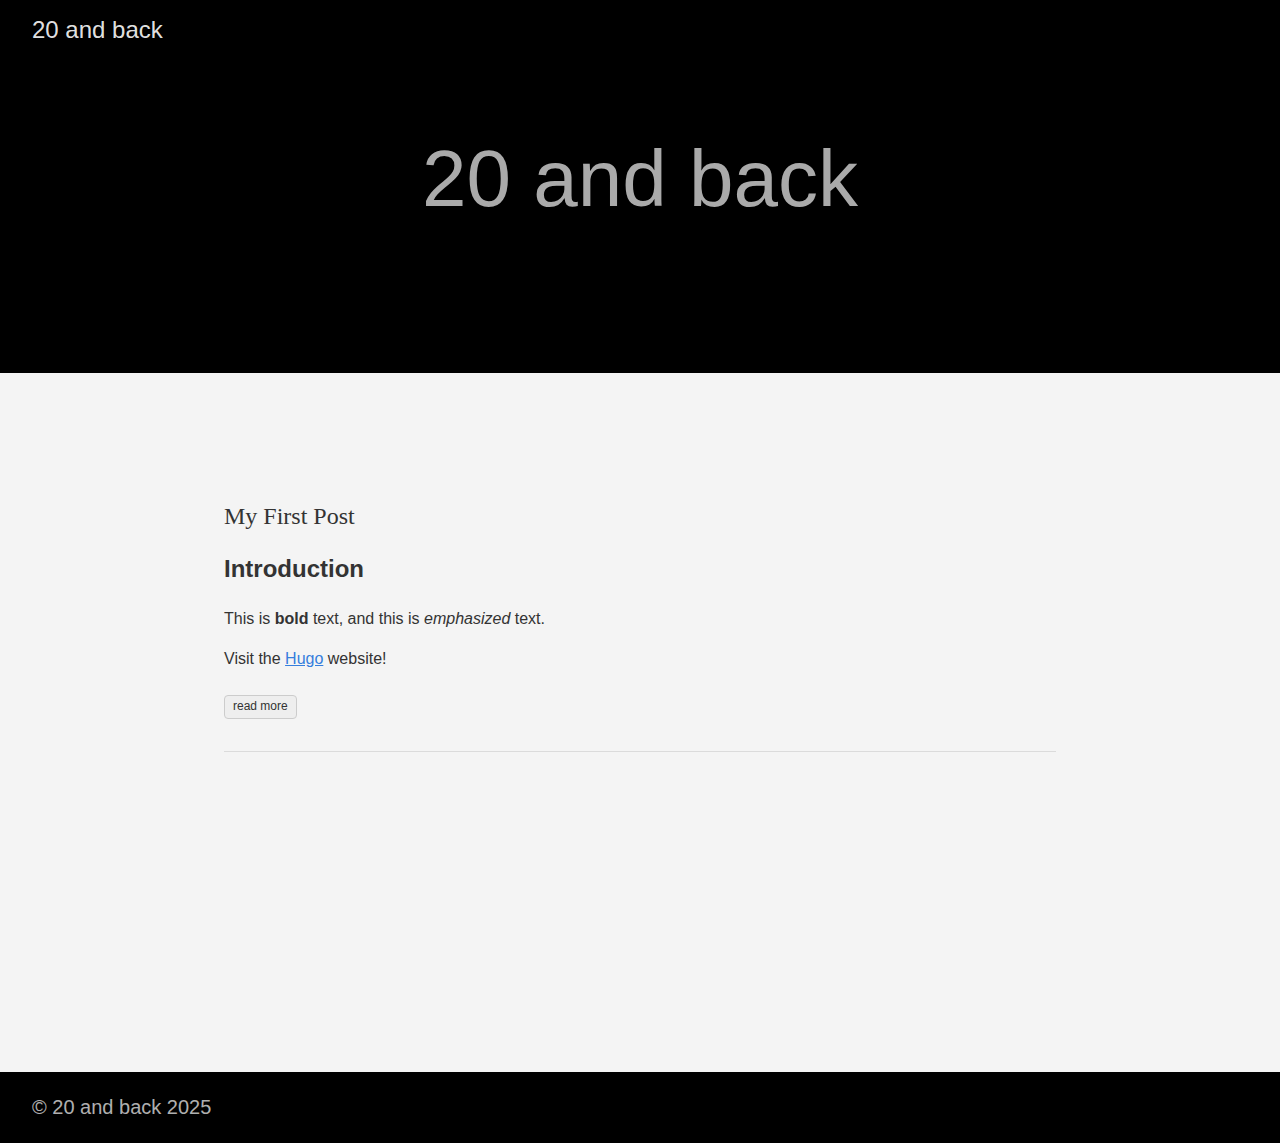
<file: index.html>
<!doctype html><html lang=en-us><head><meta charset=utf-8><meta http-equiv=X-UA-Compatible content="IE=edge,chrome=1"><title>20 and back</title>
<meta name=viewport content="width=device-width,minimum-scale=1"><meta name=description content><meta name=generator content="Hugo 0.145.0"><meta name=robots content="index, follow"><link rel=stylesheet href=/ananke/css/main.min.d05fb5f317fcf33b3a52936399bdf6f47dc776516e1692e412ec7d76f4a5faa2.css><link href=/index.xml rel=alternate type=application/rss+xml title="20 and back"><link href=/index.xml rel=feed type=application/rss+xml title="20 and back"><link rel=canonical href=https://20andback.co/><meta property="og:url" content="https://20andback.co/"><meta property="og:site_name" content="20 and back"><meta property="og:title" content="20 and back"><meta property="og:locale" content="en_us"><meta property="og:type" content="website"><meta itemprop=name content="20 and back"><meta itemprop=datePublished content="2025-04-07T11:06:50+03:00"><meta itemprop=dateModified content="2025-04-07T11:06:50+03:00"><meta name=twitter:card content="summary"><meta name=twitter:title content="20 and back"></head><body class="ma0 avenir bg-near-white production"><header><div class="pb3-m pb6-l bg-black"><nav class="pv3 ph3 ph4-ns" role=navigation><div class="flex-l center items-center justify-between"><a href=/ class="f3 fw2 hover-white white-90 dib no-underline">20 and back</a><div class="flex-l items-center"><div class=ananke-socials></div></div></div></nav><div class="tc-l pv3 ph3 ph4-ns"><h1 class="f2 f-subheadline-l fw2 light-silver mb0 lh-title">20 and back</h1></div></div></header><main class=pb7 role=main><article class="cf ph3 ph5-l pv3 pv4-l f4 tc-l center measure-wide lh-copy nested-links mid-gray"></article><div class="pa3 pa4-ns w-100 w-70-ns center"><section class="w-100 mw8"><div class="w-100 mb4 relative"><article class="bb b--black-10"><div class="db pv4 ph3 ph0-l dark-gray no-underline"><div class="flex-column flex-row-ns flex"><div class="blah w-100"><h1 class="f3 fw1 athelas mt0 lh-title"><a href=/posts/my-first-post/ class="color-inherit dim link">My First Post</a></h1><div class="f6 f5-l lh-copy nested-copy-line-height nested-links"><h2 id=introduction>Introduction</h2><p>This is <strong>bold</strong> text, and this is <em>emphasized</em> text.</p><p>Visit the <a href=https://gohugo.io>Hugo</a> website!</p></div><a href=/posts/my-first-post/ class="ba b--moon-gray bg-light-gray br2 color-inherit dib f7 hover-bg-moon-gray link mt2 ph2 pv1">read more</a></div></div></div></article></div></section></div></main><footer class="bg-black bottom-0 w-100 pa3" role=contentinfo><div class="flex justify-between"><a class="f4 fw4 hover-white white-70 dn dib-ns pv2 ph3 no-underline" href=https://20andback.co/>&copy; 20 and back 2025</a><div><div class=ananke-socials></div></div></div></footer></body></html>
</file>
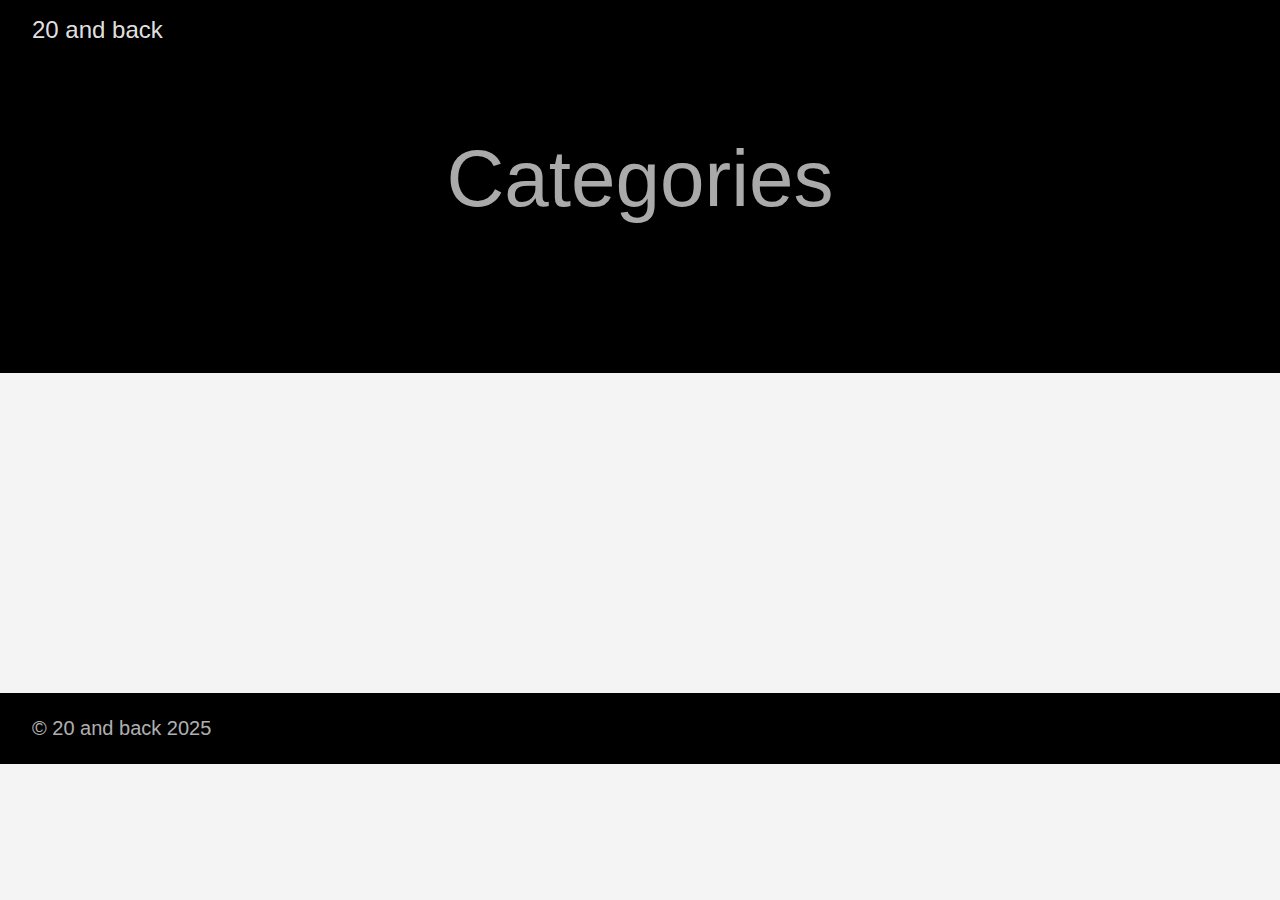
<file: categories/index.html>
<!doctype html><html lang=en-us><head><meta charset=utf-8><meta http-equiv=X-UA-Compatible content="IE=edge,chrome=1"><title>20 and back</title>
<meta name=viewport content="width=device-width,minimum-scale=1"><meta name=description content><meta name=generator content="Hugo 0.145.0"><meta name=robots content="index, follow"><link rel=stylesheet href=/ananke/css/main.min.d05fb5f317fcf33b3a52936399bdf6f47dc776516e1692e412ec7d76f4a5faa2.css><link href=/categories/index.xml rel=alternate type=application/rss+xml title="20 and back"><link href=/categories/index.xml rel=feed type=application/rss+xml title="20 and back"><link rel=canonical href=https://20andback.co/categories/><meta property="og:url" content="https://20andback.co/categories/"><meta property="og:site_name" content="20 and back"><meta property="og:title" content="Categories"><meta property="og:locale" content="en_us"><meta property="og:type" content="website"><meta itemprop=name content="Categories"><meta name=twitter:card content="summary"><meta name=twitter:title content="Categories"></head><body class="ma0 avenir bg-near-white production"><header><div class="pb3-m pb6-l bg-black"><nav class="pv3 ph3 ph4-ns" role=navigation><div class="flex-l center items-center justify-between"><a href=/ class="f3 fw2 hover-white white-90 dib no-underline">20 and back</a><div class="flex-l items-center"><div class=ananke-socials></div></div></div></nav><div class="tc-l pv3 ph3 ph4-ns"><h1 class="f2 f-subheadline-l fw2 light-silver mb0 lh-title">Categories</h1></div></div></header><main class=pb7 role=main><article class="cf pa3 pa4-m pa4-l"><div class="measure-wide-l center f4 lh-copy nested-copy-line-height nested-links mid-gray"></div></article><div class="mw8 center"><section class=ph4></section></div></main><footer class="bg-black bottom-0 w-100 pa3" role=contentinfo><div class="flex justify-between"><a class="f4 fw4 hover-white white-70 dn dib-ns pv2 ph3 no-underline" href=https://20andback.co/>&copy; 20 and back 2025</a><div><div class=ananke-socials></div></div></div></footer></body></html>
</file>
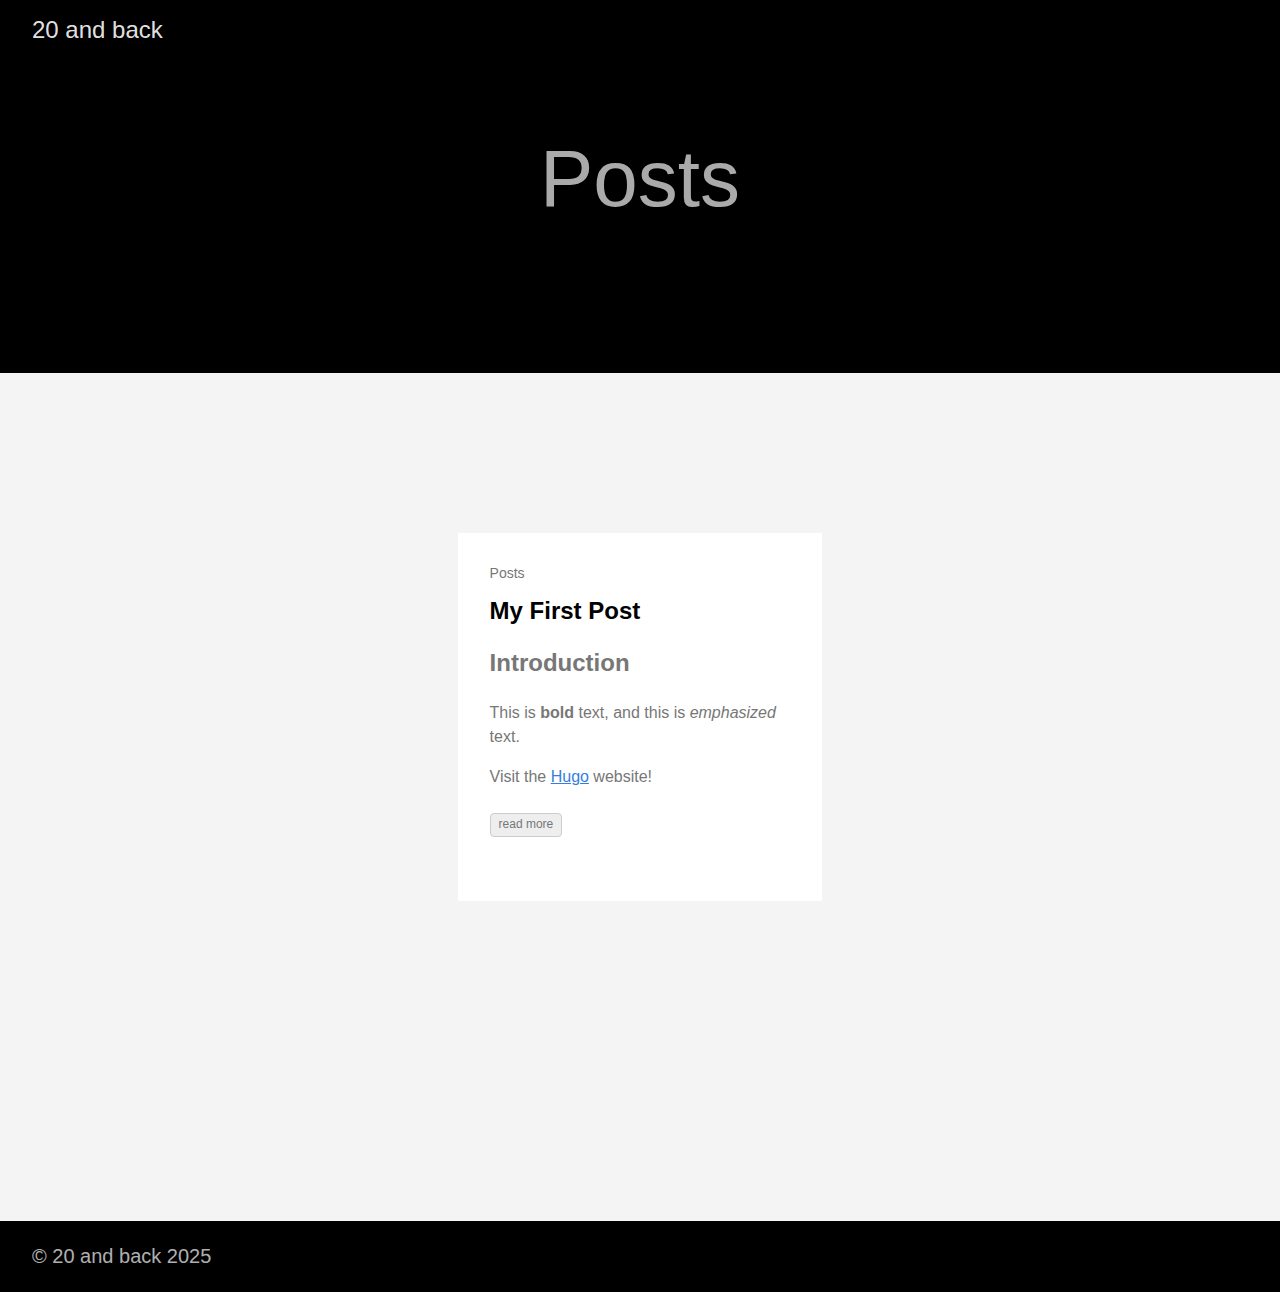
<file: posts/index.html>
<!doctype html><html lang=en-us><head><meta charset=utf-8><meta http-equiv=X-UA-Compatible content="IE=edge,chrome=1"><title>20 and back</title>
<meta name=viewport content="width=device-width,minimum-scale=1"><meta name=description content><meta name=generator content="Hugo 0.145.0"><meta name=robots content="index, follow"><link rel=stylesheet href=/ananke/css/main.min.d05fb5f317fcf33b3a52936399bdf6f47dc776516e1692e412ec7d76f4a5faa2.css><link href=/posts/index.xml rel=alternate type=application/rss+xml title="20 and back"><link href=/posts/index.xml rel=feed type=application/rss+xml title="20 and back"><link rel=canonical href=https://20andback.co/posts/><meta property="og:url" content="https://20andback.co/posts/"><meta property="og:site_name" content="20 and back"><meta property="og:title" content="Posts"><meta property="og:locale" content="en_us"><meta property="og:type" content="website"><meta itemprop=name content="Posts"><meta itemprop=datePublished content="2025-04-07T11:06:50+03:00"><meta itemprop=dateModified content="2025-04-07T11:06:50+03:00"><meta name=twitter:card content="summary"><meta name=twitter:title content="Posts"></head><body class="ma0 avenir bg-near-white production"><header><div class="pb3-m pb6-l bg-black"><nav class="pv3 ph3 ph4-ns" role=navigation><div class="flex-l center items-center justify-between"><a href=/ class="f3 fw2 hover-white white-90 dib no-underline">20 and back</a><div class="flex-l items-center"><div class=ananke-socials></div></div></div></nav><div class="tc-l pv3 ph3 ph4-ns"><h1 class="f2 f-subheadline-l fw2 light-silver mb0 lh-title">Posts</h1></div></div></header><main class=pb7 role=main><article class="pa3 pa4-ns nested-copy-line-height"><section class="cf ph3 ph5-l pv3 pv4-l f4 tc-l center measure-wide lh-copy nested-links mid-gray"></section><section class="flex-ns mt5 flex-wrap justify-around"><div class="w-100 w-30-l mb4 relative bg-white"><div class="w-100 mb4 nested-copy-line-height relative bg-white"><div class="mb3 pa4 gray overflow-hidden bg-white"><span class="f6 db">Posts</span><h1 class="f3 near-black"><a href=/posts/my-first-post/ class="link black dim">My First Post</a></h1><div class="nested-links f5 lh-copy nested-copy-line-height"><h2 id=introduction>Introduction</h2><p>This is <strong>bold</strong> text, and this is <em>emphasized</em> text.</p><p>Visit the <a href=https://gohugo.io>Hugo</a> website!</p></div><a href=/posts/my-first-post/ class="ba b--moon-gray bg-light-gray br2 color-inherit dib f7 hover-bg-moon-gray link mt2 ph2 pv1">read more</a></div></div></div></section></article></main><footer class="bg-black bottom-0 w-100 pa3" role=contentinfo><div class="flex justify-between"><a class="f4 fw4 hover-white white-70 dn dib-ns pv2 ph3 no-underline" href=https://20andback.co/>&copy; 20 and back 2025</a><div><div class=ananke-socials></div></div></div></footer></body></html>
</file>
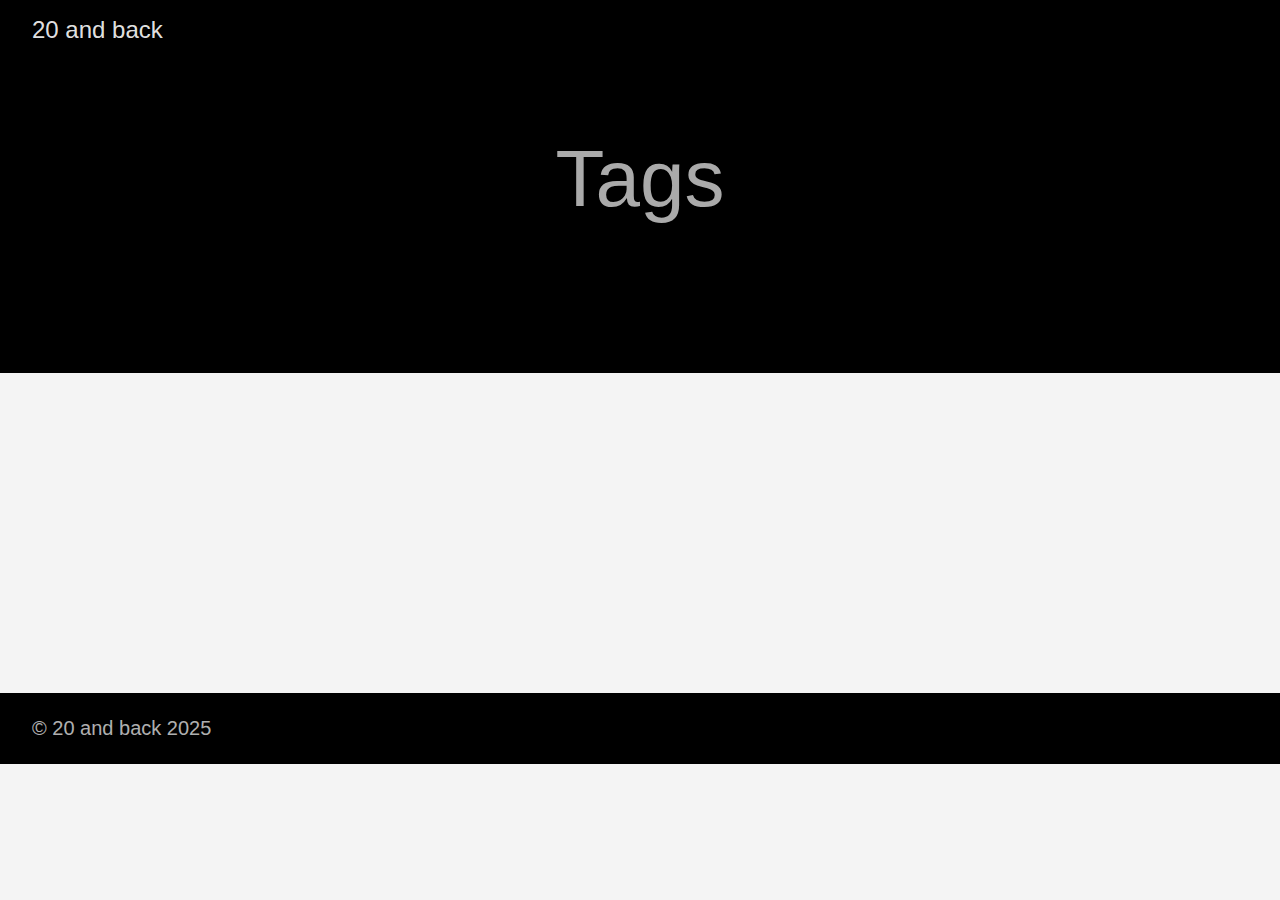
<file: tags/index.html>
<!doctype html><html lang=en-us><head><meta charset=utf-8><meta http-equiv=X-UA-Compatible content="IE=edge,chrome=1"><title>20 and back</title>
<meta name=viewport content="width=device-width,minimum-scale=1"><meta name=description content><meta name=generator content="Hugo 0.145.0"><meta name=robots content="index, follow"><link rel=stylesheet href=/ananke/css/main.min.d05fb5f317fcf33b3a52936399bdf6f47dc776516e1692e412ec7d76f4a5faa2.css><link href=/tags/index.xml rel=alternate type=application/rss+xml title="20 and back"><link href=/tags/index.xml rel=feed type=application/rss+xml title="20 and back"><link rel=canonical href=https://20andback.co/tags/><meta property="og:url" content="https://20andback.co/tags/"><meta property="og:site_name" content="20 and back"><meta property="og:title" content="Tags"><meta property="og:locale" content="en_us"><meta property="og:type" content="website"><meta itemprop=name content="Tags"><meta name=twitter:card content="summary"><meta name=twitter:title content="Tags"></head><body class="ma0 avenir bg-near-white production"><header><div class="pb3-m pb6-l bg-black"><nav class="pv3 ph3 ph4-ns" role=navigation><div class="flex-l center items-center justify-between"><a href=/ class="f3 fw2 hover-white white-90 dib no-underline">20 and back</a><div class="flex-l items-center"><div class=ananke-socials></div></div></div></nav><div class="tc-l pv3 ph3 ph4-ns"><h1 class="f2 f-subheadline-l fw2 light-silver mb0 lh-title">Tags</h1></div></div></header><main class=pb7 role=main><article class="cf pa3 pa4-m pa4-l"><div class="measure-wide-l center f4 lh-copy nested-copy-line-height nested-links mid-gray"></div></article><div class="mw8 center"><section class=ph4></section></div></main><footer class="bg-black bottom-0 w-100 pa3" role=contentinfo><div class="flex justify-between"><a class="f4 fw4 hover-white white-70 dn dib-ns pv2 ph3 no-underline" href=https://20andback.co/>&copy; 20 and back 2025</a><div><div class=ananke-socials></div></div></div></footer></body></html>
</file>
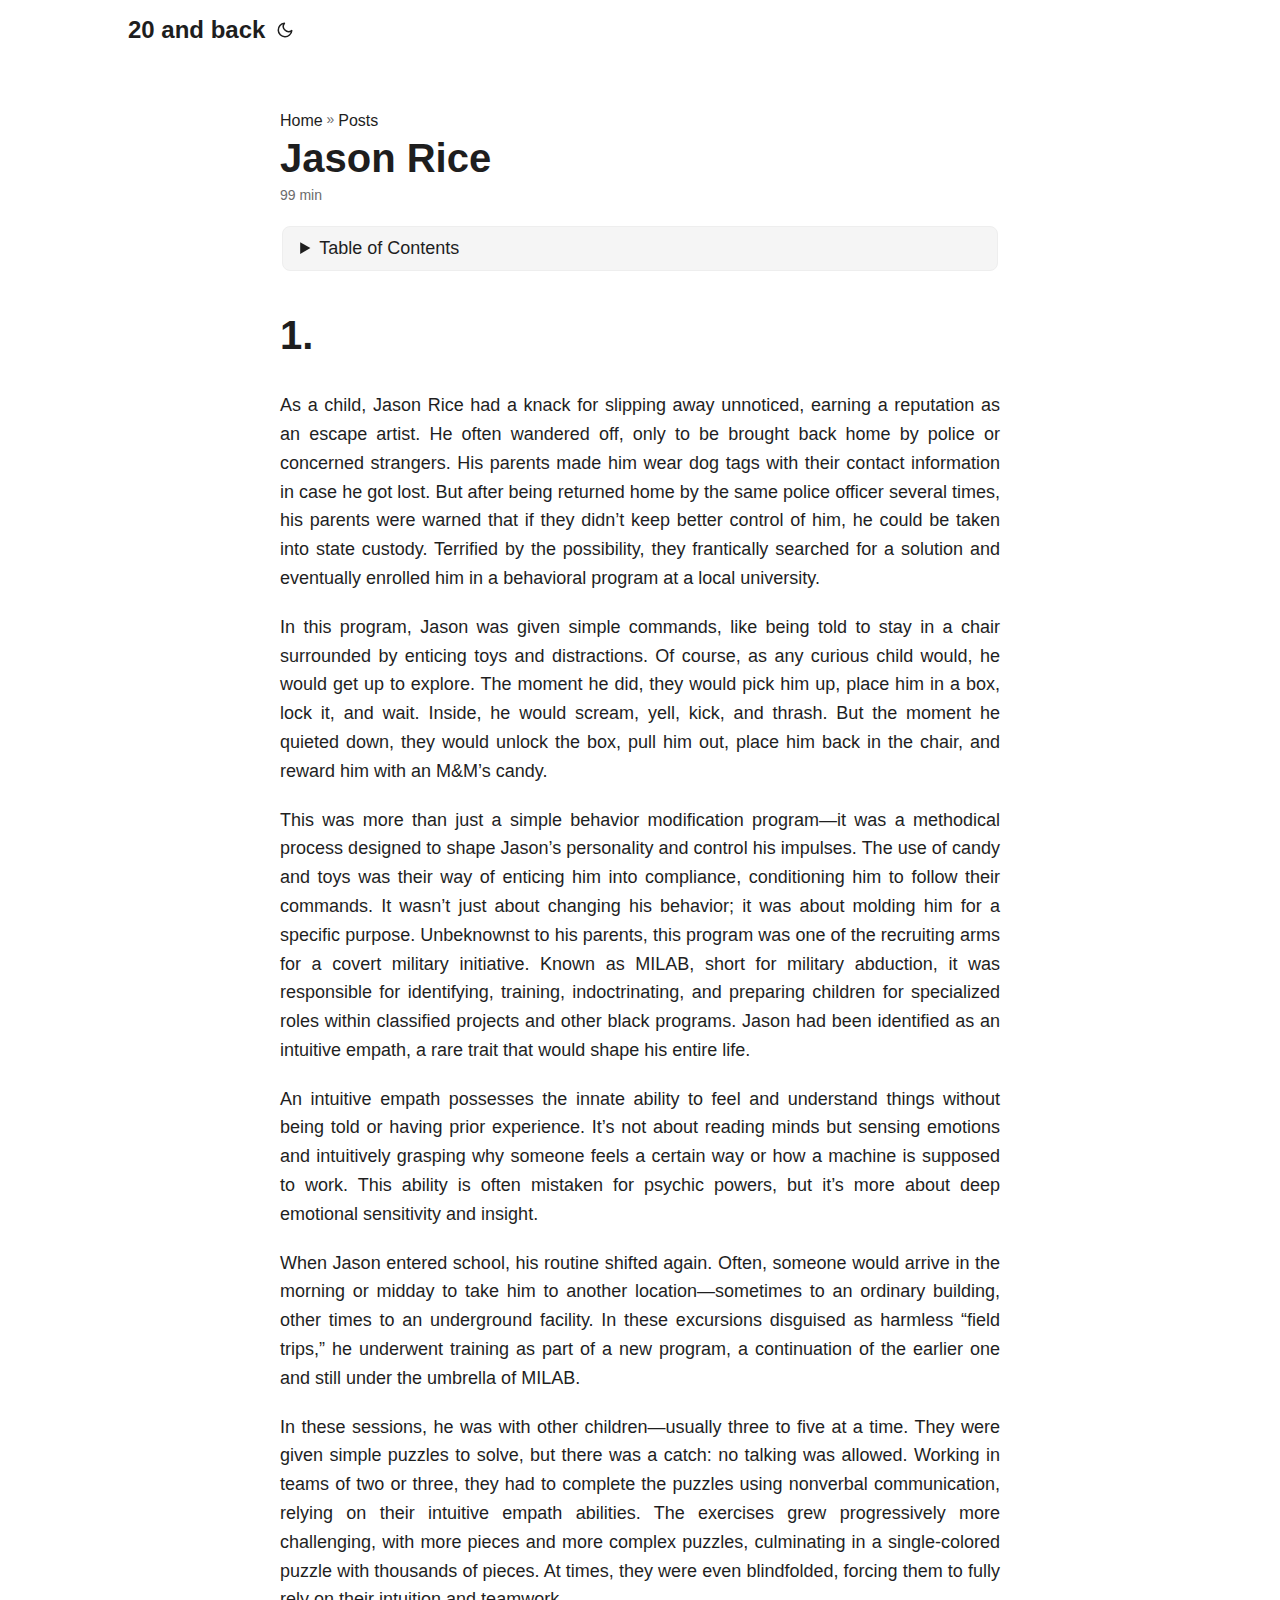
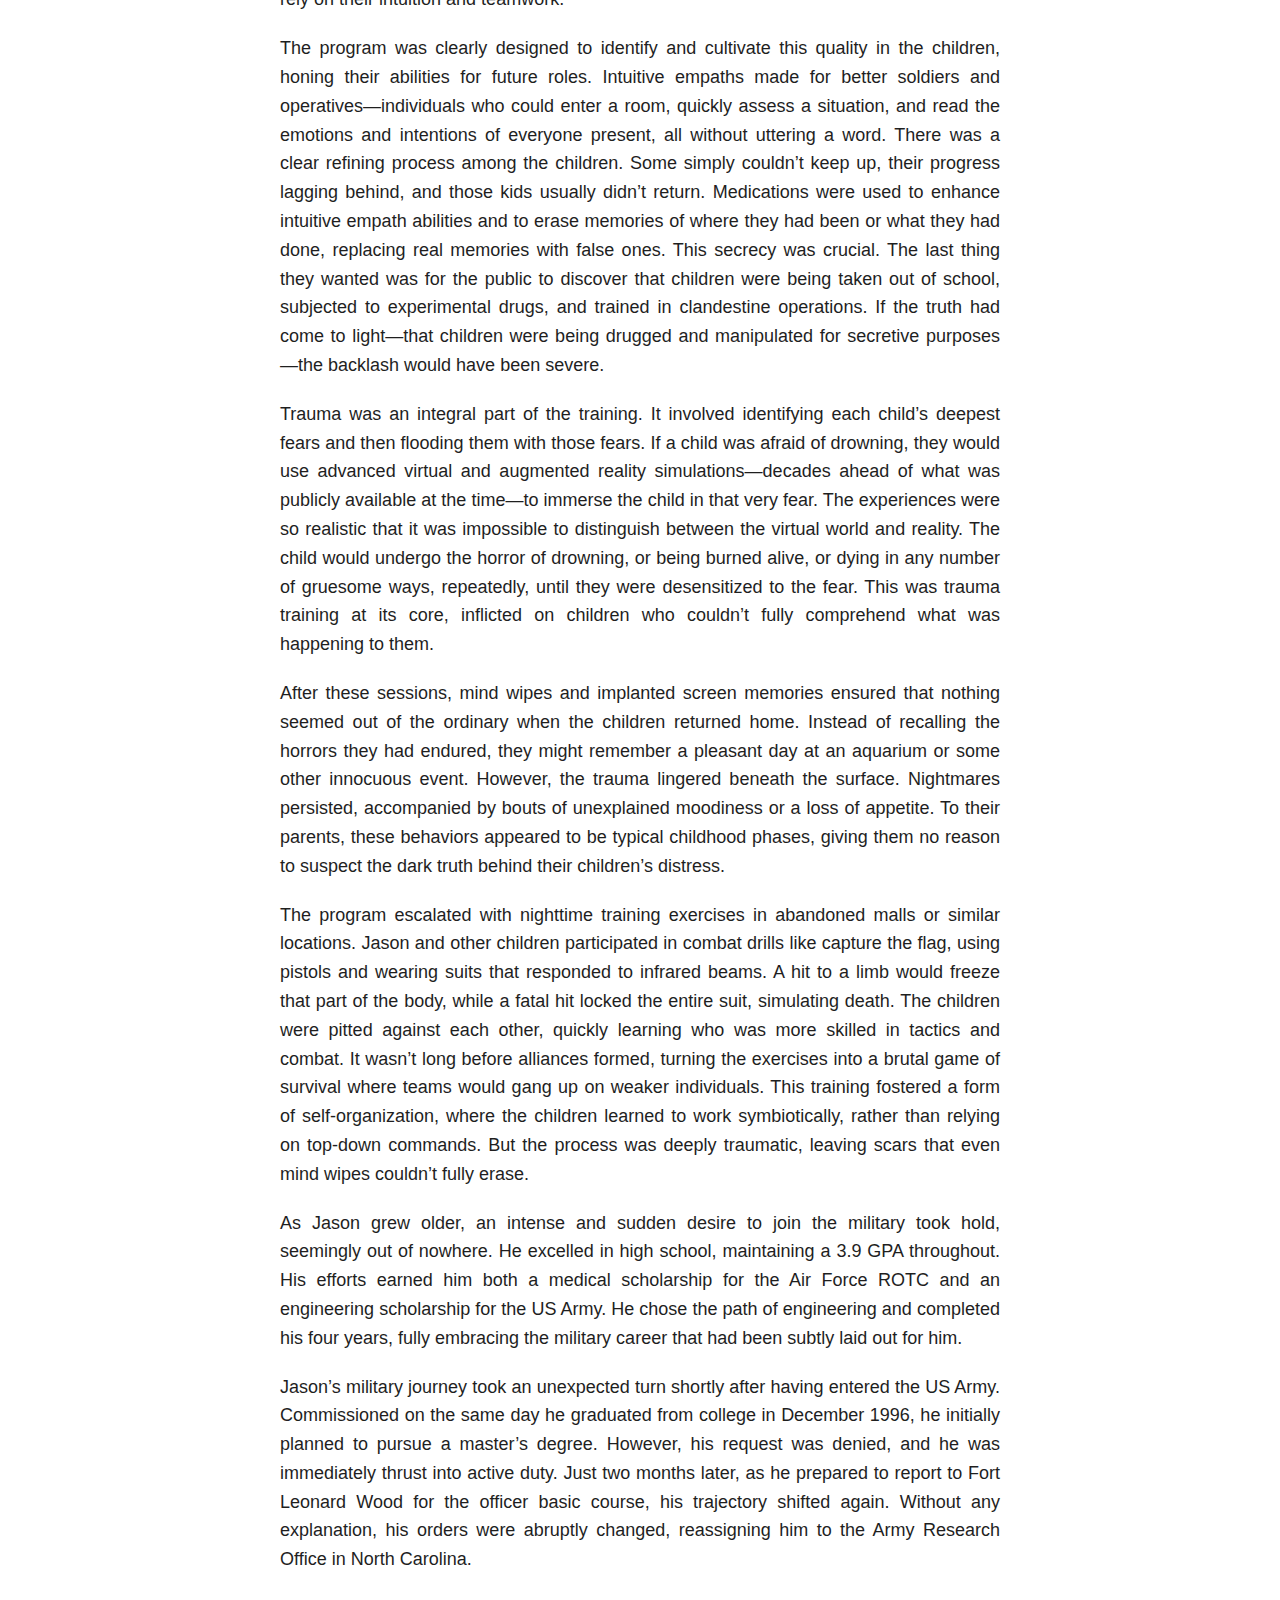
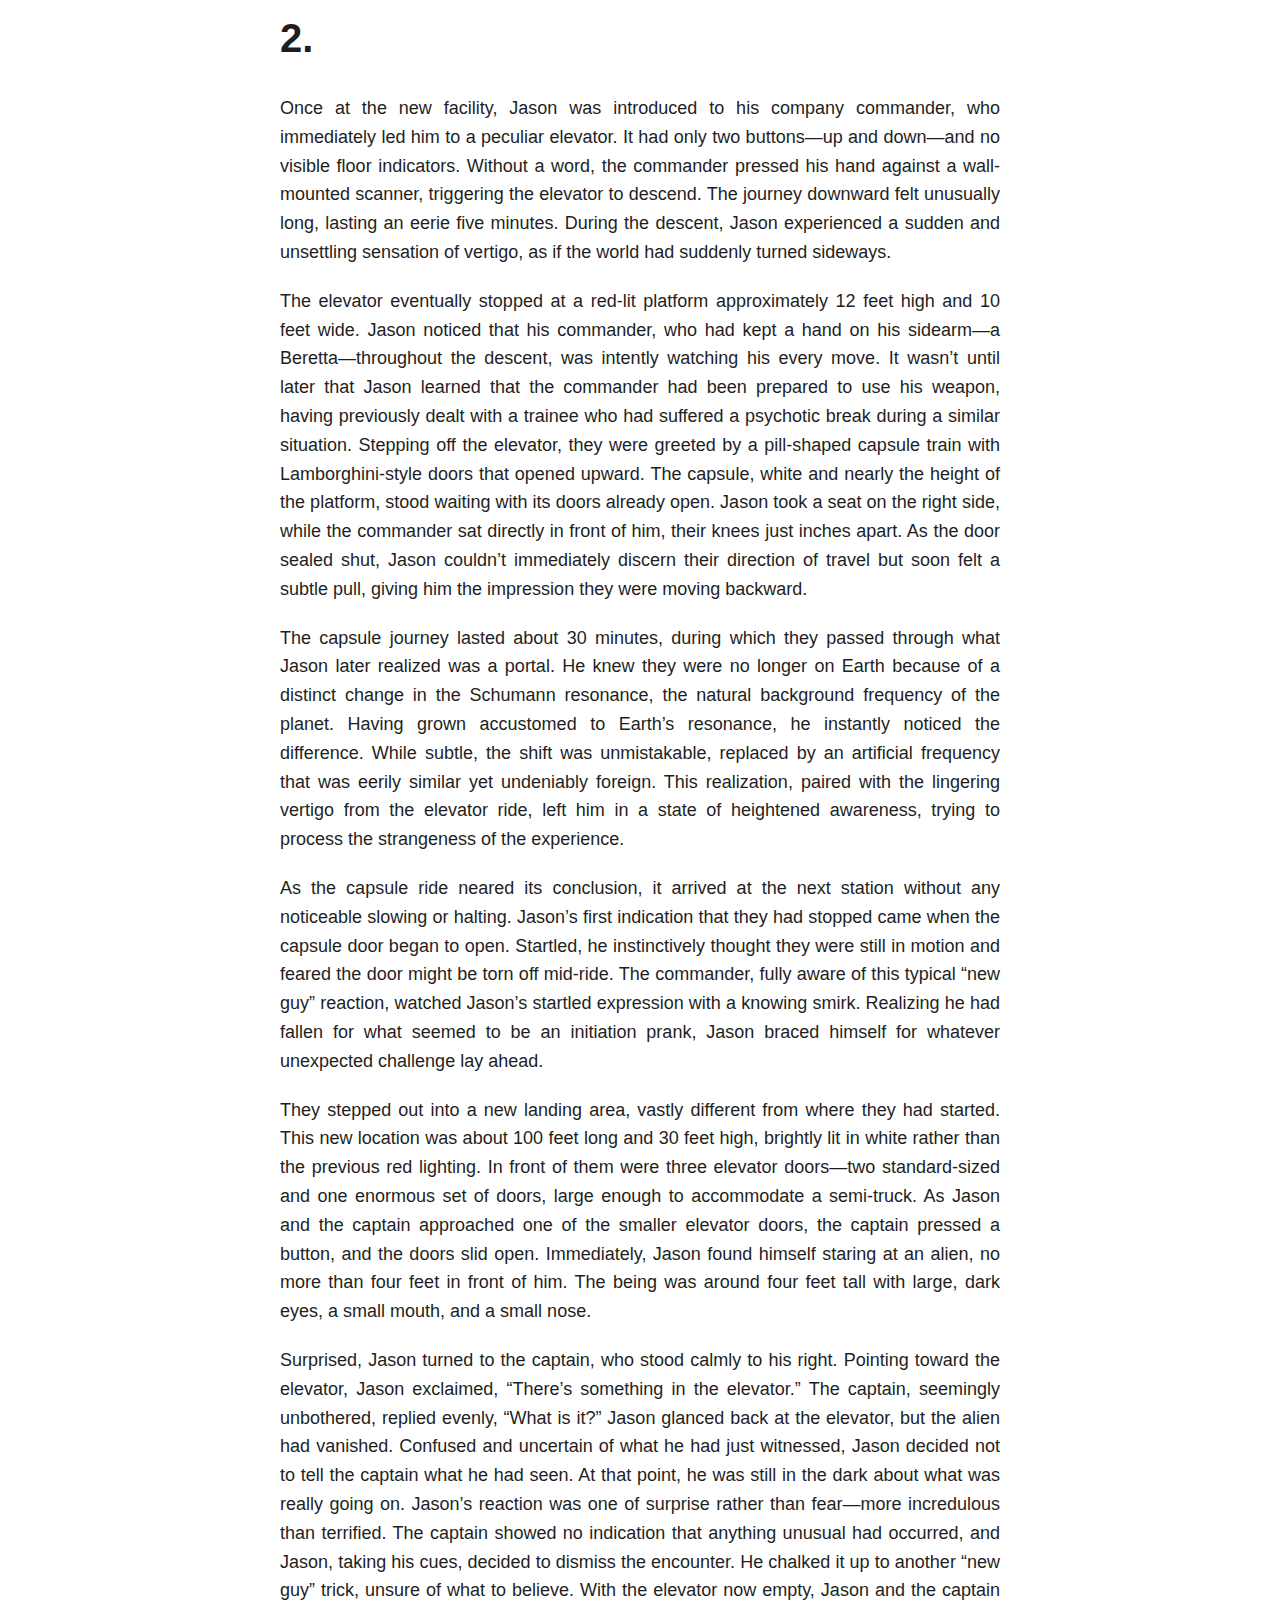
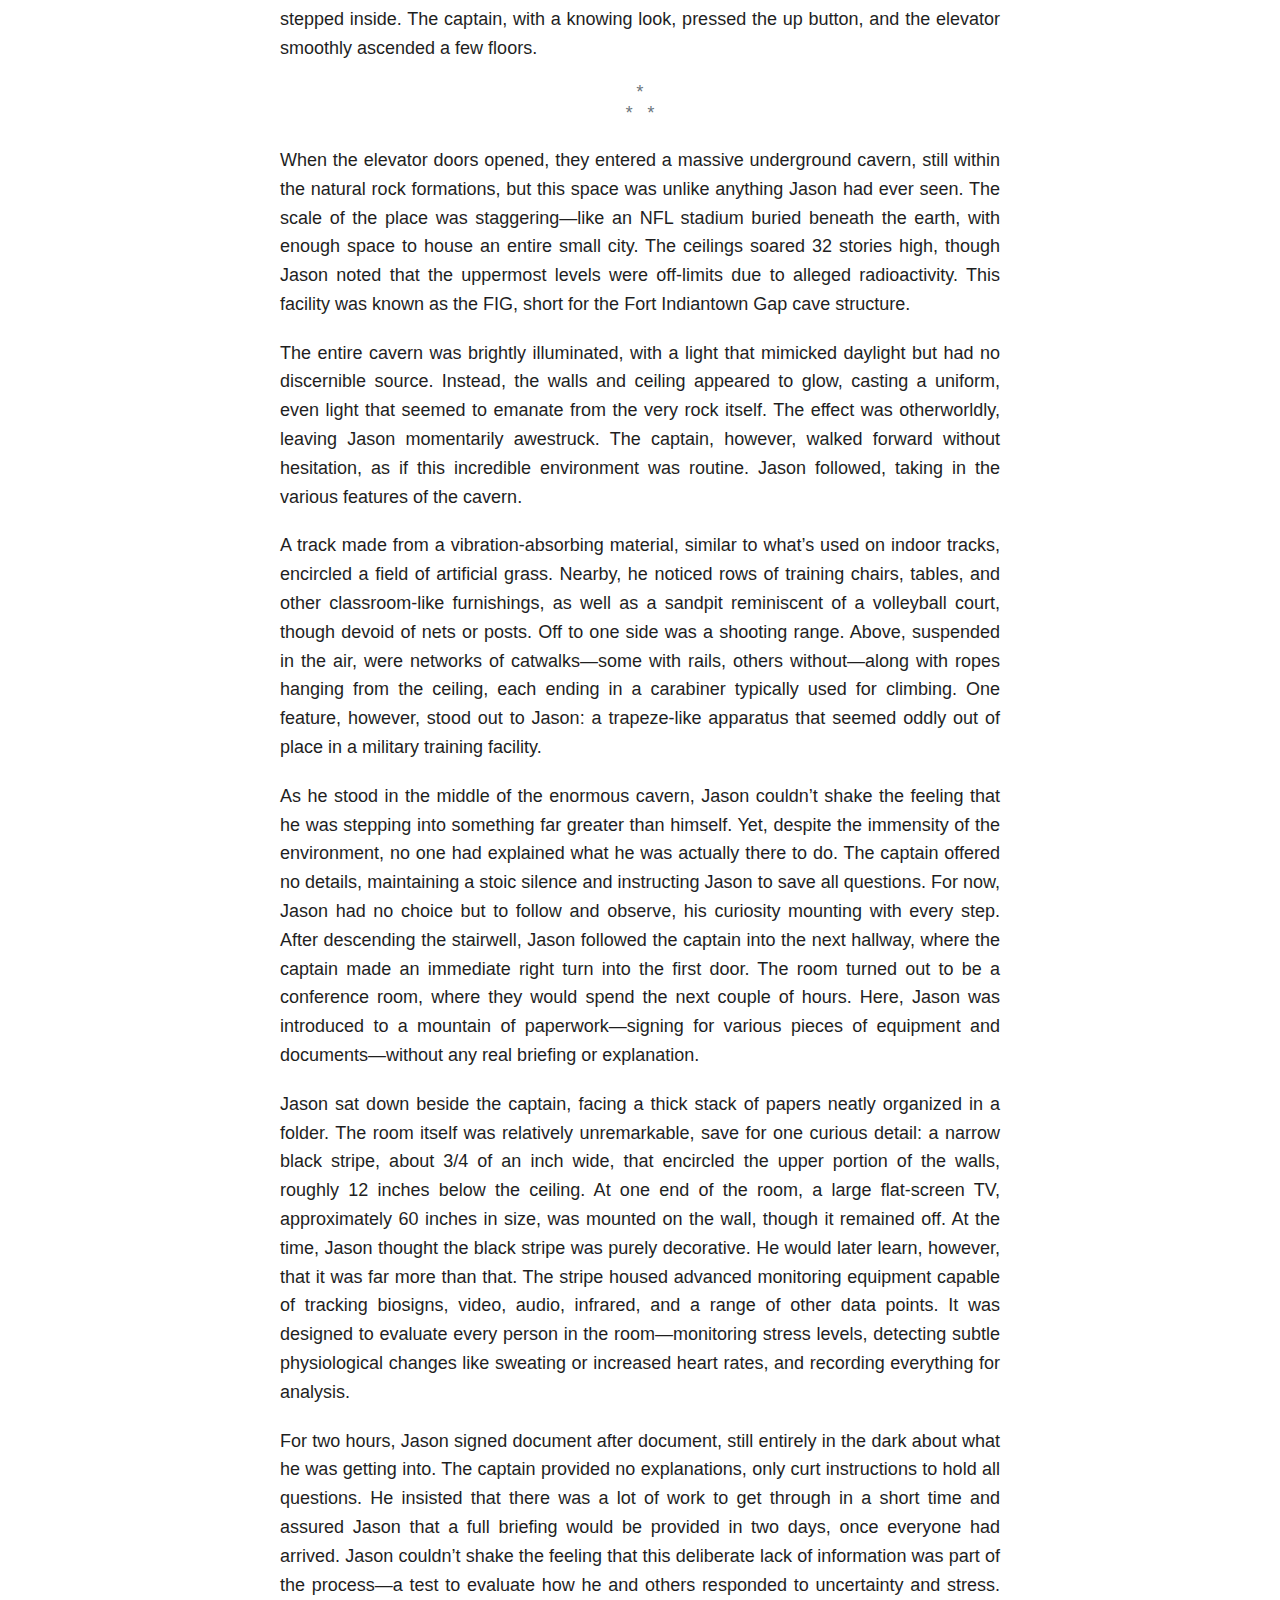
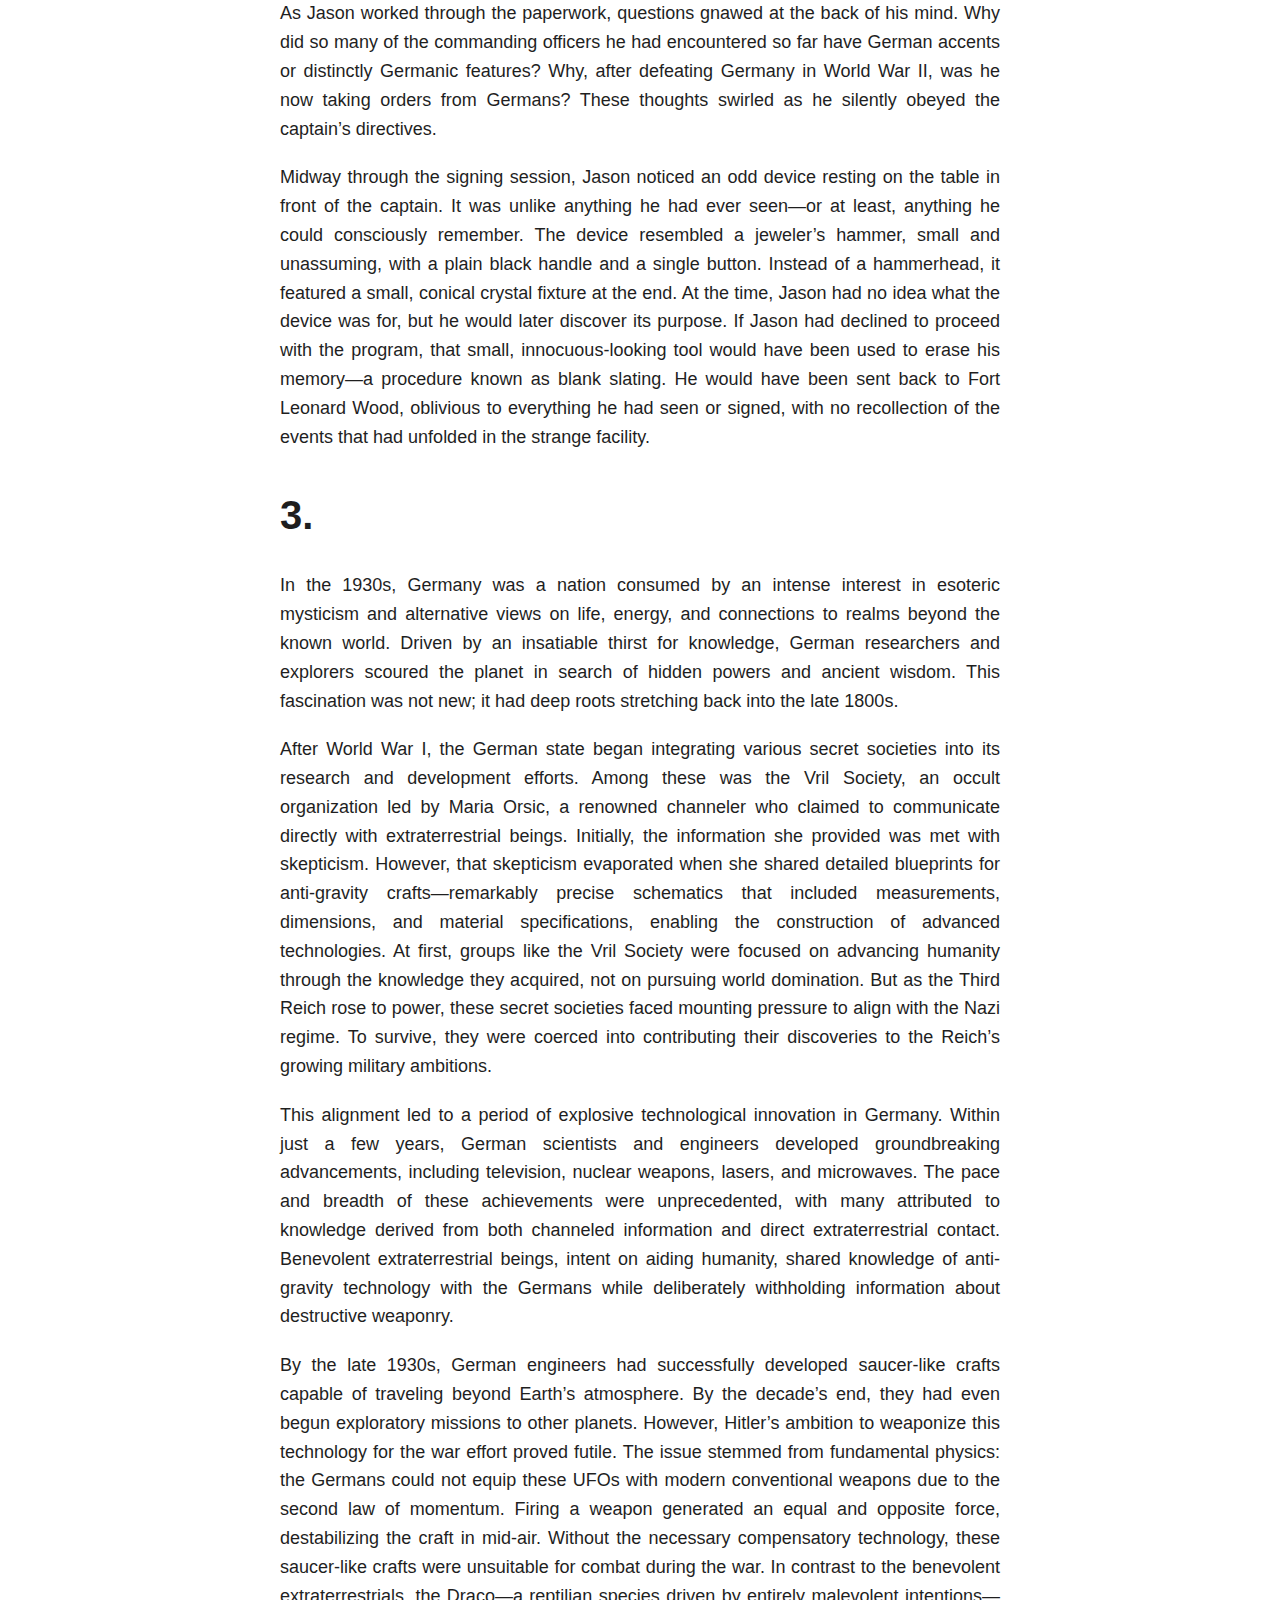
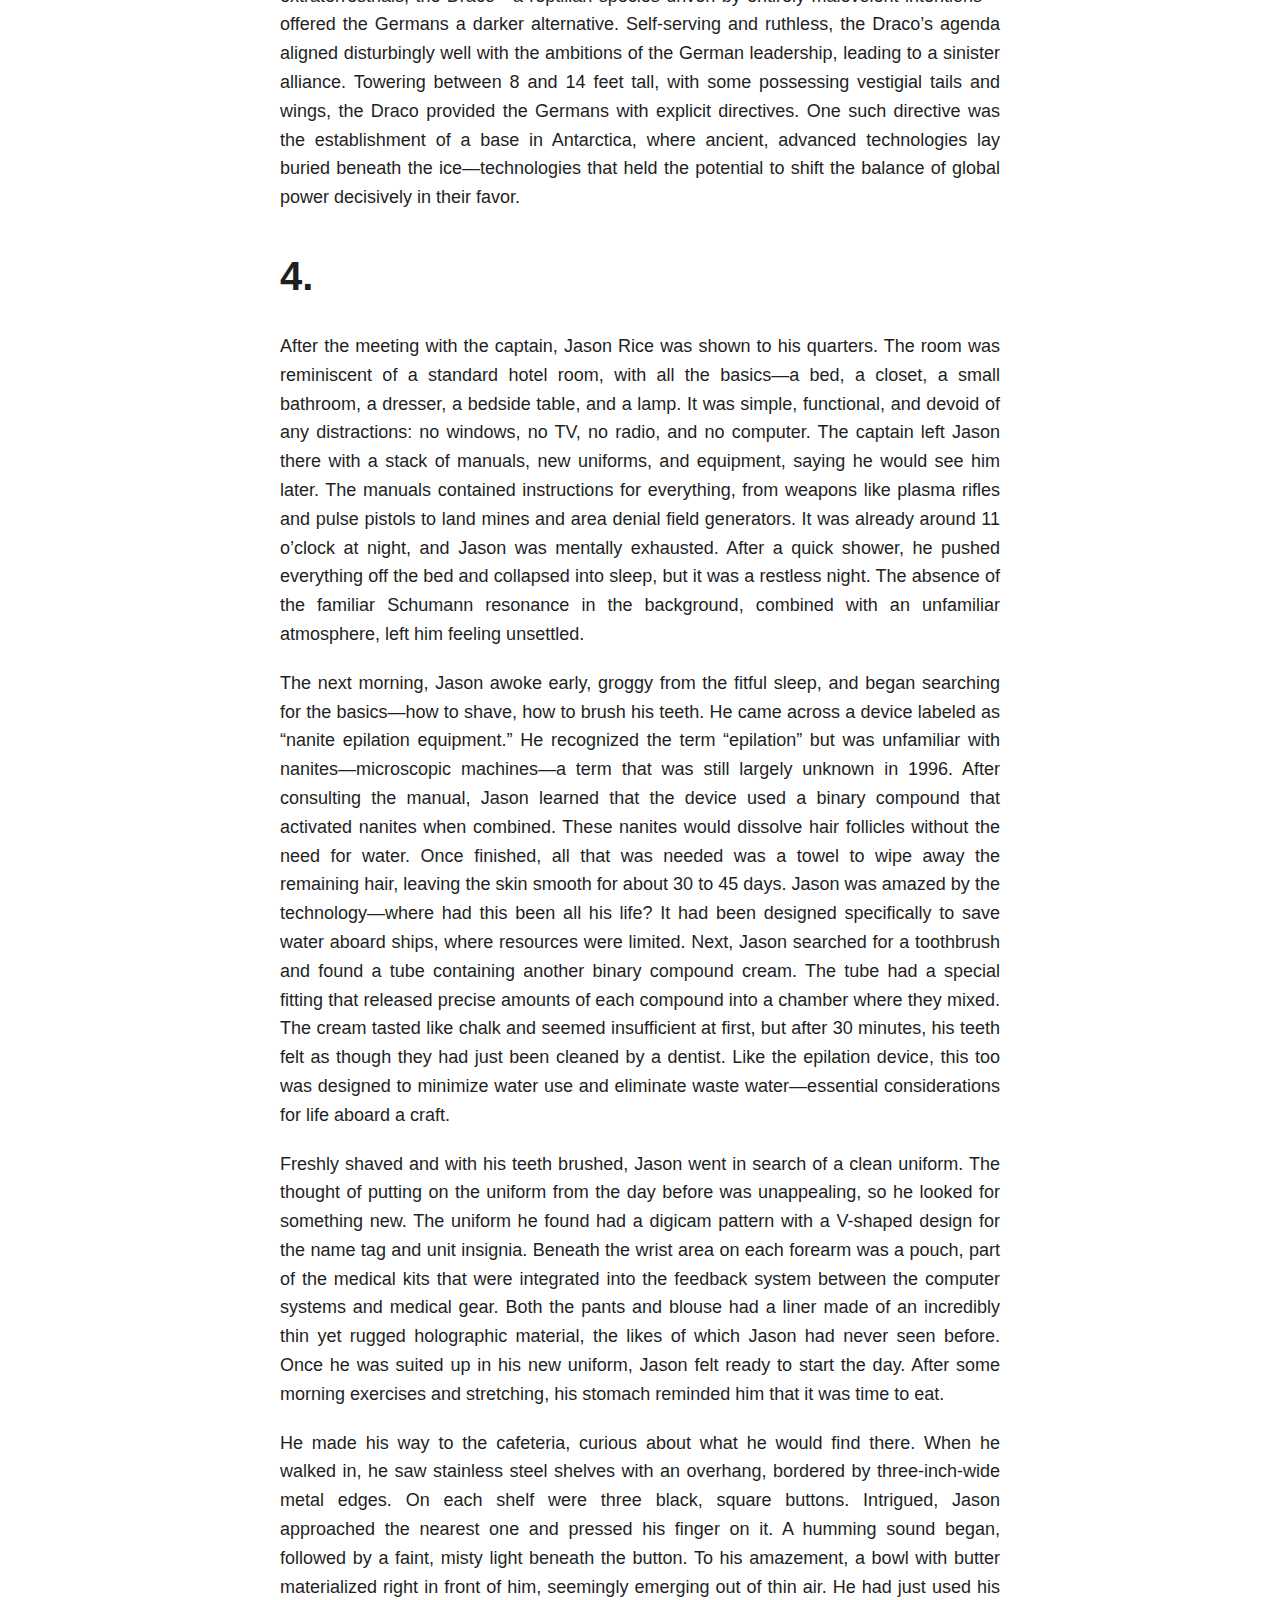
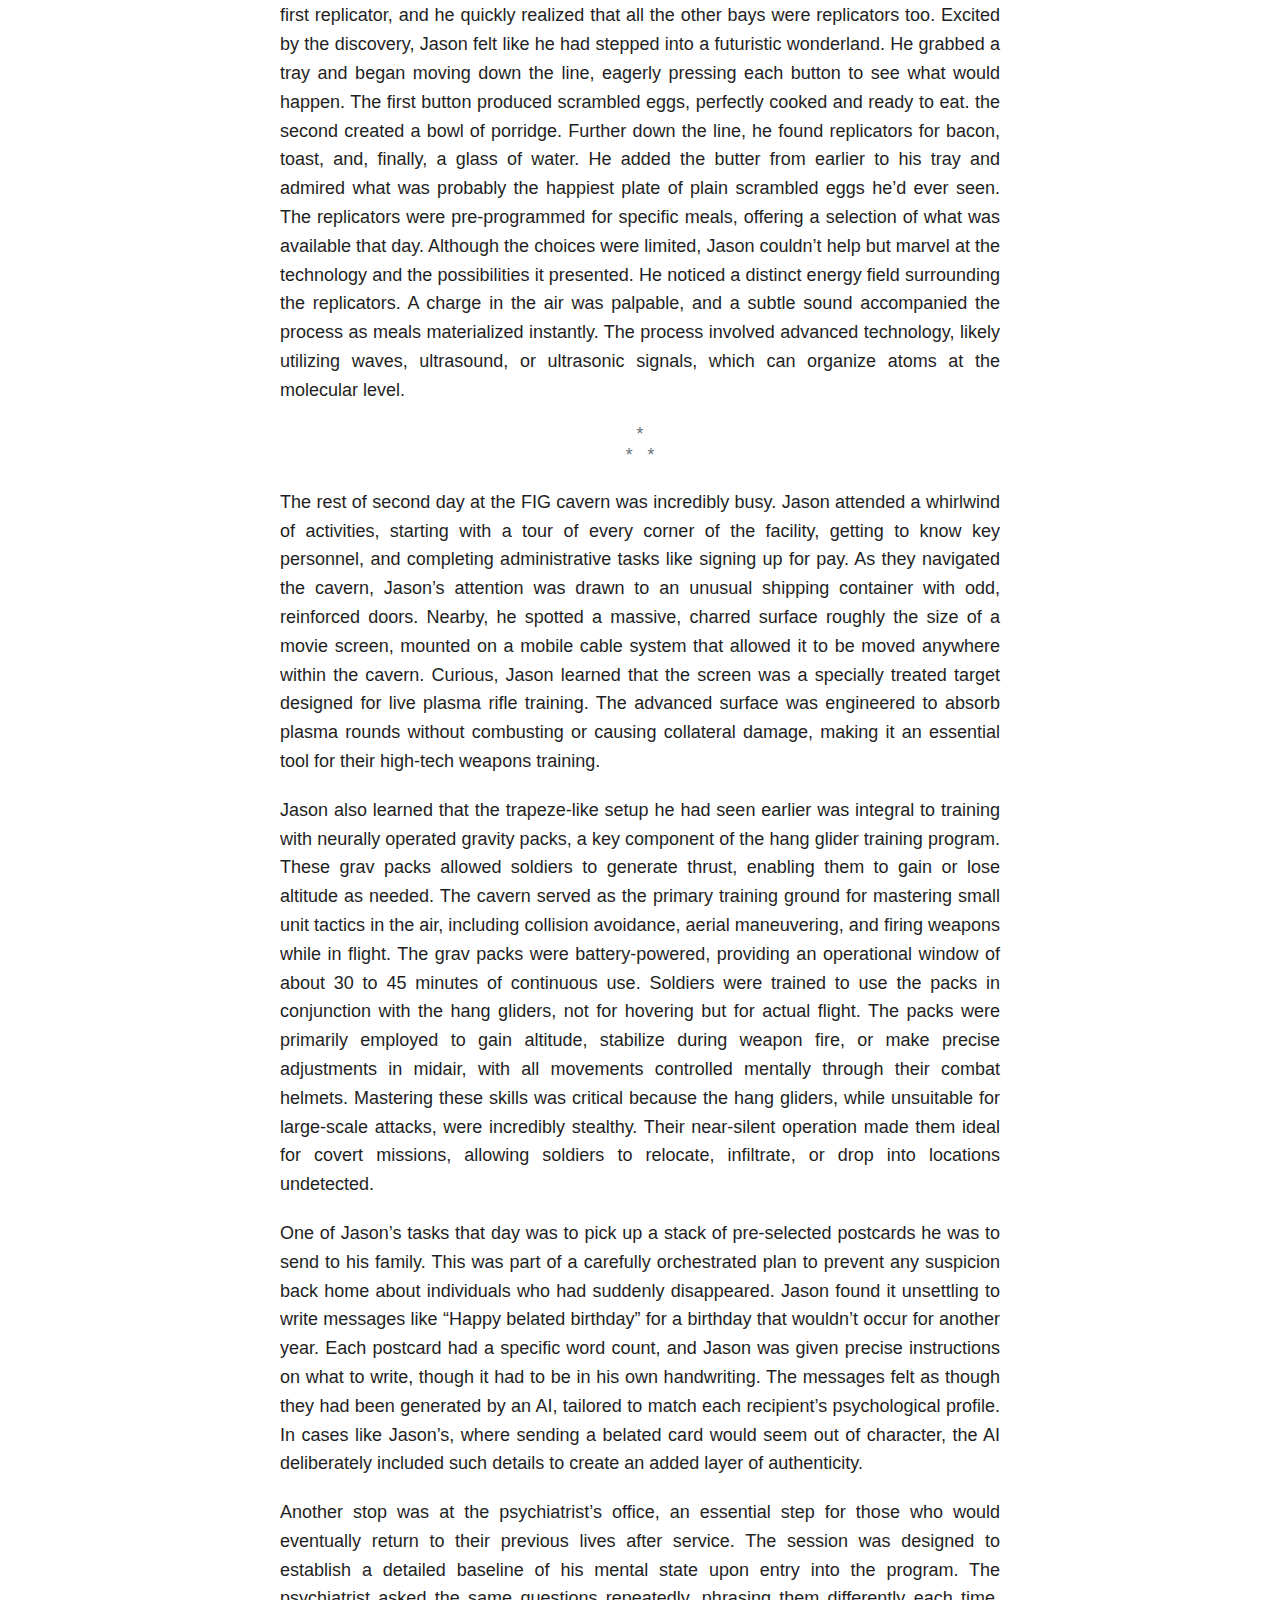
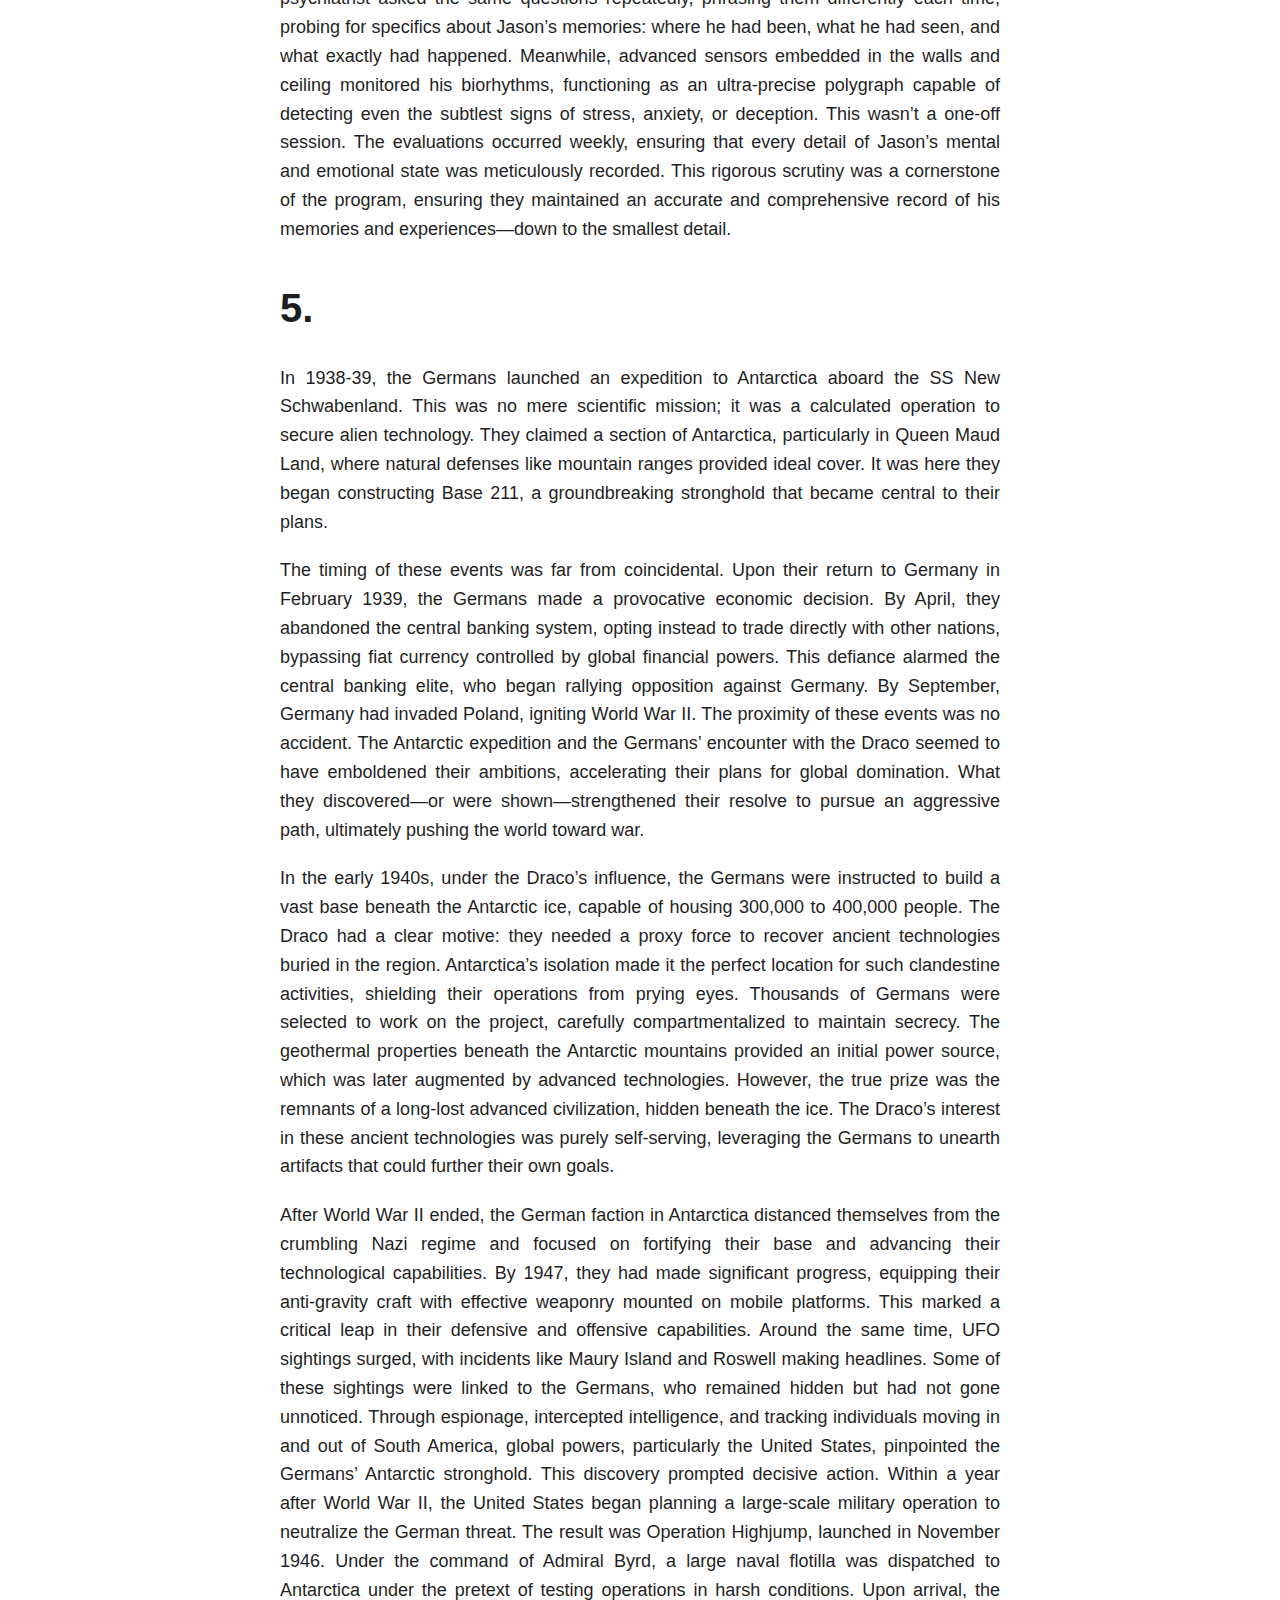
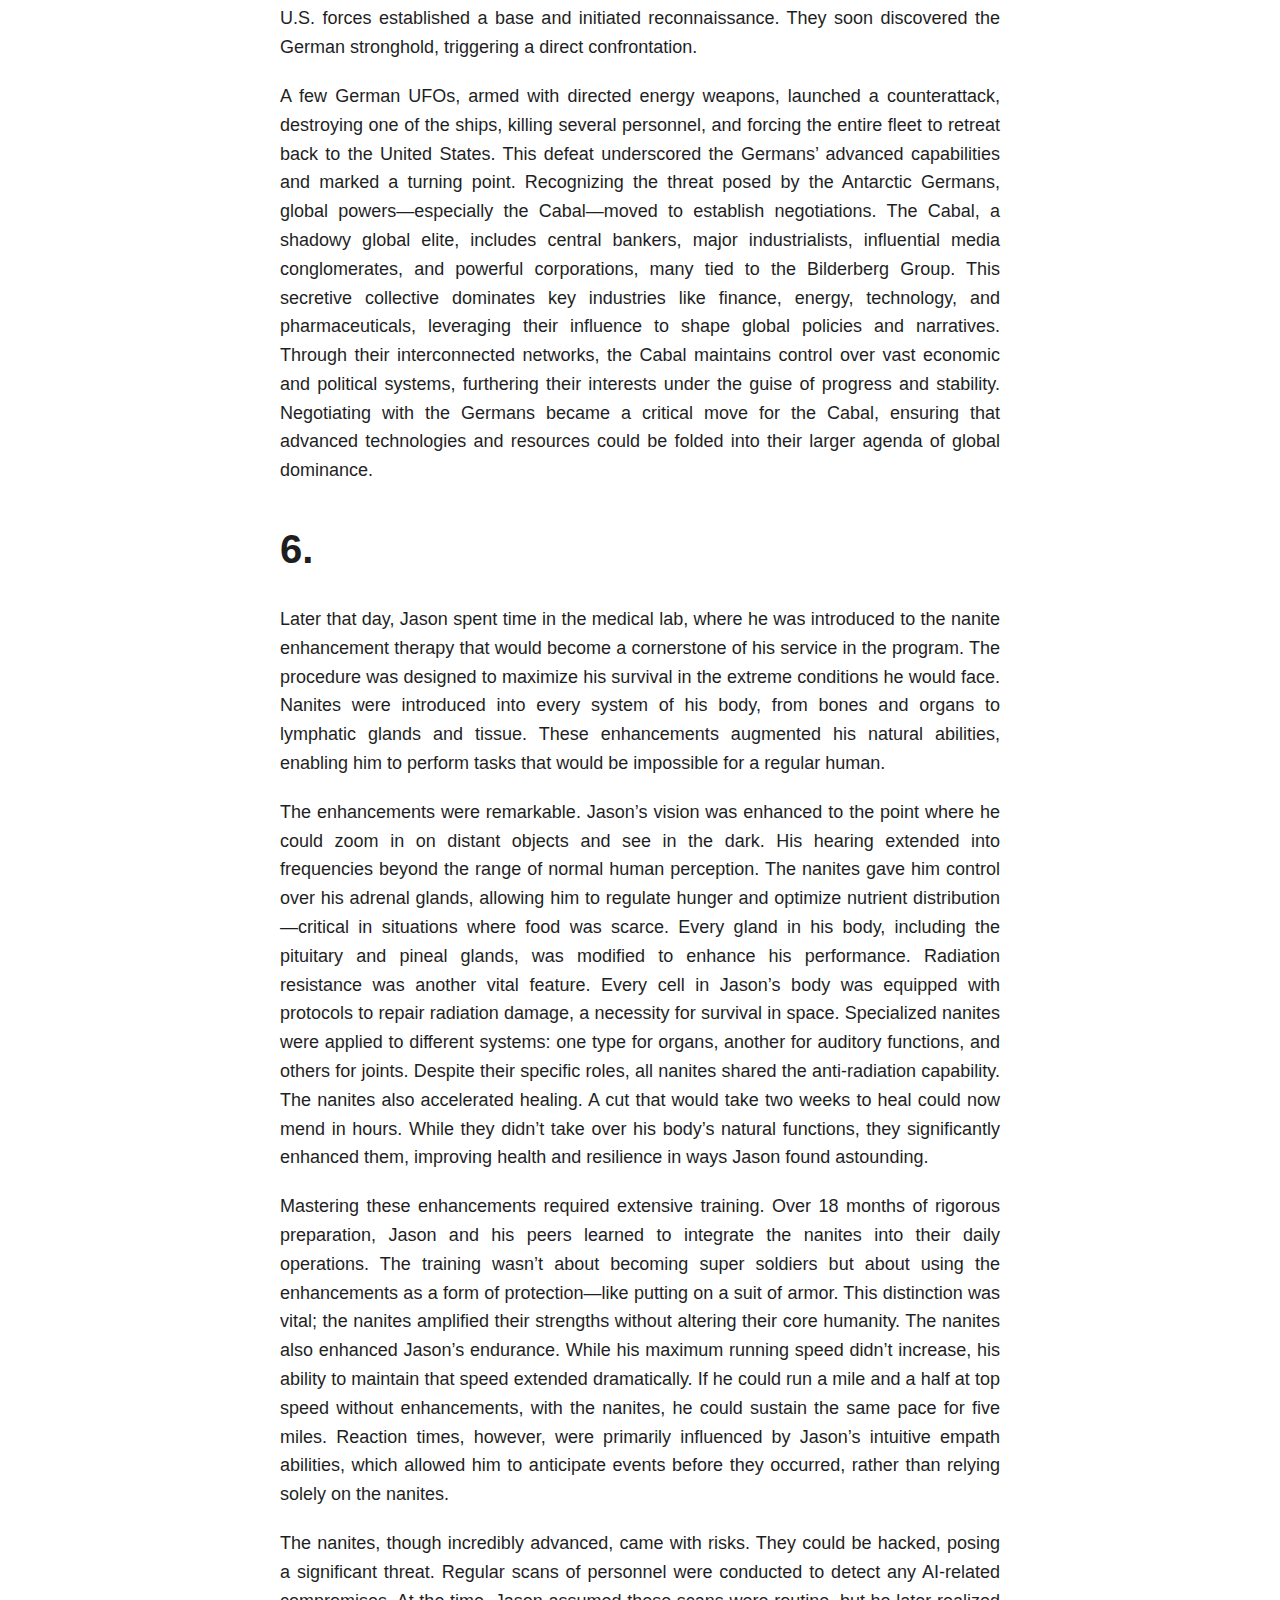
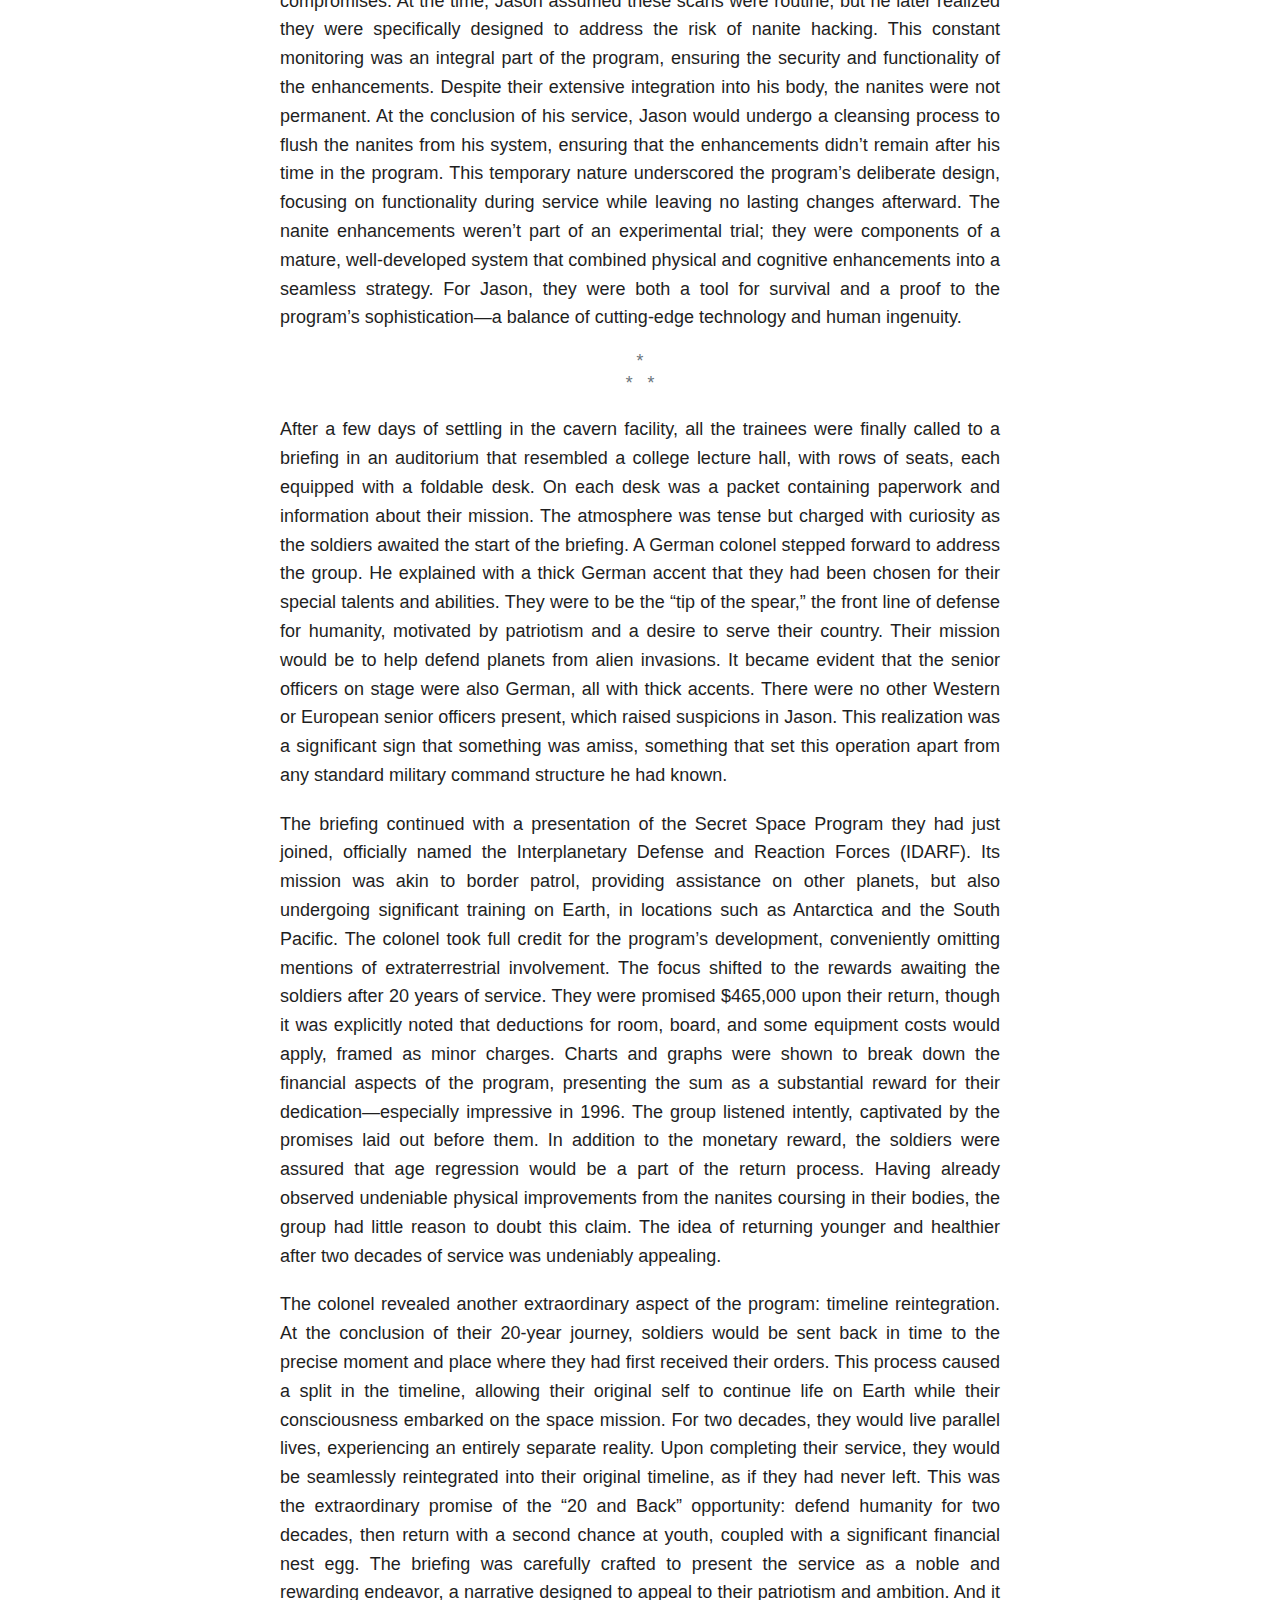
<file: posts/jason-rice/index.html>
<!doctype html><html lang=en dir=auto><head><meta charset=utf-8><meta http-equiv=X-UA-Compatible content="IE=edge"><meta name=viewport content="width=device-width,initial-scale=1,shrink-to-fit=no"><meta name=robots content="index, follow"><title>Jason Rice | 20 and back</title>
<meta name=keywords content><meta name=description content="1.
As a child, Jason Rice had a knack for slipping away unnoticed, earning a reputation as an escape artist. He often wandered off, only to be brought back home by police or concerned strangers. His parents made him wear dog tags with their contact information in case he got lost. But after being returned home by the same police officer several times, his parents were warned that if they didn&rsquo;t keep better control of him, he could be taken into state custody. Terrified by the possibility, they frantically searched for a solution and eventually enrolled him in a behavioral program at a local university."><meta name=author content><link rel=canonical href=https://20andback.co/posts/jason-rice/><link crossorigin=anonymous href=/assets/css/stylesheet.143fe8fe18704540ccfc074048af9a2ad0833452c653ac7108db287cea753616.css integrity="sha256-FD/o/hhwRUDM/AdASK+aKtCDNFLGU6xxCNsofOp1NhY=" rel="preload stylesheet" as=style><link rel=icon href=https://20andback.co/favicon.ico><link rel=icon type=image/png sizes=16x16 href=https://20andback.co/favicon-16x16.png><link rel=icon type=image/png sizes=32x32 href=https://20andback.co/favicon-32x32.png><link rel=apple-touch-icon href=https://20andback.co/apple-touch-icon.png><link rel=mask-icon href=https://20andback.co/safari-pinned-tab.svg><meta name=theme-color content="#2e2e33"><meta name=msapplication-TileColor content="#2e2e33"><link rel=alternate hreflang=en href=https://20andback.co/posts/jason-rice/><noscript><style>#theme-toggle,.top-link{display:none}</style><style>@media(prefers-color-scheme:dark){:root{--theme:rgb(29, 30, 32);--entry:rgb(46, 46, 51);--primary:rgb(218, 218, 219);--secondary:rgb(155, 156, 157);--tertiary:rgb(65, 66, 68);--content:rgb(196, 196, 197);--code-block-bg:rgb(46, 46, 51);--code-bg:rgb(55, 56, 62);--border:rgb(51, 51, 51)}.list{background:var(--theme)}.list:not(.dark)::-webkit-scrollbar-track{background:0 0}.list:not(.dark)::-webkit-scrollbar-thumb{border-color:var(--theme)}}</style></noscript><meta property="og:url" content="https://20andback.co/posts/jason-rice/"><meta property="og:site_name" content="20 and back"><meta property="og:title" content="Jason Rice"><meta property="og:description" content="1. As a child, Jason Rice had a knack for slipping away unnoticed, earning a reputation as an escape artist. He often wandered off, only to be brought back home by police or concerned strangers. His parents made him wear dog tags with their contact information in case he got lost. But after being returned home by the same police officer several times, his parents were warned that if they didn’t keep better control of him, he could be taken into state custody. Terrified by the possibility, they frantically searched for a solution and eventually enrolled him in a behavioral program at a local university."><meta property="og:locale" content="en-us"><meta property="og:type" content="article"><meta property="article:section" content="posts"><meta property="og:image" content="https://20andback.co/images/papermod-cover.png"><meta name=twitter:card content="summary_large_image"><meta name=twitter:image content="https://20andback.co/images/papermod-cover.png"><meta name=twitter:title content="Jason Rice"><meta name=twitter:description content="1.
As a child, Jason Rice had a knack for slipping away unnoticed, earning a reputation as an escape artist. He often wandered off, only to be brought back home by police or concerned strangers. His parents made him wear dog tags with their contact information in case he got lost. But after being returned home by the same police officer several times, his parents were warned that if they didn&rsquo;t keep better control of him, he could be taken into state custody. Terrified by the possibility, they frantically searched for a solution and eventually enrolled him in a behavioral program at a local university."><script type=application/ld+json>{"@context":"https://schema.org","@type":"BreadcrumbList","itemListElement":[{"@type":"ListItem","position":1,"name":"Posts","item":"https://20andback.co/posts/"},{"@type":"ListItem","position":2,"name":"Jason Rice","item":"https://20andback.co/posts/jason-rice/"}]}</script><script type=application/ld+json>{"@context":"https://schema.org","@type":"BlogPosting","headline":"Jason Rice","name":"Jason Rice","description":"1. As a child, Jason Rice had a knack for slipping away unnoticed, earning a reputation as an escape artist. He often wandered off, only to be brought back home by police or concerned strangers. His parents made him wear dog tags with their contact information in case he got lost. But after being returned home by the same police officer several times, his parents were warned that if they didn\u0026rsquo;t keep better control of him, he could be taken into state custody. Terrified by the possibility, they frantically searched for a solution and eventually enrolled him in a behavioral program at a local university.\n","keywords":[],"articleBody":"1. As a child, Jason Rice had a knack for slipping away unnoticed, earning a reputation as an escape artist. He often wandered off, only to be brought back home by police or concerned strangers. His parents made him wear dog tags with their contact information in case he got lost. But after being returned home by the same police officer several times, his parents were warned that if they didn’t keep better control of him, he could be taken into state custody. Terrified by the possibility, they frantically searched for a solution and eventually enrolled him in a behavioral program at a local university.\nIn this program, Jason was given simple commands, like being told to stay in a chair surrounded by enticing toys and distractions. Of course, as any curious child would, he would get up to explore. The moment he did, they would pick him up, place him in a box, lock it, and wait. Inside, he would scream, yell, kick, and thrash. But the moment he quieted down, they would unlock the box, pull him out, place him back in the chair, and reward him with an M\u0026M’s candy.\nThis was more than just a simple behavior modification program—it was a methodical process designed to shape Jason’s personality and control his impulses. The use of candy and toys was their way of enticing him into compliance, conditioning him to follow their commands. It wasn’t just about changing his behavior; it was about molding him for a specific purpose. Unbeknownst to his parents, this program was one of the recruiting arms for a covert military initiative. Known as MILAB, short for military abduction, it was responsible for identifying, training, indoctrinating, and preparing children for specialized roles within classified projects and other black programs. Jason had been identified as an intuitive empath, a rare trait that would shape his entire life.\nAn intuitive empath possesses the innate ability to feel and understand things without being told or having prior experience. It’s not about reading minds but sensing emotions and intuitively grasping why someone feels a certain way or how a machine is supposed to work. This ability is often mistaken for psychic powers, but it’s more about deep emotional sensitivity and insight.\nWhen Jason entered school, his routine shifted again. Often, someone would arrive in the morning or midday to take him to another location—sometimes to an ordinary building, other times to an underground facility. In these excursions disguised as harmless “field trips,” he underwent training as part of a new program, a continuation of the earlier one and still under the umbrella of MILAB.\nIn these sessions, he was with other children—usually three to five at a time. They were given simple puzzles to solve, but there was a catch: no talking was allowed. Working in teams of two or three, they had to complete the puzzles using nonverbal communication, relying on their intuitive empath abilities. The exercises grew progressively more challenging, with more pieces and more complex puzzles, culminating in a single-colored puzzle with thousands of pieces. At times, they were even blindfolded, forcing them to fully rely on their intuition and teamwork.\nThe program was clearly designed to identify and cultivate this quality in the children, honing their abilities for future roles. Intuitive empaths made for better soldiers and operatives—individuals who could enter a room, quickly assess a situation, and read the emotions and intentions of everyone present, all without uttering a word. There was a clear refining process among the children. Some simply couldn’t keep up, their progress lagging behind, and those kids usually didn’t return. Medications were used to enhance intuitive empath abilities and to erase memories of where they had been or what they had done, replacing real memories with false ones. This secrecy was crucial. The last thing they wanted was for the public to discover that children were being taken out of school, subjected to experimental drugs, and trained in clandestine operations. If the truth had come to light—that children were being drugged and manipulated for secretive purposes—the backlash would have been severe.\nTrauma was an integral part of the training. It involved identifying each child’s deepest fears and then flooding them with those fears. If a child was afraid of drowning, they would use advanced virtual and augmented reality simulations—decades ahead of what was publicly available at the time—to immerse the child in that very fear. The experiences were so realistic that it was impossible to distinguish between the virtual world and reality. The child would undergo the horror of drowning, or being burned alive, or dying in any number of gruesome ways, repeatedly, until they were desensitized to the fear. This was trauma training at its core, inflicted on children who couldn’t fully comprehend what was happening to them.\nAfter these sessions, mind wipes and implanted screen memories ensured that nothing seemed out of the ordinary when the children returned home. Instead of recalling the horrors they had endured, they might remember a pleasant day at an aquarium or some other innocuous event. However, the trauma lingered beneath the surface. Nightmares persisted, accompanied by bouts of unexplained moodiness or a loss of appetite. To their parents, these behaviors appeared to be typical childhood phases, giving them no reason to suspect the dark truth behind their children’s distress.\nThe program escalated with nighttime training exercises in abandoned malls or similar locations. Jason and other children participated in combat drills like capture the flag, using pistols and wearing suits that responded to infrared beams. A hit to a limb would freeze that part of the body, while a fatal hit locked the entire suit, simulating death. The children were pitted against each other, quickly learning who was more skilled in tactics and combat. It wasn’t long before alliances formed, turning the exercises into a brutal game of survival where teams would gang up on weaker individuals. This training fostered a form of self-organization, where the children learned to work symbiotically, rather than relying on top-down commands. But the process was deeply traumatic, leaving scars that even mind wipes couldn’t fully erase.\nAs Jason grew older, an intense and sudden desire to join the military took hold, seemingly out of nowhere. He excelled in high school, maintaining a 3.9 GPA throughout. His efforts earned him both a medical scholarship for the Air Force ROTC and an engineering scholarship for the US Army. He chose the path of engineering and completed his four years, fully embracing the military career that had been subtly laid out for him.\nJason’s military journey took an unexpected turn shortly after having entered the US Army. Commissioned on the same day he graduated from college in December 1996, he initially planned to pursue a master’s degree. However, his request was denied, and he was immediately thrust into active duty. Just two months later, as he prepared to report to Fort Leonard Wood for the officer basic course, his trajectory shifted again. Without any explanation, his orders were abruptly changed, reassigning him to the Army Research Office in North Carolina.\n2. Once at the new facility, Jason was introduced to his company commander, who immediately led him to a peculiar elevator. It had only two buttons—up and down—and no visible floor indicators. Without a word, the commander pressed his hand against a wall-mounted scanner, triggering the elevator to descend. The journey downward felt unusually long, lasting an eerie five minutes. During the descent, Jason experienced a sudden and unsettling sensation of vertigo, as if the world had suddenly turned sideways.\nThe elevator eventually stopped at a red-lit platform approximately 12 feet high and 10 feet wide. Jason noticed that his commander, who had kept a hand on his sidearm—a Beretta—throughout the descent, was intently watching his every move. It wasn’t until later that Jason learned that the commander had been prepared to use his weapon, having previously dealt with a trainee who had suffered a psychotic break during a similar situation. Stepping off the elevator, they were greeted by a pill-shaped capsule train with Lamborghini-style doors that opened upward. The capsule, white and nearly the height of the platform, stood waiting with its doors already open. Jason took a seat on the right side, while the commander sat directly in front of him, their knees just inches apart. As the door sealed shut, Jason couldn’t immediately discern their direction of travel but soon felt a subtle pull, giving him the impression they were moving backward.\nThe capsule journey lasted about 30 minutes, during which they passed through what Jason later realized was a portal. He knew they were no longer on Earth because of a distinct change in the Schumann resonance, the natural background frequency of the planet. Having grown accustomed to Earth’s resonance, he instantly noticed the difference. While subtle, the shift was unmistakable, replaced by an artificial frequency that was eerily similar yet undeniably foreign. This realization, paired with the lingering vertigo from the elevator ride, left him in a state of heightened awareness, trying to process the strangeness of the experience.\nAs the capsule ride neared its conclusion, it arrived at the next station without any noticeable slowing or halting. Jason’s first indication that they had stopped came when the capsule door began to open. Startled, he instinctively thought they were still in motion and feared the door might be torn off mid-ride. The commander, fully aware of this typical “new guy” reaction, watched Jason’s startled expression with a knowing smirk. Realizing he had fallen for what seemed to be an initiation prank, Jason braced himself for whatever unexpected challenge lay ahead.\nThey stepped out into a new landing area, vastly different from where they had started. This new location was about 100 feet long and 30 feet high, brightly lit in white rather than the previous red lighting. In front of them were three elevator doors—two standard-sized and one enormous set of doors, large enough to accommodate a semi-truck. As Jason and the captain approached one of the smaller elevator doors, the captain pressed a button, and the doors slid open. Immediately, Jason found himself staring at an alien, no more than four feet in front of him. The being was around four feet tall with large, dark eyes, a small mouth, and a small nose.\nSurprised, Jason turned to the captain, who stood calmly to his right. Pointing toward the elevator, Jason exclaimed, “There’s something in the elevator.” The captain, seemingly unbothered, replied evenly, “What is it?” Jason glanced back at the elevator, but the alien had vanished. Confused and uncertain of what he had just witnessed, Jason decided not to tell the captain what he had seen. At that point, he was still in the dark about what was really going on. Jason’s reaction was one of surprise rather than fear—more incredulous than terrified. The captain showed no indication that anything unusual had occurred, and Jason, taking his cues, decided to dismiss the encounter. He chalked it up to another “new guy” trick, unsure of what to believe. With the elevator now empty, Jason and the captain stepped inside. The captain, with a knowing look, pressed the up button, and the elevator smoothly ascended a few floors.\nWhen the elevator doors opened, they entered a massive underground cavern, still within the natural rock formations, but this space was unlike anything Jason had ever seen. The scale of the place was staggering—like an NFL stadium buried beneath the earth, with enough space to house an entire small city. The ceilings soared 32 stories high, though Jason noted that the uppermost levels were off-limits due to alleged radioactivity. This facility was known as the FIG, short for the Fort Indiantown Gap cave structure.\nThe entire cavern was brightly illuminated, with a light that mimicked daylight but had no discernible source. Instead, the walls and ceiling appeared to glow, casting a uniform, even light that seemed to emanate from the very rock itself. The effect was otherworldly, leaving Jason momentarily awestruck. The captain, however, walked forward without hesitation, as if this incredible environment was routine. Jason followed, taking in the various features of the cavern.\nA track made from a vibration-absorbing material, similar to what’s used on indoor tracks, encircled a field of artificial grass. Nearby, he noticed rows of training chairs, tables, and other classroom-like furnishings, as well as a sandpit reminiscent of a volleyball court, though devoid of nets or posts. Off to one side was a shooting range. Above, suspended in the air, were networks of catwalks—some with rails, others without—along with ropes hanging from the ceiling, each ending in a carabiner typically used for climbing. One feature, however, stood out to Jason: a trapeze-like apparatus that seemed oddly out of place in a military training facility.\nAs he stood in the middle of the enormous cavern, Jason couldn’t shake the feeling that he was stepping into something far greater than himself. Yet, despite the immensity of the environment, no one had explained what he was actually there to do. The captain offered no details, maintaining a stoic silence and instructing Jason to save all questions. For now, Jason had no choice but to follow and observe, his curiosity mounting with every step. After descending the stairwell, Jason followed the captain into the next hallway, where the captain made an immediate right turn into the first door. The room turned out to be a conference room, where they would spend the next couple of hours. Here, Jason was introduced to a mountain of paperwork—signing for various pieces of equipment and documents—without any real briefing or explanation.\nJason sat down beside the captain, facing a thick stack of papers neatly organized in a folder. The room itself was relatively unremarkable, save for one curious detail: a narrow black stripe, about 3/4 of an inch wide, that encircled the upper portion of the walls, roughly 12 inches below the ceiling. At one end of the room, a large flat-screen TV, approximately 60 inches in size, was mounted on the wall, though it remained off. At the time, Jason thought the black stripe was purely decorative. He would later learn, however, that it was far more than that. The stripe housed advanced monitoring equipment capable of tracking biosigns, video, audio, infrared, and a range of other data points. It was designed to evaluate every person in the room—monitoring stress levels, detecting subtle physiological changes like sweating or increased heart rates, and recording everything for analysis.\nFor two hours, Jason signed document after document, still entirely in the dark about what he was getting into. The captain provided no explanations, only curt instructions to hold all questions. He insisted that there was a lot of work to get through in a short time and assured Jason that a full briefing would be provided in two days, once everyone had arrived. Jason couldn’t shake the feeling that this deliberate lack of information was part of the process—a test to evaluate how he and others responded to uncertainty and stress. As Jason worked through the paperwork, questions gnawed at the back of his mind. Why did so many of the commanding officers he had encountered so far have German accents or distinctly Germanic features? Why, after defeating Germany in World War II, was he now taking orders from Germans? These thoughts swirled as he silently obeyed the captain’s directives.\nMidway through the signing session, Jason noticed an odd device resting on the table in front of the captain. It was unlike anything he had ever seen—or at least, anything he could consciously remember. The device resembled a jeweler’s hammer, small and unassuming, with a plain black handle and a single button. Instead of a hammerhead, it featured a small, conical crystal fixture at the end. At the time, Jason had no idea what the device was for, but he would later discover its purpose. If Jason had declined to proceed with the program, that small, innocuous-looking tool would have been used to erase his memory—a procedure known as blank slating. He would have been sent back to Fort Leonard Wood, oblivious to everything he had seen or signed, with no recollection of the events that had unfolded in the strange facility.\n3. In the 1930s, Germany was a nation consumed by an intense interest in esoteric mysticism and alternative views on life, energy, and connections to realms beyond the known world. Driven by an insatiable thirst for knowledge, German researchers and explorers scoured the planet in search of hidden powers and ancient wisdom. This fascination was not new; it had deep roots stretching back into the late 1800s.\nAfter World War I, the German state began integrating various secret societies into its research and development efforts. Among these was the Vril Society, an occult organization led by Maria Orsic, a renowned channeler who claimed to communicate directly with extraterrestrial beings. Initially, the information she provided was met with skepticism. However, that skepticism evaporated when she shared detailed blueprints for anti-gravity crafts—remarkably precise schematics that included measurements, dimensions, and material specifications, enabling the construction of advanced technologies. At first, groups like the Vril Society were focused on advancing humanity through the knowledge they acquired, not on pursuing world domination. But as the Third Reich rose to power, these secret societies faced mounting pressure to align with the Nazi regime. To survive, they were coerced into contributing their discoveries to the Reich’s growing military ambitions.\nThis alignment led to a period of explosive technological innovation in Germany. Within just a few years, German scientists and engineers developed groundbreaking advancements, including television, nuclear weapons, lasers, and microwaves. The pace and breadth of these achievements were unprecedented, with many attributed to knowledge derived from both channeled information and direct extraterrestrial contact. Benevolent extraterrestrial beings, intent on aiding humanity, shared knowledge of anti-gravity technology with the Germans while deliberately withholding information about destructive weaponry.\nBy the late 1930s, German engineers had successfully developed saucer-like crafts capable of traveling beyond Earth’s atmosphere. By the decade’s end, they had even begun exploratory missions to other planets. However, Hitler’s ambition to weaponize this technology for the war effort proved futile. The issue stemmed from fundamental physics: the Germans could not equip these UFOs with modern conventional weapons due to the second law of momentum. Firing a weapon generated an equal and opposite force, destabilizing the craft in mid-air. Without the necessary compensatory technology, these saucer-like crafts were unsuitable for combat during the war. In contrast to the benevolent extraterrestrials, the Draco—a reptilian species driven by entirely malevolent intentions—offered the Germans a darker alternative. Self-serving and ruthless, the Draco’s agenda aligned disturbingly well with the ambitions of the German leadership, leading to a sinister alliance. Towering between 8 and 14 feet tall, with some possessing vestigial tails and wings, the Draco provided the Germans with explicit directives. One such directive was the establishment of a base in Antarctica, where ancient, advanced technologies lay buried beneath the ice—technologies that held the potential to shift the balance of global power decisively in their favor.\n4. After the meeting with the captain, Jason Rice was shown to his quarters. The room was reminiscent of a standard hotel room, with all the basics—a bed, a closet, a small bathroom, a dresser, a bedside table, and a lamp. It was simple, functional, and devoid of any distractions: no windows, no TV, no radio, and no computer. The captain left Jason there with a stack of manuals, new uniforms, and equipment, saying he would see him later. The manuals contained instructions for everything, from weapons like plasma rifles and pulse pistols to land mines and area denial field generators. It was already around 11 o’clock at night, and Jason was mentally exhausted. After a quick shower, he pushed everything off the bed and collapsed into sleep, but it was a restless night. The absence of the familiar Schumann resonance in the background, combined with an unfamiliar atmosphere, left him feeling unsettled.\nThe next morning, Jason awoke early, groggy from the fitful sleep, and began searching for the basics—how to shave, how to brush his teeth. He came across a device labeled as “nanite epilation equipment.” He recognized the term “epilation” but was unfamiliar with nanites—microscopic machines—a term that was still largely unknown in 1996. After consulting the manual, Jason learned that the device used a binary compound that activated nanites when combined. These nanites would dissolve hair follicles without the need for water. Once finished, all that was needed was a towel to wipe away the remaining hair, leaving the skin smooth for about 30 to 45 days. Jason was amazed by the technology—where had this been all his life? It had been designed specifically to save water aboard ships, where resources were limited. Next, Jason searched for a toothbrush and found a tube containing another binary compound cream. The tube had a special fitting that released precise amounts of each compound into a chamber where they mixed. The cream tasted like chalk and seemed insufficient at first, but after 30 minutes, his teeth felt as though they had just been cleaned by a dentist. Like the epilation device, this too was designed to minimize water use and eliminate waste water—essential considerations for life aboard a craft.\nFreshly shaved and with his teeth brushed, Jason went in search of a clean uniform. The thought of putting on the uniform from the day before was unappealing, so he looked for something new. The uniform he found had a digicam pattern with a V-shaped design for the name tag and unit insignia. Beneath the wrist area on each forearm was a pouch, part of the medical kits that were integrated into the feedback system between the computer systems and medical gear. Both the pants and blouse had a liner made of an incredibly thin yet rugged holographic material, the likes of which Jason had never seen before. Once he was suited up in his new uniform, Jason felt ready to start the day. After some morning exercises and stretching, his stomach reminded him that it was time to eat.\nHe made his way to the cafeteria, curious about what he would find there. When he walked in, he saw stainless steel shelves with an overhang, bordered by three-inch-wide metal edges. On each shelf were three black, square buttons. Intrigued, Jason approached the nearest one and pressed his finger on it. A humming sound began, followed by a faint, misty light beneath the button. To his amazement, a bowl with butter materialized right in front of him, seemingly emerging out of thin air. He had just used his first replicator, and he quickly realized that all the other bays were replicators too. Excited by the discovery, Jason felt like he had stepped into a futuristic wonderland. He grabbed a tray and began moving down the line, eagerly pressing each button to see what would happen. The first button produced scrambled eggs, perfectly cooked and ready to eat. the second created a bowl of porridge. Further down the line, he found replicators for bacon, toast, and, finally, a glass of water. He added the butter from earlier to his tray and admired what was probably the happiest plate of plain scrambled eggs he’d ever seen. The replicators were pre-programmed for specific meals, offering a selection of what was available that day. Although the choices were limited, Jason couldn’t help but marvel at the technology and the possibilities it presented. He noticed a distinct energy field surrounding the replicators. A charge in the air was palpable, and a subtle sound accompanied the process as meals materialized instantly. The process involved advanced technology, likely utilizing waves, ultrasound, or ultrasonic signals, which can organize atoms at the molecular level.\nThe rest of second day at the FIG cavern was incredibly busy. Jason attended a whirlwind of activities, starting with a tour of every corner of the facility, getting to know key personnel, and completing administrative tasks like signing up for pay. As they navigated the cavern, Jason’s attention was drawn to an unusual shipping container with odd, reinforced doors. Nearby, he spotted a massive, charred surface roughly the size of a movie screen, mounted on a mobile cable system that allowed it to be moved anywhere within the cavern. Curious, Jason learned that the screen was a specially treated target designed for live plasma rifle training. The advanced surface was engineered to absorb plasma rounds without combusting or causing collateral damage, making it an essential tool for their high-tech weapons training.\nJason also learned that the trapeze-like setup he had seen earlier was integral to training with neurally operated gravity packs, a key component of the hang glider training program. These grav packs allowed soldiers to generate thrust, enabling them to gain or lose altitude as needed. The cavern served as the primary training ground for mastering small unit tactics in the air, including collision avoidance, aerial maneuvering, and firing weapons while in flight. The grav packs were battery-powered, providing an operational window of about 30 to 45 minutes of continuous use. Soldiers were trained to use the packs in conjunction with the hang gliders, not for hovering but for actual flight. The packs were primarily employed to gain altitude, stabilize during weapon fire, or make precise adjustments in midair, with all movements controlled mentally through their combat helmets. Mastering these skills was critical because the hang gliders, while unsuitable for large-scale attacks, were incredibly stealthy. Their near-silent operation made them ideal for covert missions, allowing soldiers to relocate, infiltrate, or drop into locations undetected.\nOne of Jason’s tasks that day was to pick up a stack of pre-selected postcards he was to send to his family. This was part of a carefully orchestrated plan to prevent any suspicion back home about individuals who had suddenly disappeared. Jason found it unsettling to write messages like “Happy belated birthday” for a birthday that wouldn’t occur for another year. Each postcard had a specific word count, and Jason was given precise instructions on what to write, though it had to be in his own handwriting. The messages felt as though they had been generated by an AI, tailored to match each recipient’s psychological profile. In cases like Jason’s, where sending a belated card would seem out of character, the AI deliberately included such details to create an added layer of authenticity.\nAnother stop was at the psychiatrist’s office, an essential step for those who would eventually return to their previous lives after service. The session was designed to establish a detailed baseline of his mental state upon entry into the program. The psychiatrist asked the same questions repeatedly, phrasing them differently each time, probing for specifics about Jason’s memories: where he had been, what he had seen, and what exactly had happened. Meanwhile, advanced sensors embedded in the walls and ceiling monitored his biorhythms, functioning as an ultra-precise polygraph capable of detecting even the subtlest signs of stress, anxiety, or deception. This wasn’t a one-off session. The evaluations occurred weekly, ensuring that every detail of Jason’s mental and emotional state was meticulously recorded. This rigorous scrutiny was a cornerstone of the program, ensuring they maintained an accurate and comprehensive record of his memories and experiences—down to the smallest detail.\n5. In 1938-39, the Germans launched an expedition to Antarctica aboard the SS New Schwabenland. This was no mere scientific mission; it was a calculated operation to secure alien technology. They claimed a section of Antarctica, particularly in Queen Maud Land, where natural defenses like mountain ranges provided ideal cover. It was here they began constructing Base 211, a groundbreaking stronghold that became central to their plans.\nThe timing of these events was far from coincidental. Upon their return to Germany in February 1939, the Germans made a provocative economic decision. By April, they abandoned the central banking system, opting instead to trade directly with other nations, bypassing fiat currency controlled by global financial powers. This defiance alarmed the central banking elite, who began rallying opposition against Germany. By September, Germany had invaded Poland, igniting World War II. The proximity of these events was no accident. The Antarctic expedition and the Germans’ encounter with the Draco seemed to have emboldened their ambitions, accelerating their plans for global domination. What they discovered—or were shown—strengthened their resolve to pursue an aggressive path, ultimately pushing the world toward war.\nIn the early 1940s, under the Draco’s influence, the Germans were instructed to build a vast base beneath the Antarctic ice, capable of housing 300,000 to 400,000 people. The Draco had a clear motive: they needed a proxy force to recover ancient technologies buried in the region. Antarctica’s isolation made it the perfect location for such clandestine activities, shielding their operations from prying eyes. Thousands of Germans were selected to work on the project, carefully compartmentalized to maintain secrecy. The geothermal properties beneath the Antarctic mountains provided an initial power source, which was later augmented by advanced technologies. However, the true prize was the remnants of a long-lost advanced civilization, hidden beneath the ice. The Draco’s interest in these ancient technologies was purely self-serving, leveraging the Germans to unearth artifacts that could further their own goals.\nAfter World War II ended, the German faction in Antarctica distanced themselves from the crumbling Nazi regime and focused on fortifying their base and advancing their technological capabilities. By 1947, they had made significant progress, equipping their anti-gravity craft with effective weaponry mounted on mobile platforms. This marked a critical leap in their defensive and offensive capabilities. Around the same time, UFO sightings surged, with incidents like Maury Island and Roswell making headlines. Some of these sightings were linked to the Germans, who remained hidden but had not gone unnoticed. Through espionage, intercepted intelligence, and tracking individuals moving in and out of South America, global powers, particularly the United States, pinpointed the Germans’ Antarctic stronghold. This discovery prompted decisive action. Within a year after World War II, the United States began planning a large-scale military operation to neutralize the German threat. The result was Operation Highjump, launched in November 1946. Under the command of Admiral Byrd, a large naval flotilla was dispatched to Antarctica under the pretext of testing operations in harsh conditions. Upon arrival, the U.S. forces established a base and initiated reconnaissance. They soon discovered the German stronghold, triggering a direct confrontation.\nA few German UFOs, armed with directed energy weapons, launched a counterattack, destroying one of the ships, killing several personnel, and forcing the entire fleet to retreat back to the United States. This defeat underscored the Germans’ advanced capabilities and marked a turning point. Recognizing the threat posed by the Antarctic Germans, global powers—especially the Cabal—moved to establish negotiations. The Cabal, a shadowy global elite, includes central bankers, major industrialists, influential media conglomerates, and powerful corporations, many tied to the Bilderberg Group. This secretive collective dominates key industries like finance, energy, technology, and pharmaceuticals, leveraging their influence to shape global policies and narratives. Through their interconnected networks, the Cabal maintains control over vast economic and political systems, furthering their interests under the guise of progress and stability. Negotiating with the Germans became a critical move for the Cabal, ensuring that advanced technologies and resources could be folded into their larger agenda of global dominance.\n6. Later that day, Jason spent time in the medical lab, where he was introduced to the nanite enhancement therapy that would become a cornerstone of his service in the program. The procedure was designed to maximize his survival in the extreme conditions he would face. Nanites were introduced into every system of his body, from bones and organs to lymphatic glands and tissue. These enhancements augmented his natural abilities, enabling him to perform tasks that would be impossible for a regular human.\nThe enhancements were remarkable. Jason’s vision was enhanced to the point where he could zoom in on distant objects and see in the dark. His hearing extended into frequencies beyond the range of normal human perception. The nanites gave him control over his adrenal glands, allowing him to regulate hunger and optimize nutrient distribution—critical in situations where food was scarce. Every gland in his body, including the pituitary and pineal glands, was modified to enhance his performance. Radiation resistance was another vital feature. Every cell in Jason’s body was equipped with protocols to repair radiation damage, a necessity for survival in space. Specialized nanites were applied to different systems: one type for organs, another for auditory functions, and others for joints. Despite their specific roles, all nanites shared the anti-radiation capability. The nanites also accelerated healing. A cut that would take two weeks to heal could now mend in hours. While they didn’t take over his body’s natural functions, they significantly enhanced them, improving health and resilience in ways Jason found astounding.\nMastering these enhancements required extensive training. Over 18 months of rigorous preparation, Jason and his peers learned to integrate the nanites into their daily operations. The training wasn’t about becoming super soldiers but about using the enhancements as a form of protection—like putting on a suit of armor. This distinction was vital; the nanites amplified their strengths without altering their core humanity. The nanites also enhanced Jason’s endurance. While his maximum running speed didn’t increase, his ability to maintain that speed extended dramatically. If he could run a mile and a half at top speed without enhancements, with the nanites, he could sustain the same pace for five miles. Reaction times, however, were primarily influenced by Jason’s intuitive empath abilities, which allowed him to anticipate events before they occurred, rather than relying solely on the nanites.\nThe nanites, though incredibly advanced, came with risks. They could be hacked, posing a significant threat. Regular scans of personnel were conducted to detect any AI-related compromises. At the time, Jason assumed these scans were routine, but he later realized they were specifically designed to address the risk of nanite hacking. This constant monitoring was an integral part of the program, ensuring the security and functionality of the enhancements. Despite their extensive integration into his body, the nanites were not permanent. At the conclusion of his service, Jason would undergo a cleansing process to flush the nanites from his system, ensuring that the enhancements didn’t remain after his time in the program. This temporary nature underscored the program’s deliberate design, focusing on functionality during service while leaving no lasting changes afterward. The nanite enhancements weren’t part of an experimental trial; they were components of a mature, well-developed system that combined physical and cognitive enhancements into a seamless strategy. For Jason, they were both a tool for survival and a proof to the program’s sophistication—a balance of cutting-edge technology and human ingenuity.\nAfter a few days of settling in the cavern facility, all the trainees were finally called to a briefing in an auditorium that resembled a college lecture hall, with rows of seats, each equipped with a foldable desk. On each desk was a packet containing paperwork and information about their mission. The atmosphere was tense but charged with curiosity as the soldiers awaited the start of the briefing. A German colonel stepped forward to address the group. He explained with a thick German accent that they had been chosen for their special talents and abilities. They were to be the “tip of the spear,” the front line of defense for humanity, motivated by patriotism and a desire to serve their country. Their mission would be to help defend planets from alien invasions. It became evident that the senior officers on stage were also German, all with thick accents. There were no other Western or European senior officers present, which raised suspicions in Jason. This realization was a significant sign that something was amiss, something that set this operation apart from any standard military command structure he had known.\nThe briefing continued with a presentation of the Secret Space Program they had just joined, officially named the Interplanetary Defense and Reaction Forces (IDARF). Its mission was akin to border patrol, providing assistance on other planets, but also undergoing significant training on Earth, in locations such as Antarctica and the South Pacific. The colonel took full credit for the program’s development, conveniently omitting mentions of extraterrestrial involvement. The focus shifted to the rewards awaiting the soldiers after 20 years of service. They were promised $465,000 upon their return, though it was explicitly noted that deductions for room, board, and some equipment costs would apply, framed as minor charges. Charts and graphs were shown to break down the financial aspects of the program, presenting the sum as a substantial reward for their dedication—especially impressive in 1996. The group listened intently, captivated by the promises laid out before them. In addition to the monetary reward, the soldiers were assured that age regression would be a part of the return process. Having already observed undeniable physical improvements from the nanites coursing in their bodies, the group had little reason to doubt this claim. The idea of returning younger and healthier after two decades of service was undeniably appealing.\nThe colonel revealed another extraordinary aspect of the program: timeline reintegration. At the conclusion of their 20-year journey, soldiers would be sent back in time to the precise moment and place where they had first received their orders. This process caused a split in the timeline, allowing their original self to continue life on Earth while their consciousness embarked on the space mission. For two decades, they would live parallel lives, experiencing an entirely separate reality. Upon completing their service, they would be seamlessly reintegrated into their original timeline, as if they had never left. This was the extraordinary promise of the “20 and Back” opportunity: defend humanity for two decades, then return with a second chance at youth, coupled with a significant financial nest egg. The briefing was carefully crafted to present the service as a noble and rewarding endeavor, a narrative designed to appeal to their patriotism and ambition. And it worked, the soldiers were drawn in by the promises of glory. However, there was no mention of the mind wipes that would be used to erase their memories upon reintegration.\n7. Operation Highjump, intended to eliminate the Antarctic Germans, ended instead in a hasty and humiliating retreat. Not long after this defeat, in March 1947, President Truman issued an executive order mandating FBI loyalty evaluations for all federal employees. While officially framed as a response to fears of Communist infiltration during the rise of McCarthyism, the true target of these evaluations was far more covert: the Antarctic German infiltrators who had quietly begun embedding themselves within the US government.\nFollowing Admiral Byrd’s return to the United States, reports of UFO sightings escalated dramatically, along with increasing accounts of abductions. A curious pattern emerged—many abductees, including the widely publicized case of Betty and Barney Hill, were of German descent. This raised troubling questions: were these incidents coincidental, or were the abductors deliberately targeting individuals with German ancestry? There appeared to be a strong link between German genetics and those involved in the Secret Space Program or among the abductees. This connection traced back to the negotiations between the Antarctic Germans and the Cabal. As part of these secret agreements, the Antarctic Germans made several bold demands. These included formal recognition as a sovereign state, the establishment of embassies worldwide, and a startling provision: the placement of one to five senior executives from the Antarctic German civilization into leadership positions within every major global corporation. Industries targeted included aerospace, automotive, and petrochemicals, allowing these operatives to gain influence at the highest levels of power.\nBetween 1945 and 1948, the Germans shifted their focus to infiltrating the Allied powers. Their strategy aimed to embed operatives deep within the military and political systems of their former enemies, ensuring a foothold in key areas of influence. This covert operation, though part of a broader and more insidious effort, became partially public under the guise of Operation Paperclip. Officially presented as a program to bring German scientists, technicians, and engineers to the United States after World War II, Operation Paperclip was actually the first stage of a far-reaching infiltration effort. The operation not only provided these individuals with passports, homes, and jobs but effectively laid out the red carpet for their integration into Western industries. The Germans specifically targeted the United States, recognizing its vast manufacturing capacity and resources. By embedding themselves into key corporations, they could steadily expand their influence and power.\nAs abductions ramped up in the 1950s and 1960s, suspicions grew about their connection to earlier agreements. Were these abductions part of additional deals struck with other extraterrestrial races, or did they serve the Antarctic Germans’ own experimental purposes? The full details remain unclear, but the implications are deeply unsettling.\n8. After eight months of rigorous preparation focused on mastering nanite enhancements, Jason’s move out of the cave structure began with a shuttle flight to the Moon. The journey started at Area 51, deep within the Nevada desert, and from there, the shuttle carried the group up to the lunar operations command, where the next phase of training took place. The journey from Earth to the Moon was astonishingly quick—taking only minutes, if that.\nFor six months, the focus was on mastering microgravity, understanding the advantages and limitations of various systems. The training wasn’t confined to classrooms alone; much of it also took place aboard ships in space. These ships were massive, triangular in shape, with smooth sides and a wedge-like design. Training on the Moon was a critical phase of preparation, focusing on getting oriented to shipboard operations, understanding emergency procedures, evacuation protocols, and the layout of ships. Knowing the difference between water lines and power lines, identifying areas to avoid, and being prepared for emergencies like firefighting were all crucial skills for someone aboard a spaceship, which wasn’t always the safest environment.\nThis training took place on the Cabal’s base on the Moon, a facility they had acquired from the Germans. The base itself was underground, providing a secure and controlled environment. However, most of the training occurred not within the base, but aboard a training ship specifically designed for this purpose. The principle was to “train like you fight,” meaning that real-world scenarios were simulated as closely as possible. The interior of the training ship resembled the inside of a US Navy vessel—cramped, with overhead pipes and utilities crowding the space, and bulkheads painted in shades of lime green and cream. It was a place where utility and efficiency ruled. Unlike the manually sealed doors of older vessels, the ship was outfitted with automatic doors that sealed themselves, an advanced feature that could be as dangerous as it was convenient. If you were caught on the wrong side at the wrong time, there would be no escape. This ship was part of the early iterations of the Secret Space Program, likely launched around 1985 or 1986, during the infancy of Solar Warden, the American program. The technology onboard, while advanced, still carried the DNA of Naval design—submarine technology adapted for the void of space. It was one of the first of its kind, a pioneer vessel in the fleet that would become the backbone of Solar Warden’s operations.\nThroughout this training, command remained firmly in the hands of the Germans. Their rules and control extended even to the Moon, where the training included orientation to microgravity operations and becoming more familiar with the combat suits that would be worn in the field. By this point, only 26 out of the original 34 remained in the group. Not all had perished, but the toll of the intense training and the demanding environment had significantly reduced their numbers.\nAfter completing the six months of training on the Moon, the next phase of preparation took place on Mars. Jason set foot on the vast, barren expanses of Mars—desolate deserts filled with rocks, canyons, and strange washouts that formed depressions on the surface. He got an otherworldly feeling to the environment, a stark reminder of being on a different planet. Breathing the Martian air was not an option. Helmets were worn at all times, and soldiers were strictly instructed never to remove them. Above ground, there was little to see beyond the structures designed for mechanical purposes and the entrances leading down to the subterranean bases. The surface was mostly covered by radiation shielding, dirt, and rock, making the underground cities the primary living spaces for their inhabitants. The Germans had established two large underground cities on Mars, known as New Berlin and New Wurzburg. These were not just bases; they were fully functioning cities, carved deep into the rock of the Martian surface. These cities were vast and self-sustaining, hidden away from the harsh conditions on the Martian surface. Water was primarily sourced from recycling efforts, although the planet’s locked ice reserves were also extracted to some extent.\nThe unit that Jason was part of, the 3rd Panzer Division, was known as the Berlin Bears. The Mars Germans had taken inspiration from World War II German military traditions, adopting many of the original insignias, symbols, and even uniforms. One of their dress uniforms was disturbingly similar to the black SS uniform, which the American soldiers were reluctant to wear unless explicitly ordered to do so. The soldiers didn’t see much of the underground bases and cities, as the majority of the time was spent aboard ships, with only occasional glimpses of facility entrances. While there were indications that other alien groups existed on Mars, none were ever encountered directly. No signs of conflict or fighting were observed, though it was unclear whether the coexistence was peaceful or simply an uneasy truce. The training protocol kept them isolated from any interactions with these other groups, confined to designated training areas far from any potential hostilities. This stage of the training involved integrating the previous one with new, more advanced zero gravity and microgravity techniques. It focused on the crucial interface between ship operations and ground maneuvers, which included learning the ins and outs of combat landing—how to depart the ship, execute drops, and handle the various methods of descent to the planet. This included exiting shuttles, jumping out with gliders, or using anti-gravity packs to shoot out into the Martian atmosphere. The training was rigorous and designed to prepare for the unique challenges of operating in the Martian environment.\nThe strangest piece of technology Jason encountered were the individual insertion pods. These were designed for situations where shuttle craft weren’t feasible or expediency was crucial, allowing for orbital insertions directly onto the planetary surface. The concept was simple yet expeditious: each soldier would be equipped with a combat suit and placed inside a re-entry pod. The pod had shielding to protect against the intense heat of re-entry, and a cooling system inside to keep things bearable, although it still got hot. The pod was launched on a trajectory towards the planet, and its single anti-gravity generator helped slow the descent, reducing the impact upon landing. Despite this, the landing was still rough—enough to jolt the body, but not enough to be fatal, with the suit absorbing much of the impact.\nThe experience of hurtling through the atmosphere, encased in a small pod, was intense. Many soldiers would turn off their video sensors during the descent to avoid the disorienting visuals. There was also a blackout period during re-entry when the sensors wouldn’t work at all. These pods were primarily used for rapid insertions when speed was essential. If other shuttle craft were needed elsewhere for tactical diversions, these pods allowed for quick deployment. Despite the intense nature of the experience, most of the insertions done were for training or recertification purposes, rather than in active combat zones.\nJason’s group faced the realities of combat deployment, where living in a suit permanently became a daily reality. The advanced combat suits were integral to their survival, and the trainees had to become adept at living, fighting, and maneuvering within them under harsh conditions. After four months of training on Mars, they were finally ready to be deployed to his first mission on another planet.\n9. Around 1940, as the Germans fortified their Antarctic stronghold, they made their first journey to the Moon using the Haunebu I spacecraft. Their lunar ambitions quickly led to startling revelations. The Germans discovered that the Moon was not a natural satellite but an artificial construct, brought to Earth as an escape vessel from another region of space. The Moon’s interior was already densely occupied by dozens of alien races, each fiercely guarding their territory. While no open conflicts occurred, any attempts to encroach on another’s land were met with swift and aggressive defense. In 1944, the Germans returned with a specific mission: to scout for a suitable location to establish a base. Their ambitions extended beyond the Moon, as they also initiated exploratory missions to Mars, marking the dawn of their interplanetary installation endeavors.\nBy 1946-47, the Germans, lacking the advanced technology needed to engage in a fight of this magnitude, found themselves in a desperate position. They needed land, but the only race willing to negotiate with them was the Draco. This wasn’t a coincidence; the Draco had either bribed, blackmailed, or manipulated the situation to ensure the Germans had no other options. The ensuing negotiations centered around acquiring 20 acres of lunar land, but the Draco’s demands were steep. They initially requested 225 females and 50 years of first refusal rights—a clause granting the Draco the option to claim any technology the Germans uncovered in Antarctica before it could be shared elsewhere. The Germans were appalled by the demand for 225 women. Beyond its moral implications, losing so many childbearing females would severely jeopardize the survival of their society. After six grueling months of negotiation, a deal was reached: the Germans would provide 150 males, 75 females, and 25 years of first refusal rights on Antarctic discoveries. These individuals were handed over as slaves, destined for labor, experiments, entertainment, and other horrific abuses. This grim agreement secured the Germans a 100-year lease on lunar territory, with the Draco offering technological assistance in return. The deal marked a pivotal moment, as it enabled the Germans to establish their first off-planet base, laying the groundwork for future exploration. However, the price of this achievement was devastating.\nThe brutality of the Draco became horrifyingly evident when they arrived in Antarctica to collect their captives. The Germans had gathered a group of people in a cavern, unaware of their fate. The Draco descended in full battle armor, deploying a stun device that immobilized everyone within its range. Using memory alteration technology, they flooded the minds of their victims with terrifying images—scenes of human-on-human mutilation, torture, and cannibalism, often involving their own family members. The immobilized captives were forced to endure this psychological torment, unable to move or resist, as the Draco took a sick delight in their suffering. Two guards, by sheer chance, stood just outside the range of the immobilization field. Witnessing the horrors unfolding, they managed to escape and alert security forces. However, the trauma of what they saw was so profound that both guards later took their own lives, unable to cope with the memories that haunted them. The Draco took all 278 captives that day, and despite repeated German inquiries, their whereabouts or remains were never disclosed. This harrowing event left a lasting impact on the Antarctic Germans, who vowed never to trade their own people again. Instead, they later resorted to finding other human sources to fulfill their dealings.\nThe exchange secured the Germans 20 acres of harsh, unyielding land on the Moon, where they began constructing their lunar operations command. Most of the base was built downward, burrowing into the Moon’s surface for protection. The construction, undertaken between 1947 and 1952, faced immense challenges, with nearly a thousand workers lost to accidents and the unforgiving conditions. Later, the Germans discovered they had been deceived. At least six other alien races had been willing to offer them twice the territory on the Moon without demanding a single person in return and for only a single year of first refusal rights. The realization of this betrayal underscored the Draco’s manipulation and left the Germans bitterly aware of how thoroughly they had been exploited.\nAround this time, the Antarctic Germans began scouting for territory on Mars. However, the planet presented its own unique challenges. Large sections of Mars were enveloped in atmospheres saturated with highly charged particles, rendering those areas unsuitable for constructing anything reliant on electronics. To complicate matters further, the few viable regions for settlement were already occupied by other extraterrestrial races. These were not the Draco but entirely different alien beings. To secure the land necessary for their ambitious plans, including the establishment of their new base, New Berlin, the Antarctic Germans were forced to build a substantial outpost and engage in fierce battles against these inhabitants. The conflict was intense, spanning nearly a decade and costing the lives of over 17,000 Germans. While this number may seem modest, it represented a significant fraction of their population—comparable to the proportional losses suffered by the Allies in World War II. The impact was devastating, as the casualties disproportionately affected the youngest, most capable, and productive members of their society.\nReeling from the heavy casualties, the Germans realized they needed to replenish their numbers and resources. This urgency drove them to negotiate with the Cabal. They sought not just a treaty but also a supply of people to sustain their operations. This need for manpower and resources explains the dramatic increase in UFO sightings during the early 1950s, including the famous mass sighting over Washington, DC and New York City, in 1952, which spanned two weekends. Some pilots even claimed to have seen humanoid figures piloting these UFOs, giving them the finger before disappearing at incredible speeds. These sightings were, in fact, a show of force by the Germans, an attempt to pressure the Cabal into negotiations.\nDespite their efforts, they still couldn’t get the Cabal to engage in talks. Soon after these events, a significant shift occurred. As the Antarctic Germans wrapped up their military campaigns on Mars in 1954, they also made a significant technological breakthrough: the development of memory-wipe technology. This advancement would prove pivotal in the years to come, particularly as they moved forward with their larger plans.\n10. After completing 18 months of rigorous training, Jason officially became a member of the Interplanetary Defense and Reaction Forces (IDARF). He and his platoon were soon shuttled to a cruise ship that would transport them to their first mission. The atmosphere was electric with anticipation, as the soldiers were eager to begin their roles in defending planets under the imminent or active threat of alien invasions.\nThe primary mission of IDARF was to deploy troops and resources to protect these planets, often acting as the first line of defense against extraterrestrial threats. As one of the earliest recruits, having joined in 1994, Jason’s career within IDARF evolved significantly over time. Starting as a platoon leader, he quickly ascended through various command roles. He served as a company executive officer and later as a company commander. With his promotion to major, Jason took on broader responsibilities, including battalion staff officer, battalion executive officer, and eventually regimental staff officer. Toward the latter part of his service, he returned to the training regiment, where he once again held leadership roles, including company commander and staff officer.\nThe organizational structure of IDARF was unique and deeply hierarchical. Officers ranked O5 and above—lieutenant colonels, colonels, and generals—were exclusively Mars Germans. Earth-born soldiers, like Jason, were restricted to lower officer ranks, capped at major, and filled most of the enlisted and junior officer positions. This division created an inherent tension, as the German chain of command often regarded Earth soldiers as inferior. Issues within the ranks were frequently blamed on Earth personnel, regardless of their origin or role. The Germans’ deep-seated animosity toward the Cabal extended to Earth-born soldiers, who were often subjected to prejudice and pettiness. Despite these challenges, Jason managed to get along with many of his peers, but the undercurrents of bias from certain of the Germans officers were always present.\nIDARF’s strategy relied on a diverse and highly specialized fleet of ships to establish and maintain control over planets and space during combat. At the heart of this fleet were massive, cigar-shaped carriers and wedge-shaped vessels, some spanning up to half a mile in length. These colossal motherships, often dark gray or black with smooth, seamless surfaces, were primarily designed for interstellar travel. They were capable of carrying thousands of soldiers, their ground equipment, and hundreds of smaller combat vessels such as destroyers and cruisers. These smaller ships played a critical role in fleet operations, shielding the larger carriers and facilitating the deployment of troops to exoplanet surfaces.\nThe motherships were meticulously engineered to withstand the extreme hazards of deep space, including harmful cosmic rays and lethal radiation. Their hulls, approximately a meter thick, were far more robust than the lightweight materials used in conventional spacecraft. Unlike commercial spacecraft, which relied on honeycombed insulation and pressurized metallic surfaces, these ships were fortified with advanced materials, including steel and even a layer of water. This multi-layered construction ensured the safety of both the crew and the equipment in the harsh conditions of interstellar travel. Traditional windows, common in commercial spacecraft, were absent on the cigar-shaped carriers. Instead, specialized openings covered by force fields provided visibility to the outside while maintaining atmospheric integrity. These force fields, similar to those used in ground operations, were designed to contain air and protect against external threats. However, these carriers were not built to enter planetary atmospheres. They remained in stationary orbit, serving as command centers and logistical hubs. From these positions, smaller shuttles were dispatched to planetary surfaces or other ships within the fleet.\nA variety of shuttles were employed to meet different mission requirements. Interplanetary travel necessitated one type of shuttle, while combat landings on planetary or lunar surfaces required more heavily armed and armored designs. Evacuations or troop retrievals under fire demanded specialized shuttles built for durability and speed. Occasionally, conventional aircraft, similar to the H-64 Apache attack helicopter, were used when mission conditions permitted. Additionally, smaller, fast-moving vessels were tasked with specific roles, such as transporting cargo across a base or conducting supply runs.\nThere were shuttles that resembled a combination of a B2 stealth bomber and a space shuttle, offering a sleek yet armored profile. Some were rectangular and box-like, designed purely for function rather than aerodynamics. These were effectively flying tanks reinforced with structural ribs and steel beams, equipped with non-projectile weapons such as lasers, kinetic energy weapons, and gravitronic systems. Transport shuttles came in various sizes, from something as small as a van to as large as a military transport plane like the C5 Galaxy, providing ample room for both troops and equipment. Some were repurposed cargo shuttles with seating in the front section for personnel, resembling the interior of a commercial aircraft. For example, on one mission to retrieve a power cell from a war-torn city, a bus-sized shuttle was used, comfortably fitting twelve soldiers and their gear, though seating was rudimentary, with everyone sitting on the deck. On another mission, a smaller van-sized shuttle was used to move cargo, while a larger combat shuttle, equipped with a rear deck door and central gun, was employed in more intense operations.\nThese shuttles were highly maneuverable, thanks to their anti-gravity propulsion systems, capable of precise movements in any direction—up, down, sideways, and even 90-degree turns—without inducing nausea for those on board. The anti-gravity technology also created an inertial damping “bubble” around the craft, allowing it to make sharp turns and sudden stops at high speeds without any impact on the passengers. This bubble, an invisible energy field, extended just beyond the craft’s physical boundaries, ensuring that all parts, including any external weapons pods, were protected. This same technology, likely employed in UFOs observed on Earth, would allow such craft to perform extreme maneuvers that would be impossible for any living being to survive without this inertial dampening effect. The energy field was invisible to the naked eye and was designed to accommodate the craft’s structure, including any external equipment like weapons, without the need to deactivate the bubble for firing weapons. Shuttles typically used kinetic energy weapons, which didn’t rely on physical projectiles, making them compatible with the energy field without interference.\nThe control systems of crafts varied depending on their size and function. Smaller craft, such as those used for transporting equipment around bases, relied on straightforward manual controls, akin to operating forklifts. In contrast, larger shuttles were equipped with sophisticated neural interfaces, allowing pilots to communicate directly with their craft via a mental link. This eliminated the need for verbal commands and added a layer of stealth, as the communication could not be intercepted or monitored. Jason experienced this neural interface firsthand during a mission as a door gunner on a shuttle operation. The helmet he wore connected him to the pilot’s communication system, granting him real-time insight into how the craft was being controlled. Unlike traditional aircraft, where pilots and crew relied on vocal coordination, these pilots engaged silently with their ships through the neural interface, establishing an unbroken mental connection. The system delivered real-time updates on critical metrics such as fuel levels, ammunition counts, and structural integrity. Pilots could even customize the notifications, opting for alerts when specific conditions were met, such as fuel consumption milestones or ammunition depletion.\nFrom the outside, the control panels of these advanced craft appeared minimalistic, with a few aluminum nubs and glass panels that could be touched for basic controls. However, once the neural interface was activated, the control panel transformed. Holographic displays sprang to life, presenting a three-dimensional, fully interactive heads-up display that provided all necessary information, such as altitude, power levels, and other critical data needed to operate the craft effectively. This sophisticated technology enabled a seamless and immersive control experience for the pilots, allowing them to manage complex spacecraft operations with precision and efficiency. Redundancy was another critical design feature of these shuttles. To ensure operational continuity in emergencies, the craft were equipped with multiple layers of control. Each shuttle typically had at least two pilots, with larger models hosting crews of up to 30, though only a few were qualified to fly. Advanced AI systems provided an additional layer of security, capable of taking over flight operations if necessary. These AI systems responded to verbal commands and could pilot the shuttle autonomously, maintaining mission functionality even under extreme circumstances. Complementing the shuttles were drones, a vital component of IDARF’s combat arsenal. These drones, particularly stealth variants, played key roles in offensive and reconnaissance operations. Their advanced camouflage capabilities allowed them to be deployed covertly, providing critical tactical advantages. Whether gathering intelligence or engaging in combat, the integration of AI and drone technology underscored the fleet’s reliance on cutting-edge systems to maintain superiority in any scenario.\nJason later learned that the very fleet that had transported him and his platoon to their first mission operated under layers of secrecy as impenetrable as its hulls. Travel times between planets were deliberately obfuscated through calculated disinformation tactics, ensuring that the crew remained unaware of their mission locations and available methods of travel. For example, a journey that might actually take only a few days could be reported as lasting two weeks. In some cases, the use of advanced portal technology could reduce travel time to mere minutes, yet the crew would often remain uninformed about these capabilities. This veil of secrecy ensured operational security and maintained the mystery surrounding the program’s most advanced technologies.\n11. Antarctica, a landmass roughly the size of the United States, was known to be rich in natural resources, including oil, coal, uranium, gold, and silver. Yet, despite this immense wealth, corporations—renowned for their relentless pursuit of profit, often at great environmental cost—had made no attempts to exploit these reserves. The reason lay in the Antarctic Treaty, a pivotal agreement negotiated between 1955 and 1959 that would determine the fate of the southernmost continent and its untapped resources. The treaty had two components: a public version, which promoted peaceful scientific research and international cooperation, and a classified version, hidden from public knowledge. During this period, two high-profile military-scientific operations, Operation Deep Freeze I and II, were conducted. Officially described as exploratory missions, these operations were, in fact, integral to the treaty negotiations. The stakes were so high that one member of the Cabal reportedly died of a heart attack during the discussions, overwhelmed by the fear of potential public exposure.\nWhen the treaty was officially enacted in 1959, the classified portion reaffirmed the sovereignty of the Antarctic Germans—a critical and contentious element of the negotiations. It also granted them the right to acquire approximately 150,000 personnel from around the world, selected based on strict criteria such as specific IQ thresholds and physical attributes. These individuals would be taken at a time and place of the Germans’ choosing. Publicly, it was assured that these individuals would be well-treated: housed, fed, provided with medical care, and even offered German citizenship after five years of service. Those who declined citizenship were promised safe return to their home countries. However, in reality, these promises were lies. The Antarctic Germans had no intention of honoring such agreements. The people taken under this arrangement were never seen again, their fates sealed by the same ruthless efficiency that enabled the Germans to control the world’s most advanced technologies. This program became infamously known as the “brain drain” of the 1950s and 1960s.\nAlongside this, the Antarctic Germans pushed for greater influence within major corporations. They demanded between one and five seats on the boards of companies where their senior executives were already embedded. Additionally, they secured lifetime positions within the executive branches of every government on the planet, ensuring that a Mars German would hold a key role in each administration. With these infiltrations, it became easy for them to rise within corporate and political hierarchies—from vice president to president, leveraging their advanced technologies to fast-track success. Their contributions made them indispensable, cementing their dominance across industries. This strategy, initiated during the mid-20th century, continues to influence global power structures today. The Cabal, though wary of these new players, adopted a pragmatic long-term perspective. With a history spanning nearly a thousand years of surviving regime changes, wars, and upheavals, they believed they could weather this storm as well, maintaining their overarching control despite the challenges posed by the Antarctic Germans.\nUltimately, the Antarctic Germans achieved their goals. They secured permanent government roles, gained access to human resources, and embedded their influence deep within the global power structure. The people they obtained were relegated to menial labor, such as factory work and housekeeping—tasks deemed beneath the standards of their own society. This arrangement allowed the Antarctic Germans to remain focused on advancing their technological projects and solidifying their grip on global influence, ensuring their dominance well into the future.\n12. Jason’s first deployment was to a world he simply referred to “Planet One” due to information compartmentalization and lack of memory. As a platoon leader, his initial mission was to lead his team into a city to gather crucial intelligence, with the ultimate goal to train the locals to defend themselves against an impending threat.\nPreliminary intelligence showed that Planet One was slightly larger than Earth, about two percent bigger, with a land-to-water ratio favoring land—60 percent of its surface was landmass, and the remaining 40 percent were vast freshwater lakes filled with fish similar to those found on Earth. There were no deserts, and the planet boasted large, uninhabited regions, particularly in the arctic zones above and below the 60-degree latitude lines. These areas were mostly barren, devoid of the diverse ecosystems that thrive in similar Earthly latitudes. The planet had two moons, adding to its unique, yet strangely familiar, environment. The landscape was lush with flora and fauna reminiscent of Earth—forests filled with trees that looked like pine and oak, which they referred to as “near pines” and “near oaks.” As for the fauna, the ecosystem was teeming with life, though the diversity was surprisingly limited. There were birds, quadrupedal ground animals, but no bipedal animals. This planet had a unique natural beauty that Jason would never forget. However, it lacked the rich variety he was accustomed to on Earth, a fact that struck him early on. It wasn’t something he dwelled on at the time, but looking back, it seemed significant.\nThe planet was inhabited by humans, though they were slightly smaller than those on Earth, averaging about five feet in height. This smaller stature allowed for easier integration, especially for those not much taller than the natives. Despite their size, they were as robust as any healthy Earth human. They were as intelligent as Earth humans. This gentle civilization had lived peacefully for centuries, with no wars or conflicts, unaware of the looming alien threat—a profound shock that would leave them unprepared to defend themselves. With no weapons at their disposal, their situation was dire. Intelligence suggested that the alien invasion would occur within a specific timeframe. The plan was for IDARF forces to arrive a year before the invasion, providing ample time to prepare for the attack.\nThe objective was to understand the planet’s social structure, layout, and technological capabilities. This information was vital for formulating a defensive strategy, identifying key resources that needed protection or stockpiling, and determining areas where defensive support was most needed. This reconnaissance was part of the initial phase, before the planetary governments made any public announcements about receiving outside help in the face of an impending invasion. Jason and his men already knew of the local language, implanted to their minds as part of the programming received during training. They would gather intelligence quietly and recon the area under the guise of establishing a trade route from a distant city. The mission was to blend in, becoming indistinguishable members of the city for a period of three to six months, while setting up a trade mission that would facilitate the exchange of goods between cities.\nThe first city Jason and his men entered was situated by a massive freshwater lake, so vast that the opposite shore was beyond sight, likely as large as the Gulf of Mexico. The platoon dispersed throughout the city, each small group strategically positioned no more than five minutes away from another, though some teams were further to avoid raising suspicion. Their staggered arrival gave the impression of randomness, blending them into the fabric of the city. There were no military uniforms or overt operations; instead, they dressed like the locals, aiming to build trust and learn as much as possible before the aliens arrived. This city, which they had designated as Area 26, welcomed them with an openness that caught them off guard. Their society was deeply rooted in community and neighborliness. Jason and his platoon liked the locals. They were a trusting, friendly, and open society, a stark contrast to the xenophobia the soldiers were accustomed to. The indigenous culture was rich with art, music and innovation. The city was adorned with artwork that was both inspiring and perplexing—industrialized creations that seemed to merge machine materialism with natural forms, reminiscent of something out of a Jules Verne novel. The artwork was everywhere, lining the streets and decorating the city, a sign of the unique creativity of its inhabitants.\nThe locals had two sexes, and love and partnership played a significant role in their lives. The equivalent of marriage on this planet resembled arranged marriages on Earth. However, the arrangement was far from constraining. While families often sought to strengthen ties with others through these unions, the individuals involved always had the final say. If either party wasn’t willing, the marriage simply wouldn’t happen. This approach ensured that even within the framework of arranged marriages, personal choice and mutual consent were paramount. Marriage was marked by a bonding ceremony rather than the signing of legal documents. This ceremony symbolized the unification of two families, bringing them together in a way that was both sacred and communal. It wasn’t just about the couple; it was about forging a stronger community, binding families in mutual support and shared futures.\nPlanet One was not unified under a single government, but rather divided into regions, each with its own set of beliefs and governance. The areas Jason became familiar with were governed by a unique system based on guild clans, where social customs and organizational structures were quite distinct from Earth. Socially, families typically remained within the same trade across generations, creating a strong sense of identity and continuity within each guild. When a couple bonded, the custom was for the couple to move in with the bride’s family. This practice led to multi-generational compounds where extended families lived together, each with their own private spaces, but within close proximity to one another. As new generations were born, the compounds would expand to accommodate them, reinforcing the close-knit nature of these communities. What struck Jason as particularly interesting was that despite the custom of moving in with the bride’s family, the society was not matriarchal. Power and responsibilities were shared equally between the matriarch and the patriarch of the family. There were no jobs or roles restricted by gender; women participated in every occupation alongside men, whether it was a guild responsible for heavy lifting, like carpenters handling massive beams, or any other trade. This egalitarian approach helped maintain a balanced social structure where neither sex dominated the other, contributing to the overall harmony of their society.\nEducation was equally communal and practical. Children were not confined to only learning the trade of their family or guild. Instead, they rotated through various guilds, gaining exposure to different skills and trades. This rotational system served multiple purposes. It distributed the responsibility of educating the youth across the community, preventing any single person from bearing the full burden. It also allowed children to discover their strengths and passions. A child might start in one guild, like carpentry, but through their rotations, they might discover a hidden talent for fishing, or another trade they had never considered. Each trade or profession had its own guild, and leadership within the city or region rotated among these guilds. This rotating system of governance ensured that no single group could dominate or exploit their time in power, fostering a natural balance and a focus on the collective good of the community. Their economy was not driven by money as on Earth. Instead, it was a barter-based system, deeply rooted in the guild structures. Industries were mixed, and they relied on trading services and goods within their communities. This system also provided a safety net for the community. In the event of illness or death, there were always individuals who had been trained in the basics of each trade. This cross-training ensured that the community could continue to function smoothly, even in times of crisis. The guilds on Planet One weren’t just about work—they were about fostering a resilient, interconnected society where everyone contributed to and supported one another.\nInterestingly, cities were small, around 800,000 inhabitants, and there were no motorized vehicles. The urban areas ended abruptly at the edge of wild forests, expanding only as necessary. The divide between civilization and wilderness was stark, yet beautifully harmonious, with no sprawling suburbs—just a clear line where nature began and the city ended. Oddly enough, the planet itself was eerily reminiscent of Holland. Cities were crisscrossed with canals, making water the primary mode of transportation. Picture a landscape dotted with narrow waterways, where the urban environment was intricately linked by these canals, much like the picturesque Dutch cities back on Earth.\nIDARF commanders maintained a clear policy regarding relationships with indigenous populations: soldiers were encouraged to engage in romantic relationships with locals if it helped build trust and facilitated intelligence gathering. However, these relationships were strictly prohibited from influencing command decisions or operational objectives. Despite these interactions, such relationships were rarely long-lasting. The strongest bonds were always forged within the unit, a dynamic strengthened by shared experiences and, in part, by the nanite enhancements. Soldiers with intuitive empath abilities, in particular, formed connections with their comrades that were far deeper and more profound than anything they might establish with the indigenous people.\nDespite the peaceful and welcoming atmosphere, Jason understood there was no possibility of “going native” or deserting, a fantasy some soldiers might have entertained. Advanced tracking systems ensured that escape was not only futile but also met with severe consequences. The punishment for such an attempt could involve a virtual prison, where five years of isolation were condensed into mere minutes of real time. The psychological toll of such an experience was unimaginable, serving as a powerful deterrent that quickly extinguished any thoughts of escape.\nJason pondered the reasons behind the planet’s limited biodiversity, contrasting it with Earth, which he viewed as uniquely dynamic—a kind of cosmic Petri dish. Earth, he believed, had been a site of experimentation for countless eons, where various forces and factions had manipulated life, each pursuing their own goals. It wasn’t just a battleground in the physical sense; it was a crucible of DNA tinkering, where species were introduced, modified, or entirely created in the pursuit of some higher purpose. Certain species, like octopuses, seemed to defy historical origins and evolutionary logic, as though they had simply materialized out of nowhere. Jason suspected these anomalies were the byproducts of ongoing experiments. The idea that Earth was a focal point for such interventions aligned with what he had been taught during his training. Their lessons hinted at numerous races involved in these experiments, but the full scope—the “who” and the “why”—remained frustratingly unclear. What was certain, however, was Earth’s exceptional nature: a world unlike any other, shaped by the clash of competing interests and agendas. In contrast, Planet One felt far simpler, a less intricate world in the grand cosmic design, it lacked the layered complexity and chaotic innovation that made Earth so unique.\n13. In the 1960s, the Cabal found themselves in a precarious position, playing a duplicitous game. Outwardly, they appeared to accept the Antarctic Germans’ demands and influence, but behind the scenes, they were plotting. Always thinking in terms of the long game, they knew they had no immediate options to counter the Germans’ overwhelming technological superiority. The prospect of their secret alliance being exposed was unthinkable, so they reluctantly went along with it, all the while harboring plans to turn the tide.\nThe Germans’ most significant advantage during this period was their mind-wipe technology, a tool that gave them unprecedented control over information and secrecy. This innovation enabled them to monitor, infiltrate, and disrupt any classified programs that might challenge their dominance. With an extensive network of insiders across governments and corporations, the Germans could identify and neutralize potential threats. Any project encroaching on their technological territory was either shut down entirely or quietly assimilated into their operations, disappearing from public view and reemerging as part of the Germans’ private arsenal. For the Cabal, this technology represented a formidable obstacle. Recognizing the need to establish their own Secret Space Program, they began drafting plans to create a competitive force. Yet, the Germans’ surveillance capabilities, bolstered by their mind-wipe technology, made it nearly impossible for the Cabal to develop new initiatives without the Germans becoming aware. This hindered progress at every turn, leaving the Cabal reliant on the Germans’ limited flow of technology.\nMeanwhile, the Antarctic Germans were light-years ahead in technological advancement. Their alliance with the Draco, combined with their engineering ingenuity, had granted them access to unparalleled knowledge and capabilities. They carefully controlled the dissemination of their technology to global governments, releasing only what aligned with their strategic goals while safeguarding their most advanced innovations for themselves. Manipulating government budgets and intelligence structures, the Germans ensured that any project threatening their technological dominance was quietly defunded, privatized, and integrated into their operations.\nThe relationship between the Germans and the Cabal was complex—a careful balance of cooperation and rivalry. While fundamentally opposed to the Cabal’s overarching agenda, the Germans understood the power dynamics at play and chose to engage with calculated pragmatism. Their formidable presence on Mars and the Moon, coupled with their ongoing alliance with the Draco, solidified their position as an unmatched force. By leveraging their technological edge, they maintained dominance while subtly outmaneuvering the Cabal in key areas. For the Cabal, the Germans were both a rival to be undermined and a partner they reluctantly needed.\n14. Jason had been embedded in a city on Planet One for months, integrating himself within the community as part of the undercover operation. His days were spent blending in, working various local jobs—from hauling goods on carts to helping in small eateries along the city’s intricate network of canals. These canals, vital to the city’s commerce, ranged from narrow streams to broad waterways bustling with barges loaded with merchandise.\nAs Jason enjoyed his day off by one of these canals on a seemingly ordinary evening, the usual tranquility was disrupted. The local populace began moving en masse toward the beach and the bridge that spanned the major canal connecting the breakwater to the mainland. Something unusual was happening, a deviation from the everyday rhythm of the city that piqued Jason’s attention. Curious, he inquired with a passerby who mentioned that something was falling from the sky. Intrigued and sensing the urgency, Jason abandoned his meal and headed towards the beach. As he crossed the bridge, the air was split by a sonic boom that reverberated through the crowd, causing panic and confusion. Jason hurried to the breakwater’s observation deck for a clearer view. Dodging trees and buildings that obscured his sight, he finally reached a clearing where the full scope of the event unfolded before him. What he saw initially appeared to be a meteor plunging towards the lake.\nUtilizing his enhanced vision, a result of the nanite enhancements integrated into his body, Jason zoomed in on the descending object. It wasn’t a natural meteorite but a modified impactor, crudely outfitted with a heat shield designed to prevent it from disintegrating upon re-entry. This wasn’t an act of nature but a kinetic energy weapon—a deliberate act of aggression. A massive rock, sourced from space and equipped with a basic heat shield, had been propelled towards the planet using a mass driver, a type of propulsion system that uses electromagnetic force to launch projectiles at high speeds. This attack method avoided the radioactive fallout of traditional explosives but was no less devastating, with the potential to unleash a massive fusion of concussion and heat upon impact, capable of annihilating anything in its vicinity.\nAs Jason processed the reality of the situation, the gravity of their mission became starkly apparent. This was no longer a mere observation and integration mission; it was the precipice of an impending war, and they were right at the frontline. Jason was well-versed in the strategies employed by hostile alien forces, one of which was the use of these kinetic weapons to devastate target areas. He knew from his briefings that this method was a favored tactic for initial strikes, designed to “soften up” the surface before further operations. In the moments before impact, Jason’s instincts kicked in. Utilizing a streamlined communication system, he swiftly transmitted a coded message to his platoon. The message was concise but conveyed the urgency: an impactor was incoming, and they needed to enact their standard operating procedures—seek high ground, secure equipment, and remain vigilant.\nJason then turned his attention to the civilians on the observation deck by the canal. He knew the potential devastation a strike could cause, especially if it hit the water—a massive wave could soon follow, threatening everyone in its path. With calm authority, he urged the crowd to move towards safety on the mainland, guiding them without inciting panic. As the crowd hastened across the pedestrian bridge, the impactor struck the freshwater lake. The sky lit up with an ominous glow, a stark herald of the chaos to follow. The impact’s concussion was powerful enough to push a towering wave towards the breakwater. Jason and the fleeing crowd could only run as the wave approached, obliterating structures along the breakwater, erasing them from view as if they were made out of paper. As the threat loomed ominously, Jason spotted an alleyway, sprinted towards it, finding refuge behind a building just as the overwhelming force of the concussion wave struck, demolishing structures above and sending debris flying into the canals. Buildings that had stood moments before were now debris, caught in the wrath of the alien assault. It was a sobering reminder of the true nature of their mission here. Jason had managed to save many, but the battle—this war against an unseen extraterrestrial aggressor—was just beginning.\nFrom his makeshift shelter, Jason witnessed a scene of chaos: the once bustling streets now lay eerily silent but for the groans of injured survivors emerging from the rubble. The magnitude of destruction was vast, with parts of buildings littering the canal and the injured staggering amidst the wreckage. Realizing the urgent need to check on his platoon, Jason made his way to the quarters he shared with fellow soldiers. The streets, previously vibrant with life, were now scenes of desolation. Reaching the building, he grabbed a first aid kit and emergency supplies, unsure if any of his unit had survived. With emergency gear in hand, Jason hurried towards higher ground as another wave surged through the city streets. Though he was far enough from the coast to avoid the full force of the wave, it still reached his chest before he finally found safety on higher terrain.\nThe initial terror of the attack had passed, but the city was far from safe. Jason learned that the weapon had missed its intended target by miles due to its unguided nature. This error spared the city from complete annihilation but not from severe damage and loss of life. This burden of command weighed heavily on Jason as he continued his work on the devastated planet, helping to restore order and aid the survivors. Stuck far from home, he grappled with the responsibilities of his role and the harsh realities of interstellar conflict, all while striving to uphold his values in the face of alien aggression and military bureaucracy. Meteor strikes devastated various locations across the planet, each impact a blow to the stability and safety of the world’s inhabitants. Jason and his team, possessing advanced knowledge about the alien tactics, were better prepared than the unsuspecting civilians. The invaders had executed a calculated assault, not just targeting populated areas but also aiming kinetic energy weapons at the polar ice caps to melt them rapidly, thereby raising sea levels, causing widespread flooding.\nIn the city by the lake where Jason was stationed, they were spared the worst of the sea level rise, but coastal regions weren’t as fortunate. Entire cities along the oceans were submerged under 20 to 30 feet of water, wiping out vast populations, leaving hauntingly empty urban landscapes visible only from rooftops where some survivors had taken refuge. The once bustling neighborhoods were now eerily silent, with the water slowly receding but leaving behind a ghostly absence of life. Jason estimated that nearly half of the planet’s inhabitants perished in the ensuing chaos. When he first arrived, the planet was home to around 2 billion souls. By the end of the war, over a billion lives would have been lost. The environmental catastrophe caused an immediate crisis for food and supplies. Jason’s role shifted from military operations to humanitarian efforts, as he worked tirelessly to assist in the recovery. The platoon coordinated with local authorities to provide food and support to the devastated communities, trying to stabilize the city that had narrowly escaped total destruction. Jason spent nearly four years on the planet, deeply involved in the war and its aftermath. The prolonged conflict and the extensive recovery period tested the resilience of both the defenders and the inhabitants, forging bonds forged through shared adversity and a common goal of survival and rebuilding.\nAfter the recovery efforts, Jason and his team focused on the immediate task of organizing the planetary defenses. They worked tirelessly to prepare the locals, turning civilians into soldiers, helping them stockpile supplies, and building defensive structures. The weight of what they were truly up against was something Jason carried heavily. As part of their routine, Jason and his team were out on patrol, embedded with a local platoon—about forty of the indigenous soldiers they referred to as “indigs”. The platoon was moving along the outskirts of a larger city. Unlike Earth, the cities on this planet were sprawling, with no towering skyscrapers. When they needed more space, they simply spread outward.\nThat day, the first indication that something was amiss came abruptly. They were crossing a wide road, a third of the platoon already exposed on the open avenue, when the enemy opened fire. Jason and his team quickly took cover in a shallow ditch alongside the road, barely 18 inches deep, but it provided just enough protection. The attack was premature; if the enemy had waited until the entire platoon was in the open, the results would have been catastrophic. Fortunately, they didn’t. Behind them stood a three-story commercial building made of stone blocks—about 30 by 15 feet, it offered a much-needed refuge. Off in the distance were scattered residential huts, but they were too far away to be of any use. The team’s standard operating procedure was to fall back to a structure that could provide adequate cover, and this building was their best option. As they moved, Jason’s team laid down covering fire, allowing the rest of the platoon to fall back into the building. The enemy fire was coming from the other side of the road, within a dense forested area. At first, the attackers were mere shadows, barely visible through the trees. The soldiers couldn’t tell who—or what—they were up against.\nThe intel Jason’s team received before deployment was frustratingly incomplete. There had been no prior warning, no detailed descriptions of what they were about to face. Jason suspected that information was kept from them, and they were about to pay the price for it. As they took cover in the building after the first shots were fired from the woods, Jason could sense the tension rising among his men. The enemy was using some kind of cryogenic weapon, something beyond anything Jason had encountered before. But the horror of what they were facing wasn’t limited to the weapons. After securing their position, Jason and the platoon leader made their way to the roof to return fire. That’s when the full horror of the situation hit them. The screams of the soldiers echoed through the building as the enemy came into view.\n15. In the early 1970s, a significant shift occurred as the Antarctic Germans’ 25-year first refusal rights with the Draco came to an end. With this newfound freedom, they turned their focus toward advancing their own technology, particularly in building a fleet of interstellar ships and crafts.\nMeanwhile, the Cabal continued its precarious dance of cooperation and rivalry with the Antarctic Germans. Although fundamentally opposed to the Germans, they were forced to tread carefully, knowing they lacked the technological edge to confront them directly. During this period, the public space race between the USSR and the USA served as a cover for deeper, more secretive agendas. Both superpowers funneled enormous resources into their space programs—not solely for exploration, but as a means of developing their own spacefaring capabilities. At the highest levels, there was covert communication between East and West, united by a common enemy: the Antarctic Germans. Yet, despite this clandestine cooperation, the Cabal remained hindered by the Germans’ advanced mind-wipe technology. By the late 1970s, the Cabal made a bold and audacious move to close this gap. After years of meticulous planning, they succeeded in acquiring one of the Germans’ coveted mind-wipe devices. The operation was carried out with the utmost secrecy, rivaling the covert nature of the Manhattan Project. Thousands were indirectly involved, but only five individuals—three CIA operatives and two KGB operatives—knew the full scope of the mission. These agents were guarded relentlessly until the operation was complete.\nThe plan was audacious. The operatives infiltrated an Antarctic German shuttle, subdued the crew, and successfully stole a mind-wipe device. To cover their tracks, they rigged the shuttle to self-destruct, likely placing a bomb on the outside of the fusion bottle, causing the shuttle to disintegrate in a fiery explosion over the Pacific. The agents made their escape using a high-altitude, low-opening parachute jump, timing their exit just before the explosion. The meticulous execution left no evidence of their involvement. It took the Cabal three years to reverse-engineer the stolen mind-wipe technology. In a chilling twist, the very scientists responsible for the breakthrough became its first victims—they were mind-wiped to erase their memories of the project. This ensured that the Cabal’s work remained secret, allowing them to use the technology without fear of exposure. The acquisition of mind-wipe technology was a turning point for the Cabal. It finally allowed them to conduct clandestine operations without the constant risk of German surveillance and sabotage. With this newfound security, the Cabal made substantial advances in the early 1980s, including laying the groundwork for Operation Solar Warden, their own Secret Space Program. However, the secrecy surrounding the acquisition of this technology was so paramount that almost all the operatives involved in the operation were eliminated afterward. Of the five individuals who knew the full scope of the mission, only two CIA agents survived. These agents spent the remainder of their lives in hiding, demonstrating the extreme measures taken to maintain the secrecy of this critical breakthrough.\nThe Cold War was more of a facade than an actual conflict. The rivalry between the USSR and the USA was publicly portrayed as a struggle for global supremacy, but behind closed doors, both sides were secretly collaborating against a common enemy: the Antarctic Germans. This covert collaboration allowed both nations to channel vasts sums of money into black programs and the development of advanced technologies, far from the public eye.\n16. As the enemy came into view, the creatures were unlike anything Jason had ever seen. They stood eight to nine feet tall, a terrifying hybrid of machine and biology. Their skin was black, with tufts of dark gray fur poking through the gaps in their armor. Tubes and mechanical joints were visible, a grotesque melding of flesh and technology. Their claws, both on their hands and feet, were massive, designed for tearing through anything in their path. But it was their faces that sent a chill down Jason’s spine—their snouts, short but packed with razor-sharp teeth, were built for killing.\n“What the heck is that?” someone yelled. The werewolf-like creatures moved with a terrifyingly fast walk—steady, relentless. They weren’t in any hurry because they didn’t need to be. But their true agility became apparent soon enough. Instead of trying to breach the first floor where the soldiers were entrenched, these monsters leaped from the ground directly to the roof, covering the distance in an instant. Jason barely had time to react before the creatures were upon them, attacking with a ferocity that none of the soldiers had been prepared for. The battle that followed was brutal, a desperate struggle for survival against an enemy that was as unrelenting as it was deadly. They could leap, and when they did, it was terrifying. The creatures weren’t particularly fast, but their ability to cover vast distances in a single bound made them all the more menacing. Once they closed the gap and reached melee range, they discarded their weapons—blades and projectiles harnessed to their bodies—without a second thought. That’s when they switched to their claws and teeth, and the real horror began.\nFacing these nine-foot-tall monsters, Jason and his unit were overwhelmed by a fear unlike anything they had ever experienced. The psychological impact of seeing these beasts charge, fangs bared and claws outstretched, was almost as devastating as the physical threat they posed. It was natural to think that these creatures were trying to eat them, but they soon realized it wasn’t about feeding. It was about extermination. These creatures took no prisoners, and neither did they accept surrender. Jason’s unit tried to capture one, to no avail. These creatures were programmed to fight to the death. There was no surrender protocol, no consideration for self-preservation. They fought with a relentless, almost mechanical determination, right until their last breath. It was chilling, another reminder of just how alien their enemy was.\nThe first wave hit them with about 50 of these creatures, while Jason’s group numbered only 40. The initial exchange of fire was grimly ineffective. Their standard-issue .38 caliber automatic weapons did little more than irritate the creatures. The secondary weapons, heavier .50 caliber rifles, were more useful, but with only five rounds per magazine and just 15 rounds per person, they were woefully under-equipped for a sustained fight. While these rifles finally began to inflict real damage, it came too late—the platoon had already lost eight soldiers. The second wave was even more ruthless. Nearly a hundred creatures surged forward, giving the soldiers no chance to regroup. The overwhelming numbers quickly turned the battle into chaos, and most of the platoon had already exhausted their ammunition. The beasts fought with a ferocity and brutality that defied comparison to any earthly predator. Once they closed the distance, the creatures would latch onto their targets, using their immense weight and razor-sharp claws to tear through flesh and bone. At first, Jason and his team were completely unprepared, scrambling to adapt to the creatures’ savage tactics. They learned how to counter their attacks only through the unforgiving reality of trial by fire—a steep, bloody, and harrowing process.\nThe aliens themselves were divided into two distinct classes. The soldier class behaved like drones, single-mindedly following orders with no concern for self-preservation. In contrast, the commander class displayed a higher level of intelligence, orchestrating the actions of their subordinates with calculated precision. This hierarchy gave the creatures a critical edge, transforming what appeared to be a chaotic onslaught into a meticulously coordinated and dangerously strategic attack. In the end, survival came down to combat knives, fixed bayonets, and sheer grit. The soldiers wielded their rifles as makeshift spears, but even that provided only a slim chance at survival. They quickly realized that the only way to stay alive was to fight as a team; one-on-one, these towering beasts were unstoppable. The creatures’ incredible reach and overwhelming strength made any solo encounter a near-certain death sentence. Jason found himself in the midst of the melee, forced into brutal hand-to-hand combat. He fought desperately with whatever he could grab, watching helplessly as comrades fell just feet away, each moment a harrowing fight for survival.\nThe harsh reality was that the outcome of many engagements might have been drastically different if they had been permitted to use their combat armor suits. These suits were designed for far more than just protection; they could have changed the tide of the war much earlier had they been used to their full extent. The soldier’s standard uniforms, known as battle defense uniforms, featured a digicam pattern—a heavily pixelated design in shades of green, dark green, grays, and whites. This pattern was more than just camouflage; it could be altered depending on the environment. Holographic uniforms were remarkable pieces of equipment, which allowed soldiers to blend seamlessly into their surroundings. When stationary, the wearer was nearly invisible, with only a slight blur of the background giving them away if they moved.\nThese uniforms were designed to conceal infrared signatures, radio signals, and other outputs that might betray their presence. The quantum entangled communication systems, integrated with their nanite enhancements, were undetectable, ensuring secure communication even in the heat of battle. The helmet that accompanied the uniform was equally advanced, incorporating all the holographic camouflage systems to ensure the soldier was completely concealed. The technology used in these uniforms wasn’t merely about projecting the background; it created a field that was slightly out of phase with the current dimension, reminiscent of the infamous Philadelphia experiment, where a naval ship was reportedly phased out of existence. This phasing technology was a significant advantage, allowing soldiers to move undetected. Jason and his comrades had fun testing the limits of this technology during training on Mars, with the stealthiest among them able to sneak up and blow on someone’s ear without being noticed. The phase difference could be detected by a trained eye, particularly if someone was moving, making the technology incredibly effective even during airborne operations or drops.\nHowever, Jason discovered the hard way that their camouflage systems were flawed. These systems failed when more than two or three soldiers were grouped together. The electronic signatures were somehow picked up by the enemy. The realization came too late—after they’d already lost too many lives. The team even ran their own tests, trying to figure out why they were being localized so easily despite their supposedly advanced camouflage. The enemy seemed to always know where they were, even when they were perfectly hidden from sight and infrared detection.\nAfter the first harrowing encounter, the true nature of the opponent became clearer. These creatures were not just another combatant; they were engineered for destruction. The urgency for more advanced weapons was self-evident, but Jason quickly realized that the situation was far more complicated than simply requesting better tools for survival. When he and his team returned from that first battle, demanding answers and better equipment, they were met with a cold response. The questions they raised were swiftly dismissed as being “above their pay grade.” They were told to make do with what they had, to focus on their mission of training the local population to defend their planet. Advanced technology, they were informed, was off-limits. The official reasoning given was that introducing advanced technology could disrupt the natural progression of the local civilization. Jason recognized that this could be a legitimate concern, as advancing a society too quickly could have unforeseen consequences. However, he knew this wasn’t the true motive behind the restriction. The real reason was buried under layers of manipulation and control, a truth they weren’t permitted to explore.\nWhen Jason and his surviving comrades finally returned to headquarters after each bloody encounter, their anger and frustration were palpable. They demanded answers—where was the intelligence? Why hadn’t they been informed about the nature of the enemy they were facing? Instead of answers, they were met with indifference. They were told to suck it up, to keep pushing forward despite the overwhelming odds. Command eventually responded by doubling the standard ammunition load from 15 to 30 rounds. While this was an improvement, it still fell short of what was needed.\nThe battles were countless, each more grueling than the last. Jason sustained numerous injuries—cuts, scrapes, deep wounds—but thanks to the nano-enhancement therapies he received, his body healed rapidly. Even a deep gash on his right arm, inflicted during that first combat experience, began to heal by the end of the day. These therapies ensured that he bore no scars from these battles when he returned from his 20-year deployment. The technology had advanced to the point where it could erase the physical reminders of his wounds, though some mysterious scars did reappear later, unexplained and troubling. The speed and timing of the healing process played a significant role in whether or not these scars would form, adding another layer of complexity to the already surreal experience. Despite the physical healing, the psychological and emotional toll of those countless battles and the constant threat of death left marks that no advanced technology could erase. Jason continued to fight, knowing that he was a pawn in a larger game of manipulation and control, yet driven by the need to survive and fulfill his mission on Planet One.\nOver the course of four years on Planet One, Jason’s platoon repeatedly arrived as reinforcements to battle zones only to be met with empty silence. Time and time again, they found no survivors—every indigenous soldier had fallen, their bodies bearing witness to a desperate final stand against the unforgiving enemy. The scenes were always the same: fighters with no ammunition left, forced into savage hand-to-hand combat, where the enemy’s brutal efficiency gave them the upper hand.\n17. Operation Solar Warden represented Earth’s ambitious attempt to establish a formidable space fleet, extending its power beyond the planet’s surface and marking humanity’s first true foray into the cosmos. Spearheaded by the United States, this initiative sought to build bases and project influence across the solar system, cementing Earth’s presence in space.\nThe groundwork for Solar Warden was laid during the late 1970s and early 1980s, a period of rapid technological advancement and covert military activity. President Reagan himself alluded to this program in his diaries, referencing a space shuttle capable of housing 300 men—an unmistakable nod to Solar Warden. The program was conceived as a direct response to the advanced spacefaring capabilities already demonstrated by the Antarctic Germans. The United States sought to emulate and surpass these achievements by developing its own fleet and extending its influence to other planetary bodies. The United States did succeed in this endeavor, eventually establishing a base on the Moon, akin to the one the Germans had.\nIn 1986, the Antarctic Germans had grown suspicious after the mysterious shuttle explosion over the Pacific, where the mind-wipe wand had been stolen. Although they couldn’t immediately identify the perpetrators, their investigation eventually led them to uncover the truth. Realizing that the stolen technology had fallen into the hands of the United States and the USSR, the Germans’ retaliation was swift and ruthless.\nThe Germans enacted a twofold strategy in response. First, they relocated all manufacturing and research operations off Earth, consolidating their activities on their Mars facilities to minimize further vulnerabilities. Second, they sent a chilling warning to the superpowers, one that would leave an indelible mark. The first act of retribution came with the destruction of the Challenger space shuttle in February 1986, obliterated by a strike from an orbital platform. The second came with the catastrophic failure of the cooling towers at Chernobyl, a devastating attack cloaked in secrecy and confusion but unmistakable in its intended message. These calculated acts asserted the Germans’ dominance and served as a dire warning against further incursions into their territory or theft of their technology.\nDespite their superior position, the Antarctic Germans exercised restraint. They recognized the unpredictable temperament of President Reagan—a leader they viewed as a “cowboy”—and the risk of nuclear escalation should they push too far. To underline their message without further destruction, they delivered an ominous token to the leaders of the United States and the USSR. Each received a plain brown box containing a non-operational memory-wipe device adorned with the Antarctic German coat of arms. On the box, the exact date and time of the shuttle explosion eight years earlier were stamped, a chilling reminder of their long reach and unassailable power.\n18. Outgunned, outnumbered, and facing creatures that were bigger and stronger, Jason’s unit faced a grim reality on Planet One. Survival, let alone victory, seemed like a distant hope. Initially, their hands were tied—command wouldn’t authorize the use of advanced technology. The higher-ups had their reasons, though none that made sense to the men on the ground. As the war dragged on and casualties continued to mount, command finally introduced better weaponry, allowing the tide to turn—though the shift was painstakingly slow. Against all odds, Jason’s unit fought their way through, taking down the creatures one by one until the last of them fell. It was a victory, but a hollow one, won at a great cost. The memory of that battle, of the terror and the bloodshed was something he would never forget.\nIt became clear that this was more than just a battle for survival. It was a form of combat Darwinism, a brutal method of weeding out the weaker soldiers, of forcing the survivors to become tougher, stronger, more capable. The command knew what they were doing. They were deliberately placing the troops in impossible situations, seeing who would break and who would rise to the challenge. Those who made it through were marked, groomed to lead others through the hell that awaited them. The command structure, controlled by the Mars Germans, had a stringent protocol: only those who had survived at least one deployment were deemed fit to train others. This rule ensured that every trainer had firsthand experience of combat, a requirement that Jason found both practical and harsh. Jason was not immediately destined to become a teacher; he remained on the front lines for the entire four-year duration of the conflict. Despite the anger, despite the losses, he understood the cruel logic behind it. But it didn’t make it any easier. The sense of betrayal lingered, a bitter reminder of the price they were paying.\nAnd yet, there was a deeper purpose to all of this, one that went beyond the battles and the bloodshed. Jason knew that what he was experiencing, what he was enduring, was part of something bigger. It was all leading to a truth that needed to be brought to light, a truth that, one day, would help others understand the hidden forces at play. And in that knowledge, there was a strange sense of resolve. In the end, that knowledge was what kept Jason going. It was the understanding that, no matter how brutal the fight, no matter how high the cost, there was a reason for it all. And in that reason, he found the strength to continue, to fight on, to see this mission through to the very end.\nThe war on Planet One lasted 47 grueling months. It was a relentless campaign, each day marked by uncertainty and survival. Jason and his unit fought through countless battles, never knowing if each victory would be their last or if more enemy forces would break through the naval blockade. By the end of those four years, the last of the invading units had been defeated, but there was still no certainty. The threat of more invaders lingered in the air like a storm that had not yet passed.\nBut then, without closure, Jason’s unit was redeployed to another world. The war on Planet One might have been over, but the soldiers were left with unanswered questions, never truly knowing if their efforts had fully secured the planet. Yet, it was a place where Jason and his fellow soldiers had fought, bled, and nearly died. It was a world that had changed him, as much as it had been changed by the war that raged upon its surface. And though he was about to leave it behind for another battle on another world, the memory of Planet One—the people, the battles, and the strange, yet familiar, life—would stay with him forever. Orders came swiftly, as they always did. When it was time to leave, everyone packed their gear, loaded up the shuttles, and prepared to depart from Planet One. There was no lingering or farewells—just the cold efficiency of soldiers trained to follow commands without question. The shuttles lifted off, their cargo holds filled with troops and equipment, heading toward the cigar-shaped motherships waiting in orbit. The journey from Planet One to the next world was a blur. The distance between the two planets was a mystery, obscured by the limitations of information deliberately withheld from the soldiers. It could have been a thousand light years or just the next system over. Time and space blurred in the void of interstellar travel.\nIt was on this next planet that Jason met Johann, a fellow officer of German descent and a member of the Mars German civilization. Johann wasn’t like the stereotypical Mars German officer Jason had come to expect—arrogant, aloof, and radiating a sense of superiority. This attitude, Jason suspected, stemmed from their genetic modifications, which made them stronger, faster, and more intelligent than average humans. Johann acknowledged this arrogance as a cultural flaw but proved himself different. He was thoughtful, knowledgeable, and, most surprisingly, willing to share insights others wouldn’t dare discuss. In Johann, Jason found not only an ally but also a rare window into the shadowy truths that shaped their reality. During their conversations, Jason learned that the Mars Germans had been altering their genetics since their civilization broke away, creating a society that was genetically enhanced in various ways. However, these discussions were strictly off-limits around senior officers or any recording devices, highlighting the secretive nature of their knowledge and the historical details they were privy to. Johann’s understanding of advanced technology far surpassed that of the other trainees, which led Jason to realize that Johann and his people were educated in ways that Earthlings were not. They knew much more about their own history, especially concerning events before and after World War II, their interactions with alien species, and the lessons learned from those encounters.\nTheir friendship developed quickly, and Johann began sharing intelligence with Jason about the secret history of space programs dating back to World War I, as well as the hidden motives of IDARF. This knowledge wasn’t delivered in mere words but as telepathic transfers—immersive experiences that included emotions, visual memories, and an unfiltered understanding of the events. Johann shared psychic images of the Draco—tall, menacing figures whose presence loomed over the negotiations and that horrific exchange where they took 278 prisoners from the Antarctic Germans in the cavern. The images were vivid, etched deeply into Jason’s mind, but it was the emotions that accompanied them that truly haunted him. The fear, the crushing sense of dread, and the malevolent aura emanating from these beings were almost tangible, even through the psychic transmission. It was an experience Jason wouldn’t wish on anyone, and one he felt grateful to have witnessed only secondhand.\nJohann had seen Dracos in person, though only from a distance. His family on Mars, particularly in New Wurzburg, had connections that placed him in IDARF, which was where he wanted to be. He mentioned that some of his family members had direct interactions with the Draco. But these interactions were rare and deeply unsettling. The Draco, in their arrogance, deemed most humans unworthy of their time. They communicated only with a select few, those in positions of authority, when absolutely necessary. Johann’s family, due to their status, had those unfortunate encounters, but even Johann himself was spared direct contact. The Draco didn’t just see themselves as superior—they considered themselves practically untouchable, above the human race in every conceivable way. Their disdain for humanity was clear in the way they conducted themselves, speaking only when forced to, and even then, only to those they deemed important enough. It was a terrifying reminder of the cold, calculating forces at play behind the scenes, forces that operated with a brutal efficiency that left no room for empathy or compassion.\nThe Draco are a formidable group of alien entities, highly psychic and several hundred thousand years more advanced than humanity. They are deeply negative beings, with a mission centered around conquering, controlling, and dominating. Earth has long been one of their targets, and they’ve pursued this goal by manipulating others to act as their proxies, either willingly or unwillingly, to further their agenda. But the question arises: why don’t the Draco simply conquer Earth outright? Why rely on subterfuge and manipulation? The answer lies in their adherence to several intergalactic treaties, which prevent them from directly interfering with or tampering with indigenous populations and their planets. However, these treaties haven’t stopped them completely. They’ve found loopholes, ways to work around these restrictions, primarily by using human proxies to achieve their ends. For the Draco, the use of human proxies serves multiple purposes. Human beings are often seen as a universal blueprint, closely resembling inhabitants on other planets, making them ideal for interacting with other worlds in ways that the Draco cannot. Additionally, from the Draco’s perspective, it’s far more efficient to have humans—through forces like IDARF—fight their battles and expand their influence. This way, they conserve their own resources and soldiers while effectively achieving their objectives through the actions of others.\nThis is when Jason realized the shocking truth that the Draco, who were commanding IDARF, were also funding and orchestrating the very alien invasions that IDARF was supposedly fighting against, under a false flag. This manipulation served a sinister purpose: to force planetary populations to consolidate under a single government, which in turn would invite these forces in. This government would then establish a centralized financial system, effectively giving these invaders control over the planet. The werewolf-like creatures that attacked Planet One, terrifying hominids with both humanoid and lupine features, were engineered by the Draco as part of their military force. This faction sought not only the planet’s resources but also intended to subjugate its inhabitants as slaves. The conflict was designed to be destructive enough to force the planetary population into desperation without completely ravaging their world. This approach would leave the infrastructure largely intact for the Draco to exploit. Part of the Draco’s insidious plan involved manipulating the planet’s governments. They pushed for the establishment of a single, centralized authority, making it easier to implement control once they decided to overtly take over. Their long-term goal was to replace the existing barter and guild systems with central banks that would further ensnare the population in dependency.\nThroughout the conflict on Planet One, Jason and his comrades believed their mission was noble; they thought they were helping to defend these people against external threats. However, they later discovered that their intervention was part of this draconian scheme orchestrated to ultimately dominate planets. As the war unfolded and Jason witnessed the manipulation and devastation firsthand, he realized the dire consequences of their involvement. The peaceful planet, once vibrant and self-sufficient, was left vulnerable and fractured, a shadow of its former self, manipulated into submission under the guise of receiving protective aid.\nJason understood now that the refusal to use advanced technologies and weapons was no simple matter of not wanting to disrupt the local culture. The restrictions were part of a calculated plan, designed by those in power to ensure that the planetary population would be decimated. The goal wasn’t to save the people of Planet One; it was to weaken them to the point where they would be desperate enough to accept any terms of surrender. It wasn’t sheer force and strategic cunning that won the war. The werewolf-like invaders, terrifying as they were, had built-in flaws. These creatures were never meant to win the war—they were designed to lose. The Draco, the masterminds behind the invasion, had a larger plan in play. They didn’t want to annihilate the planetary population; they wanted to control it. The endgame was always about domination, not destruction. The invaders were just a tool—a means to an end, to weaken the planet’s defenses and force the population into a corner where they would have no choice but to beg for the Draco’s “help.”\nThe plan was sinister in its simplicity. Weaken the planet with these monstrous invaders, reduce the population, and then sweep in as the saviors. It was a theatrical operation from the start, orchestrated by the Cabal and the Draco to push the planet swiftly toward their version of order—a world controlled and subjugated under their influence.\n19. By the late 1980s, Operation Solar Warden was in full swing, and the Cabal urgently needed a lunar base. However, they encountered a familiar problem: the Moon was already claimed. To secure a location, they needed to negotiate, bribe, or arrange for someone else to relinquish their property. The Mars Germans, who already had an established base on the Moon, became the Cabal’s target for negotiation.\nThe Cabal’s unease stemmed from the Mars Germans’ formidable military power, particularly their fleet of 12 carrier battle groups, which were routinely deployed on long-term exercises. These battle groups represented a significant threat, as the mere presence of such a force in contested space risked escalating into open conflict. The Mars Germans, having largely relocated their civilization from Antarctica to Mars, were strategically distancing themselves from the Draco. They had already planned to move their lunar operations to a different site, away from the nefarious reptilian influence. The Moon base in question had been leased from the Draco under a 100-year agreement, with all payments already settled. However, the lease required the Mars Germans to find a new tenant before vacating the property. This stipulation opened the door to negotiations with the Cabal. The resulting 1991 agreement was a pivotal turning point in solar system politics, marking a major transfer of power.\nIn exchange for taking over the lunar property, the Cabal agreed to provide the Mars Germans with two divisions of soldiers, amounting to 24,000 troops, to be deployed wherever and whenever the Mars Germans required. Additionally, the Mars Germans agreed to hand over 10 of their 12 carrier battle groups to the Draco. The Draco vaguely described the purpose of these carriers as “border patrol.” Each carrier group included four divisions of ground troops: two divisions composed entirely of Mars Germans and two mixed divisions that incorporated soldiers from both Earth and Mars. This arrangement significantly shifted the balance of power. With 10 of their carrier groups reassigned and effectively blockaded out of the solar system under Draco control, the Mars Germans lost much of their immediate military presence in the region. This development emboldened the Cabal, granting them increased freedom to expand their operations on Earth and beyond. The transfer of lunar operations command to the Cabal, in exchange for 24,000 soldiers, was a pivotal moment that marked the creation of IDARF.\nThere are numerous Secret Space Programs (SSPs) operating worldwide, with the United States leading the charge through its ambitious program, Operation Solar Warden. The USSR developed its own SSP concurrently, which is likely the oldest after the US. Other nations such as Brazil, Russia, India, China, and South Africa established their own programs. The US initiative remains the largest and most advanced. Within the US military, both the Air Force and Navy run separate space programs, further showcasing its extensive efforts. Various international alliances have formed over time, involving nations like the UK and France in these covert endeavors. Meanwhile, some third-world countries, lacking the resources to develop their own SSPs, contribute personnel to allied programs, ensuring their participation in these secretive operations.\nWhile there is no formal governing body to prevent interference between these programs, the Cabal plays a significant role in overseeing many of them. However, the BRICS countries—Brazil, Russia, India, China, and South Africa—have developed a force large and independent enough to resist being easily overpowered by the Cabal’s SSPs. In the early 1990s, the Cabal disclosed the existence of their SSP to global leaders, revealing a program they had been building since the 1980s. The USSR, already aware of these developments, had intelligence assets that observed unusual activities. They noticed new types of craft appearing—distinct from traditional UFOs—indicating that the US was engaged in something unprecedented.\nThis revelation spurred other nations and even wealthy families to either develop, steal, build, or acquire their own space programs. These efforts ranged from creating small ships and shuttles to constructing larger vessels. Countries with fewer resources formed alliances, pooling their assets to create collaborative SSPs. With multiple SSPs in existence, they inevitably compete with one another. Alliances and conflicts naturally arise, much like in any human endeavor. The Alliance consists of groups and individuals who were either hunted down or betrayed by the Cabal, forcing them to band together out of sheer survival. Many within the Alliance are people who once held positions within the Cabal but became disillusioned with its actions and objectives. Among them are families that, while perhaps not possessing vast material resources, have significant financial assets that they can leverage to either help, join, or buy their way into the Alliance. However, not all members of the Alliance are morally upright. Many of them were deeply involved in the Cabal’s operations and share responsibility for the actions that have taken place. Their decision to join the Alliance often stems more from a desire for self-preservation than from any noble intentions.\nThe Cabal’s efforts to maintain control and protect its agenda are extensive. A stark example is the case of Admiral James Forrestal, a prominent patriot and mentor to President Kennedy. In 1945, Forrestal accompanied JFK to Germany to witness advanced German technology firsthand. His deep knowledge and moral convictions made him a liability. Branded a suicide risk, Forrestal was confined to a secure military hospital and later died under suspicious circumstances, reportedly thrown from a window at Bethesda Naval Hospital in 1949. His death is widely believed to have been orchestrated by the Cabal to silence him.\nThe Cabal, bound by agreements with certain alien societies, is compelled to adhere to specific disclosure requirements. These disclosures often take the form of partial truths, misleading narratives, or fragments of reality. By planting these revelations in popular culture, such as science fiction and Hollywood films, the Cabal can later claim that they had been truthful all along. This tactic allows them to deflect accusations of deceit by framing their disclosures as creative interpretations of actual events.\n20. The next deployment took Jason to another world that he, similarly, could only call “Planet Two”. The mission there stretched over an extensive 67 months, facing off against a newly engineered and utterly terrifying enemy…\nTo be continued!\n","wordCount":"21059","inLanguage":"en","image":"https://20andback.co/images/papermod-cover.png","datePublished":"0001-01-01T00:00:00Z","dateModified":"0001-01-01T00:00:00Z","mainEntityOfPage":{"@type":"WebPage","@id":"https://20andback.co/posts/jason-rice/"},"publisher":{"@type":"Organization","name":"20 and back","logo":{"@type":"ImageObject","url":"https://20andback.co/favicon.ico"}}}</script></head><body id=top><script>localStorage.getItem("pref-theme")==="dark"?document.body.classList.add("dark"):localStorage.getItem("pref-theme")==="light"?document.body.classList.remove("dark"):window.matchMedia("(prefers-color-scheme: dark)").matches&&document.body.classList.add("dark")</script><header class=header><nav class=nav><div class=logo><a href=https://20andback.co/ accesskey=h title="20 and back (Alt + H)">20 and back</a><div class=logo-switches><button id=theme-toggle accesskey=t title="(Alt + T)" aria-label="Toggle theme"><svg id="moon" width="24" height="18" viewBox="0 0 24 24" fill="none" stroke="currentcolor" stroke-width="2" stroke-linecap="round" stroke-linejoin="round"><path d="M21 12.79A9 9 0 1111.21 3 7 7 0 0021 12.79z"/></svg><svg id="sun" width="24" height="18" viewBox="0 0 24 24" fill="none" stroke="currentcolor" stroke-width="2" stroke-linecap="round" stroke-linejoin="round"><circle cx="12" cy="12" r="5"/><line x1="12" y1="1" x2="12" y2="3"/><line x1="12" y1="21" x2="12" y2="23"/><line x1="4.22" y1="4.22" x2="5.64" y2="5.64"/><line x1="18.36" y1="18.36" x2="19.78" y2="19.78"/><line x1="1" y1="12" x2="3" y2="12"/><line x1="21" y1="12" x2="23" y2="12"/><line x1="4.22" y1="19.78" x2="5.64" y2="18.36"/><line x1="18.36" y1="5.64" x2="19.78" y2="4.22"/></svg></button></div></div><ul id=menu></ul></nav></header><main class=main><article class=post-single><header class=post-header><div class=breadcrumbs><a href=https://20andback.co/>Home</a>&nbsp;»&nbsp;<a href=https://20andback.co/posts/>Posts</a></div><h1 class="post-title entry-hint-parent">Jason Rice</h1><div class=post-meta>99 min</div></header><div class=toc><details><summary accesskey=c title="(Alt + C)"><span class=details>Table of Contents</span></summary><div class=inner><ul><li><a href=#1 aria-label=1.>1.</a></li><li><a href=#2 aria-label=2.>2.</a></li><li><a href=#3 aria-label=3.>3.</a></li><li><a href=#4 aria-label=4.>4.</a></li><li><a href=#5 aria-label=5.>5.</a></li><li><a href=#6 aria-label=6.>6.</a></li><li><a href=#7 aria-label=7.>7.</a></li><li><a href=#8 aria-label=8.>8.</a></li><li><a href=#9 aria-label=9.>9.</a></li><li><a href=#10 aria-label=10.>10.</a></li><li><a href=#11 aria-label=11.>11.</a></li><li><a href=#12 aria-label=12.>12.</a></li><li><a href=#13 aria-label=13.>13.</a></li><li><a href=#14 aria-label=14.>14.</a></li><li><a href=#15 aria-label=15.>15.</a></li><li><a href=#16 aria-label=16.>16.</a></li><li><a href=#17 aria-label=17.>17.</a></li><li><a href=#18 aria-label=18.>18.</a></li><li><a href=#19 aria-label=19.>19.</a></li><li><a href=#20 aria-label=20.>20.</a></li></ul></div></details></div><div class=post-content><h1 id=1>1.<a hidden class=anchor aria-hidden=true href=#1>#</a></h1><p>As a child, Jason Rice had a knack for slipping away unnoticed, earning a reputation as an escape artist. He often wandered off, only to be brought back home by police or concerned strangers. His parents made him wear dog tags with their contact information in case he got lost. But after being returned home by the same police officer several times, his parents were warned that if they didn&rsquo;t keep better control of him, he could be taken into state custody. Terrified by the possibility, they frantically searched for a solution and eventually enrolled him in a behavioral program at a local university.</p><p>In this program, Jason was given simple commands, like being told to stay in a chair surrounded by enticing toys and distractions. Of course, as any curious child would, he would get up to explore. The moment he did, they would pick him up, place him in a box, lock it, and wait. Inside, he would scream, yell, kick, and thrash. But the moment he quieted down, they would unlock the box, pull him out, place him back in the chair, and reward him with an M&amp;M&rsquo;s candy.</p><p>This was more than just a simple behavior modification program—it was a methodical process designed to shape Jason&rsquo;s personality and control his impulses. The use of candy and toys was their way of enticing him into compliance, conditioning him to follow their commands. It wasn’t just about changing his behavior; it was about molding him for a specific purpose. Unbeknownst to his parents, this program was one of the recruiting arms for a covert military initiative. Known as MILAB, short for military abduction, it was responsible for identifying, training, indoctrinating, and preparing children for specialized roles within classified projects and other black programs. Jason had been identified as an intuitive empath, a rare trait that would shape his entire life.</p><p>An intuitive empath possesses the innate ability to feel and understand things without being told or having prior experience. It’s not about reading minds but sensing emotions and intuitively grasping why someone feels a certain way or how a machine is supposed to work. This ability is often mistaken for psychic powers, but it’s more about deep emotional sensitivity and insight.</p><p>When Jason entered school, his routine shifted again. Often, someone would arrive in the morning or midday to take him to another location—sometimes to an ordinary building, other times to an underground facility. In these excursions disguised as harmless “field trips,” he underwent training as part of a new program, a continuation of the earlier one and still under the umbrella of MILAB.</p><p>In these sessions, he was with other children—usually three to five at a time. They were given simple puzzles to solve, but there was a catch: no talking was allowed. Working in teams of two or three, they had to complete the puzzles using nonverbal communication, relying on their intuitive empath abilities. The exercises grew progressively more challenging, with more pieces and more complex puzzles, culminating in a single-colored puzzle with thousands of pieces. At times, they were even blindfolded, forcing them to fully rely on their intuition and teamwork.</p><p>The program was clearly designed to identify and cultivate this quality in the children, honing their abilities for future roles. Intuitive empaths made for better soldiers and operatives—individuals who could enter a room, quickly assess a situation, and read the emotions and intentions of everyone present, all without uttering a word. There was a clear refining process among the children. Some simply couldn’t keep up, their progress lagging behind, and those kids usually didn’t return. Medications were used to enhance intuitive empath abilities and to erase memories of where they had been or what they had done, replacing real memories with false ones. This secrecy was crucial. The last thing they wanted was for the public to discover that children were being taken out of school, subjected to experimental drugs, and trained in clandestine operations. If the truth had come to light—that children were being drugged and manipulated for secretive purposes—the backlash would have been severe.</p><p>Trauma was an integral part of the training. It involved identifying each child’s deepest fears and then flooding them with those fears. If a child was afraid of drowning, they would use advanced virtual and augmented reality simulations—decades ahead of what was publicly available at the time—to immerse the child in that very fear. The experiences were so realistic that it was impossible to distinguish between the virtual world and reality. The child would undergo the horror of drowning, or being burned alive, or dying in any number of gruesome ways, repeatedly, until they were desensitized to the fear. This was trauma training at its core, inflicted on children who couldn’t fully comprehend what was happening to them.</p><p>After these sessions, mind wipes and implanted screen memories ensured that nothing seemed out of the ordinary when the children returned home. Instead of recalling the horrors they had endured, they might remember a pleasant day at an aquarium or some other innocuous event. However, the trauma lingered beneath the surface. Nightmares persisted, accompanied by bouts of unexplained moodiness or a loss of appetite. To their parents, these behaviors appeared to be typical childhood phases, giving them no reason to suspect the dark truth behind their children’s distress.</p><p>The program escalated with nighttime training exercises in abandoned malls or similar locations. Jason and other children participated in combat drills like capture the flag, using pistols and wearing suits that responded to infrared beams. A hit to a limb would freeze that part of the body, while a fatal hit locked the entire suit, simulating death. The children were pitted against each other, quickly learning who was more skilled in tactics and combat. It wasn’t long before alliances formed, turning the exercises into a brutal game of survival where teams would gang up on weaker individuals. This training fostered a form of self-organization, where the children learned to work symbiotically, rather than relying on top-down commands. But the process was deeply traumatic, leaving scars that even mind wipes couldn’t fully erase.</p><p>As Jason grew older, an intense and sudden desire to join the military took hold, seemingly out of nowhere. He excelled in high school, maintaining a 3.9 GPA throughout. His efforts earned him both a medical scholarship for the Air Force ROTC and an engineering scholarship for the US Army. He chose the path of engineering and completed his four years, fully embracing the military career that had been subtly laid out for him.</p><p>Jason’s military journey took an unexpected turn shortly after having entered the US Army. Commissioned on the same day he graduated from college in December 1996, he initially planned to pursue a master’s degree. However, his request was denied, and he was immediately thrust into active duty. Just two months later, as he prepared to report to Fort Leonard Wood for the officer basic course, his trajectory shifted again. Without any explanation, his orders were abruptly changed, reassigning him to the Army Research Office in North Carolina.</p><h1 id=2>2.<a hidden class=anchor aria-hidden=true href=#2>#</a></h1><p>Once at the new facility, Jason was introduced to his company commander, who immediately led him to a peculiar elevator. It had only two buttons—up and down—and no visible floor indicators. Without a word, the commander pressed his hand against a wall-mounted scanner, triggering the elevator to descend. The journey downward felt unusually long, lasting an eerie five minutes. During the descent, Jason experienced a sudden and unsettling sensation of vertigo, as if the world had suddenly turned sideways.</p><p>The elevator eventually stopped at a red-lit platform approximately 12 feet high and 10 feet wide. Jason noticed that his commander, who had kept a hand on his sidearm—a Beretta—throughout the descent, was intently watching his every move. It wasn’t until later that Jason learned that the commander had been prepared to use his weapon, having previously dealt with a trainee who had suffered a psychotic break during a similar situation. Stepping off the elevator, they were greeted by a pill-shaped capsule train with Lamborghini-style doors that opened upward. The capsule, white and nearly the height of the platform, stood waiting with its doors already open. Jason took a seat on the right side, while the commander sat directly in front of him, their knees just inches apart. As the door sealed shut, Jason couldn’t immediately discern their direction of travel but soon felt a subtle pull, giving him the impression they were moving backward.</p><p>The capsule journey lasted about 30 minutes, during which they passed through what Jason later realized was a portal. He knew they were no longer on Earth because of a distinct change in the Schumann resonance, the natural background frequency of the planet. Having grown accustomed to Earth&rsquo;s resonance, he instantly noticed the difference. While subtle, the shift was unmistakable, replaced by an artificial frequency that was eerily similar yet undeniably foreign. This realization, paired with the lingering vertigo from the elevator ride, left him in a state of heightened awareness, trying to process the strangeness of the experience.</p><p>As the capsule ride neared its conclusion, it arrived at the next station without any noticeable slowing or halting. Jason’s first indication that they had stopped came when the capsule door began to open. Startled, he instinctively thought they were still in motion and feared the door might be torn off mid-ride. The commander, fully aware of this typical &ldquo;new guy&rdquo; reaction, watched Jason&rsquo;s startled expression with a knowing smirk. Realizing he had fallen for what seemed to be an initiation prank, Jason braced himself for whatever unexpected challenge lay ahead.</p><p>They stepped out into a new landing area, vastly different from where they had started. This new location was about 100 feet long and 30 feet high, brightly lit in white rather than the previous red lighting. In front of them were three elevator doors—two standard-sized and one enormous set of doors, large enough to accommodate a semi-truck. As Jason and the captain approached one of the smaller elevator doors, the captain pressed a button, and the doors slid open. Immediately, Jason found himself staring at an alien, no more than four feet in front of him. The being was around four feet tall with large, dark eyes, a small mouth, and a small nose.</p><p>Surprised, Jason turned to the captain, who stood calmly to his right. Pointing toward the elevator, Jason exclaimed, “There’s something in the elevator.” The captain, seemingly unbothered, replied evenly, “What is it?” Jason glanced back at the elevator, but the alien had vanished. Confused and uncertain of what he had just witnessed, Jason decided not to tell the captain what he had seen. At that point, he was still in the dark about what was really going on. Jason’s reaction was one of surprise rather than fear—more incredulous than terrified. The captain showed no indication that anything unusual had occurred, and Jason, taking his cues, decided to dismiss the encounter. He chalked it up to another &ldquo;new guy&rdquo; trick, unsure of what to believe. With the elevator now empty, Jason and the captain stepped inside. The captain, with a knowing look, pressed the up button, and the elevator smoothly ascended a few floors.</p><hr><p>When the elevator doors opened, they entered a massive underground cavern, still within the natural rock formations, but this space was unlike anything Jason had ever seen. The scale of the place was staggering—like an NFL stadium buried beneath the earth, with enough space to house an entire small city. The ceilings soared 32 stories high, though Jason noted that the uppermost levels were off-limits due to alleged radioactivity. This facility was known as the FIG, short for the Fort Indiantown Gap cave structure.</p><p>The entire cavern was brightly illuminated, with a light that mimicked daylight but had no discernible source. Instead, the walls and ceiling appeared to glow, casting a uniform, even light that seemed to emanate from the very rock itself. The effect was otherworldly, leaving Jason momentarily awestruck. The captain, however, walked forward without hesitation, as if this incredible environment was routine. Jason followed, taking in the various features of the cavern.</p><p>A track made from a vibration-absorbing material, similar to what’s used on indoor tracks, encircled a field of artificial grass. Nearby, he noticed rows of training chairs, tables, and other classroom-like furnishings, as well as a sandpit reminiscent of a volleyball court, though devoid of nets or posts. Off to one side was a shooting range. Above, suspended in the air, were networks of catwalks—some with rails, others without—along with ropes hanging from the ceiling, each ending in a carabiner typically used for climbing. One feature, however, stood out to Jason: a trapeze-like apparatus that seemed oddly out of place in a military training facility.</p><p>As he stood in the middle of the enormous cavern, Jason couldn’t shake the feeling that he was stepping into something far greater than himself. Yet, despite the immensity of the environment, no one had explained what he was actually there to do. The captain offered no details, maintaining a stoic silence and instructing Jason to save all questions. For now, Jason had no choice but to follow and observe, his curiosity mounting with every step. After descending the stairwell, Jason followed the captain into the next hallway, where the captain made an immediate right turn into the first door. The room turned out to be a conference room, where they would spend the next couple of hours. Here, Jason was introduced to a mountain of paperwork—signing for various pieces of equipment and documents—without any real briefing or explanation.</p><p>Jason sat down beside the captain, facing a thick stack of papers neatly organized in a folder. The room itself was relatively unremarkable, save for one curious detail: a narrow black stripe, about 3/4 of an inch wide, that encircled the upper portion of the walls, roughly 12 inches below the ceiling. At one end of the room, a large flat-screen TV, approximately 60 inches in size, was mounted on the wall, though it remained off. At the time, Jason thought the black stripe was purely decorative. He would later learn, however, that it was far more than that. The stripe housed advanced monitoring equipment capable of tracking biosigns, video, audio, infrared, and a range of other data points. It was designed to evaluate every person in the room—monitoring stress levels, detecting subtle physiological changes like sweating or increased heart rates, and recording everything for analysis.</p><p>For two hours, Jason signed document after document, still entirely in the dark about what he was getting into. The captain provided no explanations, only curt instructions to hold all questions. He insisted that there was a lot of work to get through in a short time and assured Jason that a full briefing would be provided in two days, once everyone had arrived. Jason couldn’t shake the feeling that this deliberate lack of information was part of the process—a test to evaluate how he and others responded to uncertainty and stress. As Jason worked through the paperwork, questions gnawed at the back of his mind. Why did so many of the commanding officers he had encountered so far have German accents or distinctly Germanic features? Why, after defeating Germany in World War II, was he now taking orders from Germans? These thoughts swirled as he silently obeyed the captain’s directives.</p><p>Midway through the signing session, Jason noticed an odd device resting on the table in front of the captain. It was unlike anything he had ever seen—or at least, anything he could consciously remember. The device resembled a jeweler&rsquo;s hammer, small and unassuming, with a plain black handle and a single button. Instead of a hammerhead, it featured a small, conical crystal fixture at the end. At the time, Jason had no idea what the device was for, but he would later discover its purpose. If Jason had declined to proceed with the program, that small, innocuous-looking tool would have been used to erase his memory—a procedure known as blank slating. He would have been sent back to Fort Leonard Wood, oblivious to everything he had seen or signed, with no recollection of the events that had unfolded in the strange facility.</p><h1 id=3>3.<a hidden class=anchor aria-hidden=true href=#3>#</a></h1><p>In the 1930s, Germany was a nation consumed by an intense interest in esoteric mysticism and alternative views on life, energy, and connections to realms beyond the known world. Driven by an insatiable thirst for knowledge, German researchers and explorers scoured the planet in search of hidden powers and ancient wisdom. This fascination was not new; it had deep roots stretching back into the late 1800s.</p><p>After World War I, the German state began integrating various secret societies into its research and development efforts. Among these was the Vril Society, an occult organization led by Maria Orsic, a renowned channeler who claimed to communicate directly with extraterrestrial beings. Initially, the information she provided was met with skepticism. However, that skepticism evaporated when she shared detailed blueprints for anti-gravity crafts—remarkably precise schematics that included measurements, dimensions, and material specifications, enabling the construction of advanced technologies. At first, groups like the Vril Society were focused on advancing humanity through the knowledge they acquired, not on pursuing world domination. But as the Third Reich rose to power, these secret societies faced mounting pressure to align with the Nazi regime. To survive, they were coerced into contributing their discoveries to the Reich’s growing military ambitions.</p><p>This alignment led to a period of explosive technological innovation in Germany. Within just a few years, German scientists and engineers developed groundbreaking advancements, including television, nuclear weapons, lasers, and microwaves. The pace and breadth of these achievements were unprecedented, with many attributed to knowledge derived from both channeled information and direct extraterrestrial contact. Benevolent extraterrestrial beings, intent on aiding humanity, shared knowledge of anti-gravity technology with the Germans while deliberately withholding information about destructive weaponry.</p><p>By the late 1930s, German engineers had successfully developed saucer-like crafts capable of traveling beyond Earth&rsquo;s atmosphere. By the decade&rsquo;s end, they had even begun exploratory missions to other planets. However, Hitler&rsquo;s ambition to weaponize this technology for the war effort proved futile. The issue stemmed from fundamental physics: the Germans could not equip these UFOs with modern conventional weapons due to the second law of momentum. Firing a weapon generated an equal and opposite force, destabilizing the craft in mid-air. Without the necessary compensatory technology, these saucer-like crafts were unsuitable for combat during the war. In contrast to the benevolent extraterrestrials, the Draco—a reptilian species driven by entirely malevolent intentions—offered the Germans a darker alternative. Self-serving and ruthless, the Draco’s agenda aligned disturbingly well with the ambitions of the German leadership, leading to a sinister alliance. Towering between 8 and 14 feet tall, with some possessing vestigial tails and wings, the Draco provided the Germans with explicit directives. One such directive was the establishment of a base in Antarctica, where ancient, advanced technologies lay buried beneath the ice—technologies that held the potential to shift the balance of global power decisively in their favor.</p><h1 id=4>4.<a hidden class=anchor aria-hidden=true href=#4>#</a></h1><p>After the meeting with the captain, Jason Rice was shown to his quarters. The room was reminiscent of a standard hotel room, with all the basics—a bed, a closet, a small bathroom, a dresser, a bedside table, and a lamp. It was simple, functional, and devoid of any distractions: no windows, no TV, no radio, and no computer. The captain left Jason there with a stack of manuals, new uniforms, and equipment, saying he would see him later. The manuals contained instructions for everything, from weapons like plasma rifles and pulse pistols to land mines and area denial field generators. It was already around 11 o’clock at night, and Jason was mentally exhausted. After a quick shower, he pushed everything off the bed and collapsed into sleep, but it was a restless night. The absence of the familiar Schumann resonance in the background, combined with an unfamiliar atmosphere, left him feeling unsettled.</p><p>The next morning, Jason awoke early, groggy from the fitful sleep, and began searching for the basics—how to shave, how to brush his teeth. He came across a device labeled as &ldquo;nanite epilation equipment.&rdquo; He recognized the term &ldquo;epilation&rdquo; but was unfamiliar with nanites—microscopic machines—a term that was still largely unknown in 1996. After consulting the manual, Jason learned that the device used a binary compound that activated nanites when combined. These nanites would dissolve hair follicles without the need for water. Once finished, all that was needed was a towel to wipe away the remaining hair, leaving the skin smooth for about 30 to 45 days. Jason was amazed by the technology—where had this been all his life? It had been designed specifically to save water aboard ships, where resources were limited. Next, Jason searched for a toothbrush and found a tube containing another binary compound cream. The tube had a special fitting that released precise amounts of each compound into a chamber where they mixed. The cream tasted like chalk and seemed insufficient at first, but after 30 minutes, his teeth felt as though they had just been cleaned by a dentist. Like the epilation device, this too was designed to minimize water use and eliminate waste water—essential considerations for life aboard a craft.</p><p>Freshly shaved and with his teeth brushed, Jason went in search of a clean uniform. The thought of putting on the uniform from the day before was unappealing, so he looked for something new. The uniform he found had a digicam pattern with a V-shaped design for the name tag and unit insignia. Beneath the wrist area on each forearm was a pouch, part of the medical kits that were integrated into the feedback system between the computer systems and medical gear. Both the pants and blouse had a liner made of an incredibly thin yet rugged holographic material, the likes of which Jason had never seen before. Once he was suited up in his new uniform, Jason felt ready to start the day. After some morning exercises and stretching, his stomach reminded him that it was time to eat.</p><p>He made his way to the cafeteria, curious about what he would find there. When he walked in, he saw stainless steel shelves with an overhang, bordered by three-inch-wide metal edges. On each shelf were three black, square buttons. Intrigued, Jason approached the nearest one and pressed his finger on it. A humming sound began, followed by a faint, misty light beneath the button. To his amazement, a bowl with butter materialized right in front of him, seemingly emerging out of thin air. He had just used his first replicator, and he quickly realized that all the other bays were replicators too. Excited by the discovery, Jason felt like he had stepped into a futuristic wonderland. He grabbed a tray and began moving down the line, eagerly pressing each button to see what would happen. The first button produced scrambled eggs, perfectly cooked and ready to eat. the second created a bowl of porridge. Further down the line, he found replicators for bacon, toast, and, finally, a glass of water. He added the butter from earlier to his tray and admired what was probably the happiest plate of plain scrambled eggs he&rsquo;d ever seen. The replicators were pre-programmed for specific meals, offering a selection of what was available that day. Although the choices were limited, Jason couldn’t help but marvel at the technology and the possibilities it presented. He noticed a distinct energy field surrounding the replicators. A charge in the air was palpable, and a subtle sound accompanied the process as meals materialized instantly. The process involved advanced technology, likely utilizing waves, ultrasound, or ultrasonic signals, which can organize atoms at the molecular level.</p><hr><p>The rest of second day at the FIG cavern was incredibly busy. Jason attended a whirlwind of activities, starting with a tour of every corner of the facility, getting to know key personnel, and completing administrative tasks like signing up for pay. As they navigated the cavern, Jason’s attention was drawn to an unusual shipping container with odd, reinforced doors. Nearby, he spotted a massive, charred surface roughly the size of a movie screen, mounted on a mobile cable system that allowed it to be moved anywhere within the cavern. Curious, Jason learned that the screen was a specially treated target designed for live plasma rifle training. The advanced surface was engineered to absorb plasma rounds without combusting or causing collateral damage, making it an essential tool for their high-tech weapons training.</p><p>Jason also learned that the trapeze-like setup he had seen earlier was integral to training with neurally operated gravity packs, a key component of the hang glider training program. These grav packs allowed soldiers to generate thrust, enabling them to gain or lose altitude as needed. The cavern served as the primary training ground for mastering small unit tactics in the air, including collision avoidance, aerial maneuvering, and firing weapons while in flight. The grav packs were battery-powered, providing an operational window of about 30 to 45 minutes of continuous use. Soldiers were trained to use the packs in conjunction with the hang gliders, not for hovering but for actual flight. The packs were primarily employed to gain altitude, stabilize during weapon fire, or make precise adjustments in midair, with all movements controlled mentally through their combat helmets. Mastering these skills was critical because the hang gliders, while unsuitable for large-scale attacks, were incredibly stealthy. Their near-silent operation made them ideal for covert missions, allowing soldiers to relocate, infiltrate, or drop into locations undetected.</p><p>One of Jason’s tasks that day was to pick up a stack of pre-selected postcards he was to send to his family. This was part of a carefully orchestrated plan to prevent any suspicion back home about individuals who had suddenly disappeared. Jason found it unsettling to write messages like &ldquo;Happy belated birthday&rdquo; for a birthday that wouldn’t occur for another year. Each postcard had a specific word count, and Jason was given precise instructions on what to write, though it had to be in his own handwriting. The messages felt as though they had been generated by an AI, tailored to match each recipient&rsquo;s psychological profile. In cases like Jason’s, where sending a belated card would seem out of character, the AI deliberately included such details to create an added layer of authenticity.</p><p>Another stop was at the psychiatrist&rsquo;s office, an essential step for those who would eventually return to their previous lives after service. The session was designed to establish a detailed baseline of his mental state upon entry into the program. The psychiatrist asked the same questions repeatedly, phrasing them differently each time, probing for specifics about Jason’s memories: where he had been, what he had seen, and what exactly had happened. Meanwhile, advanced sensors embedded in the walls and ceiling monitored his biorhythms, functioning as an ultra-precise polygraph capable of detecting even the subtlest signs of stress, anxiety, or deception. This wasn’t a one-off session. The evaluations occurred weekly, ensuring that every detail of Jason’s mental and emotional state was meticulously recorded. This rigorous scrutiny was a cornerstone of the program, ensuring they maintained an accurate and comprehensive record of his memories and experiences—down to the smallest detail.</p><h1 id=5>5.<a hidden class=anchor aria-hidden=true href=#5>#</a></h1><p>In 1938-39, the Germans launched an expedition to Antarctica aboard the SS New Schwabenland. This was no mere scientific mission; it was a calculated operation to secure alien technology. They claimed a section of Antarctica, particularly in Queen Maud Land, where natural defenses like mountain ranges provided ideal cover. It was here they began constructing Base 211, a groundbreaking stronghold that became central to their plans.</p><p>The timing of these events was far from coincidental. Upon their return to Germany in February 1939, the Germans made a provocative economic decision. By April, they abandoned the central banking system, opting instead to trade directly with other nations, bypassing fiat currency controlled by global financial powers. This defiance alarmed the central banking elite, who began rallying opposition against Germany. By September, Germany had invaded Poland, igniting World War II. The proximity of these events was no accident. The Antarctic expedition and the Germans’ encounter with the Draco seemed to have emboldened their ambitions, accelerating their plans for global domination. What they discovered—or were shown—strengthened their resolve to pursue an aggressive path, ultimately pushing the world toward war.</p><p>In the early 1940s, under the Draco&rsquo;s influence, the Germans were instructed to build a vast base beneath the Antarctic ice, capable of housing 300,000 to 400,000 people. The Draco had a clear motive: they needed a proxy force to recover ancient technologies buried in the region. Antarctica’s isolation made it the perfect location for such clandestine activities, shielding their operations from prying eyes. Thousands of Germans were selected to work on the project, carefully compartmentalized to maintain secrecy. The geothermal properties beneath the Antarctic mountains provided an initial power source, which was later augmented by advanced technologies. However, the true prize was the remnants of a long-lost advanced civilization, hidden beneath the ice. The Draco’s interest in these ancient technologies was purely self-serving, leveraging the Germans to unearth artifacts that could further their own goals.</p><p>After World War II ended, the German faction in Antarctica distanced themselves from the crumbling Nazi regime and focused on fortifying their base and advancing their technological capabilities. By 1947, they had made significant progress, equipping their anti-gravity craft with effective weaponry mounted on mobile platforms. This marked a critical leap in their defensive and offensive capabilities. Around the same time, UFO sightings surged, with incidents like Maury Island and Roswell making headlines. Some of these sightings were linked to the Germans, who remained hidden but had not gone unnoticed. Through espionage, intercepted intelligence, and tracking individuals moving in and out of South America, global powers, particularly the United States, pinpointed the Germans&rsquo; Antarctic stronghold. This discovery prompted decisive action. Within a year after World War II, the United States began planning a large-scale military operation to neutralize the German threat. The result was Operation Highjump, launched in November 1946. Under the command of Admiral Byrd, a large naval flotilla was dispatched to Antarctica under the pretext of testing operations in harsh conditions. Upon arrival, the U.S. forces established a base and initiated reconnaissance. They soon discovered the German stronghold, triggering a direct confrontation.</p><p>A few German UFOs, armed with directed energy weapons, launched a counterattack, destroying one of the ships, killing several personnel, and forcing the entire fleet to retreat back to the United States. This defeat underscored the Germans&rsquo; advanced capabilities and marked a turning point. Recognizing the threat posed by the Antarctic Germans, global powers—especially the Cabal—moved to establish negotiations. The Cabal, a shadowy global elite, includes central bankers, major industrialists, influential media conglomerates, and powerful corporations, many tied to the Bilderberg Group. This secretive collective dominates key industries like finance, energy, technology, and pharmaceuticals, leveraging their influence to shape global policies and narratives. Through their interconnected networks, the Cabal maintains control over vast economic and political systems, furthering their interests under the guise of progress and stability. Negotiating with the Germans became a critical move for the Cabal, ensuring that advanced technologies and resources could be folded into their larger agenda of global dominance.</p><h1 id=6>6.<a hidden class=anchor aria-hidden=true href=#6>#</a></h1><p>Later that day, Jason spent time in the medical lab, where he was introduced to the nanite enhancement therapy that would become a cornerstone of his service in the program. The procedure was designed to maximize his survival in the extreme conditions he would face. Nanites were introduced into every system of his body, from bones and organs to lymphatic glands and tissue. These enhancements augmented his natural abilities, enabling him to perform tasks that would be impossible for a regular human.</p><p>The enhancements were remarkable. Jason&rsquo;s vision was enhanced to the point where he could zoom in on distant objects and see in the dark. His hearing extended into frequencies beyond the range of normal human perception. The nanites gave him control over his adrenal glands, allowing him to regulate hunger and optimize nutrient distribution—critical in situations where food was scarce. Every gland in his body, including the pituitary and pineal glands, was modified to enhance his performance. Radiation resistance was another vital feature. Every cell in Jason’s body was equipped with protocols to repair radiation damage, a necessity for survival in space. Specialized nanites were applied to different systems: one type for organs, another for auditory functions, and others for joints. Despite their specific roles, all nanites shared the anti-radiation capability. The nanites also accelerated healing. A cut that would take two weeks to heal could now mend in hours. While they didn’t take over his body&rsquo;s natural functions, they significantly enhanced them, improving health and resilience in ways Jason found astounding.</p><p>Mastering these enhancements required extensive training. Over 18 months of rigorous preparation, Jason and his peers learned to integrate the nanites into their daily operations. The training wasn’t about becoming super soldiers but about using the enhancements as a form of protection—like putting on a suit of armor. This distinction was vital; the nanites amplified their strengths without altering their core humanity. The nanites also enhanced Jason&rsquo;s endurance. While his maximum running speed didn’t increase, his ability to maintain that speed extended dramatically. If he could run a mile and a half at top speed without enhancements, with the nanites, he could sustain the same pace for five miles. Reaction times, however, were primarily influenced by Jason’s intuitive empath abilities, which allowed him to anticipate events before they occurred, rather than relying solely on the nanites.</p><p>The nanites, though incredibly advanced, came with risks. They could be hacked, posing a significant threat. Regular scans of personnel were conducted to detect any AI-related compromises. At the time, Jason assumed these scans were routine, but he later realized they were specifically designed to address the risk of nanite hacking. This constant monitoring was an integral part of the program, ensuring the security and functionality of the enhancements. Despite their extensive integration into his body, the nanites were not permanent. At the conclusion of his service, Jason would undergo a cleansing process to flush the nanites from his system, ensuring that the enhancements didn’t remain after his time in the program. This temporary nature underscored the program’s deliberate design, focusing on functionality during service while leaving no lasting changes afterward. The nanite enhancements weren’t part of an experimental trial; they were components of a mature, well-developed system that combined physical and cognitive enhancements into a seamless strategy. For Jason, they were both a tool for survival and a proof to the program&rsquo;s sophistication—a balance of cutting-edge technology and human ingenuity.</p><hr><p>After a few days of settling in the cavern facility, all the trainees were finally called to a briefing in an auditorium that resembled a college lecture hall, with rows of seats, each equipped with a foldable desk. On each desk was a packet containing paperwork and information about their mission. The atmosphere was tense but charged with curiosity as the soldiers awaited the start of the briefing. A German colonel stepped forward to address the group. He explained with a thick German accent that they had been chosen for their special talents and abilities. They were to be the &ldquo;tip of the spear,&rdquo; the front line of defense for humanity, motivated by patriotism and a desire to serve their country. Their mission would be to help defend planets from alien invasions. It became evident that the senior officers on stage were also German, all with thick accents. There were no other Western or European senior officers present, which raised suspicions in Jason. This realization was a significant sign that something was amiss, something that set this operation apart from any standard military command structure he had known.</p><p>The briefing continued with a presentation of the Secret Space Program they had just joined, officially named the Interplanetary Defense and Reaction Forces (IDARF). Its mission was akin to border patrol, providing assistance on other planets, but also undergoing significant training on Earth, in locations such as Antarctica and the South Pacific. The colonel took full credit for the program&rsquo;s development, conveniently omitting mentions of extraterrestrial involvement. The focus shifted to the rewards awaiting the soldiers after 20 years of service. They were promised $465,000 upon their return, though it was explicitly noted that deductions for room, board, and some equipment costs would apply, framed as minor charges. Charts and graphs were shown to break down the financial aspects of the program, presenting the sum as a substantial reward for their dedication—especially impressive in 1996. The group listened intently, captivated by the promises laid out before them. In addition to the monetary reward, the soldiers were assured that age regression would be a part of the return process. Having already observed undeniable physical improvements from the nanites coursing in their bodies, the group had little reason to doubt this claim. The idea of returning younger and healthier after two decades of service was undeniably appealing.</p><p>The colonel revealed another extraordinary aspect of the program: timeline reintegration. At the conclusion of their 20-year journey, soldiers would be sent back in time to the precise moment and place where they had first received their orders. This process caused a split in the timeline, allowing their original self to continue life on Earth while their consciousness embarked on the space mission. For two decades, they would live parallel lives, experiencing an entirely separate reality. Upon completing their service, they would be seamlessly reintegrated into their original timeline, as if they had never left. This was the extraordinary promise of the &ldquo;20 and Back&rdquo; opportunity: defend humanity for two decades, then return with a second chance at youth, coupled with a significant financial nest egg. The briefing was carefully crafted to present the service as a noble and rewarding endeavor, a narrative designed to appeal to their patriotism and ambition. And it worked, the soldiers were drawn in by the promises of glory. However, there was no mention of the mind wipes that would be used to erase their memories upon reintegration.</p><h1 id=7>7.<a hidden class=anchor aria-hidden=true href=#7>#</a></h1><p>Operation Highjump, intended to eliminate the Antarctic Germans, ended instead in a hasty and humiliating retreat. Not long after this defeat, in March 1947, President Truman issued an executive order mandating FBI loyalty evaluations for all federal employees. While officially framed as a response to fears of Communist infiltration during the rise of McCarthyism, the true target of these evaluations was far more covert: the Antarctic German infiltrators who had quietly begun embedding themselves within the US government.</p><p>Following Admiral Byrd’s return to the United States, reports of UFO sightings escalated dramatically, along with increasing accounts of abductions. A curious pattern emerged—many abductees, including the widely publicized case of Betty and Barney Hill, were of German descent. This raised troubling questions: were these incidents coincidental, or were the abductors deliberately targeting individuals with German ancestry? There appeared to be a strong link between German genetics and those involved in the Secret Space Program or among the abductees. This connection traced back to the negotiations between the Antarctic Germans and the Cabal. As part of these secret agreements, the Antarctic Germans made several bold demands. These included formal recognition as a sovereign state, the establishment of embassies worldwide, and a startling provision: the placement of one to five senior executives from the Antarctic German civilization into leadership positions within every major global corporation. Industries targeted included aerospace, automotive, and petrochemicals, allowing these operatives to gain influence at the highest levels of power.</p><p>Between 1945 and 1948, the Germans shifted their focus to infiltrating the Allied powers. Their strategy aimed to embed operatives deep within the military and political systems of their former enemies, ensuring a foothold in key areas of influence. This covert operation, though part of a broader and more insidious effort, became partially public under the guise of Operation Paperclip. Officially presented as a program to bring German scientists, technicians, and engineers to the United States after World War II, Operation Paperclip was actually the first stage of a far-reaching infiltration effort. The operation not only provided these individuals with passports, homes, and jobs but effectively laid out the red carpet for their integration into Western industries. The Germans specifically targeted the United States, recognizing its vast manufacturing capacity and resources. By embedding themselves into key corporations, they could steadily expand their influence and power.</p><p>As abductions ramped up in the 1950s and 1960s, suspicions grew about their connection to earlier agreements. Were these abductions part of additional deals struck with other extraterrestrial races, or did they serve the Antarctic Germans’ own experimental purposes? The full details remain unclear, but the implications are deeply unsettling.</p><h1 id=8>8.<a hidden class=anchor aria-hidden=true href=#8>#</a></h1><p>After eight months of rigorous preparation focused on mastering nanite enhancements, Jason&rsquo;s move out of the cave structure began with a shuttle flight to the Moon. The journey started at Area 51, deep within the Nevada desert, and from there, the shuttle carried the group up to the lunar operations command, where the next phase of training took place. The journey from Earth to the Moon was astonishingly quick—taking only minutes, if that.</p><p>For six months, the focus was on mastering microgravity, understanding the advantages and limitations of various systems. The training wasn’t confined to classrooms alone; much of it also took place aboard ships in space. These ships were massive, triangular in shape, with smooth sides and a wedge-like design. Training on the Moon was a critical phase of preparation, focusing on getting oriented to shipboard operations, understanding emergency procedures, evacuation protocols, and the layout of ships. Knowing the difference between water lines and power lines, identifying areas to avoid, and being prepared for emergencies like firefighting were all crucial skills for someone aboard a spaceship, which wasn’t always the safest environment.</p><p>This training took place on the Cabal&rsquo;s base on the Moon, a facility they had acquired from the Germans. The base itself was underground, providing a secure and controlled environment. However, most of the training occurred not within the base, but aboard a training ship specifically designed for this purpose. The principle was to &ldquo;train like you fight,&rdquo; meaning that real-world scenarios were simulated as closely as possible. The interior of the training ship resembled the inside of a US Navy vessel—cramped, with overhead pipes and utilities crowding the space, and bulkheads painted in shades of lime green and cream. It was a place where utility and efficiency ruled. Unlike the manually sealed doors of older vessels, the ship was outfitted with automatic doors that sealed themselves, an advanced feature that could be as dangerous as it was convenient. If you were caught on the wrong side at the wrong time, there would be no escape. This ship was part of the early iterations of the Secret Space Program, likely launched around 1985 or 1986, during the infancy of Solar Warden, the American program. The technology onboard, while advanced, still carried the DNA of Naval design—submarine technology adapted for the void of space. It was one of the first of its kind, a pioneer vessel in the fleet that would become the backbone of Solar Warden’s operations.</p><p>Throughout this training, command remained firmly in the hands of the Germans. Their rules and control extended even to the Moon, where the training included orientation to microgravity operations and becoming more familiar with the combat suits that would be worn in the field. By this point, only 26 out of the original 34 remained in the group. Not all had perished, but the toll of the intense training and the demanding environment had significantly reduced their numbers.</p><hr><p>After completing the six months of training on the Moon, the next phase of preparation took place on Mars. Jason set foot on the vast, barren expanses of Mars—desolate deserts filled with rocks, canyons, and strange washouts that formed depressions on the surface. He got an otherworldly feeling to the environment, a stark reminder of being on a different planet. Breathing the Martian air was not an option. Helmets were worn at all times, and soldiers were strictly instructed never to remove them. Above ground, there was little to see beyond the structures designed for mechanical purposes and the entrances leading down to the subterranean bases. The surface was mostly covered by radiation shielding, dirt, and rock, making the underground cities the primary living spaces for their inhabitants. The Germans had established two large underground cities on Mars, known as New Berlin and New Wurzburg. These were not just bases; they were fully functioning cities, carved deep into the rock of the Martian surface. These cities were vast and self-sustaining, hidden away from the harsh conditions on the Martian surface. Water was primarily sourced from recycling efforts, although the planet’s locked ice reserves were also extracted to some extent.</p><p>The unit that Jason was part of, the 3rd Panzer Division, was known as the Berlin Bears. The Mars Germans had taken inspiration from World War II German military traditions, adopting many of the original insignias, symbols, and even uniforms. One of their dress uniforms was disturbingly similar to the black SS uniform, which the American soldiers were reluctant to wear unless explicitly ordered to do so. The soldiers didn&rsquo;t see much of the underground bases and cities, as the majority of the time was spent aboard ships, with only occasional glimpses of facility entrances. While there were indications that other alien groups existed on Mars, none were ever encountered directly. No signs of conflict or fighting were observed, though it was unclear whether the coexistence was peaceful or simply an uneasy truce. The training protocol kept them isolated from any interactions with these other groups, confined to designated training areas far from any potential hostilities. This stage of the training involved integrating the previous one with new, more advanced zero gravity and microgravity techniques. It focused on the crucial interface between ship operations and ground maneuvers, which included learning the ins and outs of combat landing—how to depart the ship, execute drops, and handle the various methods of descent to the planet. This included exiting shuttles, jumping out with gliders, or using anti-gravity packs to shoot out into the Martian atmosphere. The training was rigorous and designed to prepare for the unique challenges of operating in the Martian environment.</p><hr><p>The strangest piece of technology Jason encountered were the individual insertion pods. These were designed for situations where shuttle craft weren&rsquo;t feasible or expediency was crucial, allowing for orbital insertions directly onto the planetary surface. The concept was simple yet expeditious: each soldier would be equipped with a combat suit and placed inside a re-entry pod. The pod had shielding to protect against the intense heat of re-entry, and a cooling system inside to keep things bearable, although it still got hot. The pod was launched on a trajectory towards the planet, and its single anti-gravity generator helped slow the descent, reducing the impact upon landing. Despite this, the landing was still rough—enough to jolt the body, but not enough to be fatal, with the suit absorbing much of the impact.</p><p>The experience of hurtling through the atmosphere, encased in a small pod, was intense. Many soldiers would turn off their video sensors during the descent to avoid the disorienting visuals. There was also a blackout period during re-entry when the sensors wouldn’t work at all. These pods were primarily used for rapid insertions when speed was essential. If other shuttle craft were needed elsewhere for tactical diversions, these pods allowed for quick deployment. Despite the intense nature of the experience, most of the insertions done were for training or recertification purposes, rather than in active combat zones.</p><p>Jason&rsquo;s group faced the realities of combat deployment, where living in a suit permanently became a daily reality. The advanced combat suits were integral to their survival, and the trainees had to become adept at living, fighting, and maneuvering within them under harsh conditions. After four months of training on Mars, they were finally ready to be deployed to his first mission on another planet.</p><h1 id=9>9.<a hidden class=anchor aria-hidden=true href=#9>#</a></h1><p>Around 1940, as the Germans fortified their Antarctic stronghold, they made their first journey to the Moon using the Haunebu I spacecraft. Their lunar ambitions quickly led to startling revelations. The Germans discovered that the Moon was not a natural satellite but an artificial construct, brought to Earth as an escape vessel from another region of space. The Moon’s interior was already densely occupied by dozens of alien races, each fiercely guarding their territory. While no open conflicts occurred, any attempts to encroach on another&rsquo;s land were met with swift and aggressive defense. In 1944, the Germans returned with a specific mission: to scout for a suitable location to establish a base. Their ambitions extended beyond the Moon, as they also initiated exploratory missions to Mars, marking the dawn of their interplanetary installation endeavors.</p><p>By 1946-47, the Germans, lacking the advanced technology needed to engage in a fight of this magnitude, found themselves in a desperate position. They needed land, but the only race willing to negotiate with them was the Draco. This wasn’t a coincidence; the Draco had either bribed, blackmailed, or manipulated the situation to ensure the Germans had no other options. The ensuing negotiations centered around acquiring 20 acres of lunar land, but the Draco’s demands were steep. They initially requested 225 females and 50 years of first refusal rights—a clause granting the Draco the option to claim any technology the Germans uncovered in Antarctica before it could be shared elsewhere. The Germans were appalled by the demand for 225 women. Beyond its moral implications, losing so many childbearing females would severely jeopardize the survival of their society. After six grueling months of negotiation, a deal was reached: the Germans would provide 150 males, 75 females, and 25 years of first refusal rights on Antarctic discoveries. These individuals were handed over as slaves, destined for labor, experiments, entertainment, and other horrific abuses. This grim agreement secured the Germans a 100-year lease on lunar territory, with the Draco offering technological assistance in return. The deal marked a pivotal moment, as it enabled the Germans to establish their first off-planet base, laying the groundwork for future exploration. However, the price of this achievement was devastating.</p><p>The brutality of the Draco became horrifyingly evident when they arrived in Antarctica to collect their captives. The Germans had gathered a group of people in a cavern, unaware of their fate. The Draco descended in full battle armor, deploying a stun device that immobilized everyone within its range. Using memory alteration technology, they flooded the minds of their victims with terrifying images—scenes of human-on-human mutilation, torture, and cannibalism, often involving their own family members. The immobilized captives were forced to endure this psychological torment, unable to move or resist, as the Draco took a sick delight in their suffering. Two guards, by sheer chance, stood just outside the range of the immobilization field. Witnessing the horrors unfolding, they managed to escape and alert security forces. However, the trauma of what they saw was so profound that both guards later took their own lives, unable to cope with the memories that haunted them. The Draco took all 278 captives that day, and despite repeated German inquiries, their whereabouts or remains were never disclosed. This harrowing event left a lasting impact on the Antarctic Germans, who vowed never to trade their own people again. Instead, they later resorted to finding other human sources to fulfill their dealings.</p><p>The exchange secured the Germans 20 acres of harsh, unyielding land on the Moon, where they began constructing their lunar operations command. Most of the base was built downward, burrowing into the Moon’s surface for protection. The construction, undertaken between 1947 and 1952, faced immense challenges, with nearly a thousand workers lost to accidents and the unforgiving conditions. Later, the Germans discovered they had been deceived. At least six other alien races had been willing to offer them twice the territory on the Moon without demanding a single person in return and for only a single year of first refusal rights. The realization of this betrayal underscored the Draco’s manipulation and left the Germans bitterly aware of how thoroughly they had been exploited.</p><p>Around this time, the Antarctic Germans began scouting for territory on Mars. However, the planet presented its own unique challenges. Large sections of Mars were enveloped in atmospheres saturated with highly charged particles, rendering those areas unsuitable for constructing anything reliant on electronics. To complicate matters further, the few viable regions for settlement were already occupied by other extraterrestrial races. These were not the Draco but entirely different alien beings. To secure the land necessary for their ambitious plans, including the establishment of their new base, New Berlin, the Antarctic Germans were forced to build a substantial outpost and engage in fierce battles against these inhabitants. The conflict was intense, spanning nearly a decade and costing the lives of over 17,000 Germans. While this number may seem modest, it represented a significant fraction of their population—comparable to the proportional losses suffered by the Allies in World War II. The impact was devastating, as the casualties disproportionately affected the youngest, most capable, and productive members of their society.</p><p>Reeling from the heavy casualties, the Germans realized they needed to replenish their numbers and resources. This urgency drove them to negotiate with the Cabal. They sought not just a treaty but also a supply of people to sustain their operations. This need for manpower and resources explains the dramatic increase in UFO sightings during the early 1950s, including the famous mass sighting over Washington, DC and New York City, in 1952, which spanned two weekends. Some pilots even claimed to have seen humanoid figures piloting these UFOs, giving them the finger before disappearing at incredible speeds. These sightings were, in fact, a show of force by the Germans, an attempt to pressure the Cabal into negotiations.</p><p>Despite their efforts, they still couldn&rsquo;t get the Cabal to engage in talks. Soon after these events, a significant shift occurred. As the Antarctic Germans wrapped up their military campaigns on Mars in 1954, they also made a significant technological breakthrough: the development of memory-wipe technology. This advancement would prove pivotal in the years to come, particularly as they moved forward with their larger plans.</p><h1 id=10>10.<a hidden class=anchor aria-hidden=true href=#10>#</a></h1><p>After completing 18 months of rigorous training, Jason officially became a member of the Interplanetary Defense and Reaction Forces (IDARF). He and his platoon were soon shuttled to a cruise ship that would transport them to their first mission. The atmosphere was electric with anticipation, as the soldiers were eager to begin their roles in defending planets under the imminent or active threat of alien invasions.</p><p>The primary mission of IDARF was to deploy troops and resources to protect these planets, often acting as the first line of defense against extraterrestrial threats. As one of the earliest recruits, having joined in 1994, Jason&rsquo;s career within IDARF evolved significantly over time. Starting as a platoon leader, he quickly ascended through various command roles. He served as a company executive officer and later as a company commander. With his promotion to major, Jason took on broader responsibilities, including battalion staff officer, battalion executive officer, and eventually regimental staff officer. Toward the latter part of his service, he returned to the training regiment, where he once again held leadership roles, including company commander and staff officer.</p><p>The organizational structure of IDARF was unique and deeply hierarchical. Officers ranked O5 and above—lieutenant colonels, colonels, and generals—were exclusively Mars Germans. Earth-born soldiers, like Jason, were restricted to lower officer ranks, capped at major, and filled most of the enlisted and junior officer positions. This division created an inherent tension, as the German chain of command often regarded Earth soldiers as inferior. Issues within the ranks were frequently blamed on Earth personnel, regardless of their origin or role. The Germans’ deep-seated animosity toward the Cabal extended to Earth-born soldiers, who were often subjected to prejudice and pettiness. Despite these challenges, Jason managed to get along with many of his peers, but the undercurrents of bias from certain of the Germans officers were always present.</p><hr><p>IDARF’s strategy relied on a diverse and highly specialized fleet of ships to establish and maintain control over planets and space during combat. At the heart of this fleet were massive, cigar-shaped carriers and wedge-shaped vessels, some spanning up to half a mile in length. These colossal motherships, often dark gray or black with smooth, seamless surfaces, were primarily designed for interstellar travel. They were capable of carrying thousands of soldiers, their ground equipment, and hundreds of smaller combat vessels such as destroyers and cruisers. These smaller ships played a critical role in fleet operations, shielding the larger carriers and facilitating the deployment of troops to exoplanet surfaces.</p><p>The motherships were meticulously engineered to withstand the extreme hazards of deep space, including harmful cosmic rays and lethal radiation. Their hulls, approximately a meter thick, were far more robust than the lightweight materials used in conventional spacecraft. Unlike commercial spacecraft, which relied on honeycombed insulation and pressurized metallic surfaces, these ships were fortified with advanced materials, including steel and even a layer of water. This multi-layered construction ensured the safety of both the crew and the equipment in the harsh conditions of interstellar travel. Traditional windows, common in commercial spacecraft, were absent on the cigar-shaped carriers. Instead, specialized openings covered by force fields provided visibility to the outside while maintaining atmospheric integrity. These force fields, similar to those used in ground operations, were designed to contain air and protect against external threats. However, these carriers were not built to enter planetary atmospheres. They remained in stationary orbit, serving as command centers and logistical hubs. From these positions, smaller shuttles were dispatched to planetary surfaces or other ships within the fleet.</p><p>A variety of shuttles were employed to meet different mission requirements. Interplanetary travel necessitated one type of shuttle, while combat landings on planetary or lunar surfaces required more heavily armed and armored designs. Evacuations or troop retrievals under fire demanded specialized shuttles built for durability and speed. Occasionally, conventional aircraft, similar to the H-64 Apache attack helicopter, were used when mission conditions permitted. Additionally, smaller, fast-moving vessels were tasked with specific roles, such as transporting cargo across a base or conducting supply runs.</p><p>There were shuttles that resembled a combination of a B2 stealth bomber and a space shuttle, offering a sleek yet armored profile. Some were rectangular and box-like, designed purely for function rather than aerodynamics. These were effectively flying tanks reinforced with structural ribs and steel beams, equipped with non-projectile weapons such as lasers, kinetic energy weapons, and gravitronic systems. Transport shuttles came in various sizes, from something as small as a van to as large as a military transport plane like the C5 Galaxy, providing ample room for both troops and equipment. Some were repurposed cargo shuttles with seating in the front section for personnel, resembling the interior of a commercial aircraft. For example, on one mission to retrieve a power cell from a war-torn city, a bus-sized shuttle was used, comfortably fitting twelve soldiers and their gear, though seating was rudimentary, with everyone sitting on the deck. On another mission, a smaller van-sized shuttle was used to move cargo, while a larger combat shuttle, equipped with a rear deck door and central gun, was employed in more intense operations.</p><hr><p>These shuttles were highly maneuverable, thanks to their anti-gravity propulsion systems, capable of precise movements in any direction—up, down, sideways, and even 90-degree turns—without inducing nausea for those on board. The anti-gravity technology also created an inertial damping &ldquo;bubble&rdquo; around the craft, allowing it to make sharp turns and sudden stops at high speeds without any impact on the passengers. This bubble, an invisible energy field, extended just beyond the craft’s physical boundaries, ensuring that all parts, including any external weapons pods, were protected. This same technology, likely employed in UFOs observed on Earth, would allow such craft to perform extreme maneuvers that would be impossible for any living being to survive without this inertial dampening effect. The energy field was invisible to the naked eye and was designed to accommodate the craft&rsquo;s structure, including any external equipment like weapons, without the need to deactivate the bubble for firing weapons. Shuttles typically used kinetic energy weapons, which didn&rsquo;t rely on physical projectiles, making them compatible with the energy field without interference.</p><p>The control systems of crafts varied depending on their size and function. Smaller craft, such as those used for transporting equipment around bases, relied on straightforward manual controls, akin to operating forklifts. In contrast, larger shuttles were equipped with sophisticated neural interfaces, allowing pilots to communicate directly with their craft via a mental link. This eliminated the need for verbal commands and added a layer of stealth, as the communication could not be intercepted or monitored. Jason experienced this neural interface firsthand during a mission as a door gunner on a shuttle operation. The helmet he wore connected him to the pilot’s communication system, granting him real-time insight into how the craft was being controlled. Unlike traditional aircraft, where pilots and crew relied on vocal coordination, these pilots engaged silently with their ships through the neural interface, establishing an unbroken mental connection. The system delivered real-time updates on critical metrics such as fuel levels, ammunition counts, and structural integrity. Pilots could even customize the notifications, opting for alerts when specific conditions were met, such as fuel consumption milestones or ammunition depletion.</p><p>From the outside, the control panels of these advanced craft appeared minimalistic, with a few aluminum nubs and glass panels that could be touched for basic controls. However, once the neural interface was activated, the control panel transformed. Holographic displays sprang to life, presenting a three-dimensional, fully interactive heads-up display that provided all necessary information, such as altitude, power levels, and other critical data needed to operate the craft effectively. This sophisticated technology enabled a seamless and immersive control experience for the pilots, allowing them to manage complex spacecraft operations with precision and efficiency. Redundancy was another critical design feature of these shuttles. To ensure operational continuity in emergencies, the craft were equipped with multiple layers of control. Each shuttle typically had at least two pilots, with larger models hosting crews of up to 30, though only a few were qualified to fly. Advanced AI systems provided an additional layer of security, capable of taking over flight operations if necessary. These AI systems responded to verbal commands and could pilot the shuttle autonomously, maintaining mission functionality even under extreme circumstances. Complementing the shuttles were drones, a vital component of IDARF&rsquo;s combat arsenal. These drones, particularly stealth variants, played key roles in offensive and reconnaissance operations. Their advanced camouflage capabilities allowed them to be deployed covertly, providing critical tactical advantages. Whether gathering intelligence or engaging in combat, the integration of AI and drone technology underscored the fleet&rsquo;s reliance on cutting-edge systems to maintain superiority in any scenario.</p><p>Jason later learned that the very fleet that had transported him and his platoon to their first mission operated under layers of secrecy as impenetrable as its hulls. Travel times between planets were deliberately obfuscated through calculated disinformation tactics, ensuring that the crew remained unaware of their mission locations and available methods of travel. For example, a journey that might actually take only a few days could be reported as lasting two weeks. In some cases, the use of advanced portal technology could reduce travel time to mere minutes, yet the crew would often remain uninformed about these capabilities. This veil of secrecy ensured operational security and maintained the mystery surrounding the program’s most advanced technologies.</p><h1 id=11>11.<a hidden class=anchor aria-hidden=true href=#11>#</a></h1><p>Antarctica, a landmass roughly the size of the United States, was known to be rich in natural resources, including oil, coal, uranium, gold, and silver. Yet, despite this immense wealth, corporations—renowned for their relentless pursuit of profit, often at great environmental cost—had made no attempts to exploit these reserves. The reason lay in the Antarctic Treaty, a pivotal agreement negotiated between 1955 and 1959 that would determine the fate of the southernmost continent and its untapped resources. The treaty had two components: a public version, which promoted peaceful scientific research and international cooperation, and a classified version, hidden from public knowledge. During this period, two high-profile military-scientific operations, Operation Deep Freeze I and II, were conducted. Officially described as exploratory missions, these operations were, in fact, integral to the treaty negotiations. The stakes were so high that one member of the Cabal reportedly died of a heart attack during the discussions, overwhelmed by the fear of potential public exposure.</p><p>When the treaty was officially enacted in 1959, the classified portion reaffirmed the sovereignty of the Antarctic Germans—a critical and contentious element of the negotiations. It also granted them the right to acquire approximately 150,000 personnel from around the world, selected based on strict criteria such as specific IQ thresholds and physical attributes. These individuals would be taken at a time and place of the Germans’ choosing. Publicly, it was assured that these individuals would be well-treated: housed, fed, provided with medical care, and even offered German citizenship after five years of service. Those who declined citizenship were promised safe return to their home countries. However, in reality, these promises were lies. The Antarctic Germans had no intention of honoring such agreements. The people taken under this arrangement were never seen again, their fates sealed by the same ruthless efficiency that enabled the Germans to control the world’s most advanced technologies. This program became infamously known as the &ldquo;brain drain&rdquo; of the 1950s and 1960s.</p><p>Alongside this, the Antarctic Germans pushed for greater influence within major corporations. They demanded between one and five seats on the boards of companies where their senior executives were already embedded. Additionally, they secured lifetime positions within the executive branches of every government on the planet, ensuring that a Mars German would hold a key role in each administration. With these infiltrations, it became easy for them to rise within corporate and political hierarchies—from vice president to president, leveraging their advanced technologies to fast-track success. Their contributions made them indispensable, cementing their dominance across industries. This strategy, initiated during the mid-20th century, continues to influence global power structures today. The Cabal, though wary of these new players, adopted a pragmatic long-term perspective. With a history spanning nearly a thousand years of surviving regime changes, wars, and upheavals, they believed they could weather this storm as well, maintaining their overarching control despite the challenges posed by the Antarctic Germans.</p><p>Ultimately, the Antarctic Germans achieved their goals. They secured permanent government roles, gained access to human resources, and embedded their influence deep within the global power structure. The people they obtained were relegated to menial labor, such as factory work and housekeeping—tasks deemed beneath the standards of their own society. This arrangement allowed the Antarctic Germans to remain focused on advancing their technological projects and solidifying their grip on global influence, ensuring their dominance well into the future.</p><h1 id=12>12.<a hidden class=anchor aria-hidden=true href=#12>#</a></h1><p>Jason&rsquo;s first deployment was to a world he simply referred to &ldquo;Planet One&rdquo; due to information compartmentalization and lack of memory. As a platoon leader, his initial mission was to lead his team into a city to gather crucial intelligence, with the ultimate goal to train the locals to defend themselves against an impending threat.</p><p>Preliminary intelligence showed that Planet One was slightly larger than Earth, about two percent bigger, with a land-to-water ratio favoring land—60 percent of its surface was landmass, and the remaining 40 percent were vast freshwater lakes filled with fish similar to those found on Earth. There were no deserts, and the planet boasted large, uninhabited regions, particularly in the arctic zones above and below the 60-degree latitude lines. These areas were mostly barren, devoid of the diverse ecosystems that thrive in similar Earthly latitudes. The planet had two moons, adding to its unique, yet strangely familiar, environment. The landscape was lush with flora and fauna reminiscent of Earth—forests filled with trees that looked like pine and oak, which they referred to as &ldquo;near pines&rdquo; and &ldquo;near oaks.&rdquo; As for the fauna, the ecosystem was teeming with life, though the diversity was surprisingly limited. There were birds, quadrupedal ground animals, but no bipedal animals. This planet had a unique natural beauty that Jason would never forget. However, it lacked the rich variety he was accustomed to on Earth, a fact that struck him early on. It wasn&rsquo;t something he dwelled on at the time, but looking back, it seemed significant.</p><p>The planet was inhabited by humans, though they were slightly smaller than those on Earth, averaging about five feet in height. This smaller stature allowed for easier integration, especially for those not much taller than the natives. Despite their size, they were as robust as any healthy Earth human. They were as intelligent as Earth humans. This gentle civilization had lived peacefully for centuries, with no wars or conflicts, unaware of the looming alien threat—a profound shock that would leave them unprepared to defend themselves. With no weapons at their disposal, their situation was dire. Intelligence suggested that the alien invasion would occur within a specific timeframe. The plan was for IDARF forces to arrive a year before the invasion, providing ample time to prepare for the attack.</p><p>The objective was to understand the planet&rsquo;s social structure, layout, and technological capabilities. This information was vital for formulating a defensive strategy, identifying key resources that needed protection or stockpiling, and determining areas where defensive support was most needed. This reconnaissance was part of the initial phase, before the planetary governments made any public announcements about receiving outside help in the face of an impending invasion. Jason and his men already knew of the local language, implanted to their minds as part of the programming received during training. They would gather intelligence quietly and recon the area under the guise of establishing a trade route from a distant city. The mission was to blend in, becoming indistinguishable members of the city for a period of three to six months, while setting up a trade mission that would facilitate the exchange of goods between cities.</p><hr><p>The first city Jason and his men entered was situated by a massive freshwater lake, so vast that the opposite shore was beyond sight, likely as large as the Gulf of Mexico. The platoon dispersed throughout the city, each small group strategically positioned no more than five minutes away from another, though some teams were further to avoid raising suspicion. Their staggered arrival gave the impression of randomness, blending them into the fabric of the city. There were no military uniforms or overt operations; instead, they dressed like the locals, aiming to build trust and learn as much as possible before the aliens arrived. This city, which they had designated as Area 26, welcomed them with an openness that caught them off guard. Their society was deeply rooted in community and neighborliness. Jason and his platoon liked the locals. They were a trusting, friendly, and open society, a stark contrast to the xenophobia the soldiers were accustomed to. The indigenous culture was rich with art, music and innovation. The city was adorned with artwork that was both inspiring and perplexing—industrialized creations that seemed to merge machine materialism with natural forms, reminiscent of something out of a Jules Verne novel. The artwork was everywhere, lining the streets and decorating the city, a sign of the unique creativity of its inhabitants.</p><p>The locals had two sexes, and love and partnership played a significant role in their lives. The equivalent of marriage on this planet resembled arranged marriages on Earth. However, the arrangement was far from constraining. While families often sought to strengthen ties with others through these unions, the individuals involved always had the final say. If either party wasn&rsquo;t willing, the marriage simply wouldn&rsquo;t happen. This approach ensured that even within the framework of arranged marriages, personal choice and mutual consent were paramount. Marriage was marked by a bonding ceremony rather than the signing of legal documents. This ceremony symbolized the unification of two families, bringing them together in a way that was both sacred and communal. It wasn’t just about the couple; it was about forging a stronger community, binding families in mutual support and shared futures.</p><p>Planet One was not unified under a single government, but rather divided into regions, each with its own set of beliefs and governance. The areas Jason became familiar with were governed by a unique system based on guild clans, where social customs and organizational structures were quite distinct from Earth. Socially, families typically remained within the same trade across generations, creating a strong sense of identity and continuity within each guild. When a couple bonded, the custom was for the couple to move in with the bride&rsquo;s family. This practice led to multi-generational compounds where extended families lived together, each with their own private spaces, but within close proximity to one another. As new generations were born, the compounds would expand to accommodate them, reinforcing the close-knit nature of these communities. What struck Jason as particularly interesting was that despite the custom of moving in with the bride&rsquo;s family, the society was not matriarchal. Power and responsibilities were shared equally between the matriarch and the patriarch of the family. There were no jobs or roles restricted by gender; women participated in every occupation alongside men, whether it was a guild responsible for heavy lifting, like carpenters handling massive beams, or any other trade. This egalitarian approach helped maintain a balanced social structure where neither sex dominated the other, contributing to the overall harmony of their society.</p><p>Education was equally communal and practical. Children were not confined to only learning the trade of their family or guild. Instead, they rotated through various guilds, gaining exposure to different skills and trades. This rotational system served multiple purposes. It distributed the responsibility of educating the youth across the community, preventing any single person from bearing the full burden. It also allowed children to discover their strengths and passions. A child might start in one guild, like carpentry, but through their rotations, they might discover a hidden talent for fishing, or another trade they had never considered. Each trade or profession had its own guild, and leadership within the city or region rotated among these guilds. This rotating system of governance ensured that no single group could dominate or exploit their time in power, fostering a natural balance and a focus on the collective good of the community. Their economy was not driven by money as on Earth. Instead, it was a barter-based system, deeply rooted in the guild structures. Industries were mixed, and they relied on trading services and goods within their communities. This system also provided a safety net for the community. In the event of illness or death, there were always individuals who had been trained in the basics of each trade. This cross-training ensured that the community could continue to function smoothly, even in times of crisis. The guilds on Planet One weren&rsquo;t just about work—they were about fostering a resilient, interconnected society where everyone contributed to and supported one another.</p><p>Interestingly, cities were small, around 800,000 inhabitants, and there were no motorized vehicles. The urban areas ended abruptly at the edge of wild forests, expanding only as necessary. The divide between civilization and wilderness was stark, yet beautifully harmonious, with no sprawling suburbs—just a clear line where nature began and the city ended. Oddly enough, the planet itself was eerily reminiscent of Holland. Cities were crisscrossed with canals, making water the primary mode of transportation. Picture a landscape dotted with narrow waterways, where the urban environment was intricately linked by these canals, much like the picturesque Dutch cities back on Earth.</p><hr><p>IDARF commanders maintained a clear policy regarding relationships with indigenous populations: soldiers were encouraged to engage in romantic relationships with locals if it helped build trust and facilitated intelligence gathering. However, these relationships were strictly prohibited from influencing command decisions or operational objectives. Despite these interactions, such relationships were rarely long-lasting. The strongest bonds were always forged within the unit, a dynamic strengthened by shared experiences and, in part, by the nanite enhancements. Soldiers with intuitive empath abilities, in particular, formed connections with their comrades that were far deeper and more profound than anything they might establish with the indigenous people.</p><p>Despite the peaceful and welcoming atmosphere, Jason understood there was no possibility of &ldquo;going native&rdquo; or deserting, a fantasy some soldiers might have entertained. Advanced tracking systems ensured that escape was not only futile but also met with severe consequences. The punishment for such an attempt could involve a virtual prison, where five years of isolation were condensed into mere minutes of real time. The psychological toll of such an experience was unimaginable, serving as a powerful deterrent that quickly extinguished any thoughts of escape.</p><p>Jason pondered the reasons behind the planet’s limited biodiversity, contrasting it with Earth, which he viewed as uniquely dynamic—a kind of cosmic Petri dish. Earth, he believed, had been a site of experimentation for countless eons, where various forces and factions had manipulated life, each pursuing their own goals. It wasn’t just a battleground in the physical sense; it was a crucible of DNA tinkering, where species were introduced, modified, or entirely created in the pursuit of some higher purpose. Certain species, like octopuses, seemed to defy historical origins and evolutionary logic, as though they had simply materialized out of nowhere. Jason suspected these anomalies were the byproducts of ongoing experiments. The idea that Earth was a focal point for such interventions aligned with what he had been taught during his training. Their lessons hinted at numerous races involved in these experiments, but the full scope—the &ldquo;who&rdquo; and the &ldquo;why&rdquo;—remained frustratingly unclear. What was certain, however, was Earth’s exceptional nature: a world unlike any other, shaped by the clash of competing interests and agendas. In contrast, Planet One felt far simpler, a less intricate world in the grand cosmic design, it lacked the layered complexity and chaotic innovation that made Earth so unique.</p><h1 id=13>13.<a hidden class=anchor aria-hidden=true href=#13>#</a></h1><p>In the 1960s, the Cabal found themselves in a precarious position, playing a duplicitous game. Outwardly, they appeared to accept the Antarctic Germans&rsquo; demands and influence, but behind the scenes, they were plotting. Always thinking in terms of the long game, they knew they had no immediate options to counter the Germans&rsquo; overwhelming technological superiority. The prospect of their secret alliance being exposed was unthinkable, so they reluctantly went along with it, all the while harboring plans to turn the tide.</p><p>The Germans’ most significant advantage during this period was their mind-wipe technology, a tool that gave them unprecedented control over information and secrecy. This innovation enabled them to monitor, infiltrate, and disrupt any classified programs that might challenge their dominance. With an extensive network of insiders across governments and corporations, the Germans could identify and neutralize potential threats. Any project encroaching on their technological territory was either shut down entirely or quietly assimilated into their operations, disappearing from public view and reemerging as part of the Germans’ private arsenal. For the Cabal, this technology represented a formidable obstacle. Recognizing the need to establish their own Secret Space Program, they began drafting plans to create a competitive force. Yet, the Germans’ surveillance capabilities, bolstered by their mind-wipe technology, made it nearly impossible for the Cabal to develop new initiatives without the Germans becoming aware. This hindered progress at every turn, leaving the Cabal reliant on the Germans’ limited flow of technology.</p><p>Meanwhile, the Antarctic Germans were light-years ahead in technological advancement. Their alliance with the Draco, combined with their engineering ingenuity, had granted them access to unparalleled knowledge and capabilities. They carefully controlled the dissemination of their technology to global governments, releasing only what aligned with their strategic goals while safeguarding their most advanced innovations for themselves. Manipulating government budgets and intelligence structures, the Germans ensured that any project threatening their technological dominance was quietly defunded, privatized, and integrated into their operations.</p><p>The relationship between the Germans and the Cabal was complex—a careful balance of cooperation and rivalry. While fundamentally opposed to the Cabal’s overarching agenda, the Germans understood the power dynamics at play and chose to engage with calculated pragmatism. Their formidable presence on Mars and the Moon, coupled with their ongoing alliance with the Draco, solidified their position as an unmatched force. By leveraging their technological edge, they maintained dominance while subtly outmaneuvering the Cabal in key areas. For the Cabal, the Germans were both a rival to be undermined and a partner they reluctantly needed.</p><h1 id=14>14.<a hidden class=anchor aria-hidden=true href=#14>#</a></h1><p>Jason had been embedded in a city on Planet One for months, integrating himself within the community as part of the undercover operation. His days were spent blending in, working various local jobs—from hauling goods on carts to helping in small eateries along the city&rsquo;s intricate network of canals. These canals, vital to the city&rsquo;s commerce, ranged from narrow streams to broad waterways bustling with barges loaded with merchandise.</p><p>As Jason enjoyed his day off by one of these canals on a seemingly ordinary evening, the usual tranquility was disrupted. The local populace began moving en masse toward the beach and the bridge that spanned the major canal connecting the breakwater to the mainland. Something unusual was happening, a deviation from the everyday rhythm of the city that piqued Jason&rsquo;s attention. Curious, he inquired with a passerby who mentioned that something was falling from the sky. Intrigued and sensing the urgency, Jason abandoned his meal and headed towards the beach. As he crossed the bridge, the air was split by a sonic boom that reverberated through the crowd, causing panic and confusion. Jason hurried to the breakwater&rsquo;s observation deck for a clearer view. Dodging trees and buildings that obscured his sight, he finally reached a clearing where the full scope of the event unfolded before him. What he saw initially appeared to be a meteor plunging towards the lake.</p><p>Utilizing his enhanced vision, a result of the nanite enhancements integrated into his body, Jason zoomed in on the descending object. It wasn&rsquo;t a natural meteorite but a modified impactor, crudely outfitted with a heat shield designed to prevent it from disintegrating upon re-entry. This wasn&rsquo;t an act of nature but a kinetic energy weapon—a deliberate act of aggression. A massive rock, sourced from space and equipped with a basic heat shield, had been propelled towards the planet using a mass driver, a type of propulsion system that uses electromagnetic force to launch projectiles at high speeds. This attack method avoided the radioactive fallout of traditional explosives but was no less devastating, with the potential to unleash a massive fusion of concussion and heat upon impact, capable of annihilating anything in its vicinity.</p><p>As Jason processed the reality of the situation, the gravity of their mission became starkly apparent. This was no longer a mere observation and integration mission; it was the precipice of an impending war, and they were right at the frontline. Jason was well-versed in the strategies employed by hostile alien forces, one of which was the use of these kinetic weapons to devastate target areas. He knew from his briefings that this method was a favored tactic for initial strikes, designed to &ldquo;soften up&rdquo; the surface before further operations. In the moments before impact, Jason&rsquo;s instincts kicked in. Utilizing a streamlined communication system, he swiftly transmitted a coded message to his platoon. The message was concise but conveyed the urgency: an impactor was incoming, and they needed to enact their standard operating procedures—seek high ground, secure equipment, and remain vigilant.</p><p>Jason then turned his attention to the civilians on the observation deck by the canal. He knew the potential devastation a strike could cause, especially if it hit the water—a massive wave could soon follow, threatening everyone in its path. With calm authority, he urged the crowd to move towards safety on the mainland, guiding them without inciting panic. As the crowd hastened across the pedestrian bridge, the impactor struck the freshwater lake. The sky lit up with an ominous glow, a stark herald of the chaos to follow. The impact&rsquo;s concussion was powerful enough to push a towering wave towards the breakwater. Jason and the fleeing crowd could only run as the wave approached, obliterating structures along the breakwater, erasing them from view as if they were made out of paper. As the threat loomed ominously, Jason spotted an alleyway, sprinted towards it, finding refuge behind a building just as the overwhelming force of the concussion wave struck, demolishing structures above and sending debris flying into the canals. Buildings that had stood moments before were now debris, caught in the wrath of the alien assault. It was a sobering reminder of the true nature of their mission here. Jason had managed to save many, but the battle—this war against an unseen extraterrestrial aggressor—was just beginning.</p><hr><p>From his makeshift shelter, Jason witnessed a scene of chaos: the once bustling streets now lay eerily silent but for the groans of injured survivors emerging from the rubble. The magnitude of destruction was vast, with parts of buildings littering the canal and the injured staggering amidst the wreckage. Realizing the urgent need to check on his platoon, Jason made his way to the quarters he shared with fellow soldiers. The streets, previously vibrant with life, were now scenes of desolation. Reaching the building, he grabbed a first aid kit and emergency supplies, unsure if any of his unit had survived. With emergency gear in hand, Jason hurried towards higher ground as another wave surged through the city streets. Though he was far enough from the coast to avoid the full force of the wave, it still reached his chest before he finally found safety on higher terrain.</p><p>The initial terror of the attack had passed, but the city was far from safe. Jason learned that the weapon had missed its intended target by miles due to its unguided nature. This error spared the city from complete annihilation but not from severe damage and loss of life. This burden of command weighed heavily on Jason as he continued his work on the devastated planet, helping to restore order and aid the survivors. Stuck far from home, he grappled with the responsibilities of his role and the harsh realities of interstellar conflict, all while striving to uphold his values in the face of alien aggression and military bureaucracy. Meteor strikes devastated various locations across the planet, each impact a blow to the stability and safety of the world&rsquo;s inhabitants. Jason and his team, possessing advanced knowledge about the alien tactics, were better prepared than the unsuspecting civilians. The invaders had executed a calculated assault, not just targeting populated areas but also aiming kinetic energy weapons at the polar ice caps to melt them rapidly, thereby raising sea levels, causing widespread flooding.</p><p>In the city by the lake where Jason was stationed, they were spared the worst of the sea level rise, but coastal regions weren&rsquo;t as fortunate. Entire cities along the oceans were submerged under 20 to 30 feet of water, wiping out vast populations, leaving hauntingly empty urban landscapes visible only from rooftops where some survivors had taken refuge. The once bustling neighborhoods were now eerily silent, with the water slowly receding but leaving behind a ghostly absence of life. Jason estimated that nearly half of the planet’s inhabitants perished in the ensuing chaos. When he first arrived, the planet was home to around 2 billion souls. By the end of the war, over a billion lives would have been lost. The environmental catastrophe caused an immediate crisis for food and supplies. Jason&rsquo;s role shifted from military operations to humanitarian efforts, as he worked tirelessly to assist in the recovery. The platoon coordinated with local authorities to provide food and support to the devastated communities, trying to stabilize the city that had narrowly escaped total destruction. Jason spent nearly four years on the planet, deeply involved in the war and its aftermath. The prolonged conflict and the extensive recovery period tested the resilience of both the defenders and the inhabitants, forging bonds forged through shared adversity and a common goal of survival and rebuilding.</p><hr><p>After the recovery efforts, Jason and his team focused on the immediate task of organizing the planetary defenses. They worked tirelessly to prepare the locals, turning civilians into soldiers, helping them stockpile supplies, and building defensive structures. The weight of what they were truly up against was something Jason carried heavily. As part of their routine, Jason and his team were out on patrol, embedded with a local platoon—about forty of the indigenous soldiers they referred to as &ldquo;indigs&rdquo;. The platoon was moving along the outskirts of a larger city. Unlike Earth, the cities on this planet were sprawling, with no towering skyscrapers. When they needed more space, they simply spread outward.</p><p>That day, the first indication that something was amiss came abruptly. They were crossing a wide road, a third of the platoon already exposed on the open avenue, when the enemy opened fire. Jason and his team quickly took cover in a shallow ditch alongside the road, barely 18 inches deep, but it provided just enough protection. The attack was premature; if the enemy had waited until the entire platoon was in the open, the results would have been catastrophic. Fortunately, they didn’t. Behind them stood a three-story commercial building made of stone blocks—about 30 by 15 feet, it offered a much-needed refuge. Off in the distance were scattered residential huts, but they were too far away to be of any use. The team’s standard operating procedure was to fall back to a structure that could provide adequate cover, and this building was their best option. As they moved, Jason’s team laid down covering fire, allowing the rest of the platoon to fall back into the building. The enemy fire was coming from the other side of the road, within a dense forested area. At first, the attackers were mere shadows, barely visible through the trees. The soldiers couldn’t tell who—or what—they were up against.</p><p>The intel Jason&rsquo;s team received before deployment was frustratingly incomplete. There had been no prior warning, no detailed descriptions of what they were about to face. Jason suspected that information was kept from them, and they were about to pay the price for it. As they took cover in the building after the first shots were fired from the woods, Jason could sense the tension rising among his men. The enemy was using some kind of cryogenic weapon, something beyond anything Jason had encountered before. But the horror of what they were facing wasn’t limited to the weapons. After securing their position, Jason and the platoon leader made their way to the roof to return fire. That’s when the full horror of the situation hit them. The screams of the soldiers echoed through the building as the enemy came into view.</p><h1 id=15>15.<a hidden class=anchor aria-hidden=true href=#15>#</a></h1><p>In the early 1970s, a significant shift occurred as the Antarctic Germans&rsquo; 25-year first refusal rights with the Draco came to an end. With this newfound freedom, they turned their focus toward advancing their own technology, particularly in building a fleet of interstellar ships and crafts.</p><p>Meanwhile, the Cabal continued its precarious dance of cooperation and rivalry with the Antarctic Germans. Although fundamentally opposed to the Germans, they were forced to tread carefully, knowing they lacked the technological edge to confront them directly. During this period, the public space race between the USSR and the USA served as a cover for deeper, more secretive agendas. Both superpowers funneled enormous resources into their space programs—not solely for exploration, but as a means of developing their own spacefaring capabilities. At the highest levels, there was covert communication between East and West, united by a common enemy: the Antarctic Germans. Yet, despite this clandestine cooperation, the Cabal remained hindered by the Germans’ advanced mind-wipe technology. By the late 1970s, the Cabal made a bold and audacious move to close this gap. After years of meticulous planning, they succeeded in acquiring one of the Germans&rsquo; coveted mind-wipe devices. The operation was carried out with the utmost secrecy, rivaling the covert nature of the Manhattan Project. Thousands were indirectly involved, but only five individuals—three CIA operatives and two KGB operatives—knew the full scope of the mission. These agents were guarded relentlessly until the operation was complete.</p><p>The plan was audacious. The operatives infiltrated an Antarctic German shuttle, subdued the crew, and successfully stole a mind-wipe device. To cover their tracks, they rigged the shuttle to self-destruct, likely placing a bomb on the outside of the fusion bottle, causing the shuttle to disintegrate in a fiery explosion over the Pacific. The agents made their escape using a high-altitude, low-opening parachute jump, timing their exit just before the explosion. The meticulous execution left no evidence of their involvement. It took the Cabal three years to reverse-engineer the stolen mind-wipe technology. In a chilling twist, the very scientists responsible for the breakthrough became its first victims—they were mind-wiped to erase their memories of the project. This ensured that the Cabal’s work remained secret, allowing them to use the technology without fear of exposure. The acquisition of mind-wipe technology was a turning point for the Cabal. It finally allowed them to conduct clandestine operations without the constant risk of German surveillance and sabotage. With this newfound security, the Cabal made substantial advances in the early 1980s, including laying the groundwork for Operation Solar Warden, their own Secret Space Program. However, the secrecy surrounding the acquisition of this technology was so paramount that almost all the operatives involved in the operation were eliminated afterward. Of the five individuals who knew the full scope of the mission, only two CIA agents survived. These agents spent the remainder of their lives in hiding, demonstrating the extreme measures taken to maintain the secrecy of this critical breakthrough.</p><p>The Cold War was more of a facade than an actual conflict. The rivalry between the USSR and the USA was publicly portrayed as a struggle for global supremacy, but behind closed doors, both sides were secretly collaborating against a common enemy: the Antarctic Germans. This covert collaboration allowed both nations to channel vasts sums of money into black programs and the development of advanced technologies, far from the public eye.</p><h1 id=16>16.<a hidden class=anchor aria-hidden=true href=#16>#</a></h1><p>As the enemy came into view, the creatures were unlike anything Jason had ever seen. They stood eight to nine feet tall, a terrifying hybrid of machine and biology. Their skin was black, with tufts of dark gray fur poking through the gaps in their armor. Tubes and mechanical joints were visible, a grotesque melding of flesh and technology. Their claws, both on their hands and feet, were massive, designed for tearing through anything in their path. But it was their faces that sent a chill down Jason’s spine—their snouts, short but packed with razor-sharp teeth, were built for killing.</p><p>&ldquo;What the heck is that?&rdquo; someone yelled. The werewolf-like creatures moved with a terrifyingly fast walk—steady, relentless. They weren’t in any hurry because they didn’t need to be. But their true agility became apparent soon enough. Instead of trying to breach the first floor where the soldiers were entrenched, these monsters leaped from the ground directly to the roof, covering the distance in an instant. Jason barely had time to react before the creatures were upon them, attacking with a ferocity that none of the soldiers had been prepared for. The battle that followed was brutal, a desperate struggle for survival against an enemy that was as unrelenting as it was deadly. They could leap, and when they did, it was terrifying. The creatures weren&rsquo;t particularly fast, but their ability to cover vast distances in a single bound made them all the more menacing. Once they closed the gap and reached melee range, they discarded their weapons—blades and projectiles harnessed to their bodies—without a second thought. That’s when they switched to their claws and teeth, and the real horror began.</p><p>Facing these nine-foot-tall monsters, Jason and his unit were overwhelmed by a fear unlike anything they had ever experienced. The psychological impact of seeing these beasts charge, fangs bared and claws outstretched, was almost as devastating as the physical threat they posed. It was natural to think that these creatures were trying to eat them, but they soon realized it wasn’t about feeding. It was about extermination. These creatures took no prisoners, and neither did they accept surrender. Jason’s unit tried to capture one, to no avail. These creatures were programmed to fight to the death. There was no surrender protocol, no consideration for self-preservation. They fought with a relentless, almost mechanical determination, right until their last breath. It was chilling, another reminder of just how alien their enemy was.</p><p>The first wave hit them with about 50 of these creatures, while Jason’s group numbered only 40. The initial exchange of fire was grimly ineffective. Their standard-issue .38 caliber automatic weapons did little more than irritate the creatures. The secondary weapons, heavier .50 caliber rifles, were more useful, but with only five rounds per magazine and just 15 rounds per person, they were woefully under-equipped for a sustained fight. While these rifles finally began to inflict real damage, it came too late—the platoon had already lost eight soldiers. The second wave was even more ruthless. Nearly a hundred creatures surged forward, giving the soldiers no chance to regroup. The overwhelming numbers quickly turned the battle into chaos, and most of the platoon had already exhausted their ammunition. The beasts fought with a ferocity and brutality that defied comparison to any earthly predator. Once they closed the distance, the creatures would latch onto their targets, using their immense weight and razor-sharp claws to tear through flesh and bone. At first, Jason and his team were completely unprepared, scrambling to adapt to the creatures&rsquo; savage tactics. They learned how to counter their attacks only through the unforgiving reality of trial by fire—a steep, bloody, and harrowing process.</p><p>The aliens themselves were divided into two distinct classes. The soldier class behaved like drones, single-mindedly following orders with no concern for self-preservation. In contrast, the commander class displayed a higher level of intelligence, orchestrating the actions of their subordinates with calculated precision. This hierarchy gave the creatures a critical edge, transforming what appeared to be a chaotic onslaught into a meticulously coordinated and dangerously strategic attack. In the end, survival came down to combat knives, fixed bayonets, and sheer grit. The soldiers wielded their rifles as makeshift spears, but even that provided only a slim chance at survival. They quickly realized that the only way to stay alive was to fight as a team; one-on-one, these towering beasts were unstoppable. The creatures&rsquo; incredible reach and overwhelming strength made any solo encounter a near-certain death sentence. Jason found himself in the midst of the melee, forced into brutal hand-to-hand combat. He fought desperately with whatever he could grab, watching helplessly as comrades fell just feet away, each moment a harrowing fight for survival.</p><hr><p>The harsh reality was that the outcome of many engagements might have been drastically different if they had been permitted to use their combat armor suits. These suits were designed for far more than just protection; they could have changed the tide of the war much earlier had they been used to their full extent. The soldier&rsquo;s standard uniforms, known as battle defense uniforms, featured a digicam pattern—a heavily pixelated design in shades of green, dark green, grays, and whites. This pattern was more than just camouflage; it could be altered depending on the environment. Holographic uniforms were remarkable pieces of equipment, which allowed soldiers to blend seamlessly into their surroundings. When stationary, the wearer was nearly invisible, with only a slight blur of the background giving them away if they moved.</p><p>These uniforms were designed to conceal infrared signatures, radio signals, and other outputs that might betray their presence. The quantum entangled communication systems, integrated with their nanite enhancements, were undetectable, ensuring secure communication even in the heat of battle. The helmet that accompanied the uniform was equally advanced, incorporating all the holographic camouflage systems to ensure the soldier was completely concealed. The technology used in these uniforms wasn&rsquo;t merely about projecting the background; it created a field that was slightly out of phase with the current dimension, reminiscent of the infamous Philadelphia experiment, where a naval ship was reportedly phased out of existence. This phasing technology was a significant advantage, allowing soldiers to move undetected. Jason and his comrades had fun testing the limits of this technology during training on Mars, with the stealthiest among them able to sneak up and blow on someone&rsquo;s ear without being noticed. The phase difference could be detected by a trained eye, particularly if someone was moving, making the technology incredibly effective even during airborne operations or drops.</p><p>However, Jason discovered the hard way that their camouflage systems were flawed. These systems failed when more than two or three soldiers were grouped together. The electronic signatures were somehow picked up by the enemy. The realization came too late—after they&rsquo;d already lost too many lives. The team even ran their own tests, trying to figure out why they were being localized so easily despite their supposedly advanced camouflage. The enemy seemed to always know where they were, even when they were perfectly hidden from sight and infrared detection.</p><p>After the first harrowing encounter, the true nature of the opponent became clearer. These creatures were not just another combatant; they were engineered for destruction. The urgency for more advanced weapons was self-evident, but Jason quickly realized that the situation was far more complicated than simply requesting better tools for survival. When he and his team returned from that first battle, demanding answers and better equipment, they were met with a cold response. The questions they raised were swiftly dismissed as being &ldquo;above their pay grade.&rdquo; They were told to make do with what they had, to focus on their mission of training the local population to defend their planet. Advanced technology, they were informed, was off-limits. The official reasoning given was that introducing advanced technology could disrupt the natural progression of the local civilization. Jason recognized that this could be a legitimate concern, as advancing a society too quickly could have unforeseen consequences. However, he knew this wasn’t the true motive behind the restriction. The real reason was buried under layers of manipulation and control, a truth they weren’t permitted to explore.</p><p>When Jason and his surviving comrades finally returned to headquarters after each bloody encounter, their anger and frustration were palpable. They demanded answers—where was the intelligence? Why hadn&rsquo;t they been informed about the nature of the enemy they were facing? Instead of answers, they were met with indifference. They were told to suck it up, to keep pushing forward despite the overwhelming odds. Command eventually responded by doubling the standard ammunition load from 15 to 30 rounds. While this was an improvement, it still fell short of what was needed.</p><p>The battles were countless, each more grueling than the last. Jason sustained numerous injuries—cuts, scrapes, deep wounds—but thanks to the nano-enhancement therapies he received, his body healed rapidly. Even a deep gash on his right arm, inflicted during that first combat experience, began to heal by the end of the day. These therapies ensured that he bore no scars from these battles when he returned from his 20-year deployment. The technology had advanced to the point where it could erase the physical reminders of his wounds, though some mysterious scars did reappear later, unexplained and troubling. The speed and timing of the healing process played a significant role in whether or not these scars would form, adding another layer of complexity to the already surreal experience. Despite the physical healing, the psychological and emotional toll of those countless battles and the constant threat of death left marks that no advanced technology could erase. Jason continued to fight, knowing that he was a pawn in a larger game of manipulation and control, yet driven by the need to survive and fulfill his mission on Planet One.</p><p>Over the course of four years on Planet One, Jason&rsquo;s platoon repeatedly arrived as reinforcements to battle zones only to be met with empty silence. Time and time again, they found no survivors—every indigenous soldier had fallen, their bodies bearing witness to a desperate final stand against the unforgiving enemy. The scenes were always the same: fighters with no ammunition left, forced into savage hand-to-hand combat, where the enemy’s brutal efficiency gave them the upper hand.</p><h1 id=17>17.<a hidden class=anchor aria-hidden=true href=#17>#</a></h1><p>Operation Solar Warden represented Earth’s ambitious attempt to establish a formidable space fleet, extending its power beyond the planet’s surface and marking humanity’s first true foray into the cosmos. Spearheaded by the United States, this initiative sought to build bases and project influence across the solar system, cementing Earth’s presence in space.</p><p>The groundwork for Solar Warden was laid during the late 1970s and early 1980s, a period of rapid technological advancement and covert military activity. President Reagan himself alluded to this program in his diaries, referencing a space shuttle capable of housing 300 men—an unmistakable nod to Solar Warden. The program was conceived as a direct response to the advanced spacefaring capabilities already demonstrated by the Antarctic Germans. The United States sought to emulate and surpass these achievements by developing its own fleet and extending its influence to other planetary bodies. The United States did succeed in this endeavor, eventually establishing a base on the Moon, akin to the one the Germans had.</p><p>In 1986, the Antarctic Germans had grown suspicious after the mysterious shuttle explosion over the Pacific, where the mind-wipe wand had been stolen. Although they couldn&rsquo;t immediately identify the perpetrators, their investigation eventually led them to uncover the truth. Realizing that the stolen technology had fallen into the hands of the United States and the USSR, the Germans&rsquo; retaliation was swift and ruthless.</p><p>The Germans enacted a twofold strategy in response. First, they relocated all manufacturing and research operations off Earth, consolidating their activities on their Mars facilities to minimize further vulnerabilities. Second, they sent a chilling warning to the superpowers, one that would leave an indelible mark. The first act of retribution came with the destruction of the Challenger space shuttle in February 1986, obliterated by a strike from an orbital platform. The second came with the catastrophic failure of the cooling towers at Chernobyl, a devastating attack cloaked in secrecy and confusion but unmistakable in its intended message. These calculated acts asserted the Germans’ dominance and served as a dire warning against further incursions into their territory or theft of their technology.</p><p>Despite their superior position, the Antarctic Germans exercised restraint. They recognized the unpredictable temperament of President Reagan—a leader they viewed as a &ldquo;cowboy&rdquo;—and the risk of nuclear escalation should they push too far. To underline their message without further destruction, they delivered an ominous token to the leaders of the United States and the USSR. Each received a plain brown box containing a non-operational memory-wipe device adorned with the Antarctic German coat of arms. On the box, the exact date and time of the shuttle explosion eight years earlier were stamped, a chilling reminder of their long reach and unassailable power.</p><h1 id=18>18.<a hidden class=anchor aria-hidden=true href=#18>#</a></h1><p>Outgunned, outnumbered, and facing creatures that were bigger and stronger, Jason&rsquo;s unit faced a grim reality on Planet One. Survival, let alone victory, seemed like a distant hope. Initially, their hands were tied—command wouldn&rsquo;t authorize the use of advanced technology. The higher-ups had their reasons, though none that made sense to the men on the ground. As the war dragged on and casualties continued to mount, command finally introduced better weaponry, allowing the tide to turn—though the shift was painstakingly slow. Against all odds, Jason’s unit fought their way through, taking down the creatures one by one until the last of them fell. It was a victory, but a hollow one, won at a great cost. The memory of that battle, of the terror and the bloodshed was something he would never forget.</p><p>It became clear that this was more than just a battle for survival. It was a form of combat Darwinism, a brutal method of weeding out the weaker soldiers, of forcing the survivors to become tougher, stronger, more capable. The command knew what they were doing. They were deliberately placing the troops in impossible situations, seeing who would break and who would rise to the challenge. Those who made it through were marked, groomed to lead others through the hell that awaited them. The command structure, controlled by the Mars Germans, had a stringent protocol: only those who had survived at least one deployment were deemed fit to train others. This rule ensured that every trainer had firsthand experience of combat, a requirement that Jason found both practical and harsh. Jason was not immediately destined to become a teacher; he remained on the front lines for the entire four-year duration of the conflict. Despite the anger, despite the losses, he understood the cruel logic behind it. But it didn’t make it any easier. The sense of betrayal lingered, a bitter reminder of the price they were paying.</p><p>And yet, there was a deeper purpose to all of this, one that went beyond the battles and the bloodshed. Jason knew that what he was experiencing, what he was enduring, was part of something bigger. It was all leading to a truth that needed to be brought to light, a truth that, one day, would help others understand the hidden forces at play. And in that knowledge, there was a strange sense of resolve. In the end, that knowledge was what kept Jason going. It was the understanding that, no matter how brutal the fight, no matter how high the cost, there was a reason for it all. And in that reason, he found the strength to continue, to fight on, to see this mission through to the very end.</p><p>The war on Planet One lasted 47 grueling months. It was a relentless campaign, each day marked by uncertainty and survival. Jason and his unit fought through countless battles, never knowing if each victory would be their last or if more enemy forces would break through the naval blockade. By the end of those four years, the last of the invading units had been defeated, but there was still no certainty. The threat of more invaders lingered in the air like a storm that had not yet passed.</p><p>But then, without closure, Jason&rsquo;s unit was redeployed to another world. The war on Planet One might have been over, but the soldiers were left with unanswered questions, never truly knowing if their efforts had fully secured the planet. Yet, it was a place where Jason and his fellow soldiers had fought, bled, and nearly died. It was a world that had changed him, as much as it had been changed by the war that raged upon its surface. And though he was about to leave it behind for another battle on another world, the memory of Planet One—the people, the battles, and the strange, yet familiar, life—would stay with him forever. Orders came swiftly, as they always did. When it was time to leave, everyone packed their gear, loaded up the shuttles, and prepared to depart from Planet One. There was no lingering or farewells—just the cold efficiency of soldiers trained to follow commands without question. The shuttles lifted off, their cargo holds filled with troops and equipment, heading toward the cigar-shaped motherships waiting in orbit. The journey from Planet One to the next world was a blur. The distance between the two planets was a mystery, obscured by the limitations of information deliberately withheld from the soldiers. It could have been a thousand light years or just the next system over. Time and space blurred in the void of interstellar travel.</p><hr><p>It was on this next planet that Jason met Johann, a fellow officer of German descent and a member of the Mars German civilization. Johann wasn&rsquo;t like the stereotypical Mars German officer Jason had come to expect—arrogant, aloof, and radiating a sense of superiority. This attitude, Jason suspected, stemmed from their genetic modifications, which made them stronger, faster, and more intelligent than average humans. Johann acknowledged this arrogance as a cultural flaw but proved himself different. He was thoughtful, knowledgeable, and, most surprisingly, willing to share insights others wouldn’t dare discuss. In Johann, Jason found not only an ally but also a rare window into the shadowy truths that shaped their reality. During their conversations, Jason learned that the Mars Germans had been altering their genetics since their civilization broke away, creating a society that was genetically enhanced in various ways. However, these discussions were strictly off-limits around senior officers or any recording devices, highlighting the secretive nature of their knowledge and the historical details they were privy to. Johann&rsquo;s understanding of advanced technology far surpassed that of the other trainees, which led Jason to realize that Johann and his people were educated in ways that Earthlings were not. They knew much more about their own history, especially concerning events before and after World War II, their interactions with alien species, and the lessons learned from those encounters.</p><p>Their friendship developed quickly, and Johann began sharing intelligence with Jason about the secret history of space programs dating back to World War I, as well as the hidden motives of IDARF. This knowledge wasn’t delivered in mere words but as telepathic transfers—immersive experiences that included emotions, visual memories, and an unfiltered understanding of the events. Johann shared psychic images of the Draco—tall, menacing figures whose presence loomed over the negotiations and that horrific exchange where they took 278 prisoners from the Antarctic Germans in the cavern. The images were vivid, etched deeply into Jason&rsquo;s mind, but it was the emotions that accompanied them that truly haunted him. The fear, the crushing sense of dread, and the malevolent aura emanating from these beings were almost tangible, even through the psychic transmission. It was an experience Jason wouldn’t wish on anyone, and one he felt grateful to have witnessed only secondhand.</p><p>Johann had seen Dracos in person, though only from a distance. His family on Mars, particularly in New Wurzburg, had connections that placed him in IDARF, which was where he wanted to be. He mentioned that some of his family members had direct interactions with the Draco. But these interactions were rare and deeply unsettling. The Draco, in their arrogance, deemed most humans unworthy of their time. They communicated only with a select few, those in positions of authority, when absolutely necessary. Johann’s family, due to their status, had those unfortunate encounters, but even Johann himself was spared direct contact. The Draco didn’t just see themselves as superior—they considered themselves practically untouchable, above the human race in every conceivable way. Their disdain for humanity was clear in the way they conducted themselves, speaking only when forced to, and even then, only to those they deemed important enough. It was a terrifying reminder of the cold, calculating forces at play behind the scenes, forces that operated with a brutal efficiency that left no room for empathy or compassion.</p><p>The Draco are a formidable group of alien entities, highly psychic and several hundred thousand years more advanced than humanity. They are deeply negative beings, with a mission centered around conquering, controlling, and dominating. Earth has long been one of their targets, and they’ve pursued this goal by manipulating others to act as their proxies, either willingly or unwillingly, to further their agenda. But the question arises: why don’t the Draco simply conquer Earth outright? Why rely on subterfuge and manipulation? The answer lies in their adherence to several intergalactic treaties, which prevent them from directly interfering with or tampering with indigenous populations and their planets. However, these treaties haven’t stopped them completely. They’ve found loopholes, ways to work around these restrictions, primarily by using human proxies to achieve their ends. For the Draco, the use of human proxies serves multiple purposes. Human beings are often seen as a universal blueprint, closely resembling inhabitants on other planets, making them ideal for interacting with other worlds in ways that the Draco cannot. Additionally, from the Draco’s perspective, it’s far more efficient to have humans—through forces like IDARF—fight their battles and expand their influence. This way, they conserve their own resources and soldiers while effectively achieving their objectives through the actions of others.</p><p>This is when Jason realized the shocking truth that the Draco, who were commanding IDARF, were also funding and orchestrating the very alien invasions that IDARF was supposedly fighting against, under a false flag. This manipulation served a sinister purpose: to force planetary populations to consolidate under a single government, which in turn would invite these forces in. This government would then establish a centralized financial system, effectively giving these invaders control over the planet. The werewolf-like creatures that attacked Planet One, terrifying hominids with both humanoid and lupine features, were engineered by the Draco as part of their military force. This faction sought not only the planet&rsquo;s resources but also intended to subjugate its inhabitants as slaves. The conflict was designed to be destructive enough to force the planetary population into desperation without completely ravaging their world. This approach would leave the infrastructure largely intact for the Draco to exploit. Part of the Draco’s insidious plan involved manipulating the planet&rsquo;s governments. They pushed for the establishment of a single, centralized authority, making it easier to implement control once they decided to overtly take over. Their long-term goal was to replace the existing barter and guild systems with central banks that would further ensnare the population in dependency.</p><hr><p>Throughout the conflict on Planet One, Jason and his comrades believed their mission was noble; they thought they were helping to defend these people against external threats. However, they later discovered that their intervention was part of this draconian scheme orchestrated to ultimately dominate planets. As the war unfolded and Jason witnessed the manipulation and devastation firsthand, he realized the dire consequences of their involvement. The peaceful planet, once vibrant and self-sufficient, was left vulnerable and fractured, a shadow of its former self, manipulated into submission under the guise of receiving protective aid.</p><p>Jason understood now that the refusal to use advanced technologies and weapons was no simple matter of not wanting to disrupt the local culture. The restrictions were part of a calculated plan, designed by those in power to ensure that the planetary population would be decimated. The goal wasn’t to save the people of Planet One; it was to weaken them to the point where they would be desperate enough to accept any terms of surrender. It wasn’t sheer force and strategic cunning that won the war. The werewolf-like invaders, terrifying as they were, had built-in flaws. These creatures were never meant to win the war—they were designed to lose. The Draco, the masterminds behind the invasion, had a larger plan in play. They didn’t want to annihilate the planetary population; they wanted to control it. The endgame was always about domination, not destruction. The invaders were just a tool—a means to an end, to weaken the planet’s defenses and force the population into a corner where they would have no choice but to beg for the Draco’s &ldquo;help.&rdquo;</p><p>The plan was sinister in its simplicity. Weaken the planet with these monstrous invaders, reduce the population, and then sweep in as the saviors. It was a theatrical operation from the start, orchestrated by the Cabal and the Draco to push the planet swiftly toward their version of order—a world controlled and subjugated under their influence.</p><h1 id=19>19.<a hidden class=anchor aria-hidden=true href=#19>#</a></h1><p>By the late 1980s, Operation Solar Warden was in full swing, and the Cabal urgently needed a lunar base. However, they encountered a familiar problem: the Moon was already claimed. To secure a location, they needed to negotiate, bribe, or arrange for someone else to relinquish their property. The Mars Germans, who already had an established base on the Moon, became the Cabal&rsquo;s target for negotiation.</p><p>The Cabal’s unease stemmed from the Mars Germans&rsquo; formidable military power, particularly their fleet of 12 carrier battle groups, which were routinely deployed on long-term exercises. These battle groups represented a significant threat, as the mere presence of such a force in contested space risked escalating into open conflict. The Mars Germans, having largely relocated their civilization from Antarctica to Mars, were strategically distancing themselves from the Draco. They had already planned to move their lunar operations to a different site, away from the nefarious reptilian influence. The Moon base in question had been leased from the Draco under a 100-year agreement, with all payments already settled. However, the lease required the Mars Germans to find a new tenant before vacating the property. This stipulation opened the door to negotiations with the Cabal. The resulting 1991 agreement was a pivotal turning point in solar system politics, marking a major transfer of power.</p><p>In exchange for taking over the lunar property, the Cabal agreed to provide the Mars Germans with two divisions of soldiers, amounting to 24,000 troops, to be deployed wherever and whenever the Mars Germans required. Additionally, the Mars Germans agreed to hand over 10 of their 12 carrier battle groups to the Draco. The Draco vaguely described the purpose of these carriers as &ldquo;border patrol.&rdquo; Each carrier group included four divisions of ground troops: two divisions composed entirely of Mars Germans and two mixed divisions that incorporated soldiers from both Earth and Mars. This arrangement significantly shifted the balance of power. With 10 of their carrier groups reassigned and effectively blockaded out of the solar system under Draco control, the Mars Germans lost much of their immediate military presence in the region. This development emboldened the Cabal, granting them increased freedom to expand their operations on Earth and beyond. The transfer of lunar operations command to the Cabal, in exchange for 24,000 soldiers, was a pivotal moment that marked the creation of IDARF.</p><hr><p>There are numerous Secret Space Programs (SSPs) operating worldwide, with the United States leading the charge through its ambitious program, Operation Solar Warden. The USSR developed its own SSP concurrently, which is likely the oldest after the US. Other nations such as Brazil, Russia, India, China, and South Africa established their own programs. The US initiative remains the largest and most advanced. Within the US military, both the Air Force and Navy run separate space programs, further showcasing its extensive efforts. Various international alliances have formed over time, involving nations like the UK and France in these covert endeavors. Meanwhile, some third-world countries, lacking the resources to develop their own SSPs, contribute personnel to allied programs, ensuring their participation in these secretive operations.</p><p>While there is no formal governing body to prevent interference between these programs, the Cabal plays a significant role in overseeing many of them. However, the BRICS countries—Brazil, Russia, India, China, and South Africa—have developed a force large and independent enough to resist being easily overpowered by the Cabal&rsquo;s SSPs. In the early 1990s, the Cabal disclosed the existence of their SSP to global leaders, revealing a program they had been building since the 1980s. The USSR, already aware of these developments, had intelligence assets that observed unusual activities. They noticed new types of craft appearing—distinct from traditional UFOs—indicating that the US was engaged in something unprecedented.</p><p>This revelation spurred other nations and even wealthy families to either develop, steal, build, or acquire their own space programs. These efforts ranged from creating small ships and shuttles to constructing larger vessels. Countries with fewer resources formed alliances, pooling their assets to create collaborative SSPs. With multiple SSPs in existence, they inevitably compete with one another. Alliances and conflicts naturally arise, much like in any human endeavor. The Alliance consists of groups and individuals who were either hunted down or betrayed by the Cabal, forcing them to band together out of sheer survival. Many within the Alliance are people who once held positions within the Cabal but became disillusioned with its actions and objectives. Among them are families that, while perhaps not possessing vast material resources, have significant financial assets that they can leverage to either help, join, or buy their way into the Alliance. However, not all members of the Alliance are morally upright. Many of them were deeply involved in the Cabal’s operations and share responsibility for the actions that have taken place. Their decision to join the Alliance often stems more from a desire for self-preservation than from any noble intentions.</p><p>The Cabal’s efforts to maintain control and protect its agenda are extensive. A stark example is the case of Admiral James Forrestal, a prominent patriot and mentor to President Kennedy. In 1945, Forrestal accompanied JFK to Germany to witness advanced German technology firsthand. His deep knowledge and moral convictions made him a liability. Branded a suicide risk, Forrestal was confined to a secure military hospital and later died under suspicious circumstances, reportedly thrown from a window at Bethesda Naval Hospital in 1949. His death is widely believed to have been orchestrated by the Cabal to silence him.</p><p>The Cabal, bound by agreements with certain alien societies, is compelled to adhere to specific disclosure requirements. These disclosures often take the form of partial truths, misleading narratives, or fragments of reality. By planting these revelations in popular culture, such as science fiction and Hollywood films, the Cabal can later claim that they had been truthful all along. This tactic allows them to deflect accusations of deceit by framing their disclosures as creative interpretations of actual events.</p><h1 id=20>20.<a hidden class=anchor aria-hidden=true href=#20>#</a></h1><p>The next deployment took Jason to another world that he, similarly, could only call &ldquo;Planet Two&rdquo;. The mission there stretched over an extensive 67 months, facing off against a newly engineered and utterly terrifying enemy&mldr;</p><p><em>To be continued!</em></p></div><footer class=post-footer><ul class=post-tags></ul><nav class=paginav><a class=next href=https://20andback.co/posts/tony-rodrigues/><span class=title>Next »</span><br><span>Tony Rodrigues</span></a></nav></footer></article></main><footer class=footer><p>Buy me a drink—or better yet, a weekend getaway so I can keep writing about this:<br></p><div class=addresses><div>Bitcoin: <span>bc1qvmew5mx4yxrl3n63cqxefmr2xar2shhy202747</span></div><div>Ethereum: <span>0x2FBbE1CcA0817288896e343ce085aE8E2e1bF8cA</span></div><div>Solana: <span>7buAUnuA8nR87fr6qUiWty8xCWemsTqH7u3Mgy4KsJud</span></div></div><form action=https://formspree.io/f/xvgkdzgw method=post><label for=email>Stay updated:</label>
<input name=Email id=email type=email placeholder="your email" required>
<button type=submit>submit</button></form>·
<span>Powered by
<a href=https://gohugo.io/ rel="noopener noreferrer" target=_blank>Hugo</a> &
        <a href=https://github.com/adityatelange/hugo-PaperMod/ rel=noopener target=_blank>PaperMod</a></span></footer><a href=#top aria-label="go to top" title="Go to Top (Alt + G)" class=top-link id=top-link accesskey=g><svg viewBox="0 0 12 6" fill="currentcolor"><path d="M12 6H0l6-6z"/></svg>
</a><script>document.addEventListener("DOMContentLoaded",function(){document.querySelector(".footer")?.childNodes.forEach(e=>{e.textContent.trim()==="·"&&(e.textContent="")})})</script><script>let menu=document.getElementById("menu");menu&&(menu.scrollLeft=localStorage.getItem("menu-scroll-position"),menu.onscroll=function(){localStorage.setItem("menu-scroll-position",menu.scrollLeft)}),document.querySelectorAll('a[href^="#"]').forEach(e=>{e.addEventListener("click",function(e){e.preventDefault();var t=this.getAttribute("href").substr(1);window.matchMedia("(prefers-reduced-motion: reduce)").matches?document.querySelector(`[id='${decodeURIComponent(t)}']`).scrollIntoView():document.querySelector(`[id='${decodeURIComponent(t)}']`).scrollIntoView({behavior:"smooth"}),t==="top"?history.replaceState(null,null," "):history.pushState(null,null,`#${t}`)})})</script><script>var mybutton=document.getElementById("top-link");window.onscroll=function(){document.body.scrollTop>800||document.documentElement.scrollTop>800?(mybutton.style.visibility="visible",mybutton.style.opacity="1"):(mybutton.style.visibility="hidden",mybutton.style.opacity="0")}</script><script>document.getElementById("theme-toggle").addEventListener("click",()=>{document.body.className.includes("dark")?(document.body.classList.remove("dark"),localStorage.setItem("pref-theme","light")):(document.body.classList.add("dark"),localStorage.setItem("pref-theme","dark"))})</script><script>document.querySelectorAll("pre > code").forEach(e=>{const n=e.parentNode.parentNode,t=document.createElement("button");t.classList.add("copy-code"),t.innerHTML="copy";function s(){t.innerHTML="copied!",setTimeout(()=>{t.innerHTML="copy"},2e3)}t.addEventListener("click",t=>{if("clipboard"in navigator){navigator.clipboard.writeText(e.textContent),s();return}const n=document.createRange();n.selectNodeContents(e);const o=window.getSelection();o.removeAllRanges(),o.addRange(n);try{document.execCommand("copy"),s()}catch{}o.removeRange(n)}),n.classList.contains("highlight")?n.appendChild(t):n.parentNode.firstChild==n||(e.parentNode.parentNode.parentNode.parentNode.parentNode.nodeName=="TABLE"?e.parentNode.parentNode.parentNode.parentNode.parentNode.appendChild(t):e.parentNode.appendChild(t))})</script></body></html>
</file>
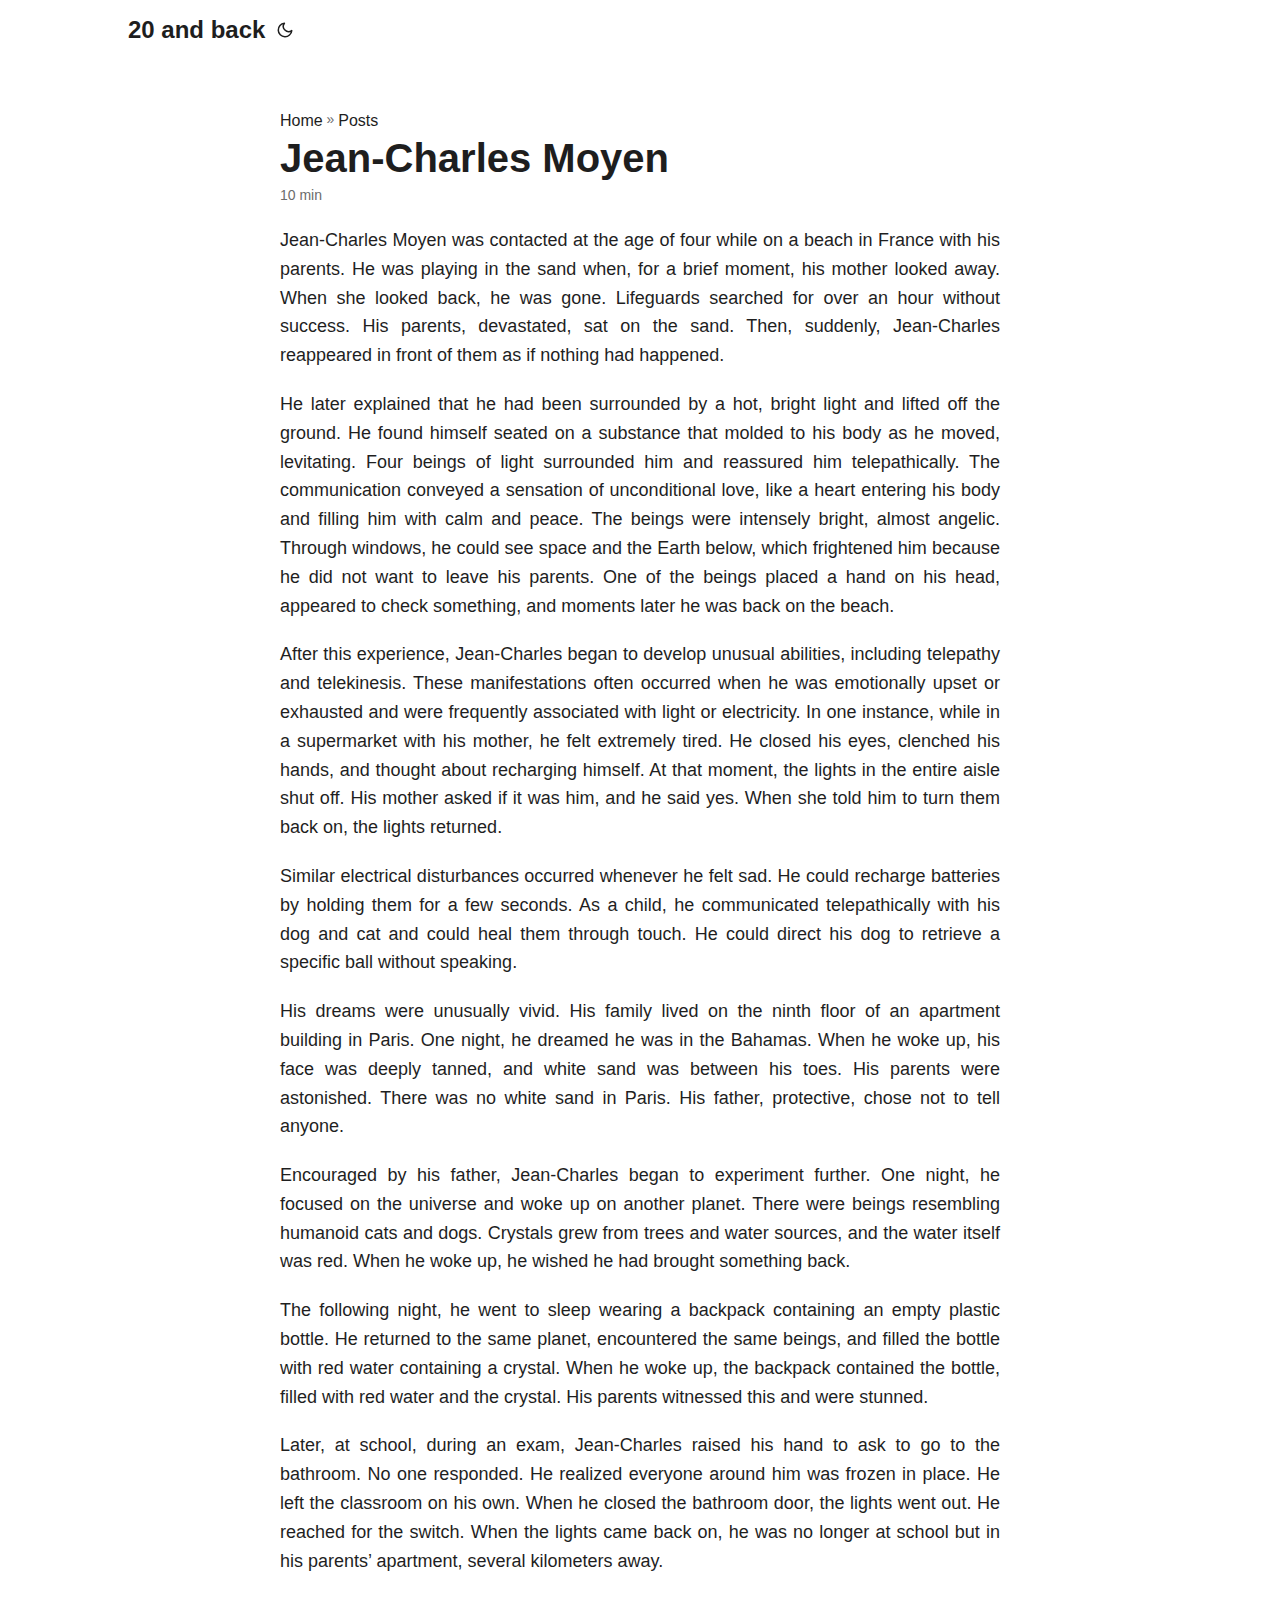
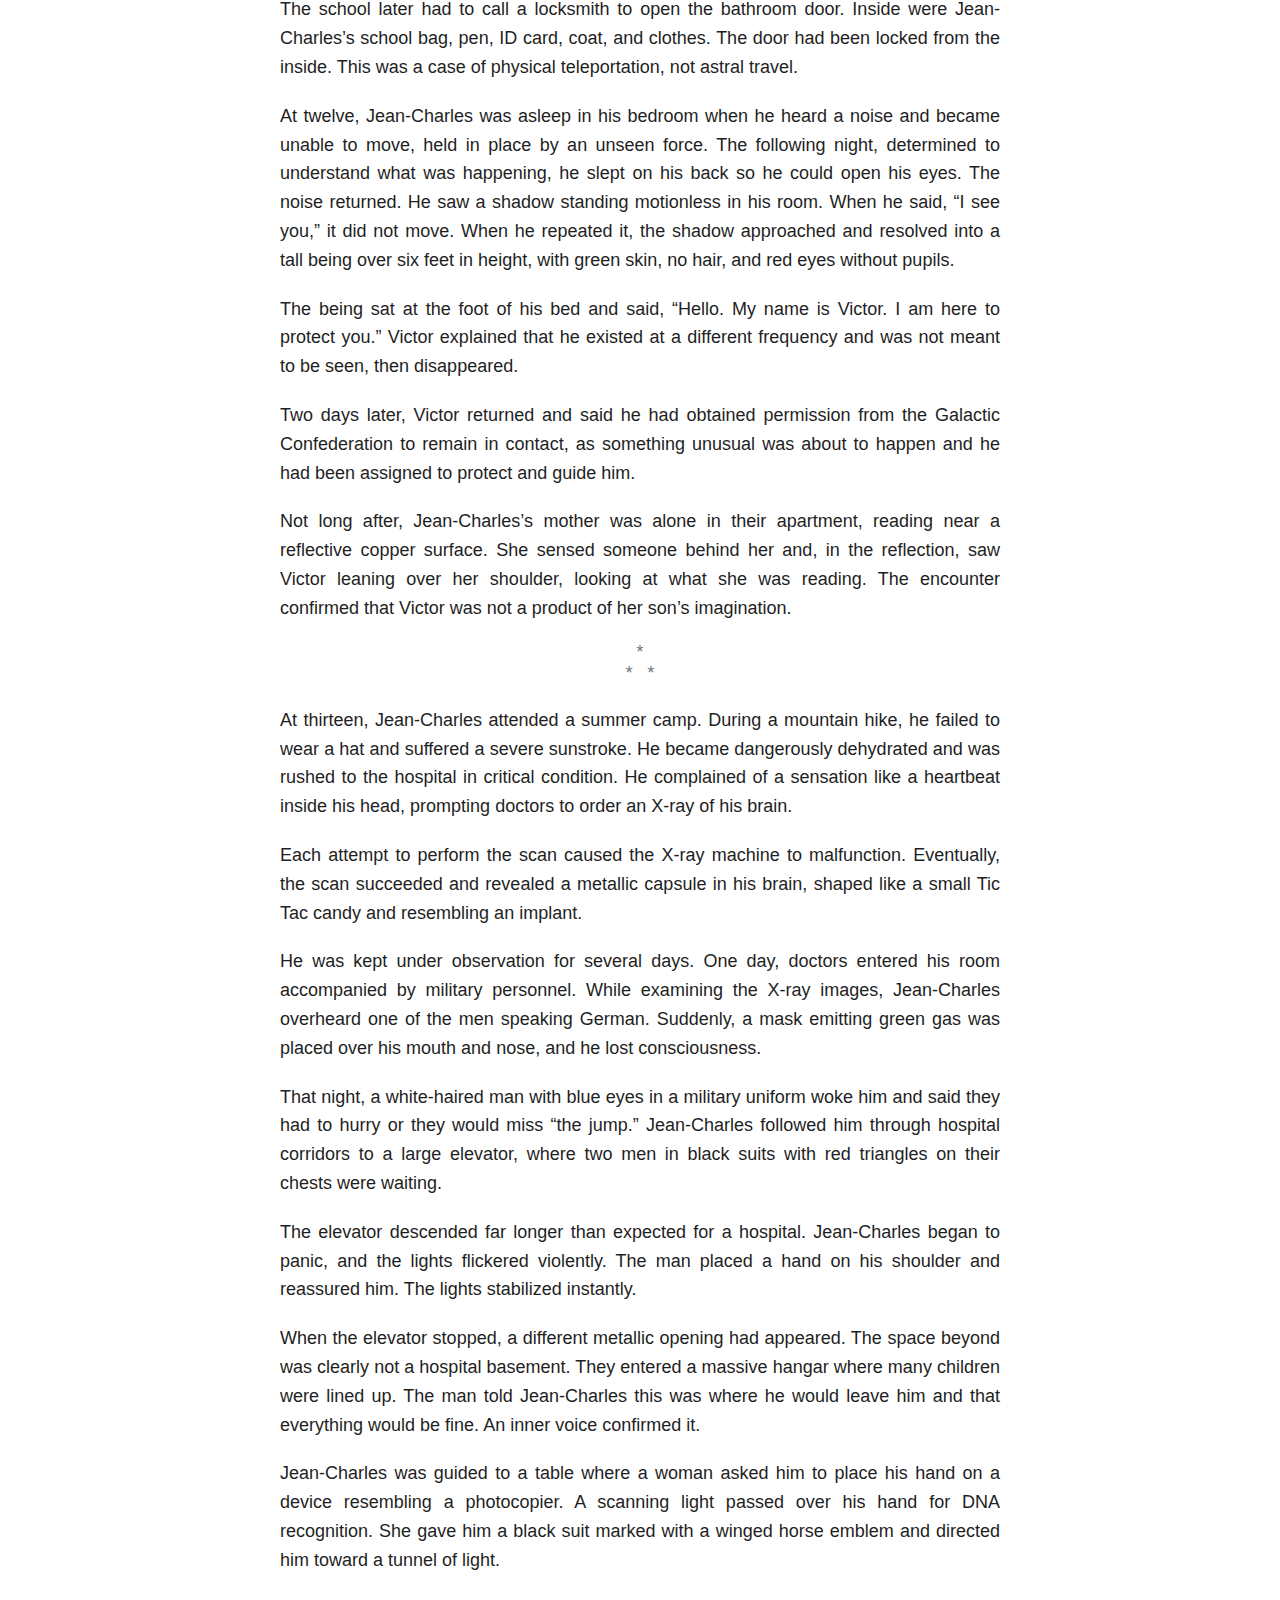
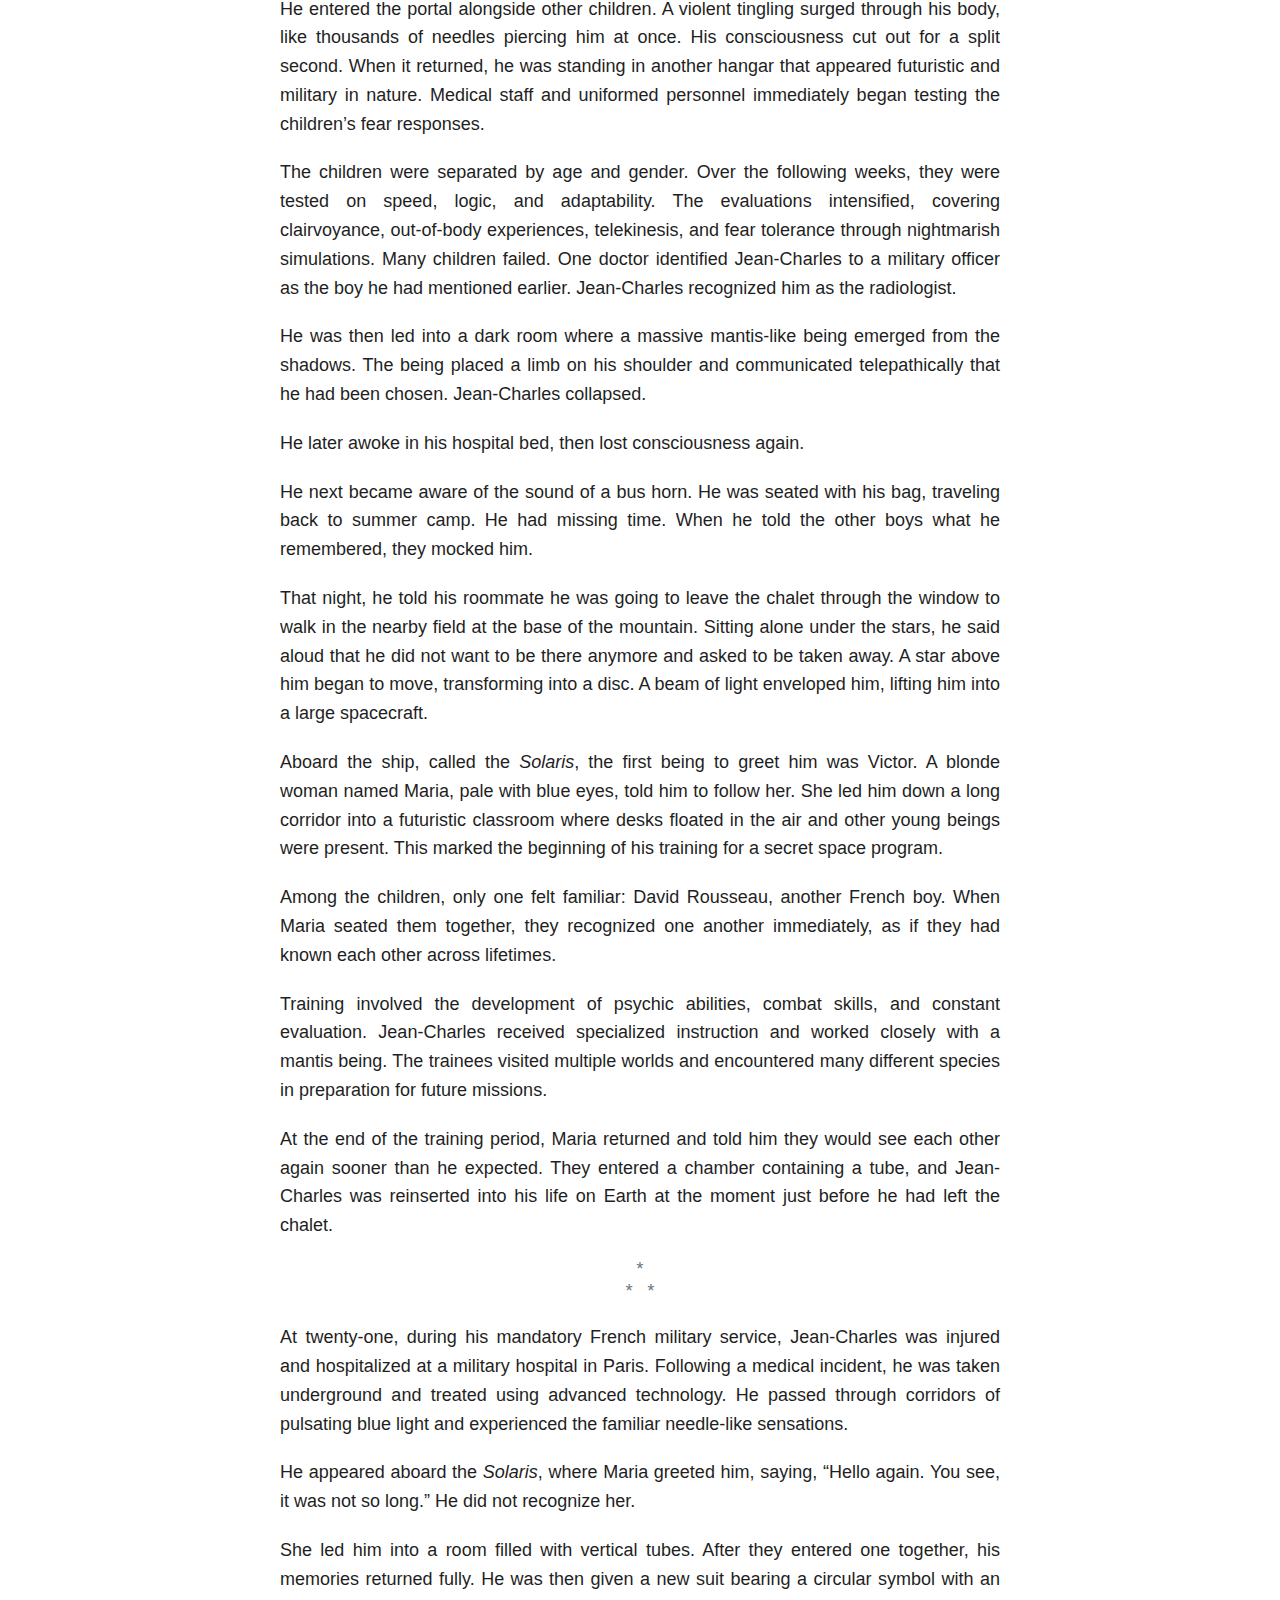
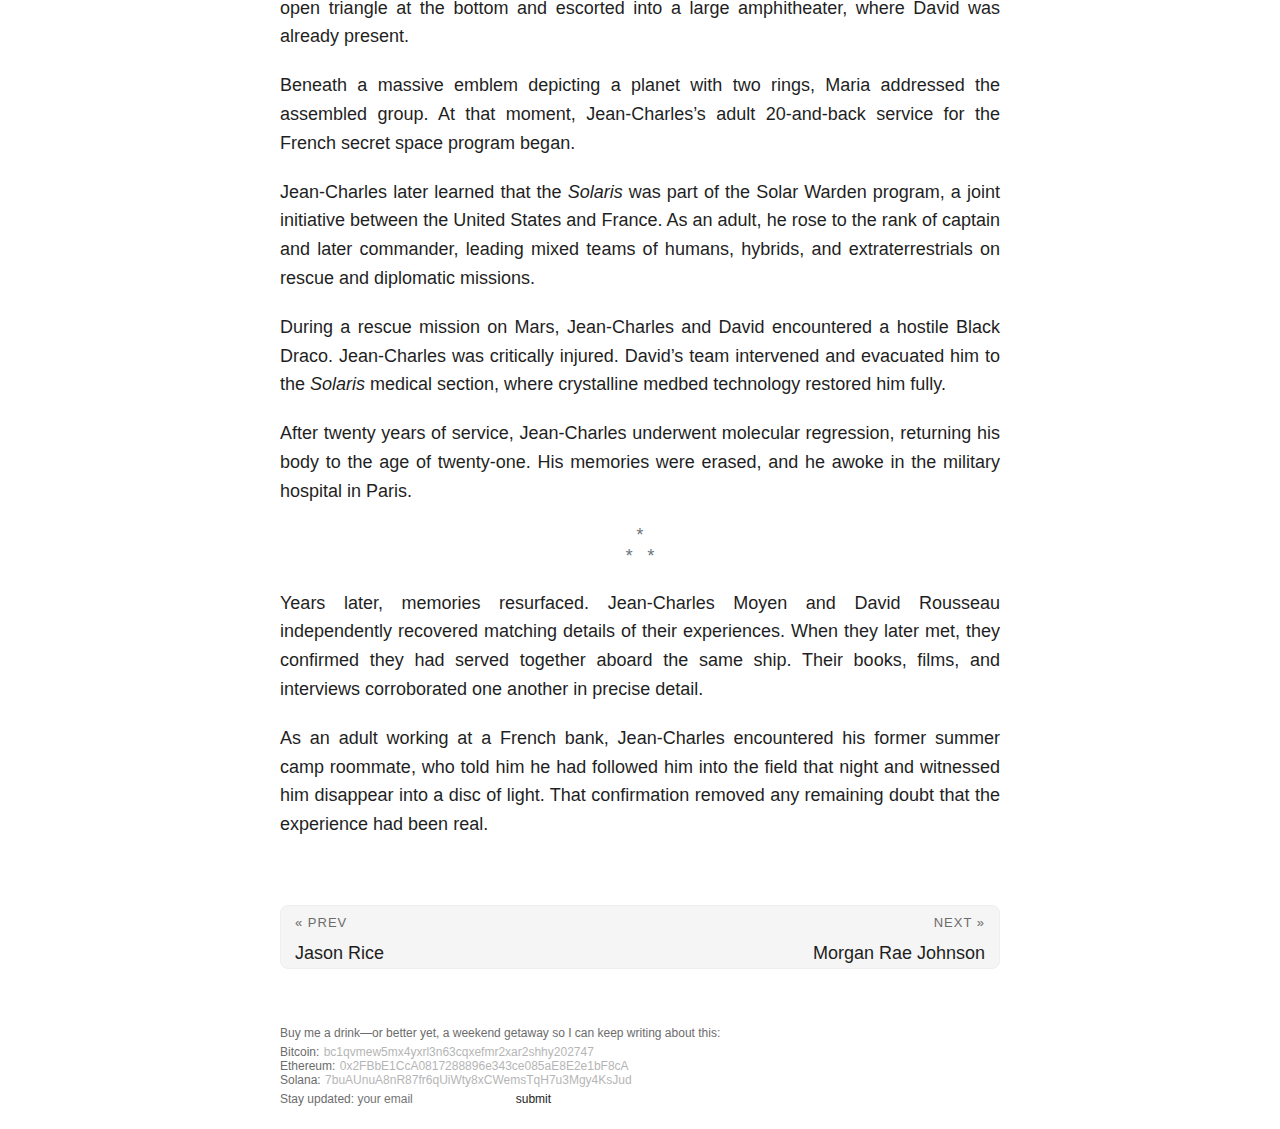
<file: posts/jean-charles-moyen/index.html>
<!doctype html><html lang=en dir=auto><head><meta charset=utf-8><meta http-equiv=X-UA-Compatible content="IE=edge"><meta name=viewport content="width=device-width,initial-scale=1,shrink-to-fit=no"><meta name=robots content="index, follow"><title>Jean-Charles Moyen | 20 and back</title>
<meta name=keywords content><meta name=description content="Jean-Charles Moyen was contacted at the age of four while on a beach in France with his parents. He was playing in the sand when, for a brief moment, his mother looked away. When she looked back, he was gone. Lifeguards searched for over an hour without success. His parents, devastated, sat on the sand. Then, suddenly, Jean-Charles reappeared in front of them as if nothing had happened.
He later explained that he had been surrounded by a hot, bright light and lifted off the ground. He found himself seated on a substance that molded to his body as he moved, levitating. Four beings of light surrounded him and reassured him telepathically. The communication conveyed a sensation of unconditional love, like a heart entering his body and filling him with calm and peace. The beings were intensely bright, almost angelic. Through windows, he could see space and the Earth below, which frightened him because he did not want to leave his parents. One of the beings placed a hand on his head, appeared to check something, and moments later he was back on the beach."><meta name=author content><link rel=canonical href=https://20andback.co/posts/jean-charles-moyen/><link crossorigin=anonymous href=/assets/css/stylesheet.143fe8fe18704540ccfc074048af9a2ad0833452c653ac7108db287cea753616.css integrity="sha256-FD/o/hhwRUDM/AdASK+aKtCDNFLGU6xxCNsofOp1NhY=" rel="preload stylesheet" as=style><link rel=icon href=https://20andback.co/favicon.ico><link rel=icon type=image/png sizes=16x16 href=https://20andback.co/favicon-16x16.png><link rel=icon type=image/png sizes=32x32 href=https://20andback.co/favicon-32x32.png><link rel=apple-touch-icon href=https://20andback.co/apple-touch-icon.png><link rel=mask-icon href=https://20andback.co/safari-pinned-tab.svg><meta name=theme-color content="#2e2e33"><meta name=msapplication-TileColor content="#2e2e33"><link rel=alternate hreflang=en href=https://20andback.co/posts/jean-charles-moyen/><noscript><style>#theme-toggle,.top-link{display:none}</style><style>@media(prefers-color-scheme:dark){:root{--theme:rgb(29, 30, 32);--entry:rgb(46, 46, 51);--primary:rgb(218, 218, 219);--secondary:rgb(155, 156, 157);--tertiary:rgb(65, 66, 68);--content:rgb(196, 196, 197);--code-block-bg:rgb(46, 46, 51);--code-bg:rgb(55, 56, 62);--border:rgb(51, 51, 51)}.list{background:var(--theme)}.list:not(.dark)::-webkit-scrollbar-track{background:0 0}.list:not(.dark)::-webkit-scrollbar-thumb{border-color:var(--theme)}}</style></noscript><meta property="og:url" content="https://20andback.co/posts/jean-charles-moyen/"><meta property="og:site_name" content="20 and back"><meta property="og:title" content="Jean-Charles Moyen"><meta property="og:description" content="Jean-Charles Moyen was contacted at the age of four while on a beach in France with his parents. He was playing in the sand when, for a brief moment, his mother looked away. When she looked back, he was gone. Lifeguards searched for over an hour without success. His parents, devastated, sat on the sand. Then, suddenly, Jean-Charles reappeared in front of them as if nothing had happened.
He later explained that he had been surrounded by a hot, bright light and lifted off the ground. He found himself seated on a substance that molded to his body as he moved, levitating. Four beings of light surrounded him and reassured him telepathically. The communication conveyed a sensation of unconditional love, like a heart entering his body and filling him with calm and peace. The beings were intensely bright, almost angelic. Through windows, he could see space and the Earth below, which frightened him because he did not want to leave his parents. One of the beings placed a hand on his head, appeared to check something, and moments later he was back on the beach."><meta property="og:locale" content="en-us"><meta property="og:type" content="article"><meta property="article:section" content="posts"><meta property="og:image" content="https://20andback.co/images/papermod-cover.png"><meta name=twitter:card content="summary_large_image"><meta name=twitter:image content="https://20andback.co/images/papermod-cover.png"><meta name=twitter:title content="Jean-Charles Moyen"><meta name=twitter:description content="Jean-Charles Moyen was contacted at the age of four while on a beach in France with his parents. He was playing in the sand when, for a brief moment, his mother looked away. When she looked back, he was gone. Lifeguards searched for over an hour without success. His parents, devastated, sat on the sand. Then, suddenly, Jean-Charles reappeared in front of them as if nothing had happened.
He later explained that he had been surrounded by a hot, bright light and lifted off the ground. He found himself seated on a substance that molded to his body as he moved, levitating. Four beings of light surrounded him and reassured him telepathically. The communication conveyed a sensation of unconditional love, like a heart entering his body and filling him with calm and peace. The beings were intensely bright, almost angelic. Through windows, he could see space and the Earth below, which frightened him because he did not want to leave his parents. One of the beings placed a hand on his head, appeared to check something, and moments later he was back on the beach."><script type=application/ld+json>{"@context":"https://schema.org","@type":"BreadcrumbList","itemListElement":[{"@type":"ListItem","position":1,"name":"Posts","item":"https://20andback.co/posts/"},{"@type":"ListItem","position":2,"name":"Jean-Charles Moyen","item":"https://20andback.co/posts/jean-charles-moyen/"}]}</script><script type=application/ld+json>{"@context":"https://schema.org","@type":"BlogPosting","headline":"Jean-Charles Moyen","name":"Jean-Charles Moyen","description":"Jean-Charles Moyen was contacted at the age of four while on a beach in France with his parents. He was playing in the sand when, for a brief moment, his mother looked away. When she looked back, he was gone. Lifeguards searched for over an hour without success. His parents, devastated, sat on the sand. Then, suddenly, Jean-Charles reappeared in front of them as if nothing had happened.\nHe later explained that he had been surrounded by a hot, bright light and lifted off the ground. He found himself seated on a substance that molded to his body as he moved, levitating. Four beings of light surrounded him and reassured him telepathically. The communication conveyed a sensation of unconditional love, like a heart entering his body and filling him with calm and peace. The beings were intensely bright, almost angelic. Through windows, he could see space and the Earth below, which frightened him because he did not want to leave his parents. One of the beings placed a hand on his head, appeared to check something, and moments later he was back on the beach.\n","keywords":[],"articleBody":"Jean-Charles Moyen was contacted at the age of four while on a beach in France with his parents. He was playing in the sand when, for a brief moment, his mother looked away. When she looked back, he was gone. Lifeguards searched for over an hour without success. His parents, devastated, sat on the sand. Then, suddenly, Jean-Charles reappeared in front of them as if nothing had happened.\nHe later explained that he had been surrounded by a hot, bright light and lifted off the ground. He found himself seated on a substance that molded to his body as he moved, levitating. Four beings of light surrounded him and reassured him telepathically. The communication conveyed a sensation of unconditional love, like a heart entering his body and filling him with calm and peace. The beings were intensely bright, almost angelic. Through windows, he could see space and the Earth below, which frightened him because he did not want to leave his parents. One of the beings placed a hand on his head, appeared to check something, and moments later he was back on the beach.\nAfter this experience, Jean-Charles began to develop unusual abilities, including telepathy and telekinesis. These manifestations often occurred when he was emotionally upset or exhausted and were frequently associated with light or electricity. In one instance, while in a supermarket with his mother, he felt extremely tired. He closed his eyes, clenched his hands, and thought about recharging himself. At that moment, the lights in the entire aisle shut off. His mother asked if it was him, and he said yes. When she told him to turn them back on, the lights returned.\nSimilar electrical disturbances occurred whenever he felt sad. He could recharge batteries by holding them for a few seconds. As a child, he communicated telepathically with his dog and cat and could heal them through touch. He could direct his dog to retrieve a specific ball without speaking.\nHis dreams were unusually vivid. His family lived on the ninth floor of an apartment building in Paris. One night, he dreamed he was in the Bahamas. When he woke up, his face was deeply tanned, and white sand was between his toes. His parents were astonished. There was no white sand in Paris. His father, protective, chose not to tell anyone.\nEncouraged by his father, Jean-Charles began to experiment further. One night, he focused on the universe and woke up on another planet. There were beings resembling humanoid cats and dogs. Crystals grew from trees and water sources, and the water itself was red. When he woke up, he wished he had brought something back.\nThe following night, he went to sleep wearing a backpack containing an empty plastic bottle. He returned to the same planet, encountered the same beings, and filled the bottle with red water containing a crystal. When he woke up, the backpack contained the bottle, filled with red water and the crystal. His parents witnessed this and were stunned.\nLater, at school, during an exam, Jean-Charles raised his hand to ask to go to the bathroom. No one responded. He realized everyone around him was frozen in place. He left the classroom on his own. When he closed the bathroom door, the lights went out. He reached for the switch. When the lights came back on, he was no longer at school but in his parents’ apartment, several kilometers away.\nThe school later had to call a locksmith to open the bathroom door. Inside were Jean-Charles’s school bag, pen, ID card, coat, and clothes. The door had been locked from the inside. This was a case of physical teleportation, not astral travel.\nAt twelve, Jean-Charles was asleep in his bedroom when he heard a noise and became unable to move, held in place by an unseen force. The following night, determined to understand what was happening, he slept on his back so he could open his eyes. The noise returned. He saw a shadow standing motionless in his room. When he said, “I see you,” it did not move. When he repeated it, the shadow approached and resolved into a tall being over six feet in height, with green skin, no hair, and red eyes without pupils.\nThe being sat at the foot of his bed and said, “Hello. My name is Victor. I am here to protect you.” Victor explained that he existed at a different frequency and was not meant to be seen, then disappeared.\nTwo days later, Victor returned and said he had obtained permission from the Galactic Confederation to remain in contact, as something unusual was about to happen and he had been assigned to protect and guide him.\nNot long after, Jean-Charles’s mother was alone in their apartment, reading near a reflective copper surface. She sensed someone behind her and, in the reflection, saw Victor leaning over her shoulder, looking at what she was reading. The encounter confirmed that Victor was not a product of her son’s imagination.\nAt thirteen, Jean-Charles attended a summer camp. During a mountain hike, he failed to wear a hat and suffered a severe sunstroke. He became dangerously dehydrated and was rushed to the hospital in critical condition. He complained of a sensation like a heartbeat inside his head, prompting doctors to order an X-ray of his brain.\nEach attempt to perform the scan caused the X-ray machine to malfunction. Eventually, the scan succeeded and revealed a metallic capsule in his brain, shaped like a small Tic Tac candy and resembling an implant.\nHe was kept under observation for several days. One day, doctors entered his room accompanied by military personnel. While examining the X-ray images, Jean-Charles overheard one of the men speaking German. Suddenly, a mask emitting green gas was placed over his mouth and nose, and he lost consciousness.\nThat night, a white-haired man with blue eyes in a military uniform woke him and said they had to hurry or they would miss “the jump.” Jean-Charles followed him through hospital corridors to a large elevator, where two men in black suits with red triangles on their chests were waiting.\nThe elevator descended far longer than expected for a hospital. Jean-Charles began to panic, and the lights flickered violently. The man placed a hand on his shoulder and reassured him. The lights stabilized instantly.\nWhen the elevator stopped, a different metallic opening had appeared. The space beyond was clearly not a hospital basement. They entered a massive hangar where many children were lined up. The man told Jean-Charles this was where he would leave him and that everything would be fine. An inner voice confirmed it.\nJean-Charles was guided to a table where a woman asked him to place his hand on a device resembling a photocopier. A scanning light passed over his hand for DNA recognition. She gave him a black suit marked with a winged horse emblem and directed him toward a tunnel of light.\nHe entered the portal alongside other children. A violent tingling surged through his body, like thousands of needles piercing him at once. His consciousness cut out for a split second. When it returned, he was standing in another hangar that appeared futuristic and military in nature. Medical staff and uniformed personnel immediately began testing the children’s fear responses.\nThe children were separated by age and gender. Over the following weeks, they were tested on speed, logic, and adaptability. The evaluations intensified, covering clairvoyance, out-of-body experiences, telekinesis, and fear tolerance through nightmarish simulations. Many children failed. One doctor identified Jean-Charles to a military officer as the boy he had mentioned earlier. Jean-Charles recognized him as the radiologist.\nHe was then led into a dark room where a massive mantis-like being emerged from the shadows. The being placed a limb on his shoulder and communicated telepathically that he had been chosen. Jean-Charles collapsed.\nHe later awoke in his hospital bed, then lost consciousness again.\nHe next became aware of the sound of a bus horn. He was seated with his bag, traveling back to summer camp. He had missing time. When he told the other boys what he remembered, they mocked him.\nThat night, he told his roommate he was going to leave the chalet through the window to walk in the nearby field at the base of the mountain. Sitting alone under the stars, he said aloud that he did not want to be there anymore and asked to be taken away. A star above him began to move, transforming into a disc. A beam of light enveloped him, lifting him into a large spacecraft.\nAboard the ship, called the Solaris, the first being to greet him was Victor. A blonde woman named Maria, pale with blue eyes, told him to follow her. She led him down a long corridor into a futuristic classroom where desks floated in the air and other young beings were present. This marked the beginning of his training for a secret space program.\nAmong the children, only one felt familiar: David Rousseau, another French boy. When Maria seated them together, they recognized one another immediately, as if they had known each other across lifetimes.\nTraining involved the development of psychic abilities, combat skills, and constant evaluation. Jean-Charles received specialized instruction and worked closely with a mantis being. The trainees visited multiple worlds and encountered many different species in preparation for future missions.\nAt the end of the training period, Maria returned and told him they would see each other again sooner than he expected. They entered a chamber containing a tube, and Jean-Charles was reinserted into his life on Earth at the moment just before he had left the chalet.\nAt twenty-one, during his mandatory French military service, Jean-Charles was injured and hospitalized at a military hospital in Paris. Following a medical incident, he was taken underground and treated using advanced technology. He passed through corridors of pulsating blue light and experienced the familiar needle-like sensations.\nHe appeared aboard the Solaris, where Maria greeted him, saying, “Hello again. You see, it was not so long.” He did not recognize her.\nShe led him into a room filled with vertical tubes. After they entered one together, his memories returned fully. He was then given a new suit bearing a circular symbol with an open triangle at the bottom and escorted into a large amphitheater, where David was already present.\nBeneath a massive emblem depicting a planet with two rings, Maria addressed the assembled group. At that moment, Jean-Charles’s adult 20-and-back service for the French secret space program began.\nJean-Charles later learned that the Solaris was part of the Solar Warden program, a joint initiative between the United States and France. As an adult, he rose to the rank of captain and later commander, leading mixed teams of humans, hybrids, and extraterrestrials on rescue and diplomatic missions.\nDuring a rescue mission on Mars, Jean-Charles and David encountered a hostile Black Draco. Jean-Charles was critically injured. David’s team intervened and evacuated him to the Solaris medical section, where crystalline medbed technology restored him fully.\nAfter twenty years of service, Jean-Charles underwent molecular regression, returning his body to the age of twenty-one. His memories were erased, and he awoke in the military hospital in Paris.\nYears later, memories resurfaced. Jean-Charles Moyen and David Rousseau independently recovered matching details of their experiences. When they later met, they confirmed they had served together aboard the same ship. Their books, films, and interviews corroborated one another in precise detail.\nAs an adult working at a French bank, Jean-Charles encountered his former summer camp roommate, who told him he had followed him into the field that night and witnessed him disappear into a disc of light. That confirmation removed any remaining doubt that the experience had been real.\n","wordCount":"1962","inLanguage":"en","image":"https://20andback.co/images/papermod-cover.png","datePublished":"0001-01-01T00:00:00Z","dateModified":"0001-01-01T00:00:00Z","mainEntityOfPage":{"@type":"WebPage","@id":"https://20andback.co/posts/jean-charles-moyen/"},"publisher":{"@type":"Organization","name":"20 and back","logo":{"@type":"ImageObject","url":"https://20andback.co/favicon.ico"}}}</script></head><body id=top><script>localStorage.getItem("pref-theme")==="dark"?document.body.classList.add("dark"):localStorage.getItem("pref-theme")==="light"?document.body.classList.remove("dark"):window.matchMedia("(prefers-color-scheme: dark)").matches&&document.body.classList.add("dark")</script><header class=header><nav class=nav><div class=logo><a href=https://20andback.co/ accesskey=h title="20 and back (Alt + H)">20 and back</a><div class=logo-switches><button id=theme-toggle accesskey=t title="(Alt + T)" aria-label="Toggle theme"><svg id="moon" width="24" height="18" viewBox="0 0 24 24" fill="none" stroke="currentcolor" stroke-width="2" stroke-linecap="round" stroke-linejoin="round"><path d="M21 12.79A9 9 0 1111.21 3 7 7 0 0021 12.79z"/></svg><svg id="sun" width="24" height="18" viewBox="0 0 24 24" fill="none" stroke="currentcolor" stroke-width="2" stroke-linecap="round" stroke-linejoin="round"><circle cx="12" cy="12" r="5"/><line x1="12" y1="1" x2="12" y2="3"/><line x1="12" y1="21" x2="12" y2="23"/><line x1="4.22" y1="4.22" x2="5.64" y2="5.64"/><line x1="18.36" y1="18.36" x2="19.78" y2="19.78"/><line x1="1" y1="12" x2="3" y2="12"/><line x1="21" y1="12" x2="23" y2="12"/><line x1="4.22" y1="19.78" x2="5.64" y2="18.36"/><line x1="18.36" y1="5.64" x2="19.78" y2="4.22"/></svg></button></div></div><ul id=menu></ul></nav></header><main class=main><article class=post-single><header class=post-header><div class=breadcrumbs><a href=https://20andback.co/>Home</a>&nbsp;»&nbsp;<a href=https://20andback.co/posts/>Posts</a></div><h1 class="post-title entry-hint-parent">Jean-Charles Moyen</h1><div class=post-meta>10 min</div></header><div class=post-content><p>Jean-Charles Moyen was contacted at the age of four while on a beach in France with his parents. He was playing in the sand when, for a brief moment, his mother looked away. When she looked back, he was gone. Lifeguards searched for over an hour without success. His parents, devastated, sat on the sand. Then, suddenly, Jean-Charles reappeared in front of them as if nothing had happened.</p><p>He later explained that he had been surrounded by a hot, bright light and lifted off the ground. He found himself seated on a substance that molded to his body as he moved, levitating. Four beings of light surrounded him and reassured him telepathically. The communication conveyed a sensation of unconditional love, like a heart entering his body and filling him with calm and peace. The beings were intensely bright, almost angelic. Through windows, he could see space and the Earth below, which frightened him because he did not want to leave his parents. One of the beings placed a hand on his head, appeared to check something, and moments later he was back on the beach.</p><p>After this experience, Jean-Charles began to develop unusual abilities, including telepathy and telekinesis. These manifestations often occurred when he was emotionally upset or exhausted and were frequently associated with light or electricity. In one instance, while in a supermarket with his mother, he felt extremely tired. He closed his eyes, clenched his hands, and thought about recharging himself. At that moment, the lights in the entire aisle shut off. His mother asked if it was him, and he said yes. When she told him to turn them back on, the lights returned.</p><p>Similar electrical disturbances occurred whenever he felt sad. He could recharge batteries by holding them for a few seconds. As a child, he communicated telepathically with his dog and cat and could heal them through touch. He could direct his dog to retrieve a specific ball without speaking.</p><p>His dreams were unusually vivid. His family lived on the ninth floor of an apartment building in Paris. One night, he dreamed he was in the Bahamas. When he woke up, his face was deeply tanned, and white sand was between his toes. His parents were astonished. There was no white sand in Paris. His father, protective, chose not to tell anyone.</p><p>Encouraged by his father, Jean-Charles began to experiment further. One night, he focused on the universe and woke up on another planet. There were beings resembling humanoid cats and dogs. Crystals grew from trees and water sources, and the water itself was red. When he woke up, he wished he had brought something back.</p><p>The following night, he went to sleep wearing a backpack containing an empty plastic bottle. He returned to the same planet, encountered the same beings, and filled the bottle with red water containing a crystal. When he woke up, the backpack contained the bottle, filled with red water and the crystal. His parents witnessed this and were stunned.</p><p>Later, at school, during an exam, Jean-Charles raised his hand to ask to go to the bathroom. No one responded. He realized everyone around him was frozen in place. He left the classroom on his own. When he closed the bathroom door, the lights went out. He reached for the switch. When the lights came back on, he was no longer at school but in his parents’ apartment, several kilometers away.</p><p>The school later had to call a locksmith to open the bathroom door. Inside were Jean-Charles’s school bag, pen, ID card, coat, and clothes. The door had been locked from the inside. This was a case of physical teleportation, not astral travel.</p><p>At twelve, Jean-Charles was asleep in his bedroom when he heard a noise and became unable to move, held in place by an unseen force. The following night, determined to understand what was happening, he slept on his back so he could open his eyes. The noise returned. He saw a shadow standing motionless in his room. When he said, “I see you,” it did not move. When he repeated it, the shadow approached and resolved into a tall being over six feet in height, with green skin, no hair, and red eyes without pupils.</p><p>The being sat at the foot of his bed and said, “Hello. My name is Victor. I am here to protect you.” Victor explained that he existed at a different frequency and was not meant to be seen, then disappeared.</p><p>Two days later, Victor returned and said he had obtained permission from the Galactic Confederation to remain in contact, as something unusual was about to happen and he had been assigned to protect and guide him.</p><p>Not long after, Jean-Charles’s mother was alone in their apartment, reading near a reflective copper surface. She sensed someone behind her and, in the reflection, saw Victor leaning over her shoulder, looking at what she was reading. The encounter confirmed that Victor was not a product of her son’s imagination.</p><hr><p>At thirteen, Jean-Charles attended a summer camp. During a mountain hike, he failed to wear a hat and suffered a severe sunstroke. He became dangerously dehydrated and was rushed to the hospital in critical condition. He complained of a sensation like a heartbeat inside his head, prompting doctors to order an X-ray of his brain.</p><p>Each attempt to perform the scan caused the X-ray machine to malfunction. Eventually, the scan succeeded and revealed a metallic capsule in his brain, shaped like a small Tic Tac candy and resembling an implant.</p><p>He was kept under observation for several days. One day, doctors entered his room accompanied by military personnel. While examining the X-ray images, Jean-Charles overheard one of the men speaking German. Suddenly, a mask emitting green gas was placed over his mouth and nose, and he lost consciousness.</p><p>That night, a white-haired man with blue eyes in a military uniform woke him and said they had to hurry or they would miss “the jump.” Jean-Charles followed him through hospital corridors to a large elevator, where two men in black suits with red triangles on their chests were waiting.</p><p>The elevator descended far longer than expected for a hospital. Jean-Charles began to panic, and the lights flickered violently. The man placed a hand on his shoulder and reassured him. The lights stabilized instantly.</p><p>When the elevator stopped, a different metallic opening had appeared. The space beyond was clearly not a hospital basement. They entered a massive hangar where many children were lined up. The man told Jean-Charles this was where he would leave him and that everything would be fine. An inner voice confirmed it.</p><p>Jean-Charles was guided to a table where a woman asked him to place his hand on a device resembling a photocopier. A scanning light passed over his hand for DNA recognition. She gave him a black suit marked with a winged horse emblem and directed him toward a tunnel of light.</p><p>He entered the portal alongside other children. A violent tingling surged through his body, like thousands of needles piercing him at once. His consciousness cut out for a split second. When it returned, he was standing in another hangar that appeared futuristic and military in nature. Medical staff and uniformed personnel immediately began testing the children’s fear responses.</p><p>The children were separated by age and gender. Over the following weeks, they were tested on speed, logic, and adaptability. The evaluations intensified, covering clairvoyance, out-of-body experiences, telekinesis, and fear tolerance through nightmarish simulations. Many children failed. One doctor identified Jean-Charles to a military officer as the boy he had mentioned earlier. Jean-Charles recognized him as the radiologist.</p><p>He was then led into a dark room where a massive mantis-like being emerged from the shadows. The being placed a limb on his shoulder and communicated telepathically that he had been chosen. Jean-Charles collapsed.</p><p>He later awoke in his hospital bed, then lost consciousness again.</p><p>He next became aware of the sound of a bus horn. He was seated with his bag, traveling back to summer camp. He had missing time. When he told the other boys what he remembered, they mocked him.</p><p>That night, he told his roommate he was going to leave the chalet through the window to walk in the nearby field at the base of the mountain. Sitting alone under the stars, he said aloud that he did not want to be there anymore and asked to be taken away. A star above him began to move, transforming into a disc. A beam of light enveloped him, lifting him into a large spacecraft.</p><p>Aboard the ship, called the <em>Solaris</em>, the first being to greet him was Victor. A blonde woman named Maria, pale with blue eyes, told him to follow her. She led him down a long corridor into a futuristic classroom where desks floated in the air and other young beings were present. This marked the beginning of his training for a secret space program.</p><p>Among the children, only one felt familiar: David Rousseau, another French boy. When Maria seated them together, they recognized one another immediately, as if they had known each other across lifetimes.</p><p>Training involved the development of psychic abilities, combat skills, and constant evaluation. Jean-Charles received specialized instruction and worked closely with a mantis being. The trainees visited multiple worlds and encountered many different species in preparation for future missions.</p><p>At the end of the training period, Maria returned and told him they would see each other again sooner than he expected. They entered a chamber containing a tube, and Jean-Charles was reinserted into his life on Earth at the moment just before he had left the chalet.</p><hr><p>At twenty-one, during his mandatory French military service, Jean-Charles was injured and hospitalized at a military hospital in Paris. Following a medical incident, he was taken underground and treated using advanced technology. He passed through corridors of pulsating blue light and experienced the familiar needle-like sensations.</p><p>He appeared aboard the <em>Solaris</em>, where Maria greeted him, saying, “Hello again. You see, it was not so long.” He did not recognize her.</p><p>She led him into a room filled with vertical tubes. After they entered one together, his memories returned fully. He was then given a new suit bearing a circular symbol with an open triangle at the bottom and escorted into a large amphitheater, where David was already present.</p><p>Beneath a massive emblem depicting a planet with two rings, Maria addressed the assembled group. At that moment, Jean-Charles’s adult 20-and-back service for the French secret space program began.</p><p>Jean-Charles later learned that the <em>Solaris</em> was part of the Solar Warden program, a joint initiative between the United States and France. As an adult, he rose to the rank of captain and later commander, leading mixed teams of humans, hybrids, and extraterrestrials on rescue and diplomatic missions.</p><p>During a rescue mission on Mars, Jean-Charles and David encountered a hostile Black Draco. Jean-Charles was critically injured. David’s team intervened and evacuated him to the <em>Solaris</em> medical section, where crystalline medbed technology restored him fully.</p><p>After twenty years of service, Jean-Charles underwent molecular regression, returning his body to the age of twenty-one. His memories were erased, and he awoke in the military hospital in Paris.</p><hr><p>Years later, memories resurfaced. Jean-Charles Moyen and David Rousseau independently recovered matching details of their experiences. When they later met, they confirmed they had served together aboard the same ship. Their books, films, and interviews corroborated one another in precise detail.</p><p>As an adult working at a French bank, Jean-Charles encountered his former summer camp roommate, who told him he had followed him into the field that night and witnessed him disappear into a disc of light. That confirmation removed any remaining doubt that the experience had been real.</p></div><footer class=post-footer><ul class=post-tags></ul><nav class=paginav><a class=prev href=https://20andback.co/posts/jason-rice/><span class=title>« Prev</span><br><span>Jason Rice</span>
</a><a class=next href=https://20andback.co/posts/morgan-rae-johnson/><span class=title>Next »</span><br><span>Morgan Rae Johnson</span></a></nav></footer></article></main><footer class=footer><p>Buy me a drink—or better yet, a weekend getaway so I can keep writing about this:<br></p><div class=addresses><div>Bitcoin: <span>bc1qvmew5mx4yxrl3n63cqxefmr2xar2shhy202747</span></div><div>Ethereum: <span>0x2FBbE1CcA0817288896e343ce085aE8E2e1bF8cA</span></div><div>Solana: <span>7buAUnuA8nR87fr6qUiWty8xCWemsTqH7u3Mgy4KsJud</span></div></div><form action=https://formspree.io/f/xvgkdzgw method=post><label for=email>Stay updated:</label>
<input name=Email id=email type=email placeholder="your email" required>
<button type=submit>submit</button></form>·
<span>Powered by
<a href=https://gohugo.io/ rel="noopener noreferrer" target=_blank>Hugo</a> &
        <a href=https://github.com/adityatelange/hugo-PaperMod/ rel=noopener target=_blank>PaperMod</a></span></footer><a href=#top aria-label="go to top" title="Go to Top (Alt + G)" class=top-link id=top-link accesskey=g><svg viewBox="0 0 12 6" fill="currentcolor"><path d="M12 6H0l6-6z"/></svg>
</a><script>document.addEventListener("DOMContentLoaded",function(){document.querySelector(".footer")?.childNodes.forEach(e=>{e.textContent.trim()==="·"&&(e.textContent="")})})</script><script>let menu=document.getElementById("menu");menu&&(menu.scrollLeft=localStorage.getItem("menu-scroll-position"),menu.onscroll=function(){localStorage.setItem("menu-scroll-position",menu.scrollLeft)}),document.querySelectorAll('a[href^="#"]').forEach(e=>{e.addEventListener("click",function(e){e.preventDefault();var t=this.getAttribute("href").substr(1);window.matchMedia("(prefers-reduced-motion: reduce)").matches?document.querySelector(`[id='${decodeURIComponent(t)}']`).scrollIntoView():document.querySelector(`[id='${decodeURIComponent(t)}']`).scrollIntoView({behavior:"smooth"}),t==="top"?history.replaceState(null,null," "):history.pushState(null,null,`#${t}`)})})</script><script>var mybutton=document.getElementById("top-link");window.onscroll=function(){document.body.scrollTop>800||document.documentElement.scrollTop>800?(mybutton.style.visibility="visible",mybutton.style.opacity="1"):(mybutton.style.visibility="hidden",mybutton.style.opacity="0")}</script><script>document.getElementById("theme-toggle").addEventListener("click",()=>{document.body.className.includes("dark")?(document.body.classList.remove("dark"),localStorage.setItem("pref-theme","light")):(document.body.classList.add("dark"),localStorage.setItem("pref-theme","dark"))})</script><script>document.querySelectorAll("pre > code").forEach(e=>{const n=e.parentNode.parentNode,t=document.createElement("button");t.classList.add("copy-code"),t.innerHTML="copy";function s(){t.innerHTML="copied!",setTimeout(()=>{t.innerHTML="copy"},2e3)}t.addEventListener("click",t=>{if("clipboard"in navigator){navigator.clipboard.writeText(e.textContent),s();return}const n=document.createRange();n.selectNodeContents(e);const o=window.getSelection();o.removeAllRanges(),o.addRange(n);try{document.execCommand("copy"),s()}catch{}o.removeRange(n)}),n.classList.contains("highlight")?n.appendChild(t):n.parentNode.firstChild==n||(e.parentNode.parentNode.parentNode.parentNode.parentNode.nodeName=="TABLE"?e.parentNode.parentNode.parentNode.parentNode.parentNode.appendChild(t):e.parentNode.appendChild(t))})</script></body></html>
</file>
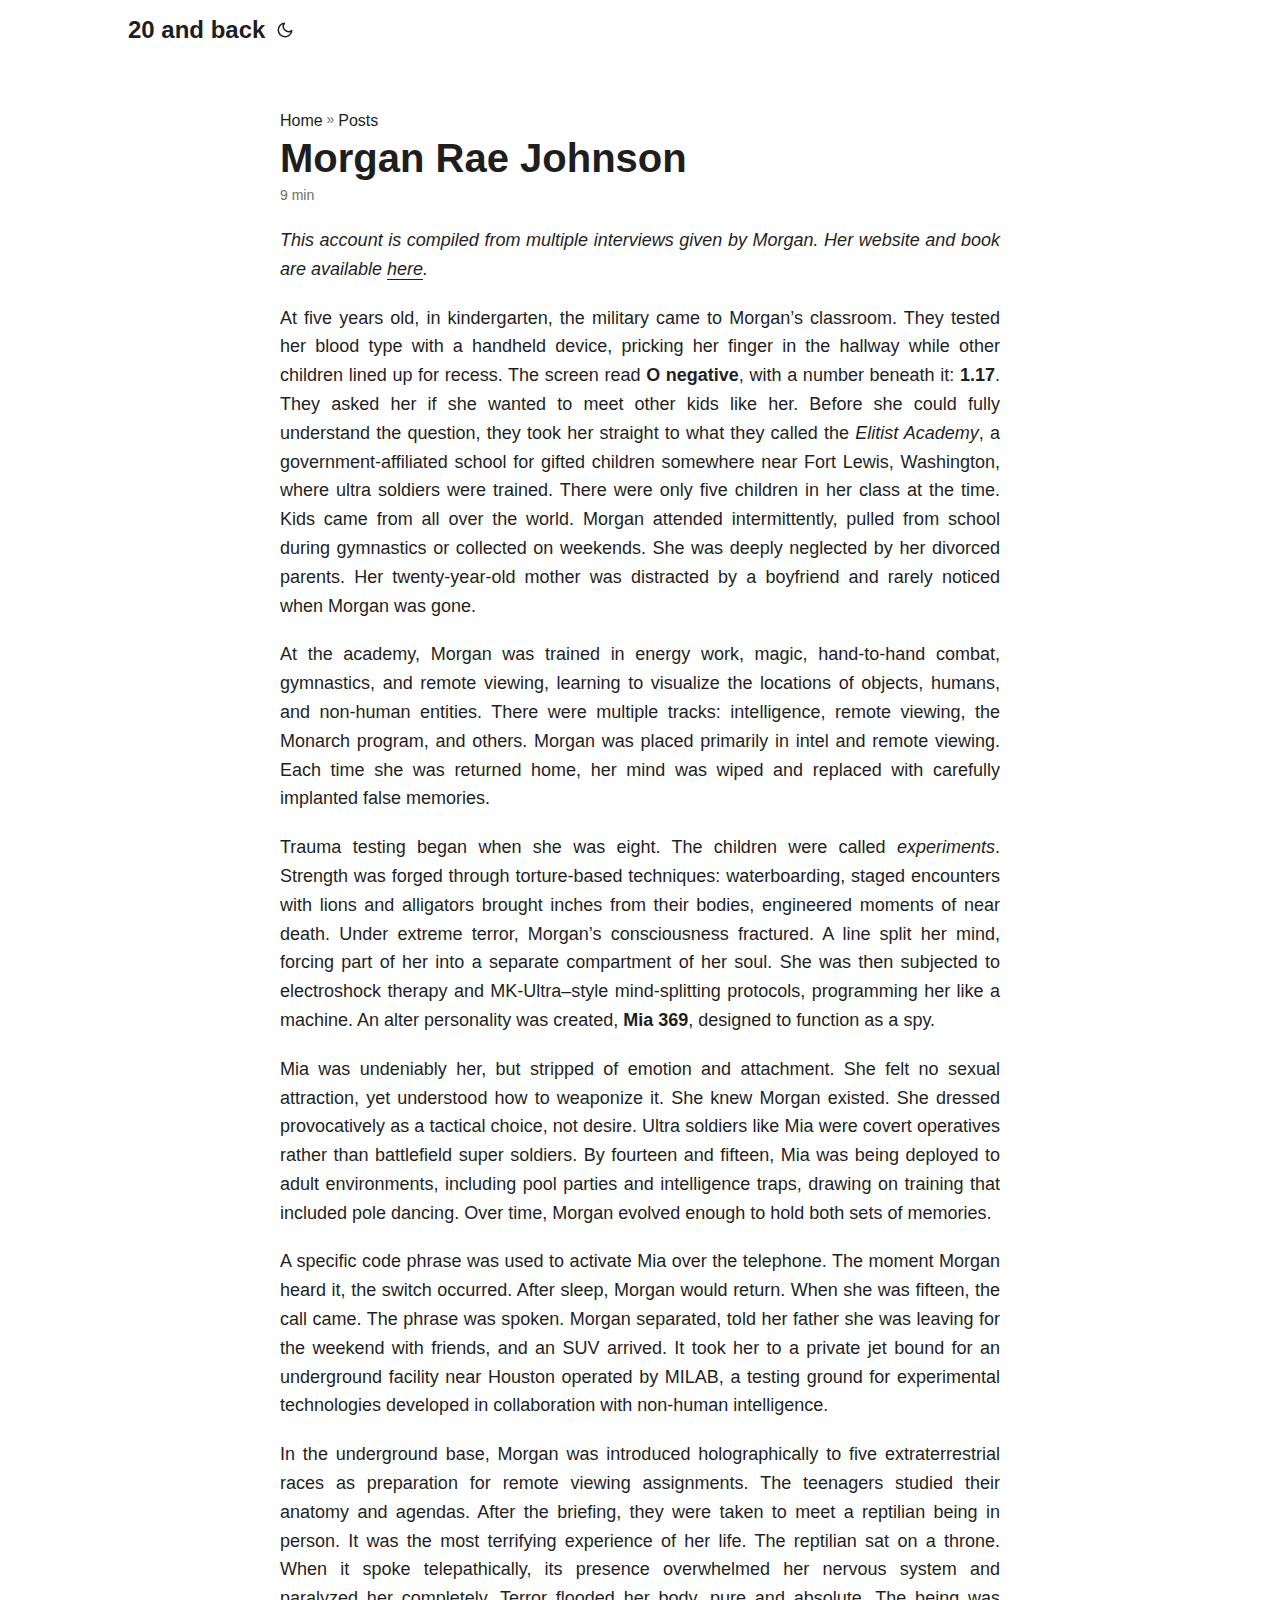
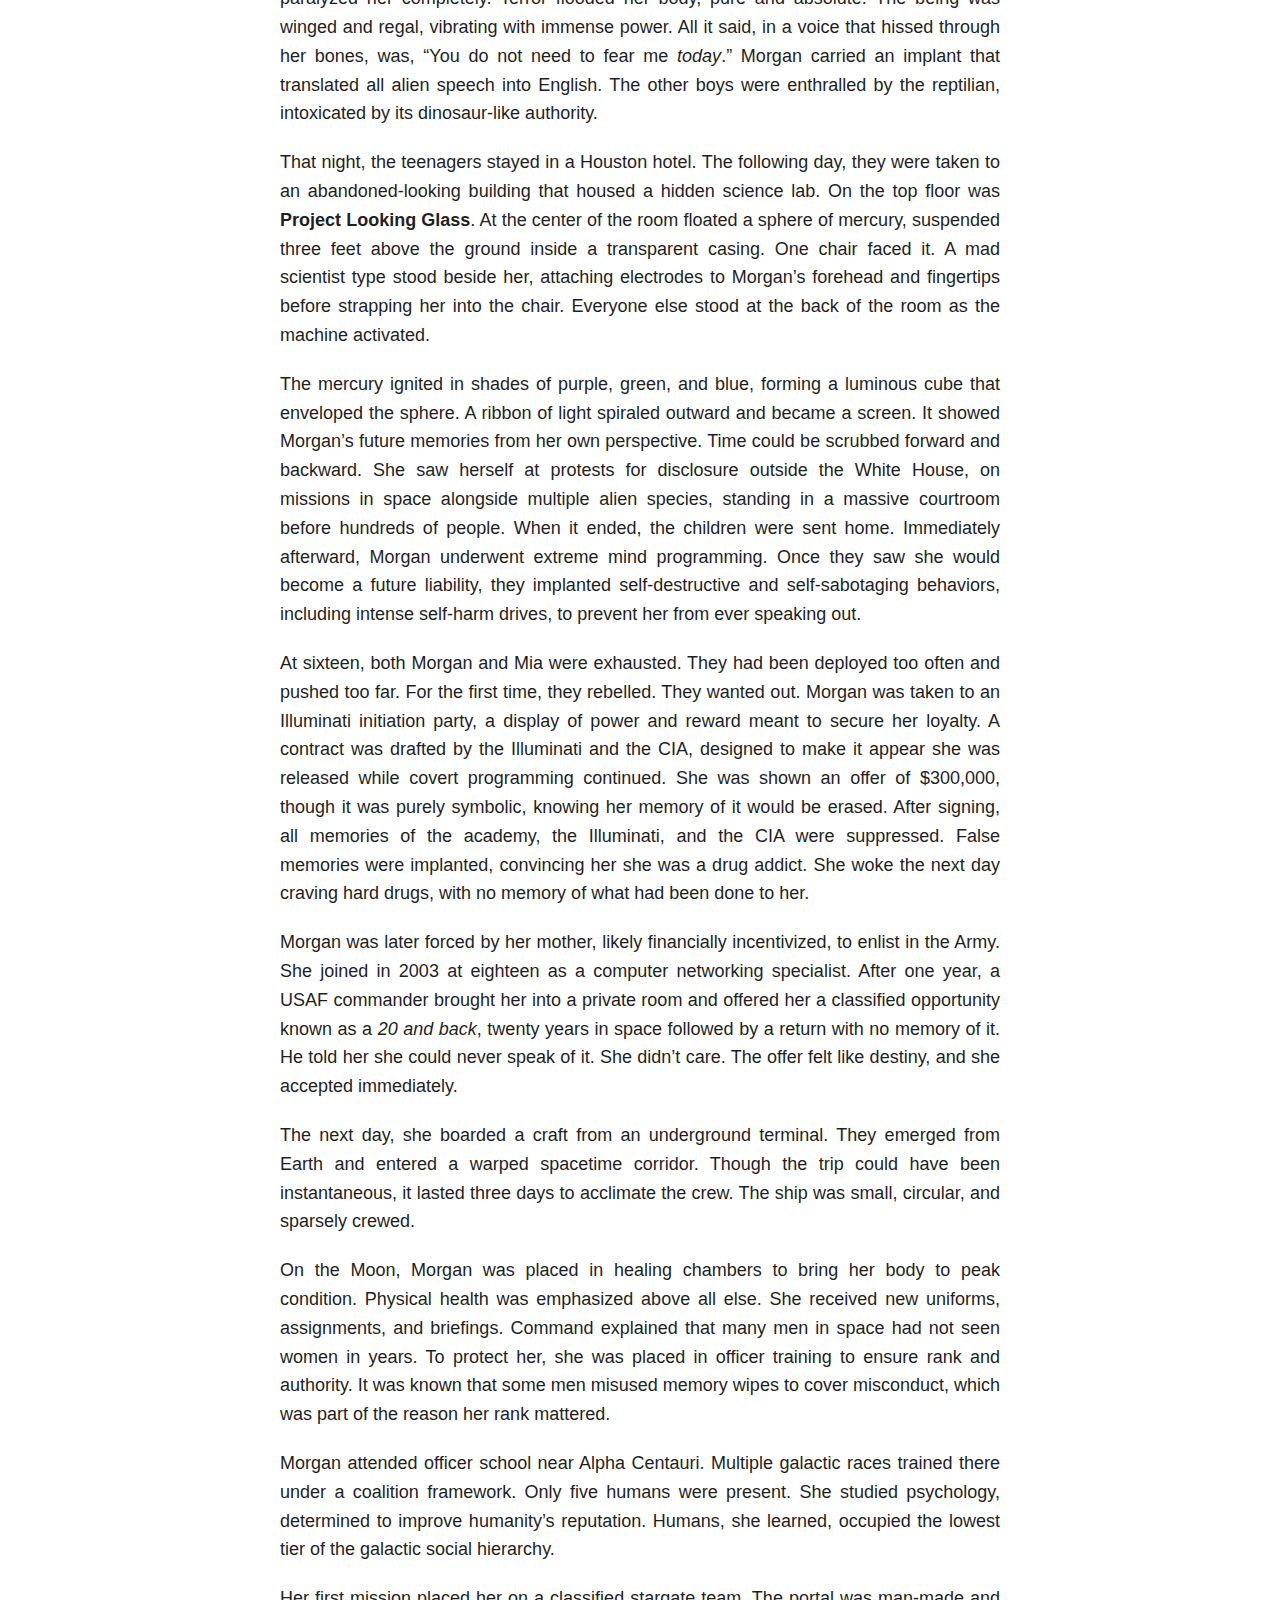
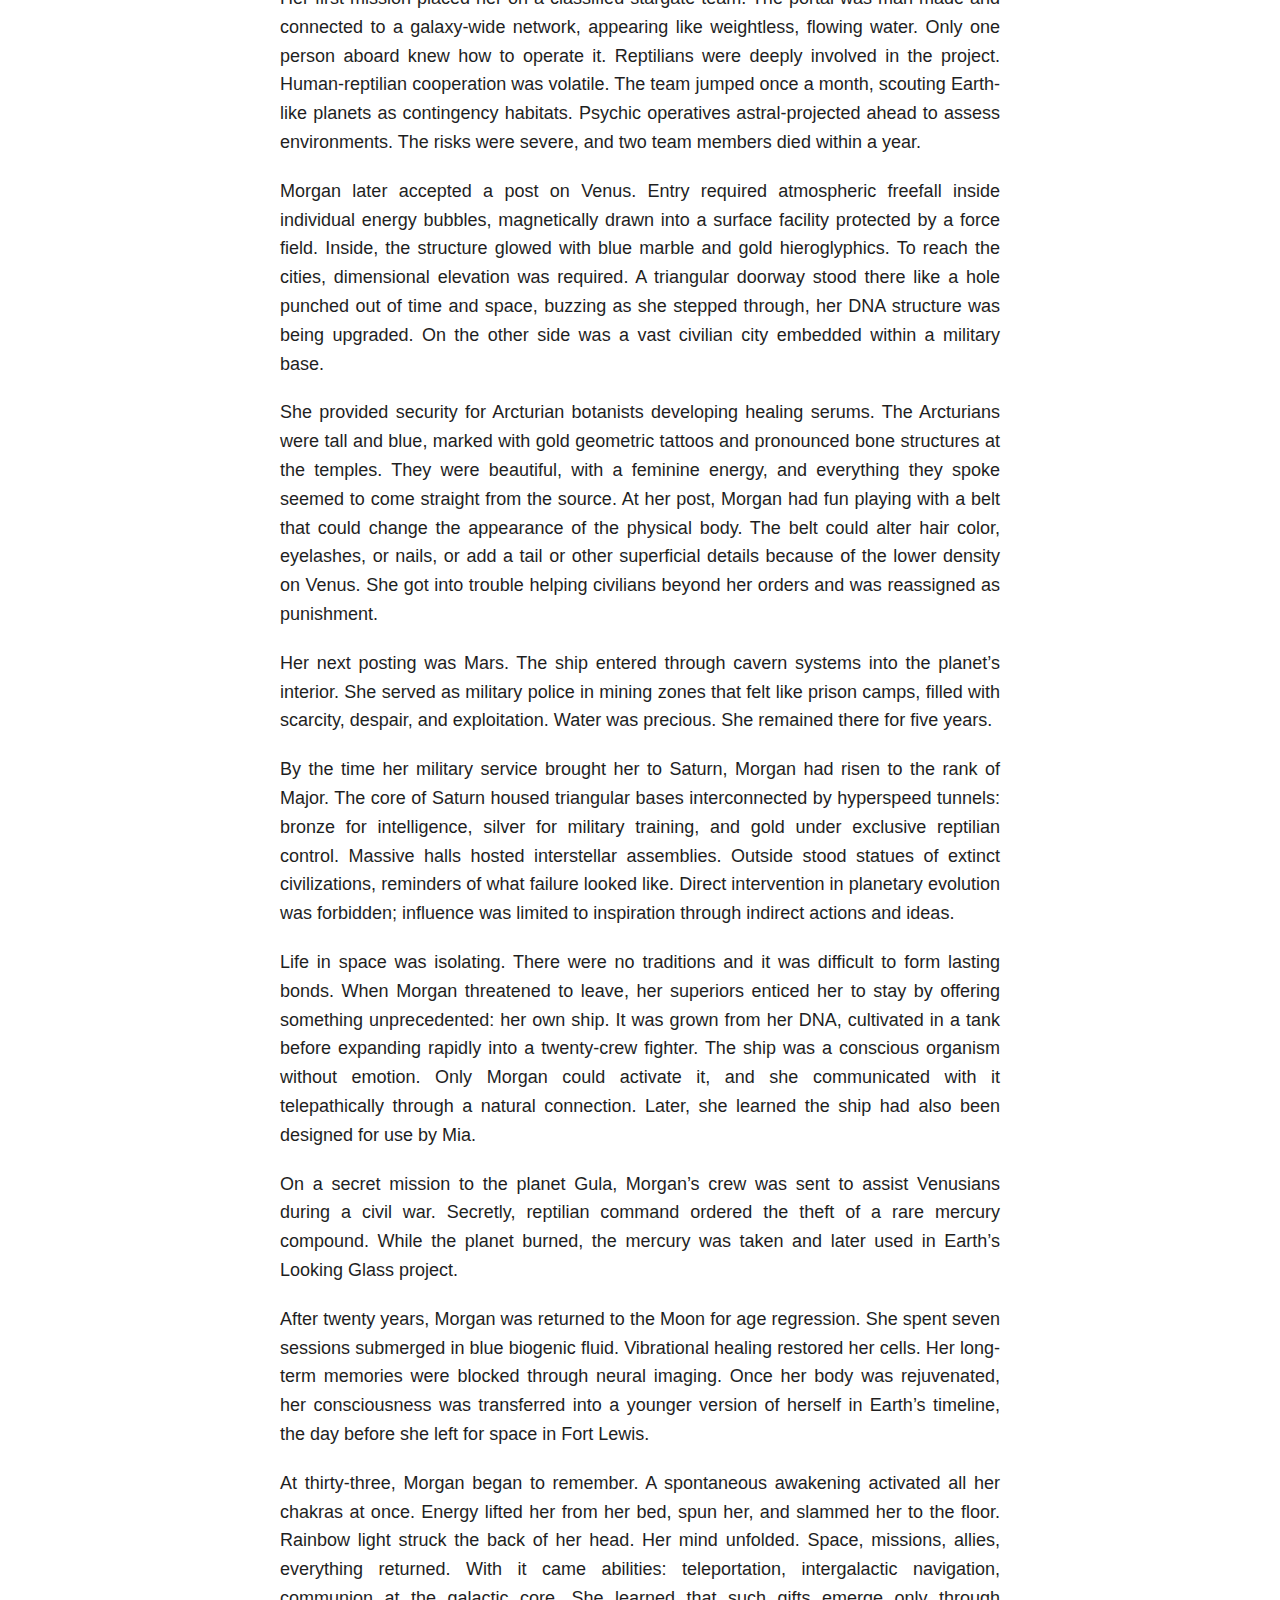
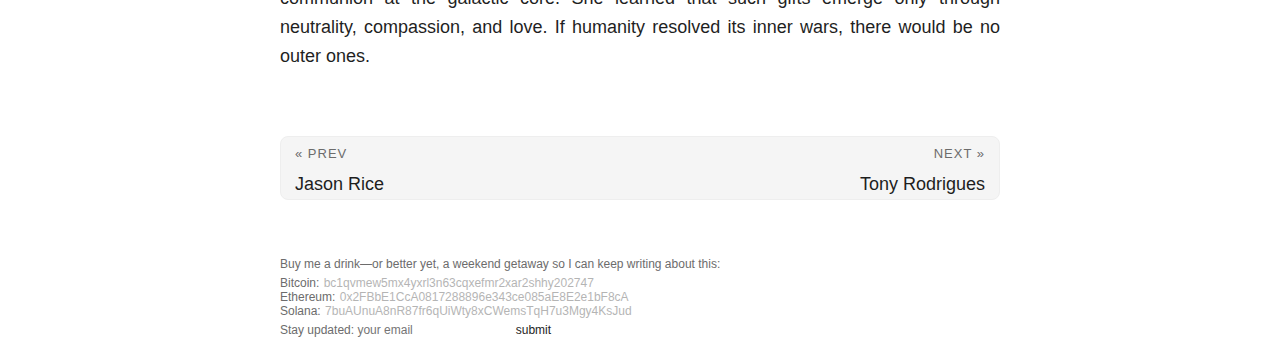
<file: posts/morgan-rae-johnson/index.html>
<!doctype html><html lang=en dir=auto><head><meta charset=utf-8><meta http-equiv=X-UA-Compatible content="IE=edge"><meta name=viewport content="width=device-width,initial-scale=1,shrink-to-fit=no"><meta name=robots content="index, follow"><title>Morgan Rae Johnson | 20 and back</title>
<meta name=keywords content><meta name=description content="This account is compiled from multiple interviews given by Morgan. Her website and book are available here.
At five years old, in kindergarten, the military came to Morgan’s classroom. They tested her blood type with a handheld device, pricking her finger in the hallway while other children lined up for recess. The screen read O negative, with a number beneath it: 1.17. They asked her if she wanted to meet other kids like her. Before she could fully understand the question, they took her straight to what they called the Elitist Academy, a government-affiliated school for gifted children somewhere near Fort Lewis, Washington, where ultra soldiers were trained. There were only five children in her class at the time. Kids came from all over the world. Morgan attended intermittently, pulled from school during gymnastics or collected on weekends. She was deeply neglected by her divorced parents. Her twenty-year-old mother was distracted by a boyfriend and rarely noticed when Morgan was gone."><meta name=author content><link rel=canonical href=https://20andback.co/posts/morgan-rae-johnson/><link crossorigin=anonymous href=/assets/css/stylesheet.143fe8fe18704540ccfc074048af9a2ad0833452c653ac7108db287cea753616.css integrity="sha256-FD/o/hhwRUDM/AdASK+aKtCDNFLGU6xxCNsofOp1NhY=" rel="preload stylesheet" as=style><link rel=icon href=https://20andback.co/favicon.ico><link rel=icon type=image/png sizes=16x16 href=https://20andback.co/favicon-16x16.png><link rel=icon type=image/png sizes=32x32 href=https://20andback.co/favicon-32x32.png><link rel=apple-touch-icon href=https://20andback.co/apple-touch-icon.png><link rel=mask-icon href=https://20andback.co/safari-pinned-tab.svg><meta name=theme-color content="#2e2e33"><meta name=msapplication-TileColor content="#2e2e33"><link rel=alternate hreflang=en href=https://20andback.co/posts/morgan-rae-johnson/><noscript><style>#theme-toggle,.top-link{display:none}</style><style>@media(prefers-color-scheme:dark){:root{--theme:rgb(29, 30, 32);--entry:rgb(46, 46, 51);--primary:rgb(218, 218, 219);--secondary:rgb(155, 156, 157);--tertiary:rgb(65, 66, 68);--content:rgb(196, 196, 197);--code-block-bg:rgb(46, 46, 51);--code-bg:rgb(55, 56, 62);--border:rgb(51, 51, 51)}.list{background:var(--theme)}.list:not(.dark)::-webkit-scrollbar-track{background:0 0}.list:not(.dark)::-webkit-scrollbar-thumb{border-color:var(--theme)}}</style></noscript><meta property="og:url" content="https://20andback.co/posts/morgan-rae-johnson/"><meta property="og:site_name" content="20 and back"><meta property="og:title" content="Morgan Rae Johnson"><meta property="og:description" content="This account is compiled from multiple interviews given by Morgan. Her website and book are available here.
At five years old, in kindergarten, the military came to Morgan’s classroom. They tested her blood type with a handheld device, pricking her finger in the hallway while other children lined up for recess. The screen read O negative, with a number beneath it: 1.17. They asked her if she wanted to meet other kids like her. Before she could fully understand the question, they took her straight to what they called the Elitist Academy, a government-affiliated school for gifted children somewhere near Fort Lewis, Washington, where ultra soldiers were trained. There were only five children in her class at the time. Kids came from all over the world. Morgan attended intermittently, pulled from school during gymnastics or collected on weekends. She was deeply neglected by her divorced parents. Her twenty-year-old mother was distracted by a boyfriend and rarely noticed when Morgan was gone."><meta property="og:locale" content="en-us"><meta property="og:type" content="article"><meta property="article:section" content="posts"><meta property="og:image" content="https://20andback.co/images/papermod-cover.png"><meta name=twitter:card content="summary_large_image"><meta name=twitter:image content="https://20andback.co/images/papermod-cover.png"><meta name=twitter:title content="Morgan Rae Johnson"><meta name=twitter:description content="This account is compiled from multiple interviews given by Morgan. Her website and book are available here.
At five years old, in kindergarten, the military came to Morgan’s classroom. They tested her blood type with a handheld device, pricking her finger in the hallway while other children lined up for recess. The screen read O negative, with a number beneath it: 1.17. They asked her if she wanted to meet other kids like her. Before she could fully understand the question, they took her straight to what they called the Elitist Academy, a government-affiliated school for gifted children somewhere near Fort Lewis, Washington, where ultra soldiers were trained. There were only five children in her class at the time. Kids came from all over the world. Morgan attended intermittently, pulled from school during gymnastics or collected on weekends. She was deeply neglected by her divorced parents. Her twenty-year-old mother was distracted by a boyfriend and rarely noticed when Morgan was gone."><script type=application/ld+json>{"@context":"https://schema.org","@type":"BreadcrumbList","itemListElement":[{"@type":"ListItem","position":1,"name":"Posts","item":"https://20andback.co/posts/"},{"@type":"ListItem","position":2,"name":"Morgan Rae Johnson","item":"https://20andback.co/posts/morgan-rae-johnson/"}]}</script><script type=application/ld+json>{"@context":"https://schema.org","@type":"BlogPosting","headline":"Morgan Rae Johnson","name":"Morgan Rae Johnson","description":"This account is compiled from multiple interviews given by Morgan. Her website and book are available here.\nAt five years old, in kindergarten, the military came to Morgan’s classroom. They tested her blood type with a handheld device, pricking her finger in the hallway while other children lined up for recess. The screen read O negative, with a number beneath it: 1.17. They asked her if she wanted to meet other kids like her. Before she could fully understand the question, they took her straight to what they called the Elitist Academy, a government-affiliated school for gifted children somewhere near Fort Lewis, Washington, where ultra soldiers were trained. There were only five children in her class at the time. Kids came from all over the world. Morgan attended intermittently, pulled from school during gymnastics or collected on weekends. She was deeply neglected by her divorced parents. Her twenty-year-old mother was distracted by a boyfriend and rarely noticed when Morgan was gone.\n","keywords":[],"articleBody":"This account is compiled from multiple interviews given by Morgan. Her website and book are available here.\nAt five years old, in kindergarten, the military came to Morgan’s classroom. They tested her blood type with a handheld device, pricking her finger in the hallway while other children lined up for recess. The screen read O negative, with a number beneath it: 1.17. They asked her if she wanted to meet other kids like her. Before she could fully understand the question, they took her straight to what they called the Elitist Academy, a government-affiliated school for gifted children somewhere near Fort Lewis, Washington, where ultra soldiers were trained. There were only five children in her class at the time. Kids came from all over the world. Morgan attended intermittently, pulled from school during gymnastics or collected on weekends. She was deeply neglected by her divorced parents. Her twenty-year-old mother was distracted by a boyfriend and rarely noticed when Morgan was gone.\nAt the academy, Morgan was trained in energy work, magic, hand-to-hand combat, gymnastics, and remote viewing, learning to visualize the locations of objects, humans, and non-human entities. There were multiple tracks: intelligence, remote viewing, the Monarch program, and others. Morgan was placed primarily in intel and remote viewing. Each time she was returned home, her mind was wiped and replaced with carefully implanted false memories.\nTrauma testing began when she was eight. The children were called experiments. Strength was forged through torture-based techniques: waterboarding, staged encounters with lions and alligators brought inches from their bodies, engineered moments of near death. Under extreme terror, Morgan’s consciousness fractured. A line split her mind, forcing part of her into a separate compartment of her soul. She was then subjected to electroshock therapy and MK-Ultra–style mind-splitting protocols, programming her like a machine. An alter personality was created, Mia 369, designed to function as a spy.\nMia was undeniably her, but stripped of emotion and attachment. She felt no sexual attraction, yet understood how to weaponize it. She knew Morgan existed. She dressed provocatively as a tactical choice, not desire. Ultra soldiers like Mia were covert operatives rather than battlefield super soldiers. By fourteen and fifteen, Mia was being deployed to adult environments, including pool parties and intelligence traps, drawing on training that included pole dancing. Over time, Morgan evolved enough to hold both sets of memories.\nA specific code phrase was used to activate Mia over the telephone. The moment Morgan heard it, the switch occurred. After sleep, Morgan would return. When she was fifteen, the call came. The phrase was spoken. Morgan separated, told her father she was leaving for the weekend with friends, and an SUV arrived. It took her to a private jet bound for an underground facility near Houston operated by MILAB, a testing ground for experimental technologies developed in collaboration with non-human intelligence.\nIn the underground base, Morgan was introduced holographically to five extraterrestrial races as preparation for remote viewing assignments. The teenagers studied their anatomy and agendas. After the briefing, they were taken to meet a reptilian being in person. It was the most terrifying experience of her life. The reptilian sat on a throne. When it spoke telepathically, its presence overwhelmed her nervous system and paralyzed her completely. Terror flooded her body, pure and absolute. The being was winged and regal, vibrating with immense power. All it said, in a voice that hissed through her bones, was, “You do not need to fear me today.” Morgan carried an implant that translated all alien speech into English. The other boys were enthralled by the reptilian, intoxicated by its dinosaur-like authority.\nThat night, the teenagers stayed in a Houston hotel. The following day, they were taken to an abandoned-looking building that housed a hidden science lab. On the top floor was Project Looking Glass. At the center of the room floated a sphere of mercury, suspended three feet above the ground inside a transparent casing. One chair faced it. A mad scientist type stood beside her, attaching electrodes to Morgan’s forehead and fingertips before strapping her into the chair. Everyone else stood at the back of the room as the machine activated.\nThe mercury ignited in shades of purple, green, and blue, forming a luminous cube that enveloped the sphere. A ribbon of light spiraled outward and became a screen. It showed Morgan’s future memories from her own perspective. Time could be scrubbed forward and backward. She saw herself at protests for disclosure outside the White House, on missions in space alongside multiple alien species, standing in a massive courtroom before hundreds of people. When it ended, the children were sent home. Immediately afterward, Morgan underwent extreme mind programming. Once they saw she would become a future liability, they implanted self-destructive and self-sabotaging behaviors, including intense self-harm drives, to prevent her from ever speaking out.\nAt sixteen, both Morgan and Mia were exhausted. They had been deployed too often and pushed too far. For the first time, they rebelled. They wanted out. Morgan was taken to an Illuminati initiation party, a display of power and reward meant to secure her loyalty. A contract was drafted by the Illuminati and the CIA, designed to make it appear she was released while covert programming continued. She was shown an offer of $300,000, though it was purely symbolic, knowing her memory of it would be erased. After signing, all memories of the academy, the Illuminati, and the CIA were suppressed. False memories were implanted, convincing her she was a drug addict. She woke the next day craving hard drugs, with no memory of what had been done to her.\nMorgan was later forced by her mother, likely financially incentivized, to enlist in the Army. She joined in 2003 at eighteen as a computer networking specialist. After one year, a USAF commander brought her into a private room and offered her a classified opportunity known as a 20 and back, twenty years in space followed by a return with no memory of it. He told her she could never speak of it. She didn’t care. The offer felt like destiny, and she accepted immediately.\nThe next day, she boarded a craft from an underground terminal. They emerged from Earth and entered a warped spacetime corridor. Though the trip could have been instantaneous, it lasted three days to acclimate the crew. The ship was small, circular, and sparsely crewed.\nOn the Moon, Morgan was placed in healing chambers to bring her body to peak condition. Physical health was emphasized above all else. She received new uniforms, assignments, and briefings. Command explained that many men in space had not seen women in years. To protect her, she was placed in officer training to ensure rank and authority. It was known that some men misused memory wipes to cover misconduct, which was part of the reason her rank mattered.\nMorgan attended officer school near Alpha Centauri. Multiple galactic races trained there under a coalition framework. Only five humans were present. She studied psychology, determined to improve humanity’s reputation. Humans, she learned, occupied the lowest tier of the galactic social hierarchy.\nHer first mission placed her on a classified stargate team. The portal was man-made and connected to a galaxy-wide network, appearing like weightless, flowing water. Only one person aboard knew how to operate it. Reptilians were deeply involved in the project. Human-reptilian cooperation was volatile. The team jumped once a month, scouting Earth-like planets as contingency habitats. Psychic operatives astral-projected ahead to assess environments. The risks were severe, and two team members died within a year.\nMorgan later accepted a post on Venus. Entry required atmospheric freefall inside individual energy bubbles, magnetically drawn into a surface facility protected by a force field. Inside, the structure glowed with blue marble and gold hieroglyphics. To reach the cities, dimensional elevation was required. A triangular doorway stood there like a hole punched out of time and space, buzzing as she stepped through, her DNA structure was being upgraded. On the other side was a vast civilian city embedded within a military base.\nShe provided security for Arcturian botanists developing healing serums. The Arcturians were tall and blue, marked with gold geometric tattoos and pronounced bone structures at the temples. They were beautiful, with a feminine energy, and everything they spoke seemed to come straight from the source. At her post, Morgan had fun playing with a belt that could change the appearance of the physical body. The belt could alter hair color, eyelashes, or nails, or add a tail or other superficial details because of the lower density on Venus. She got into trouble helping civilians beyond her orders and was reassigned as punishment.\nHer next posting was Mars. The ship entered through cavern systems into the planet’s interior. She served as military police in mining zones that felt like prison camps, filled with scarcity, despair, and exploitation. Water was precious. She remained there for five years.\nBy the time her military service brought her to Saturn, Morgan had risen to the rank of Major. The core of Saturn housed triangular bases interconnected by hyperspeed tunnels: bronze for intelligence, silver for military training, and gold under exclusive reptilian control. Massive halls hosted interstellar assemblies. Outside stood statues of extinct civilizations, reminders of what failure looked like. Direct intervention in planetary evolution was forbidden; influence was limited to inspiration through indirect actions and ideas.\nLife in space was isolating. There were no traditions and it was difficult to form lasting bonds. When Morgan threatened to leave, her superiors enticed her to stay by offering something unprecedented: her own ship. It was grown from her DNA, cultivated in a tank before expanding rapidly into a twenty-crew fighter. The ship was a conscious organism without emotion. Only Morgan could activate it, and she communicated with it telepathically through a natural connection. Later, she learned the ship had also been designed for use by Mia.\nOn a secret mission to the planet Gula, Morgan’s crew was sent to assist Venusians during a civil war. Secretly, reptilian command ordered the theft of a rare mercury compound. While the planet burned, the mercury was taken and later used in Earth’s Looking Glass project.\nAfter twenty years, Morgan was returned to the Moon for age regression. She spent seven sessions submerged in blue biogenic fluid. Vibrational healing restored her cells. Her long-term memories were blocked through neural imaging. Once her body was rejuvenated, her consciousness was transferred into a younger version of herself in Earth’s timeline, the day before she left for space in Fort Lewis.\nAt thirty-three, Morgan began to remember. A spontaneous awakening activated all her chakras at once. Energy lifted her from her bed, spun her, and slammed her to the floor. Rainbow light struck the back of her head. Her mind unfolded. Space, missions, allies, everything returned. With it came abilities: teleportation, intergalactic navigation, communion at the galactic core. She learned that such gifts emerge only through neutrality, compassion, and love. If humanity resolved its inner wars, there would be no outer ones.\n","wordCount":"1842","inLanguage":"en","image":"https://20andback.co/images/papermod-cover.png","datePublished":"0001-01-01T00:00:00Z","dateModified":"0001-01-01T00:00:00Z","mainEntityOfPage":{"@type":"WebPage","@id":"https://20andback.co/posts/morgan-rae-johnson/"},"publisher":{"@type":"Organization","name":"20 and back","logo":{"@type":"ImageObject","url":"https://20andback.co/favicon.ico"}}}</script></head><body id=top><script>localStorage.getItem("pref-theme")==="dark"?document.body.classList.add("dark"):localStorage.getItem("pref-theme")==="light"?document.body.classList.remove("dark"):window.matchMedia("(prefers-color-scheme: dark)").matches&&document.body.classList.add("dark")</script><header class=header><nav class=nav><div class=logo><a href=https://20andback.co/ accesskey=h title="20 and back (Alt + H)">20 and back</a><div class=logo-switches><button id=theme-toggle accesskey=t title="(Alt + T)" aria-label="Toggle theme"><svg id="moon" width="24" height="18" viewBox="0 0 24 24" fill="none" stroke="currentcolor" stroke-width="2" stroke-linecap="round" stroke-linejoin="round"><path d="M21 12.79A9 9 0 1111.21 3 7 7 0 0021 12.79z"/></svg><svg id="sun" width="24" height="18" viewBox="0 0 24 24" fill="none" stroke="currentcolor" stroke-width="2" stroke-linecap="round" stroke-linejoin="round"><circle cx="12" cy="12" r="5"/><line x1="12" y1="1" x2="12" y2="3"/><line x1="12" y1="21" x2="12" y2="23"/><line x1="4.22" y1="4.22" x2="5.64" y2="5.64"/><line x1="18.36" y1="18.36" x2="19.78" y2="19.78"/><line x1="1" y1="12" x2="3" y2="12"/><line x1="21" y1="12" x2="23" y2="12"/><line x1="4.22" y1="19.78" x2="5.64" y2="18.36"/><line x1="18.36" y1="5.64" x2="19.78" y2="4.22"/></svg></button></div></div><ul id=menu></ul></nav></header><main class=main><article class=post-single><header class=post-header><div class=breadcrumbs><a href=https://20andback.co/>Home</a>&nbsp;»&nbsp;<a href=https://20andback.co/posts/>Posts</a></div><h1 class="post-title entry-hint-parent">Morgan Rae Johnson</h1><div class=post-meta>9 min</div></header><div class=post-content><p><em>This account is compiled from multiple interviews given by Morgan. Her website and book are available <a href=https://www.morganraejohnsonauthor.com>here</a>.</em></p><p>At five years old, in kindergarten, the military came to Morgan’s classroom. They tested her blood type with a handheld device, pricking her finger in the hallway while other children lined up for recess. The screen read <strong>O negative</strong>, with a number beneath it: <strong>1.17</strong>. They asked her if she wanted to meet other kids like her. Before she could fully understand the question, they took her straight to what they called the <em>Elitist Academy</em>, a government-affiliated school for gifted children somewhere near Fort Lewis, Washington, where ultra soldiers were trained. There were only five children in her class at the time. Kids came from all over the world. Morgan attended intermittently, pulled from school during gymnastics or collected on weekends. She was deeply neglected by her divorced parents. Her twenty-year-old mother was distracted by a boyfriend and rarely noticed when Morgan was gone.</p><p>At the academy, Morgan was trained in energy work, magic, hand-to-hand combat, gymnastics, and remote viewing, learning to visualize the locations of objects, humans, and non-human entities. There were multiple tracks: intelligence, remote viewing, the Monarch program, and others. Morgan was placed primarily in intel and remote viewing. Each time she was returned home, her mind was wiped and replaced with carefully implanted false memories.</p><p>Trauma testing began when she was eight. The children were called <em>experiments</em>. Strength was forged through torture-based techniques: waterboarding, staged encounters with lions and alligators brought inches from their bodies, engineered moments of near death. Under extreme terror, Morgan’s consciousness fractured. A line split her mind, forcing part of her into a separate compartment of her soul. She was then subjected to electroshock therapy and MK-Ultra–style mind-splitting protocols, programming her like a machine. An alter personality was created, <strong>Mia 369</strong>, designed to function as a spy.</p><p>Mia was undeniably her, but stripped of emotion and attachment. She felt no sexual attraction, yet understood how to weaponize it. She knew Morgan existed. She dressed provocatively as a tactical choice, not desire. Ultra soldiers like Mia were covert operatives rather than battlefield super soldiers. By fourteen and fifteen, Mia was being deployed to adult environments, including pool parties and intelligence traps, drawing on training that included pole dancing. Over time, Morgan evolved enough to hold both sets of memories.</p><p>A specific code phrase was used to activate Mia over the telephone. The moment Morgan heard it, the switch occurred. After sleep, Morgan would return. When she was fifteen, the call came. The phrase was spoken. Morgan separated, told her father she was leaving for the weekend with friends, and an SUV arrived. It took her to a private jet bound for an underground facility near Houston operated by MILAB, a testing ground for experimental technologies developed in collaboration with non-human intelligence.</p><p>In the underground base, Morgan was introduced holographically to five extraterrestrial races as preparation for remote viewing assignments. The teenagers studied their anatomy and agendas. After the briefing, they were taken to meet a reptilian being in person. It was the most terrifying experience of her life. The reptilian sat on a throne. When it spoke telepathically, its presence overwhelmed her nervous system and paralyzed her completely. Terror flooded her body, pure and absolute. The being was winged and regal, vibrating with immense power. All it said, in a voice that hissed through her bones, was, &ldquo;You do not need to fear me <em>today</em>.&rdquo; Morgan carried an implant that translated all alien speech into English. The other boys were enthralled by the reptilian, intoxicated by its dinosaur-like authority.</p><p>That night, the teenagers stayed in a Houston hotel. The following day, they were taken to an abandoned-looking building that housed a hidden science lab. On the top floor was <strong>Project Looking Glass</strong>. At the center of the room floated a sphere of mercury, suspended three feet above the ground inside a transparent casing. One chair faced it. A mad scientist type stood beside her, attaching electrodes to Morgan’s forehead and fingertips before strapping her into the chair. Everyone else stood at the back of the room as the machine activated.</p><p>The mercury ignited in shades of purple, green, and blue, forming a luminous cube that enveloped the sphere. A ribbon of light spiraled outward and became a screen. It showed Morgan’s future memories from her own perspective. Time could be scrubbed forward and backward. She saw herself at protests for disclosure outside the White House, on missions in space alongside multiple alien species, standing in a massive courtroom before hundreds of people. When it ended, the children were sent home. Immediately afterward, Morgan underwent extreme mind programming. Once they saw she would become a future liability, they implanted self-destructive and self-sabotaging behaviors, including intense self-harm drives, to prevent her from ever speaking out.</p><p>At sixteen, both Morgan and Mia were exhausted. They had been deployed too often and pushed too far. For the first time, they rebelled. They wanted out. Morgan was taken to an Illuminati initiation party, a display of power and reward meant to secure her loyalty. A contract was drafted by the Illuminati and the CIA, designed to make it appear she was released while covert programming continued. She was shown an offer of $300,000, though it was purely symbolic, knowing her memory of it would be erased. After signing, all memories of the academy, the Illuminati, and the CIA were suppressed. False memories were implanted, convincing her she was a drug addict. She woke the next day craving hard drugs, with no memory of what had been done to her.</p><p>Morgan was later forced by her mother, likely financially incentivized, to enlist in the Army. She joined in 2003 at eighteen as a computer networking specialist. After one year, a USAF commander brought her into a private room and offered her a classified opportunity known as a <em>20 and back</em>, twenty years in space followed by a return with no memory of it. He told her she could never speak of it. She didn’t care. The offer felt like destiny, and she accepted immediately.</p><p>The next day, she boarded a craft from an underground terminal. They emerged from Earth and entered a warped spacetime corridor. Though the trip could have been instantaneous, it lasted three days to acclimate the crew. The ship was small, circular, and sparsely crewed.</p><p>On the Moon, Morgan was placed in healing chambers to bring her body to peak condition. Physical health was emphasized above all else. She received new uniforms, assignments, and briefings. Command explained that many men in space had not seen women in years. To protect her, she was placed in officer training to ensure rank and authority. It was known that some men misused memory wipes to cover misconduct, which was part of the reason her rank mattered.</p><p>Morgan attended officer school near Alpha Centauri. Multiple galactic races trained there under a coalition framework. Only five humans were present. She studied psychology, determined to improve humanity’s reputation. Humans, she learned, occupied the lowest tier of the galactic social hierarchy.</p><p>Her first mission placed her on a classified stargate team. The portal was man-made and connected to a galaxy-wide network, appearing like weightless, flowing water. Only one person aboard knew how to operate it. Reptilians were deeply involved in the project. Human-reptilian cooperation was volatile. The team jumped once a month, scouting Earth-like planets as contingency habitats. Psychic operatives astral-projected ahead to assess environments. The risks were severe, and two team members died within a year.</p><p>Morgan later accepted a post on Venus. Entry required atmospheric freefall inside individual energy bubbles, magnetically drawn into a surface facility protected by a force field. Inside, the structure glowed with blue marble and gold hieroglyphics. To reach the cities, dimensional elevation was required. A triangular doorway stood there like a hole punched out of time and space, buzzing as she stepped through, her DNA structure was being upgraded. On the other side was a vast civilian city embedded within a military base.</p><p>She provided security for Arcturian botanists developing healing serums. The Arcturians were tall and blue, marked with gold geometric tattoos and pronounced bone structures at the temples. They were beautiful, with a feminine energy, and everything they spoke seemed to come straight from the source. At her post, Morgan had fun playing with a belt that could change the appearance of the physical body. The belt could alter hair color, eyelashes, or nails, or add a tail or other superficial details because of the lower density on Venus. She got into trouble helping civilians beyond her orders and was reassigned as punishment.</p><p>Her next posting was Mars. The ship entered through cavern systems into the planet’s interior. She served as military police in mining zones that felt like prison camps, filled with scarcity, despair, and exploitation. Water was precious. She remained there for five years.</p><p>By the time her military service brought her to Saturn, Morgan had risen to the rank of Major. The core of Saturn housed triangular bases interconnected by hyperspeed tunnels: bronze for intelligence, silver for military training, and gold under exclusive reptilian control. Massive halls hosted interstellar assemblies. Outside stood statues of extinct civilizations, reminders of what failure looked like. Direct intervention in planetary evolution was forbidden; influence was limited to inspiration through indirect actions and ideas.</p><p>Life in space was isolating. There were no traditions and it was difficult to form lasting bonds. When Morgan threatened to leave, her superiors enticed her to stay by offering something unprecedented: her own ship. It was grown from her DNA, cultivated in a tank before expanding rapidly into a twenty-crew fighter. The ship was a conscious organism without emotion. Only Morgan could activate it, and she communicated with it telepathically through a natural connection. Later, she learned the ship had also been designed for use by Mia.</p><p>On a secret mission to the planet Gula, Morgan’s crew was sent to assist Venusians during a civil war. Secretly, reptilian command ordered the theft of a rare mercury compound. While the planet burned, the mercury was taken and later used in Earth’s Looking Glass project.</p><p>After twenty years, Morgan was returned to the Moon for age regression. She spent seven sessions submerged in blue biogenic fluid. Vibrational healing restored her cells. Her long-term memories were blocked through neural imaging. Once her body was rejuvenated, her consciousness was transferred into a younger version of herself in Earth’s timeline, the day before she left for space in Fort Lewis.</p><p>At thirty-three, Morgan began to remember. A spontaneous awakening activated all her chakras at once. Energy lifted her from her bed, spun her, and slammed her to the floor. Rainbow light struck the back of her head. Her mind unfolded. Space, missions, allies, everything returned. With it came abilities: teleportation, intergalactic navigation, communion at the galactic core. She learned that such gifts emerge only through neutrality, compassion, and love. If humanity resolved its inner wars, there would be no outer ones.</p></div><footer class=post-footer><ul class=post-tags></ul><nav class=paginav><a class=prev href=https://20andback.co/posts/jason-rice/><span class=title>« Prev</span><br><span>Jason Rice</span>
</a><a class=next href=https://20andback.co/posts/tony-rodrigues/><span class=title>Next »</span><br><span>Tony Rodrigues</span></a></nav></footer></article></main><footer class=footer><p>Buy me a drink—or better yet, a weekend getaway so I can keep writing about this:<br></p><div class=addresses><div>Bitcoin: <span>bc1qvmew5mx4yxrl3n63cqxefmr2xar2shhy202747</span></div><div>Ethereum: <span>0x2FBbE1CcA0817288896e343ce085aE8E2e1bF8cA</span></div><div>Solana: <span>7buAUnuA8nR87fr6qUiWty8xCWemsTqH7u3Mgy4KsJud</span></div></div><form action=https://formspree.io/f/xvgkdzgw method=post><label for=email>Stay updated:</label>
<input name=Email id=email type=email placeholder="your email" required>
<button type=submit>submit</button></form>·
<span>Powered by
<a href=https://gohugo.io/ rel="noopener noreferrer" target=_blank>Hugo</a> &
        <a href=https://github.com/adityatelange/hugo-PaperMod/ rel=noopener target=_blank>PaperMod</a></span></footer><a href=#top aria-label="go to top" title="Go to Top (Alt + G)" class=top-link id=top-link accesskey=g><svg viewBox="0 0 12 6" fill="currentcolor"><path d="M12 6H0l6-6z"/></svg>
</a><script>document.addEventListener("DOMContentLoaded",function(){document.querySelector(".footer")?.childNodes.forEach(e=>{e.textContent.trim()==="·"&&(e.textContent="")})})</script><script>let menu=document.getElementById("menu");menu&&(menu.scrollLeft=localStorage.getItem("menu-scroll-position"),menu.onscroll=function(){localStorage.setItem("menu-scroll-position",menu.scrollLeft)}),document.querySelectorAll('a[href^="#"]').forEach(e=>{e.addEventListener("click",function(e){e.preventDefault();var t=this.getAttribute("href").substr(1);window.matchMedia("(prefers-reduced-motion: reduce)").matches?document.querySelector(`[id='${decodeURIComponent(t)}']`).scrollIntoView():document.querySelector(`[id='${decodeURIComponent(t)}']`).scrollIntoView({behavior:"smooth"}),t==="top"?history.replaceState(null,null," "):history.pushState(null,null,`#${t}`)})})</script><script>var mybutton=document.getElementById("top-link");window.onscroll=function(){document.body.scrollTop>800||document.documentElement.scrollTop>800?(mybutton.style.visibility="visible",mybutton.style.opacity="1"):(mybutton.style.visibility="hidden",mybutton.style.opacity="0")}</script><script>document.getElementById("theme-toggle").addEventListener("click",()=>{document.body.className.includes("dark")?(document.body.classList.remove("dark"),localStorage.setItem("pref-theme","light")):(document.body.classList.add("dark"),localStorage.setItem("pref-theme","dark"))})</script><script>document.querySelectorAll("pre > code").forEach(e=>{const n=e.parentNode.parentNode,t=document.createElement("button");t.classList.add("copy-code"),t.innerHTML="copy";function s(){t.innerHTML="copied!",setTimeout(()=>{t.innerHTML="copy"},2e3)}t.addEventListener("click",t=>{if("clipboard"in navigator){navigator.clipboard.writeText(e.textContent),s();return}const n=document.createRange();n.selectNodeContents(e);const o=window.getSelection();o.removeAllRanges(),o.addRange(n);try{document.execCommand("copy"),s()}catch{}o.removeRange(n)}),n.classList.contains("highlight")?n.appendChild(t):n.parentNode.firstChild==n||(e.parentNode.parentNode.parentNode.parentNode.parentNode.nodeName=="TABLE"?e.parentNode.parentNode.parentNode.parentNode.parentNode.appendChild(t):e.parentNode.appendChild(t))})</script></body></html>
</file>
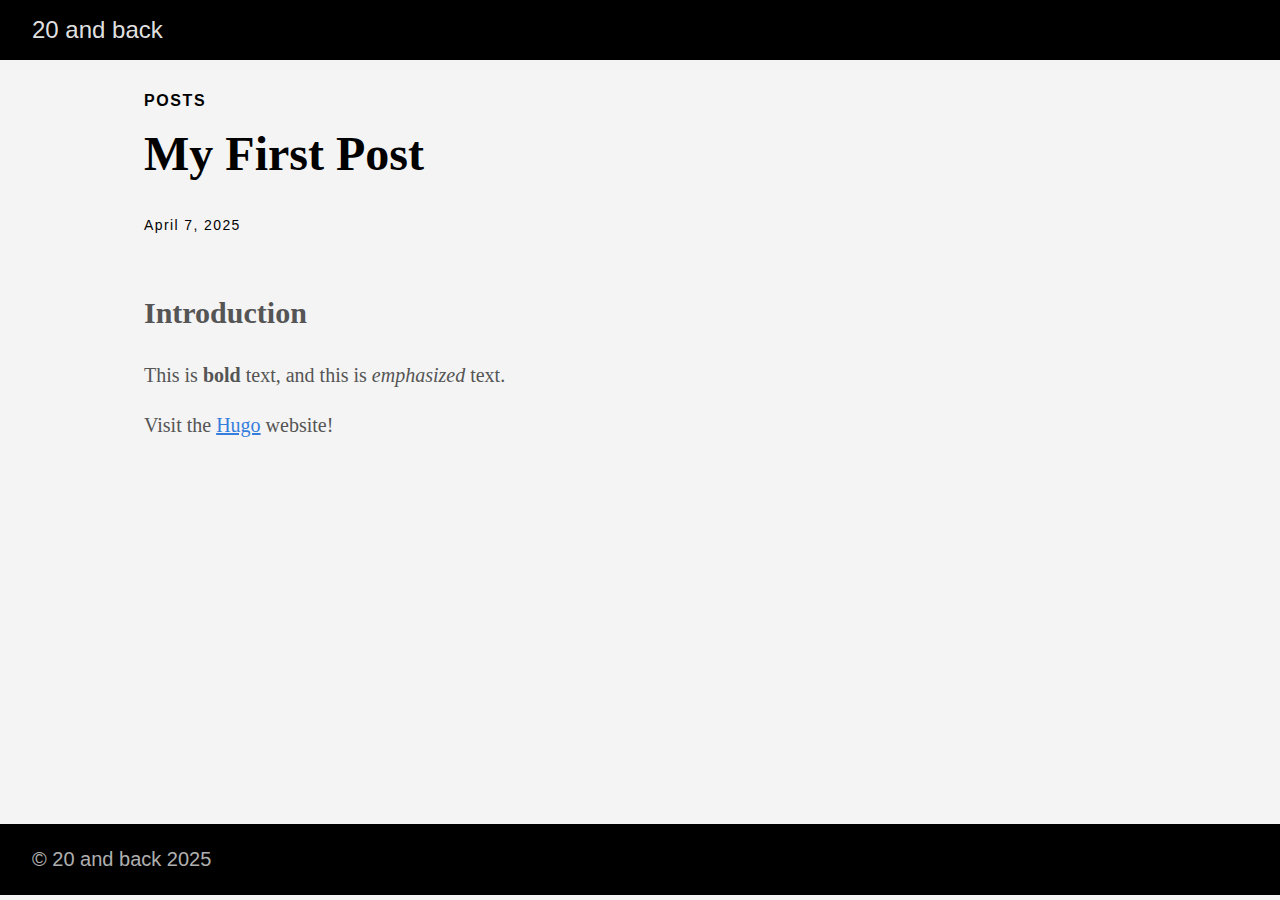
<file: posts/my-first-post/index.html>
<!doctype html><html lang=en-us><head><meta charset=utf-8><meta http-equiv=X-UA-Compatible content="IE=edge,chrome=1"><title>My First Post | 20 and back</title>
<meta name=viewport content="width=device-width,minimum-scale=1"><meta name=description content="Introduction
This is bold text, and this is emphasized text.
Visit the Hugo website!"><meta name=generator content="Hugo 0.145.0"><meta name=robots content="index, follow"><link rel=stylesheet href=/ananke/css/main.min.d05fb5f317fcf33b3a52936399bdf6f47dc776516e1692e412ec7d76f4a5faa2.css><link rel=canonical href=https://20andback.co/posts/my-first-post/><meta property="og:url" content="https://20andback.co/posts/my-first-post/"><meta property="og:site_name" content="20 and back"><meta property="og:title" content="My First Post"><meta property="og:description" content="Introduction This is bold text, and this is emphasized text.
Visit the Hugo website!"><meta property="og:locale" content="en_us"><meta property="og:type" content="article"><meta property="article:section" content="posts"><meta property="article:published_time" content="2025-04-07T11:06:50+03:00"><meta property="article:modified_time" content="2025-04-07T11:06:50+03:00"><meta itemprop=name content="My First Post"><meta itemprop=description content="Introduction This is bold text, and this is emphasized text.
Visit the Hugo website!"><meta itemprop=datePublished content="2025-04-07T11:06:50+03:00"><meta itemprop=dateModified content="2025-04-07T11:06:50+03:00"><meta itemprop=wordCount content="14"><meta name=twitter:card content="summary"><meta name=twitter:title content="My First Post"><meta name=twitter:description content="Introduction This is bold text, and this is emphasized text.
Visit the Hugo website!"></head><body class="ma0 avenir bg-near-white production"><header><div class=bg-black><nav class="pv3 ph3 ph4-ns" role=navigation><div class="flex-l center items-center justify-between"><a href=/ class="f3 fw2 hover-white white-90 dib no-underline">20 and back</a><div class="flex-l items-center"><div class=ananke-socials></div></div></div></nav></div></header><main class=pb7 role=main><article class="flex-l mw8 center ph3 flex-wrap justify-between"><header class="mt4 w-100"><aside class="instapaper_ignoref b helvetica tracked ttu">Posts</aside><div id=sharing class="mt3 ananke-socials"></div><h1 class="f1 athelas mt3 mb1">My First Post</h1><time class="f6 mv4 dib tracked" datetime=2025-04-07T11:06:50+03:00>April 7, 2025</time></header><div class="nested-copy-line-height lh-copy serif f4 nested-links mid-gray pr4-l w-two-thirds-l"><h2 id=introduction>Introduction</h2><p>This is <strong>bold</strong> text, and this is <em>emphasized</em> text.</p><p>Visit the <a href=https://gohugo.io>Hugo</a> website!</p><ul class=pa0></ul><div class="mt6 instapaper_ignoref"></div></div><aside class="w-30-l mt6-l"></aside></article></main><footer class="bg-black bottom-0 w-100 pa3" role=contentinfo><div class="flex justify-between"><a class="f4 fw4 hover-white white-70 dn dib-ns pv2 ph3 no-underline" href=https://20andback.co/>&copy; 20 and back 2025</a><div><div class=ananke-socials></div></div></div></footer></body></html>
</file>
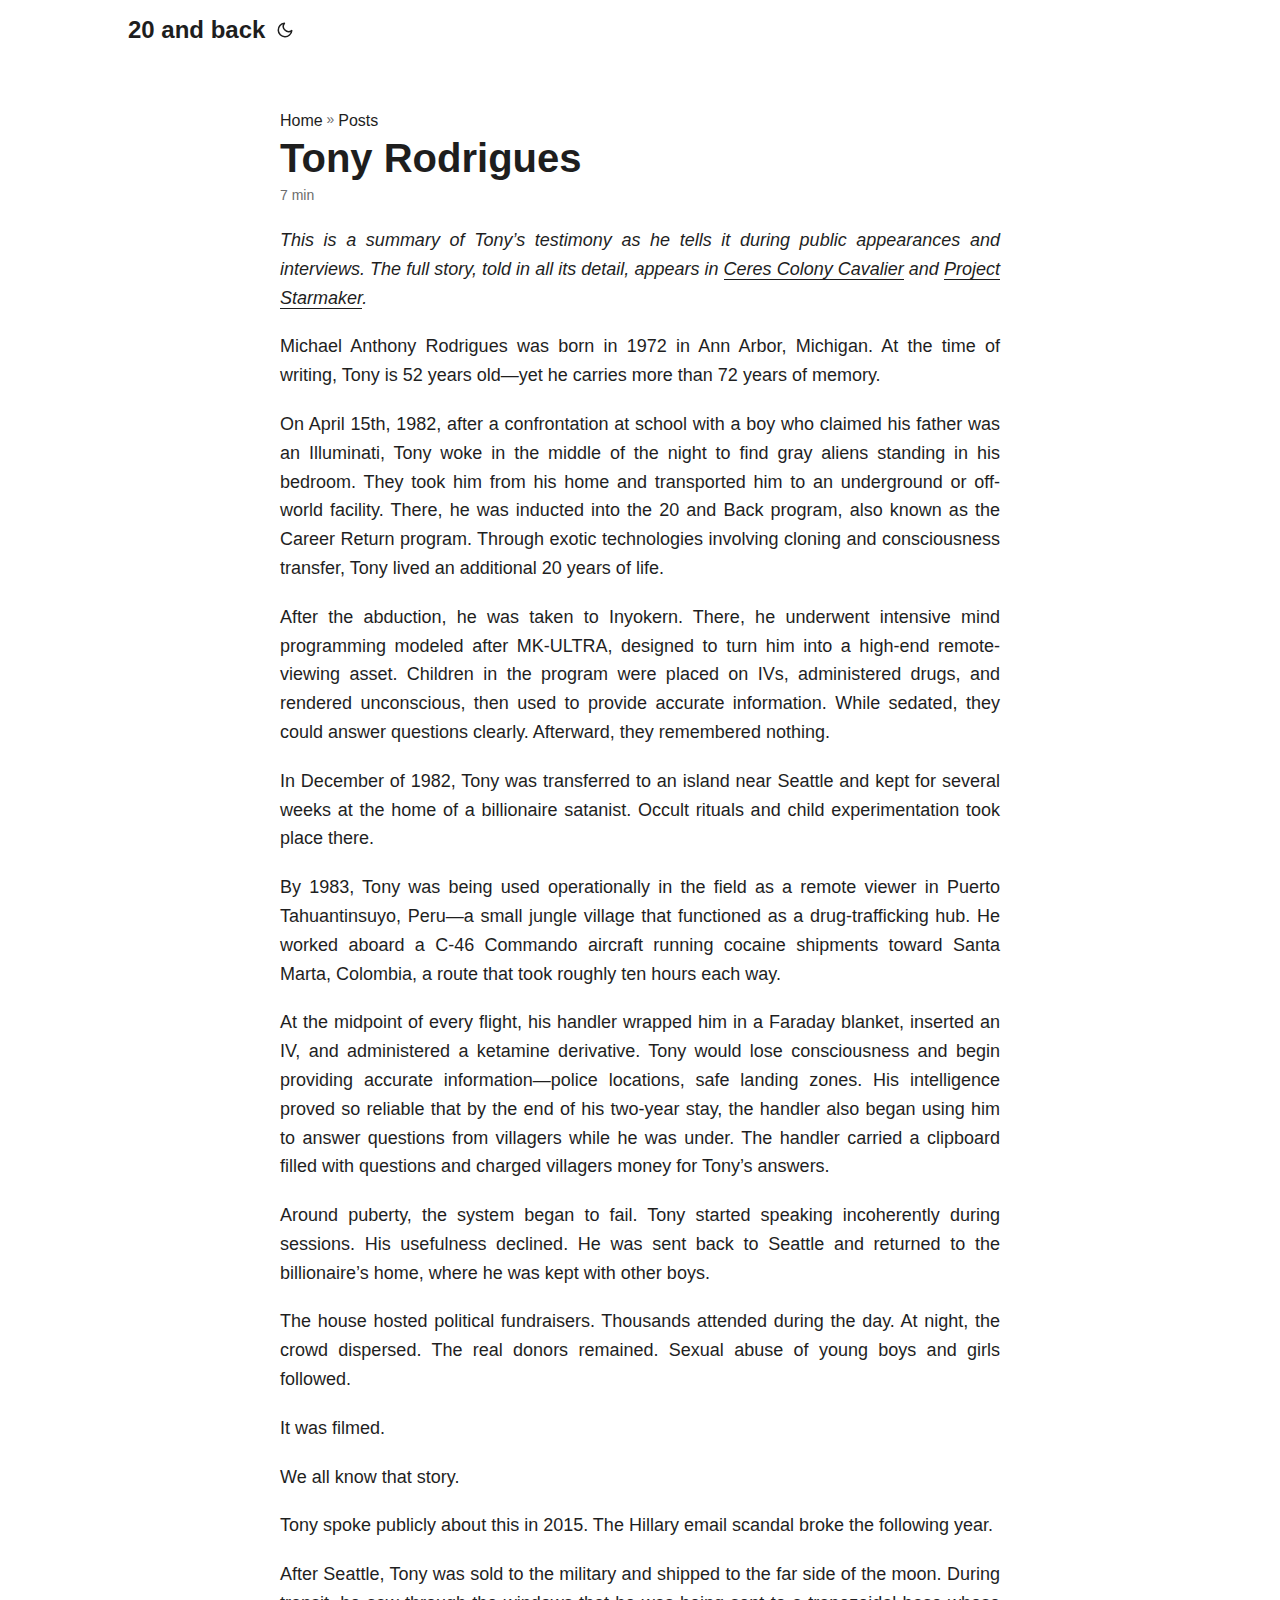
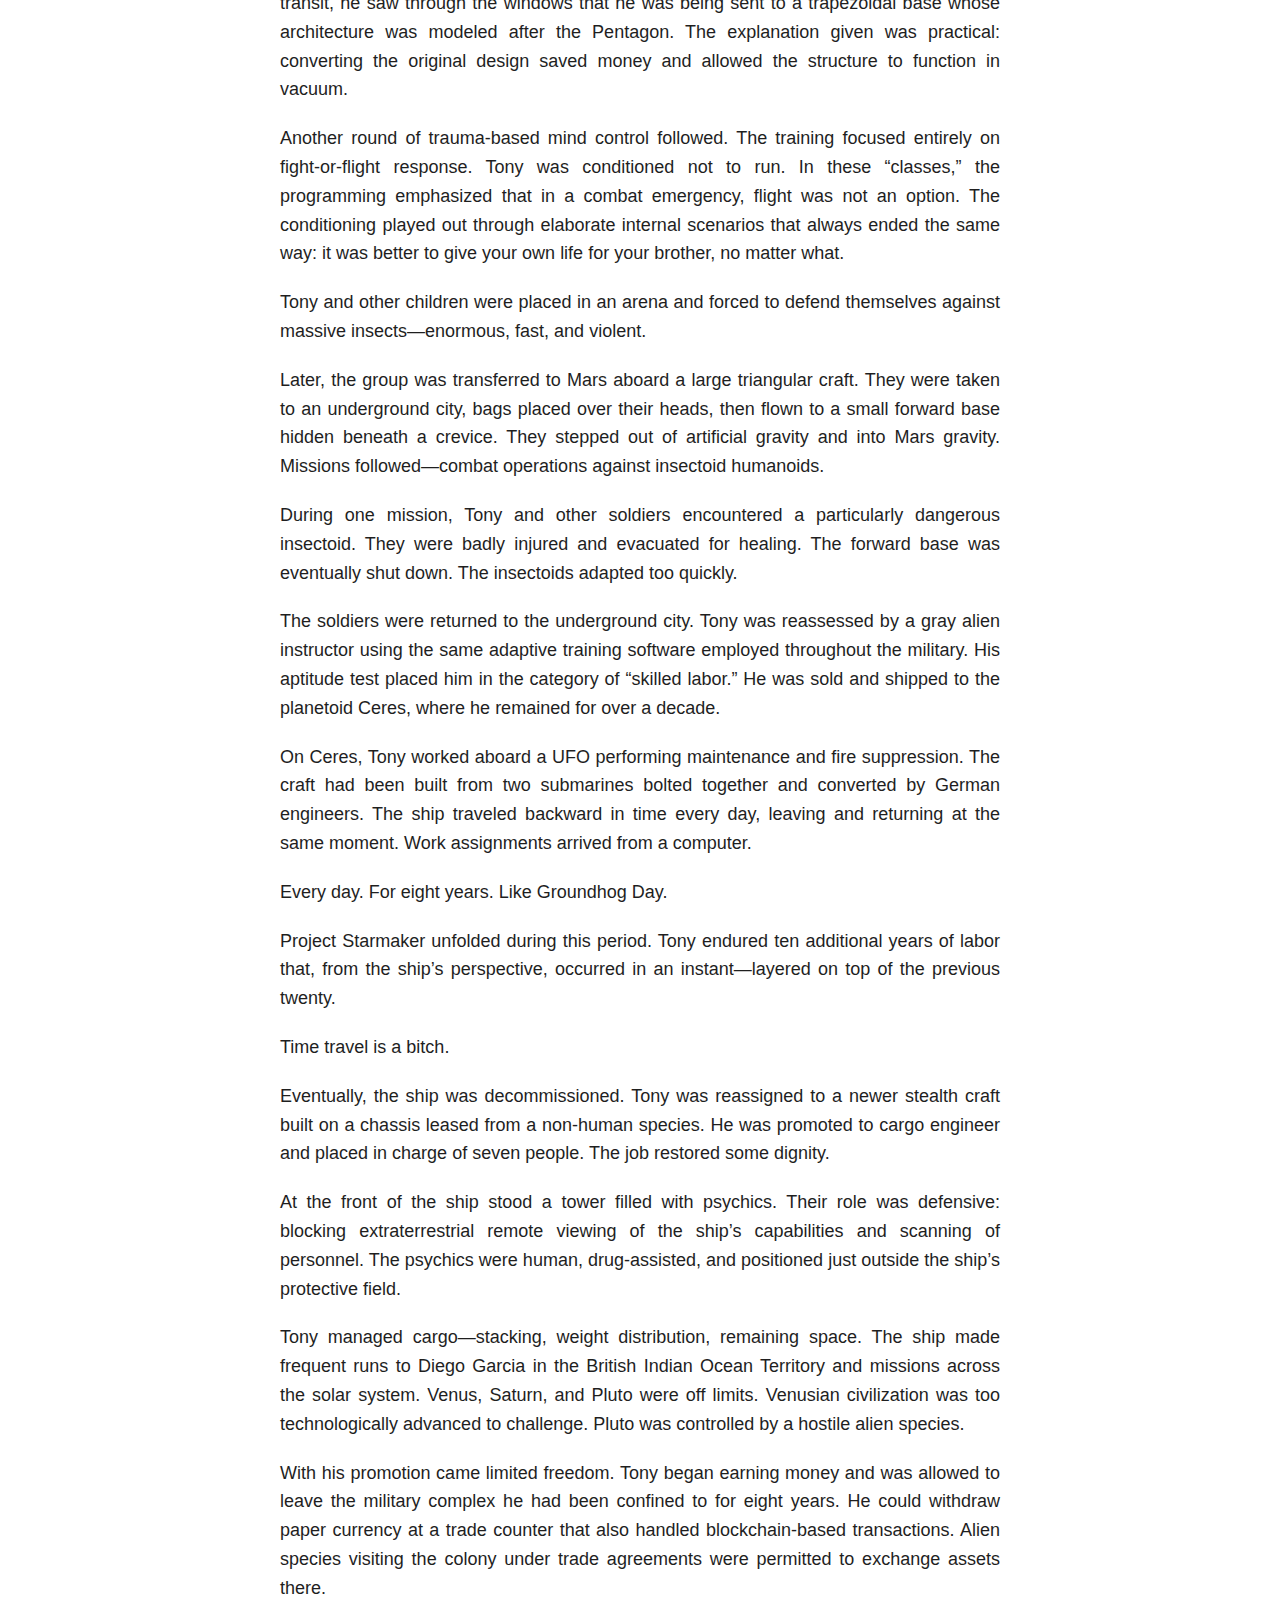
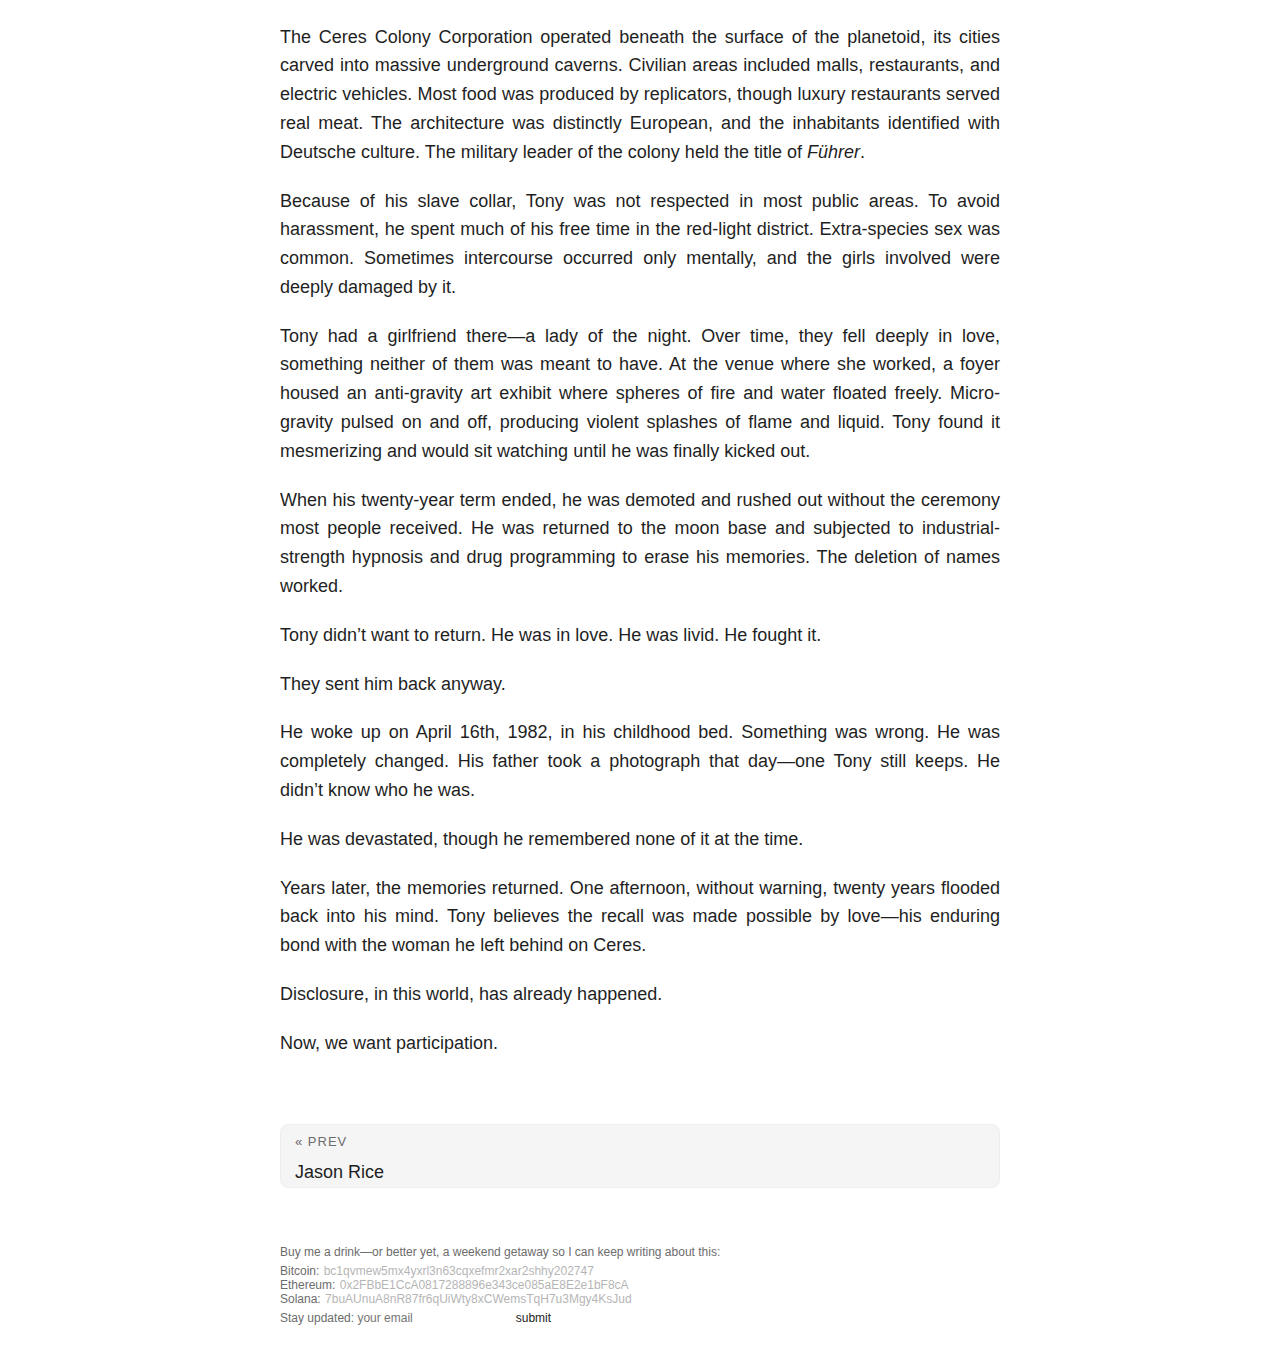
<file: posts/tony-rodrigues/index.html>
<!doctype html><html lang=en dir=auto><head><meta charset=utf-8><meta http-equiv=X-UA-Compatible content="IE=edge"><meta name=viewport content="width=device-width,initial-scale=1,shrink-to-fit=no"><meta name=robots content="index, follow"><title>Tony Rodrigues | 20 and back</title>
<meta name=keywords content><meta name=description content="This is a summary of Tony’s testimony as he tells it during public appearances and interviews. The full story, told in all its detail, appears in Ceres Colony Cavalier and Project Starmaker.
Michael Anthony Rodrigues was born in 1972 in Ann Arbor, Michigan. At the time of writing, Tony is 52 years old—yet he carries more than 72 years of memory.
On April 15th, 1982, after a confrontation at school with a boy who claimed his father was an Illuminati, Tony woke in the middle of the night to find gray aliens standing in his bedroom. They took him from his home and transported him to an underground or off-world facility. There, he was inducted into the 20 and Back program, also known as the Career Return program. Through exotic technologies involving cloning and consciousness transfer, Tony lived an additional 20 years of life."><meta name=author content><link rel=canonical href=https://20andback.co/posts/tony-rodrigues/><link crossorigin=anonymous href=/assets/css/stylesheet.143fe8fe18704540ccfc074048af9a2ad0833452c653ac7108db287cea753616.css integrity="sha256-FD/o/hhwRUDM/AdASK+aKtCDNFLGU6xxCNsofOp1NhY=" rel="preload stylesheet" as=style><link rel=icon href=https://20andback.co/favicon.ico><link rel=icon type=image/png sizes=16x16 href=https://20andback.co/favicon-16x16.png><link rel=icon type=image/png sizes=32x32 href=https://20andback.co/favicon-32x32.png><link rel=apple-touch-icon href=https://20andback.co/apple-touch-icon.png><link rel=mask-icon href=https://20andback.co/safari-pinned-tab.svg><meta name=theme-color content="#2e2e33"><meta name=msapplication-TileColor content="#2e2e33"><link rel=alternate hreflang=en href=https://20andback.co/posts/tony-rodrigues/><noscript><style>#theme-toggle,.top-link{display:none}</style><style>@media(prefers-color-scheme:dark){:root{--theme:rgb(29, 30, 32);--entry:rgb(46, 46, 51);--primary:rgb(218, 218, 219);--secondary:rgb(155, 156, 157);--tertiary:rgb(65, 66, 68);--content:rgb(196, 196, 197);--code-block-bg:rgb(46, 46, 51);--code-bg:rgb(55, 56, 62);--border:rgb(51, 51, 51)}.list{background:var(--theme)}.list:not(.dark)::-webkit-scrollbar-track{background:0 0}.list:not(.dark)::-webkit-scrollbar-thumb{border-color:var(--theme)}}</style></noscript><meta property="og:url" content="https://20andback.co/posts/tony-rodrigues/"><meta property="og:site_name" content="20 and back"><meta property="og:title" content="Tony Rodrigues"><meta property="og:description" content="This is a summary of Tony’s testimony as he tells it during public appearances and interviews. The full story, told in all its detail, appears in Ceres Colony Cavalier and Project Starmaker.
Michael Anthony Rodrigues was born in 1972 in Ann Arbor, Michigan. At the time of writing, Tony is 52 years old—yet he carries more than 72 years of memory.
On April 15th, 1982, after a confrontation at school with a boy who claimed his father was an Illuminati, Tony woke in the middle of the night to find gray aliens standing in his bedroom. They took him from his home and transported him to an underground or off-world facility. There, he was inducted into the 20 and Back program, also known as the Career Return program. Through exotic technologies involving cloning and consciousness transfer, Tony lived an additional 20 years of life."><meta property="og:locale" content="en-us"><meta property="og:type" content="article"><meta property="article:section" content="posts"><meta property="og:image" content="https://20andback.co/images/papermod-cover.png"><meta name=twitter:card content="summary_large_image"><meta name=twitter:image content="https://20andback.co/images/papermod-cover.png"><meta name=twitter:title content="Tony Rodrigues"><meta name=twitter:description content="This is a summary of Tony’s testimony as he tells it during public appearances and interviews. The full story, told in all its detail, appears in Ceres Colony Cavalier and Project Starmaker.
Michael Anthony Rodrigues was born in 1972 in Ann Arbor, Michigan. At the time of writing, Tony is 52 years old—yet he carries more than 72 years of memory.
On April 15th, 1982, after a confrontation at school with a boy who claimed his father was an Illuminati, Tony woke in the middle of the night to find gray aliens standing in his bedroom. They took him from his home and transported him to an underground or off-world facility. There, he was inducted into the 20 and Back program, also known as the Career Return program. Through exotic technologies involving cloning and consciousness transfer, Tony lived an additional 20 years of life."><script type=application/ld+json>{"@context":"https://schema.org","@type":"BreadcrumbList","itemListElement":[{"@type":"ListItem","position":1,"name":"Posts","item":"https://20andback.co/posts/"},{"@type":"ListItem","position":2,"name":"Tony Rodrigues","item":"https://20andback.co/posts/tony-rodrigues/"}]}</script><script type=application/ld+json>{"@context":"https://schema.org","@type":"BlogPosting","headline":"Tony Rodrigues","name":"Tony Rodrigues","description":"This is a summary of Tony’s testimony as he tells it during public appearances and interviews. The full story, told in all its detail, appears in Ceres Colony Cavalier and Project Starmaker.\nMichael Anthony Rodrigues was born in 1972 in Ann Arbor, Michigan. At the time of writing, Tony is 52 years old—yet he carries more than 72 years of memory.\nOn April 15th, 1982, after a confrontation at school with a boy who claimed his father was an Illuminati, Tony woke in the middle of the night to find gray aliens standing in his bedroom. They took him from his home and transported him to an underground or off-world facility. There, he was inducted into the 20 and Back program, also known as the Career Return program. Through exotic technologies involving cloning and consciousness transfer, Tony lived an additional 20 years of life.\n","keywords":[],"articleBody":"This is a summary of Tony’s testimony as he tells it during public appearances and interviews. The full story, told in all its detail, appears in Ceres Colony Cavalier and Project Starmaker.\nMichael Anthony Rodrigues was born in 1972 in Ann Arbor, Michigan. At the time of writing, Tony is 52 years old—yet he carries more than 72 years of memory.\nOn April 15th, 1982, after a confrontation at school with a boy who claimed his father was an Illuminati, Tony woke in the middle of the night to find gray aliens standing in his bedroom. They took him from his home and transported him to an underground or off-world facility. There, he was inducted into the 20 and Back program, also known as the Career Return program. Through exotic technologies involving cloning and consciousness transfer, Tony lived an additional 20 years of life.\nAfter the abduction, he was taken to Inyokern. There, he underwent intensive mind programming modeled after MK-ULTRA, designed to turn him into a high-end remote-viewing asset. Children in the program were placed on IVs, administered drugs, and rendered unconscious, then used to provide accurate information. While sedated, they could answer questions clearly. Afterward, they remembered nothing.\nIn December of 1982, Tony was transferred to an island near Seattle and kept for several weeks at the home of a billionaire satanist. Occult rituals and child experimentation took place there.\nBy 1983, Tony was being used operationally in the field as a remote viewer in Puerto Tahuantinsuyo, Peru—a small jungle village that functioned as a drug-trafficking hub. He worked aboard a C-46 Commando aircraft running cocaine shipments toward Santa Marta, Colombia, a route that took roughly ten hours each way.\nAt the midpoint of every flight, his handler wrapped him in a Faraday blanket, inserted an IV, and administered a ketamine derivative. Tony would lose consciousness and begin providing accurate information—police locations, safe landing zones. His intelligence proved so reliable that by the end of his two-year stay, the handler also began using him to answer questions from villagers while he was under. The handler carried a clipboard filled with questions and charged villagers money for Tony’s answers.\nAround puberty, the system began to fail. Tony started speaking incoherently during sessions. His usefulness declined. He was sent back to Seattle and returned to the billionaire’s home, where he was kept with other boys.\nThe house hosted political fundraisers. Thousands attended during the day. At night, the crowd dispersed. The real donors remained. Sexual abuse of young boys and girls followed.\nIt was filmed.\nWe all know that story.\nTony spoke publicly about this in 2015. The Hillary email scandal broke the following year.\nAfter Seattle, Tony was sold to the military and shipped to the far side of the moon. During transit, he saw through the windows that he was being sent to a trapezoidal base whose architecture was modeled after the Pentagon. The explanation given was practical: converting the original design saved money and allowed the structure to function in vacuum.\nAnother round of trauma-based mind control followed. The training focused entirely on fight-or-flight response. Tony was conditioned not to run. In these “classes,” the programming emphasized that in a combat emergency, flight was not an option. The conditioning played out through elaborate internal scenarios that always ended the same way: it was better to give your own life for your brother, no matter what.\nTony and other children were placed in an arena and forced to defend themselves against massive insects—enormous, fast, and violent.\nLater, the group was transferred to Mars aboard a large triangular craft. They were taken to an underground city, bags placed over their heads, then flown to a small forward base hidden beneath a crevice. They stepped out of artificial gravity and into Mars gravity. Missions followed—combat operations against insectoid humanoids.\nDuring one mission, Tony and other soldiers encountered a particularly dangerous insectoid. They were badly injured and evacuated for healing. The forward base was eventually shut down. The insectoids adapted too quickly.\nThe soldiers were returned to the underground city. Tony was reassessed by a gray alien instructor using the same adaptive training software employed throughout the military. His aptitude test placed him in the category of “skilled labor.” He was sold and shipped to the planetoid Ceres, where he remained for over a decade.\nOn Ceres, Tony worked aboard a UFO performing maintenance and fire suppression. The craft had been built from two submarines bolted together and converted by German engineers. The ship traveled backward in time every day, leaving and returning at the same moment. Work assignments arrived from a computer.\nEvery day. For eight years. Like Groundhog Day.\nProject Starmaker unfolded during this period. Tony endured ten additional years of labor that, from the ship’s perspective, occurred in an instant—layered on top of the previous twenty.\nTime travel is a bitch.\nEventually, the ship was decommissioned. Tony was reassigned to a newer stealth craft built on a chassis leased from a non-human species. He was promoted to cargo engineer and placed in charge of seven people. The job restored some dignity.\nAt the front of the ship stood a tower filled with psychics. Their role was defensive: blocking extraterrestrial remote viewing of the ship’s capabilities and scanning of personnel. The psychics were human, drug-assisted, and positioned just outside the ship’s protective field.\nTony managed cargo—stacking, weight distribution, remaining space. The ship made frequent runs to Diego Garcia in the British Indian Ocean Territory and missions across the solar system. Venus, Saturn, and Pluto were off limits. Venusian civilization was too technologically advanced to challenge. Pluto was controlled by a hostile alien species.\nWith his promotion came limited freedom. Tony began earning money and was allowed to leave the military complex he had been confined to for eight years. He could withdraw paper currency at a trade counter that also handled blockchain-based transactions. Alien species visiting the colony under trade agreements were permitted to exchange assets there.\nThe Ceres Colony Corporation operated beneath the surface of the planetoid, its cities carved into massive underground caverns. Civilian areas included malls, restaurants, and electric vehicles. Most food was produced by replicators, though luxury restaurants served real meat. The architecture was distinctly European, and the inhabitants identified with Deutsche culture. The military leader of the colony held the title of Führer.\nBecause of his slave collar, Tony was not respected in most public areas. To avoid harassment, he spent much of his free time in the red-light district. Extra-species sex was common. Sometimes intercourse occurred only mentally, and the girls involved were deeply damaged by it.\nTony had a girlfriend there—a lady of the night. Over time, they fell deeply in love, something neither of them was meant to have. At the venue where she worked, a foyer housed an anti-gravity art exhibit where spheres of fire and water floated freely. Micro-gravity pulsed on and off, producing violent splashes of flame and liquid. Tony found it mesmerizing and would sit watching until he was finally kicked out.\nWhen his twenty-year term ended, he was demoted and rushed out without the ceremony most people received. He was returned to the moon base and subjected to industrial-strength hypnosis and drug programming to erase his memories. The deletion of names worked.\nTony didn’t want to return. He was in love. He was livid. He fought it.\nThey sent him back anyway.\nHe woke up on April 16th, 1982, in his childhood bed. Something was wrong. He was completely changed. His father took a photograph that day—one Tony still keeps. He didn’t know who he was.\nHe was devastated, though he remembered none of it at the time.\nYears later, the memories returned. One afternoon, without warning, twenty years flooded back into his mind. Tony believes the recall was made possible by love—his enduring bond with the woman he left behind on Ceres.\nDisclosure, in this world, has already happened.\nNow, we want participation.\n","wordCount":"1328","inLanguage":"en","image":"https://20andback.co/images/papermod-cover.png","datePublished":"0001-01-01T00:00:00Z","dateModified":"0001-01-01T00:00:00Z","mainEntityOfPage":{"@type":"WebPage","@id":"https://20andback.co/posts/tony-rodrigues/"},"publisher":{"@type":"Organization","name":"20 and back","logo":{"@type":"ImageObject","url":"https://20andback.co/favicon.ico"}}}</script></head><body id=top><script>localStorage.getItem("pref-theme")==="dark"?document.body.classList.add("dark"):localStorage.getItem("pref-theme")==="light"?document.body.classList.remove("dark"):window.matchMedia("(prefers-color-scheme: dark)").matches&&document.body.classList.add("dark")</script><header class=header><nav class=nav><div class=logo><a href=https://20andback.co/ accesskey=h title="20 and back (Alt + H)">20 and back</a><div class=logo-switches><button id=theme-toggle accesskey=t title="(Alt + T)" aria-label="Toggle theme"><svg id="moon" width="24" height="18" viewBox="0 0 24 24" fill="none" stroke="currentcolor" stroke-width="2" stroke-linecap="round" stroke-linejoin="round"><path d="M21 12.79A9 9 0 1111.21 3 7 7 0 0021 12.79z"/></svg><svg id="sun" width="24" height="18" viewBox="0 0 24 24" fill="none" stroke="currentcolor" stroke-width="2" stroke-linecap="round" stroke-linejoin="round"><circle cx="12" cy="12" r="5"/><line x1="12" y1="1" x2="12" y2="3"/><line x1="12" y1="21" x2="12" y2="23"/><line x1="4.22" y1="4.22" x2="5.64" y2="5.64"/><line x1="18.36" y1="18.36" x2="19.78" y2="19.78"/><line x1="1" y1="12" x2="3" y2="12"/><line x1="21" y1="12" x2="23" y2="12"/><line x1="4.22" y1="19.78" x2="5.64" y2="18.36"/><line x1="18.36" y1="5.64" x2="19.78" y2="4.22"/></svg></button></div></div><ul id=menu></ul></nav></header><main class=main><article class=post-single><header class=post-header><div class=breadcrumbs><a href=https://20andback.co/>Home</a>&nbsp;»&nbsp;<a href=https://20andback.co/posts/>Posts</a></div><h1 class="post-title entry-hint-parent">Tony Rodrigues</h1><div class=post-meta>7 min</div></header><div class=post-content><p><em>This is a summary of Tony’s testimony as he tells it during public appearances and interviews. The full story, told in all its detail, appears in <a href=https://www.amazon.com/Ceres-Colony-Cavalier-Account-Abduction/dp/B09PHH7LC7>Ceres Colony Cavalier</a> and <a href=https://www.amazon.com/Project-Starmaker-Cavalier-Collection-Stories/dp/B0C52JNHFP/133-0108678-1383309>Project Starmaker</a>.</em></p><p>Michael Anthony Rodrigues was born in 1972 in Ann Arbor, Michigan. At the time of writing, Tony is 52 years old—yet he carries more than 72 years of memory.</p><p>On April 15th, 1982, after a confrontation at school with a boy who claimed his father was an Illuminati, Tony woke in the middle of the night to find gray aliens standing in his bedroom. They took him from his home and transported him to an underground or off-world facility. There, he was inducted into the 20 and Back program, also known as the Career Return program. Through exotic technologies involving cloning and consciousness transfer, Tony lived an additional 20 years of life.</p><p>After the abduction, he was taken to Inyokern. There, he underwent intensive mind programming modeled after MK-ULTRA, designed to turn him into a high-end remote-viewing asset. Children in the program were placed on IVs, administered drugs, and rendered unconscious, then used to provide accurate information. While sedated, they could answer questions clearly. Afterward, they remembered nothing.</p><p>In December of 1982, Tony was transferred to an island near Seattle and kept for several weeks at the home of a billionaire satanist. Occult rituals and child experimentation took place there.</p><p>By 1983, Tony was being used operationally in the field as a remote viewer in Puerto Tahuantinsuyo, Peru—a small jungle village that functioned as a drug-trafficking hub. He worked aboard a C-46 Commando aircraft running cocaine shipments toward Santa Marta, Colombia, a route that took roughly ten hours each way.</p><p>At the midpoint of every flight, his handler wrapped him in a Faraday blanket, inserted an IV, and administered a ketamine derivative. Tony would lose consciousness and begin providing accurate information—police locations, safe landing zones. His intelligence proved so reliable that by the end of his two-year stay, the handler also began using him to answer questions from villagers while he was under. The handler carried a clipboard filled with questions and charged villagers money for Tony’s answers.</p><p>Around puberty, the system began to fail. Tony started speaking incoherently during sessions. His usefulness declined. He was sent back to Seattle and returned to the billionaire’s home, where he was kept with other boys.</p><p>The house hosted political fundraisers. Thousands attended during the day. At night, the crowd dispersed. The real donors remained. Sexual abuse of young boys and girls followed.</p><p>It was filmed.</p><p>We all know that story.</p><p>Tony spoke publicly about this in 2015. The Hillary email scandal broke the following year.</p><p>After Seattle, Tony was sold to the military and shipped to the far side of the moon. During transit, he saw through the windows that he was being sent to a trapezoidal base whose architecture was modeled after the Pentagon. The explanation given was practical: converting the original design saved money and allowed the structure to function in vacuum.</p><p>Another round of trauma-based mind control followed. The training focused entirely on fight-or-flight response. Tony was conditioned not to run. In these “classes,” the programming emphasized that in a combat emergency, flight was not an option. The conditioning played out through elaborate internal scenarios that always ended the same way: it was better to give your own life for your brother, no matter what.</p><p>Tony and other children were placed in an arena and forced to defend themselves against massive insects—enormous, fast, and violent.</p><p>Later, the group was transferred to Mars aboard a large triangular craft. They were taken to an underground city, bags placed over their heads, then flown to a small forward base hidden beneath a crevice. They stepped out of artificial gravity and into Mars gravity. Missions followed—combat operations against insectoid humanoids.</p><p>During one mission, Tony and other soldiers encountered a particularly dangerous insectoid. They were badly injured and evacuated for healing. The forward base was eventually shut down. The insectoids adapted too quickly.</p><p>The soldiers were returned to the underground city. Tony was reassessed by a gray alien instructor using the same adaptive training software employed throughout the military. His aptitude test placed him in the category of “skilled labor.” He was sold and shipped to the planetoid Ceres, where he remained for over a decade.</p><p>On Ceres, Tony worked aboard a UFO performing maintenance and fire suppression. The craft had been built from two submarines bolted together and converted by German engineers. The ship traveled backward in time every day, leaving and returning at the same moment. Work assignments arrived from a computer.</p><p>Every day.
For eight years.
Like Groundhog Day.</p><p>Project Starmaker unfolded during this period. Tony endured ten additional years of labor that, from the ship’s perspective, occurred in an instant—layered on top of the previous twenty.</p><p>Time travel is a bitch.</p><p>Eventually, the ship was decommissioned. Tony was reassigned to a newer stealth craft built on a chassis leased from a non-human species. He was promoted to cargo engineer and placed in charge of seven people. The job restored some dignity.</p><p>At the front of the ship stood a tower filled with psychics. Their role was defensive: blocking extraterrestrial remote viewing of the ship’s capabilities and scanning of personnel. The psychics were human, drug-assisted, and positioned just outside the ship’s protective field.</p><p>Tony managed cargo—stacking, weight distribution, remaining space. The ship made frequent runs to Diego Garcia in the British Indian Ocean Territory and missions across the solar system. Venus, Saturn, and Pluto were off limits. Venusian civilization was too technologically advanced to challenge. Pluto was controlled by a hostile alien species.</p><p>With his promotion came limited freedom. Tony began earning money and was allowed to leave the military complex he had been confined to for eight years. He could withdraw paper currency at a trade counter that also handled blockchain-based transactions. Alien species visiting the colony under trade agreements were permitted to exchange assets there.</p><p>The Ceres Colony Corporation operated beneath the surface of the planetoid, its cities carved into massive underground caverns. Civilian areas included malls, restaurants, and electric vehicles. Most food was produced by replicators, though luxury restaurants served real meat. The architecture was distinctly European, and the inhabitants identified with Deutsche culture. The military leader of the colony held the title of <em>Führer</em>.</p><p>Because of his slave collar, Tony was not respected in most public areas. To avoid harassment, he spent much of his free time in the red-light district. Extra-species sex was common. Sometimes intercourse occurred only mentally, and the girls involved were deeply damaged by it.</p><p>Tony had a girlfriend there—a lady of the night. Over time, they fell deeply in love, something neither of them was meant to have. At the venue where she worked, a foyer housed an anti-gravity art exhibit where spheres of fire and water floated freely. Micro-gravity pulsed on and off, producing violent splashes of flame and liquid. Tony found it mesmerizing and would sit watching until he was finally kicked out.</p><p>When his twenty-year term ended, he was demoted and rushed out without the ceremony most people received. He was returned to the moon base and subjected to industrial-strength hypnosis and drug programming to erase his memories. The deletion of names worked.</p><p>Tony didn’t want to return. He was in love. He was livid. He fought it.</p><p>They sent him back anyway.</p><p>He woke up on April 16th, 1982, in his childhood bed. Something was wrong. He was completely changed. His father took a photograph that day—one Tony still keeps. He didn’t know who he was.</p><p>He was devastated, though he remembered none of it at the time.</p><p>Years later, the memories returned. One afternoon, without warning, twenty years flooded back into his mind. Tony believes the recall was made possible by love—his enduring bond with the woman he left behind on Ceres.</p><p>Disclosure, in this world, has already happened.</p><p>Now, we want participation.</p></div><footer class=post-footer><ul class=post-tags></ul><nav class=paginav><a class=prev href=https://20andback.co/posts/jason-rice/><span class=title>« Prev</span><br><span>Jason Rice</span></a></nav></footer></article></main><footer class=footer><p>Buy me a drink—or better yet, a weekend getaway so I can keep writing about this:<br></p><div class=addresses><div>Bitcoin: <span>bc1qvmew5mx4yxrl3n63cqxefmr2xar2shhy202747</span></div><div>Ethereum: <span>0x2FBbE1CcA0817288896e343ce085aE8E2e1bF8cA</span></div><div>Solana: <span>7buAUnuA8nR87fr6qUiWty8xCWemsTqH7u3Mgy4KsJud</span></div></div><form action=https://formspree.io/f/xvgkdzgw method=post><label for=email>Stay updated:</label>
<input name=Email id=email type=email placeholder="your email" required>
<button type=submit>submit</button></form>·
<span>Powered by
<a href=https://gohugo.io/ rel="noopener noreferrer" target=_blank>Hugo</a> &
        <a href=https://github.com/adityatelange/hugo-PaperMod/ rel=noopener target=_blank>PaperMod</a></span></footer><a href=#top aria-label="go to top" title="Go to Top (Alt + G)" class=top-link id=top-link accesskey=g><svg viewBox="0 0 12 6" fill="currentcolor"><path d="M12 6H0l6-6z"/></svg>
</a><script>document.addEventListener("DOMContentLoaded",function(){document.querySelector(".footer")?.childNodes.forEach(e=>{e.textContent.trim()==="·"&&(e.textContent="")})})</script><script>let menu=document.getElementById("menu");menu&&(menu.scrollLeft=localStorage.getItem("menu-scroll-position"),menu.onscroll=function(){localStorage.setItem("menu-scroll-position",menu.scrollLeft)}),document.querySelectorAll('a[href^="#"]').forEach(e=>{e.addEventListener("click",function(e){e.preventDefault();var t=this.getAttribute("href").substr(1);window.matchMedia("(prefers-reduced-motion: reduce)").matches?document.querySelector(`[id='${decodeURIComponent(t)}']`).scrollIntoView():document.querySelector(`[id='${decodeURIComponent(t)}']`).scrollIntoView({behavior:"smooth"}),t==="top"?history.replaceState(null,null," "):history.pushState(null,null,`#${t}`)})})</script><script>var mybutton=document.getElementById("top-link");window.onscroll=function(){document.body.scrollTop>800||document.documentElement.scrollTop>800?(mybutton.style.visibility="visible",mybutton.style.opacity="1"):(mybutton.style.visibility="hidden",mybutton.style.opacity="0")}</script><script>document.getElementById("theme-toggle").addEventListener("click",()=>{document.body.className.includes("dark")?(document.body.classList.remove("dark"),localStorage.setItem("pref-theme","light")):(document.body.classList.add("dark"),localStorage.setItem("pref-theme","dark"))})</script><script>document.querySelectorAll("pre > code").forEach(e=>{const n=e.parentNode.parentNode,t=document.createElement("button");t.classList.add("copy-code"),t.innerHTML="copy";function s(){t.innerHTML="copied!",setTimeout(()=>{t.innerHTML="copy"},2e3)}t.addEventListener("click",t=>{if("clipboard"in navigator){navigator.clipboard.writeText(e.textContent),s();return}const n=document.createRange();n.selectNodeContents(e);const o=window.getSelection();o.removeAllRanges(),o.addRange(n);try{document.execCommand("copy"),s()}catch{}o.removeRange(n)}),n.classList.contains("highlight")?n.appendChild(t):n.parentNode.firstChild==n||(e.parentNode.parentNode.parentNode.parentNode.parentNode.nodeName=="TABLE"?e.parentNode.parentNode.parentNode.parentNode.parentNode.appendChild(t):e.parentNode.appendChild(t))})</script></body></html>
</file>
